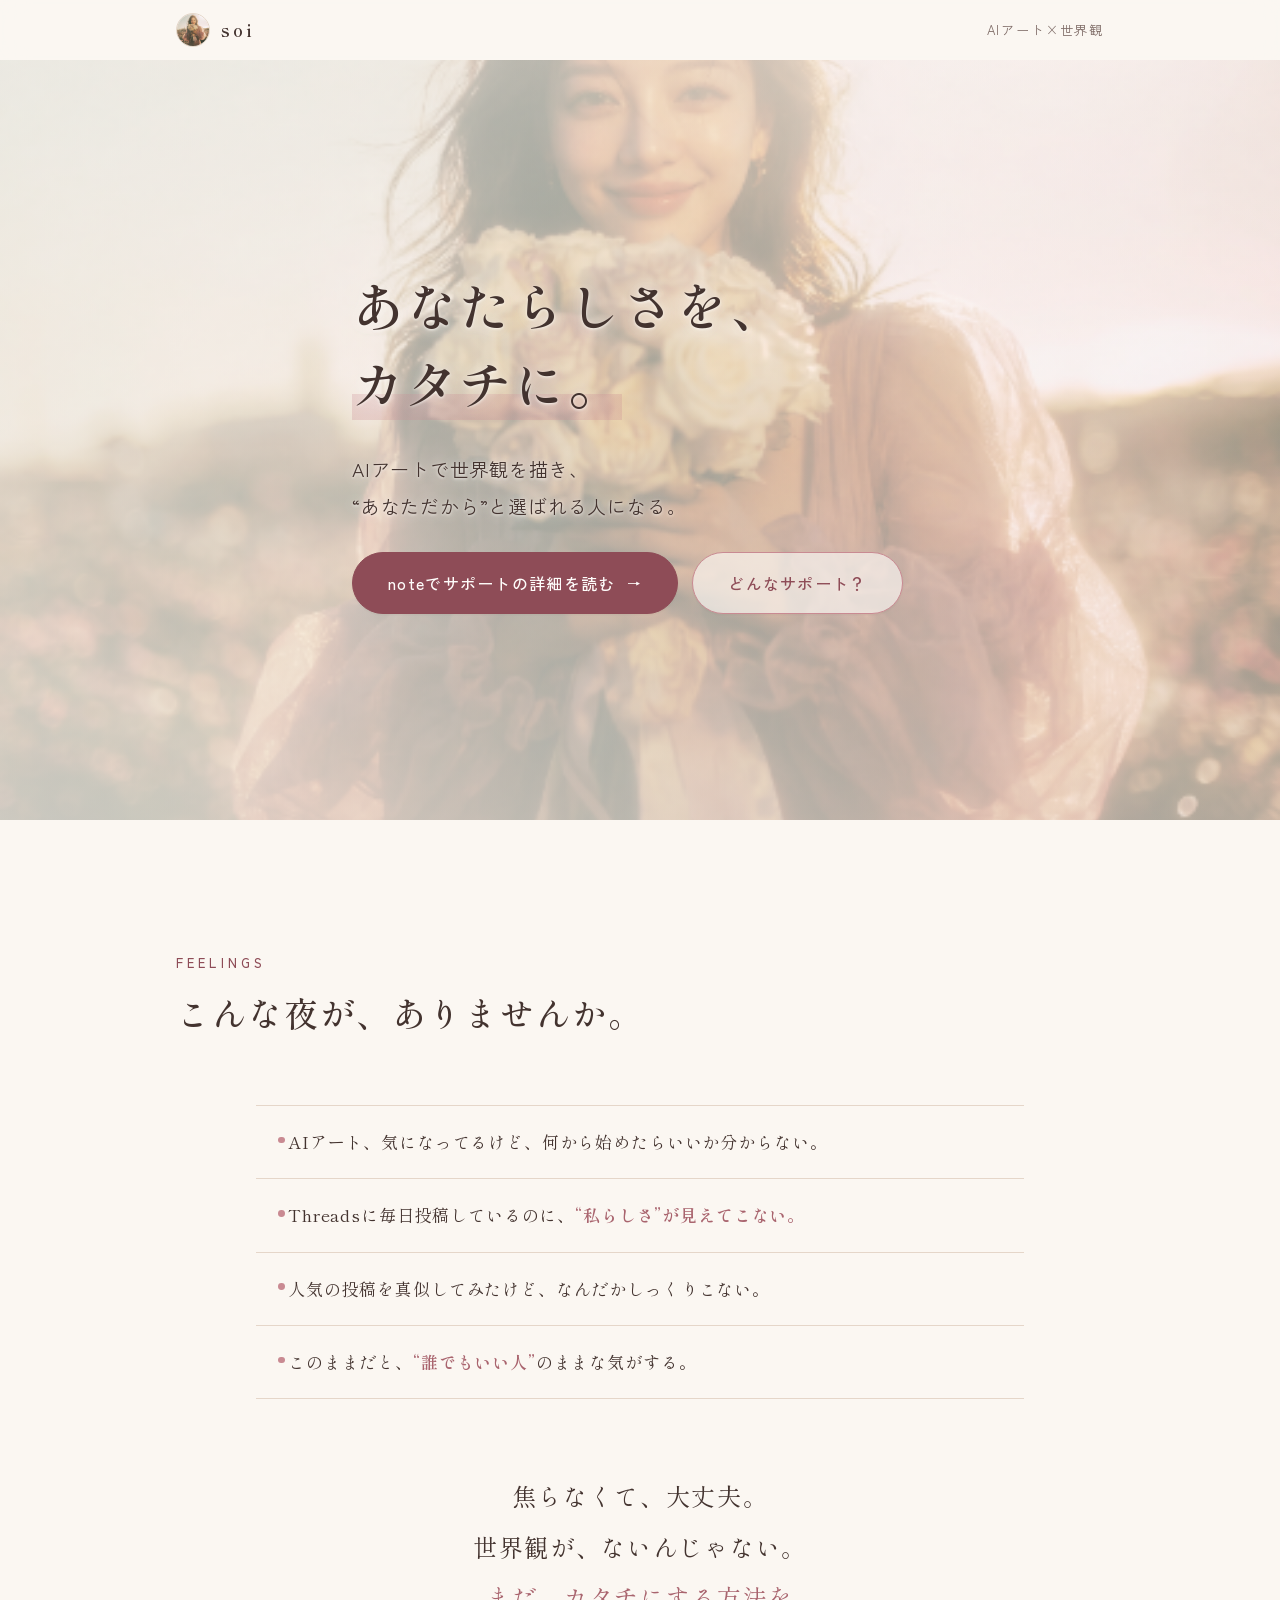
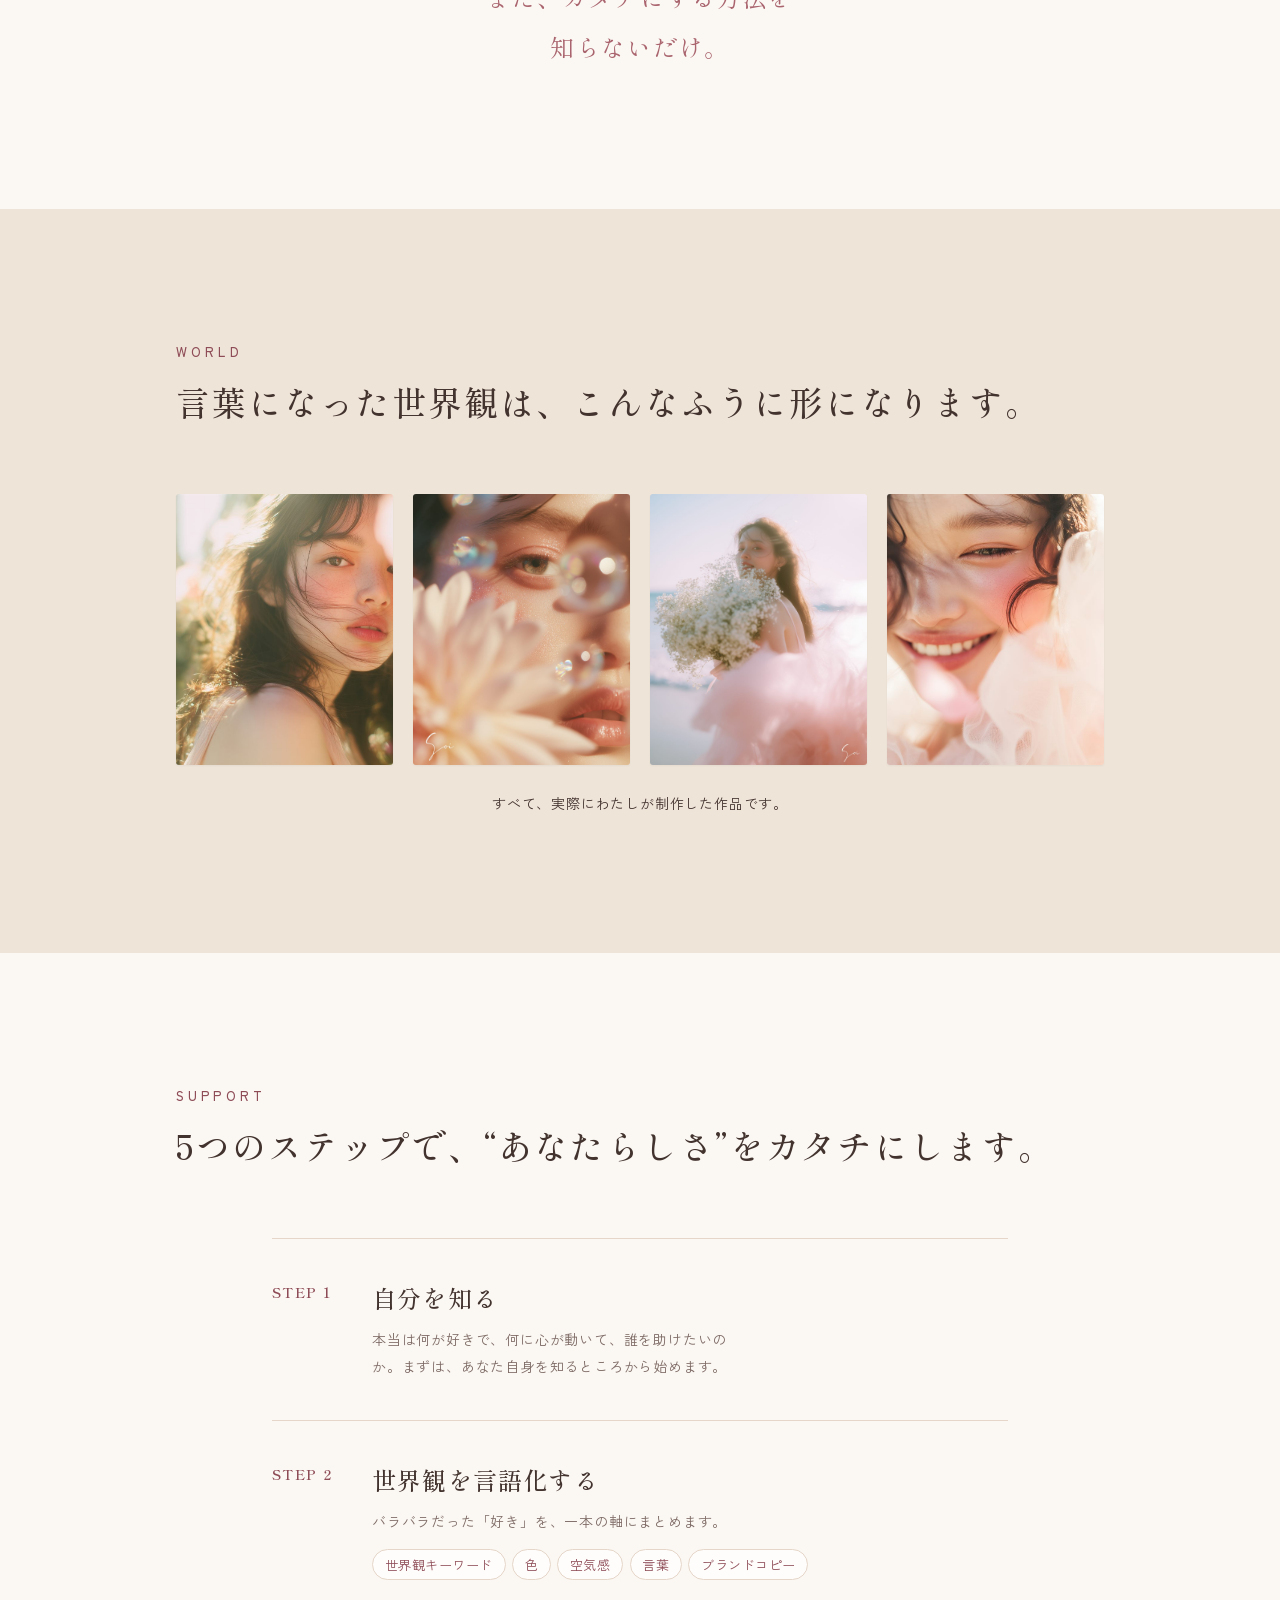
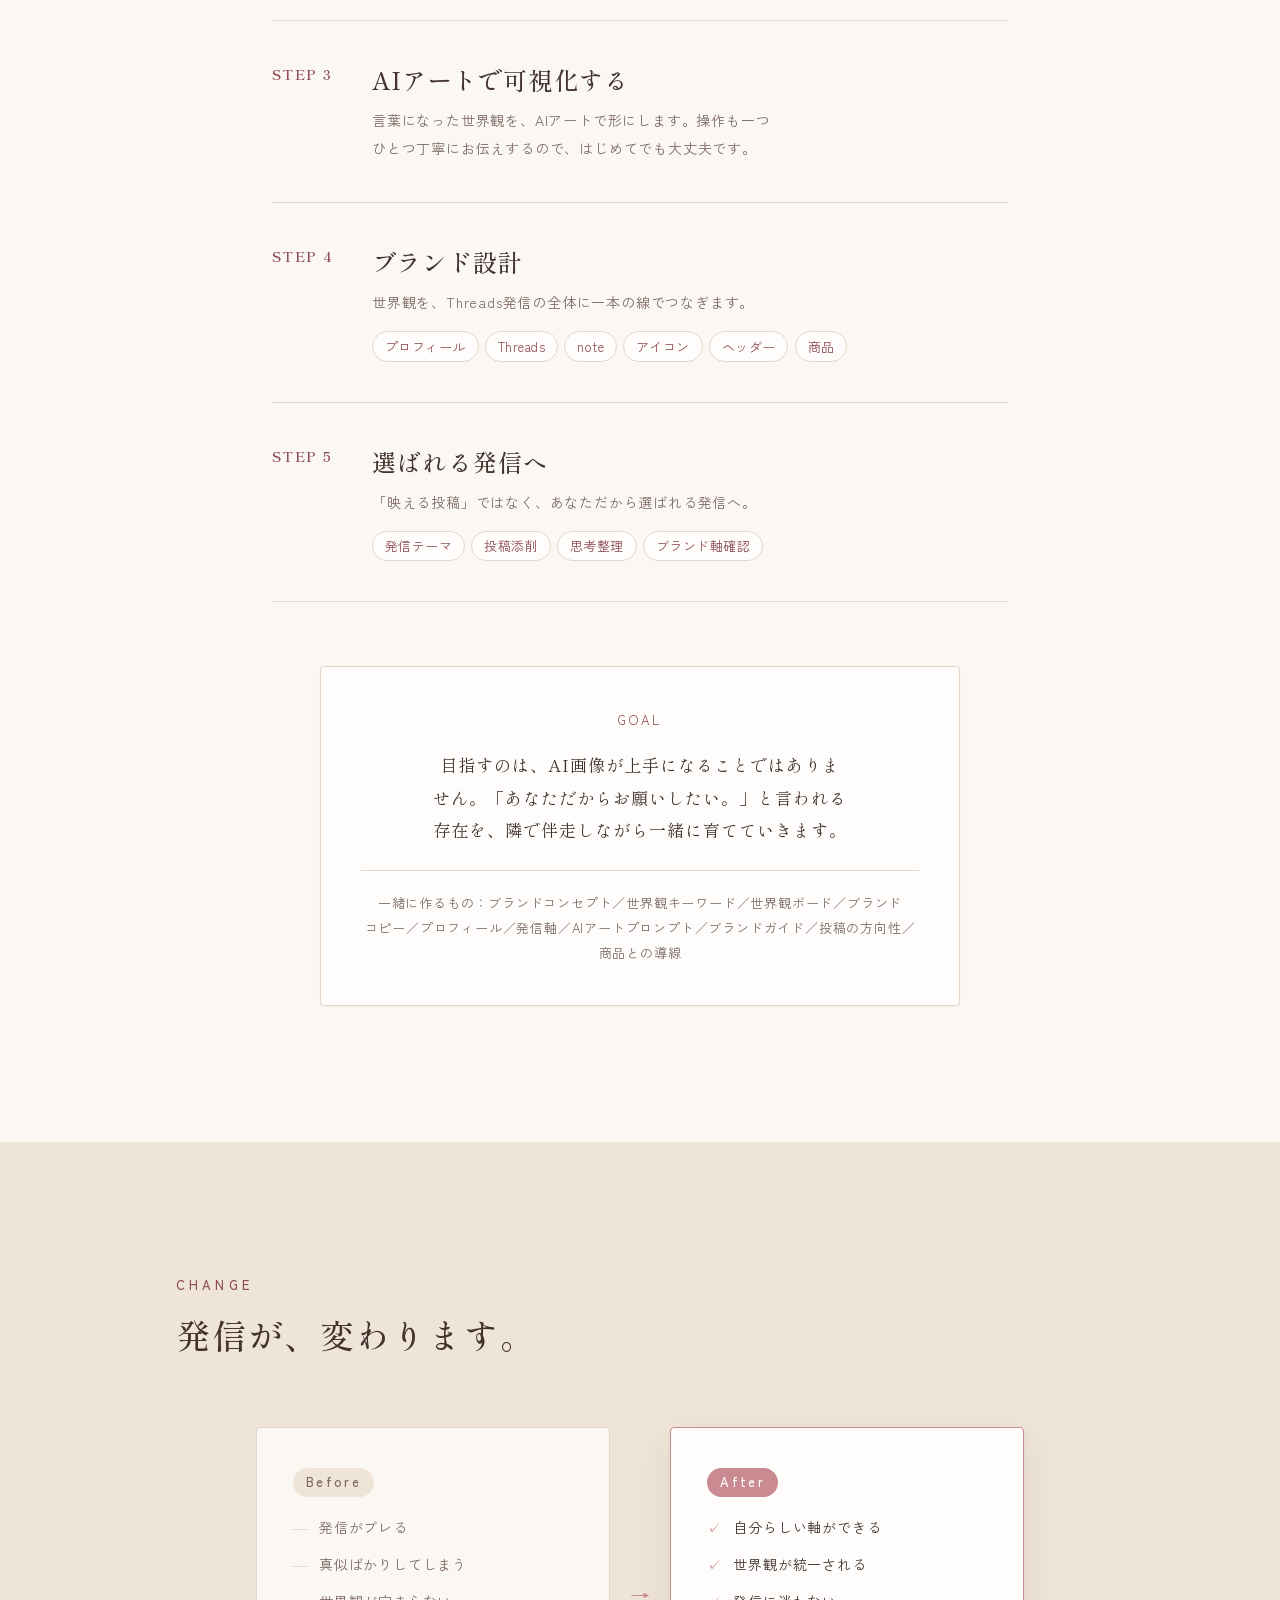
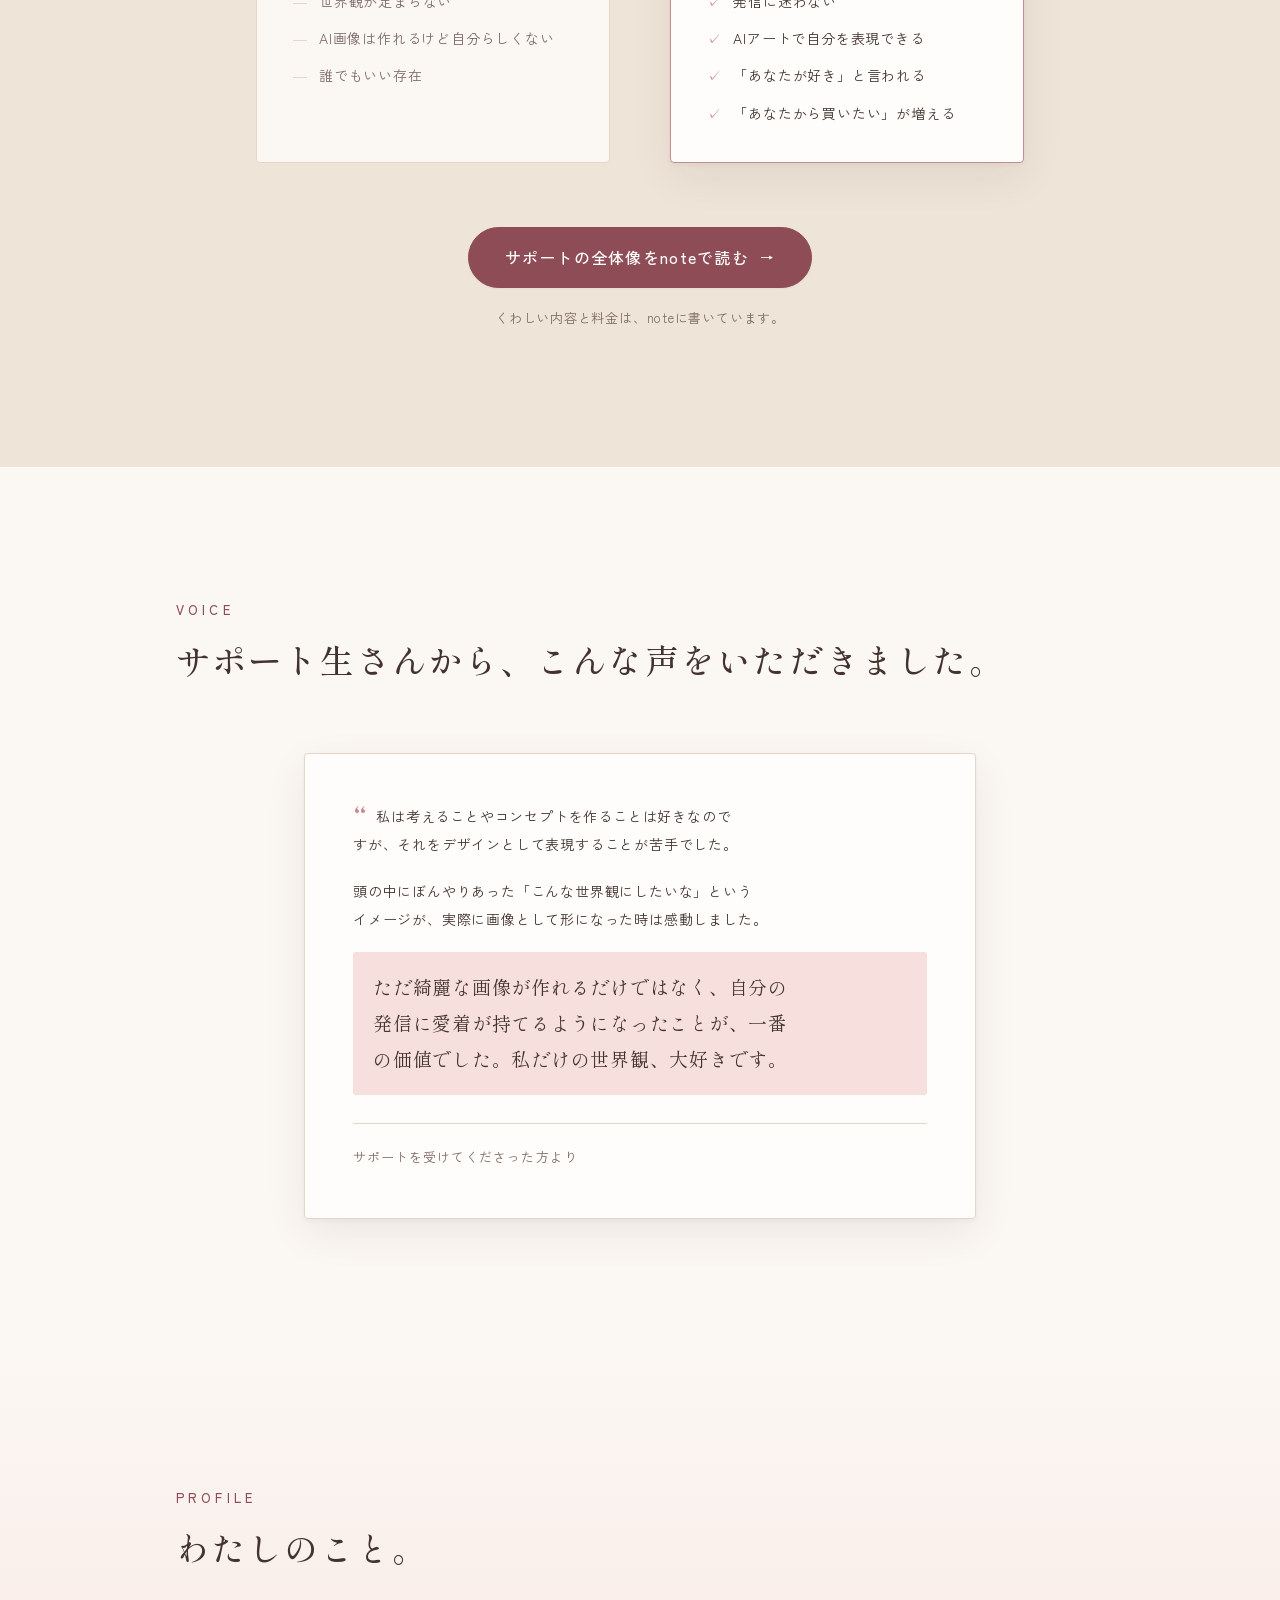
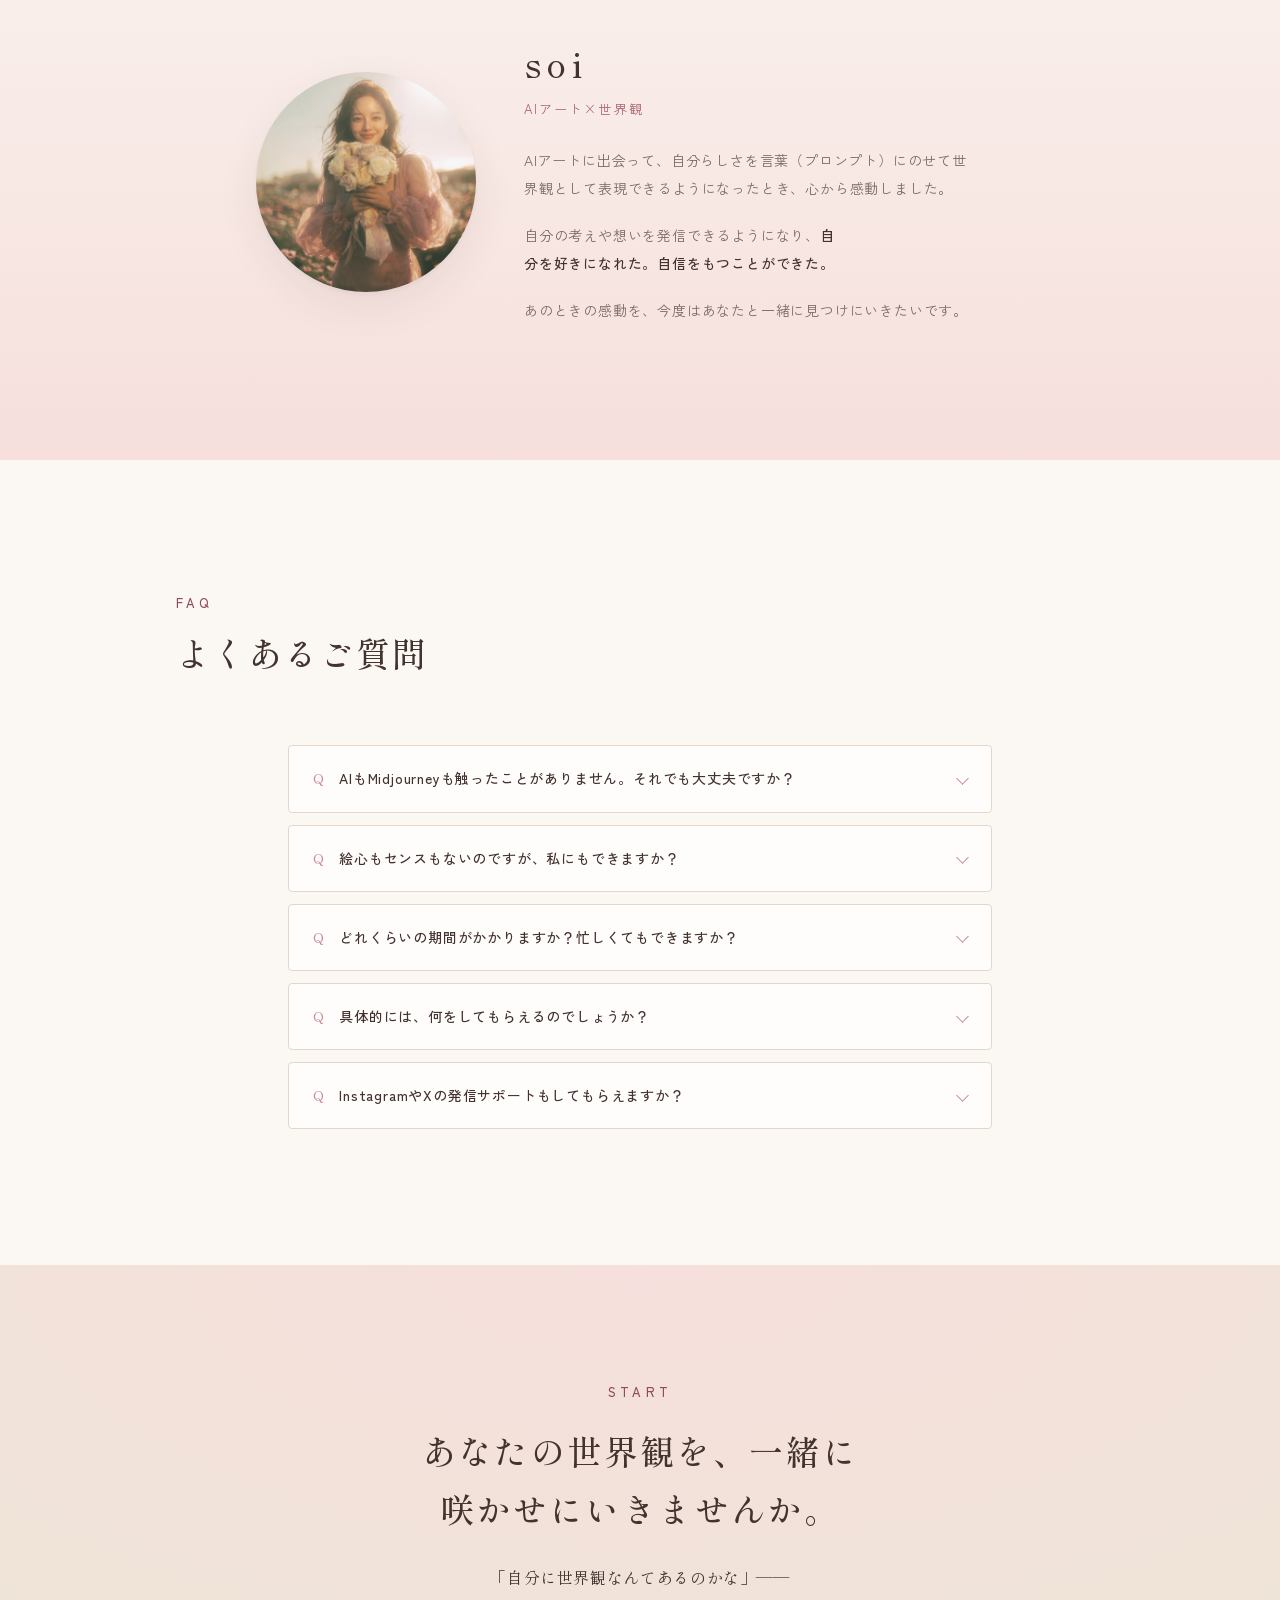
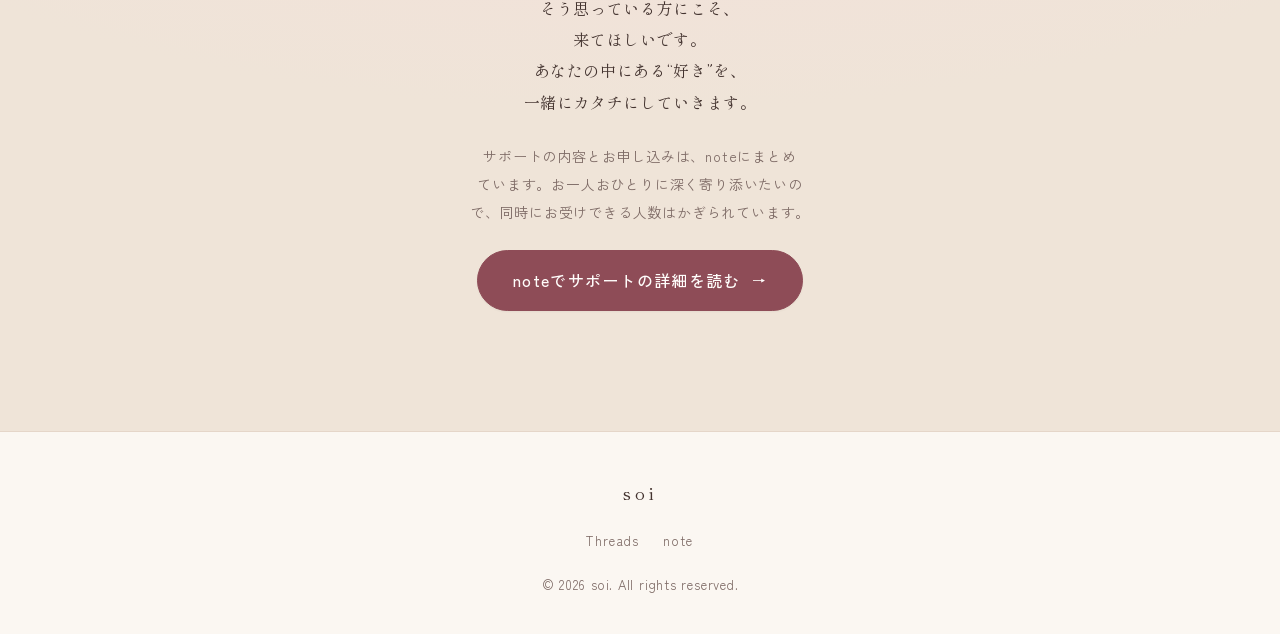
<file: index.html>
<!DOCTYPE html>
<html lang="ja">
<head>
<meta charset="UTF-8">
<meta name="viewport" content="width=device-width, initial-scale=1">
<title>あなたらしさを、カタチに。｜soi ── AIアート×世界観</title>
<meta name="description" content="AIアートで世界観を描き、“あなただから”と選ばれる人になる。自己理解から言語化・可視化・Threads発信のブランド設計まで、マンツーマンで伴走します。">

<meta name="theme-color" content="#FBF7F2">
<meta name="color-scheme" content="light">

<!-- SNS（LINE・X・Threadsなど）でシェアされたときの表示。
     og:image と og:url は「https://」から始まる完全なURLでないと読み込まれないため、相対パスにしないこと。 -->
<meta property="og:type" content="website">
<meta property="og:site_name" content="soi">
<meta property="og:title" content="あなたらしさを、カタチに。｜soi">
<meta property="og:description" content="AIアートで世界観を描き、“あなただから”と選ばれる人になる。（Threads発信のサポート）">
<meta property="og:image" content="https://soiart.vercel.app/assets/ogp.jpg">
<meta property="og:image:width" content="1200">
<meta property="og:image:height" content="630">
<meta property="og:image:alt" content="あなたらしさを、カタチに。soiのAIアート×世界観サポート">
<meta property="og:url" content="https://soiart.vercel.app/">
<meta property="og:locale" content="ja_JP">
<meta name="twitter:card" content="summary_large_image">
<link rel="canonical" href="https://soiart.vercel.app/">

<link rel="icon" href="assets/favicon.svg" type="image/svg+xml">

<link rel="preconnect" href="https://fonts.googleapis.com">
<link rel="preconnect" href="https://fonts.gstatic.com" crossorigin>
<link href="https://fonts.googleapis.com/css2?family=Shippori+Mincho:wght@500;600&family=Zen+Kaku+Gothic+New:wght@400;500&display=swap" rel="stylesheet">

<style>
/* =========================================================
   1. デザイントークン色は hero.mp4 から実測した色みを基準にしています。ベース(生成り・砂) + メイン(ローズ) + 文字(焦茶) の3系統。
   ========================================================= */
:root {
  --cream:      #fbf7f2;   /* ベース：生成り */
  --sand:       #efe4d8;   /* ベース：砂・ベージュ */
  --blush:      #f6dfdc;   /* ベース：ごく淡いピンク */
  --rose:       #c98a92;   /* メイン：ローズ（面・線に使う） */
  --rose-deep:  #a9646e;   /* メイン：濃いローズ（文字・ボタンに使う） */
  --rose-ink:   #8e4c57;   /* メイン：最も濃いローズ（小さい文字用） */
  --ink:        #43332f;   /* 文字：赤みのある焦茶 */
  --ink-soft:   #7d6a65;   /* 文字：やわらかい補足色 */
  --line:       #e5d6c9;   /* 罫線 */
  --white:      #fffdfb;

  --shadow-sm:  0 1px 2px rgba(67,51,47,.05);
  --shadow:     0 2px 4px rgba(67,51,47,.04), 0 14px 40px rgba(67,51,47,.08);

  --mincho: "Shippori Mincho", "Hiragino Mincho ProN", "Yu Mincho", "YuMincho",
            "BIZ UDMincho", serif;
  --gothic: "Zen Kaku Gothic New", "Hiragino Sans", "Hiragino Kaku Gothic ProN",
            "Yu Gothic", "YuGothic", "BIZ UDPGothic", Meiryo, sans-serif;

  /* 文字サイズ（画面幅に応じてなめらかに変化） */
  --fs-xs:  0.8125rem;
  --fs-sm:  0.875rem;
  --fs-md:  1rem;
  --fs-lg:  clamp(1.0625rem, 1rem + .3vw, 1.1875rem);
  --fs-xl:  clamp(1.25rem, 1.1rem + .7vw, 1.5rem);
  --fs-2xl: clamp(1.5rem, 1.25rem + 1.3vw, 2.125rem);
  --fs-3xl: clamp(1.875rem, 1.4rem + 2.5vw, 3.25rem);

  --measure: 32em;                       /* 本文1行の最適な長さ */
  --pad: clamp(1.25rem, 5vw, 2rem);      /* 画面左右の余白 */
  --band: clamp(4.5rem, 12vw, 8.5rem);   /* セクション上下の余白（たっぷり） */
  --header-h: 60px;
}

/* =========================================================
   2. ベース
   ========================================================= */
*, *::before, *::after { box-sizing: border-box; }

html {
  scroll-behavior: smooth;
  scroll-padding-top: calc(var(--header-h) + 1rem);
  -webkit-text-size-adjust: 100%;
}

body {
  margin: 0;
  font-family: var(--gothic);
  font-size: var(--fs-md);
  font-weight: 400;
  line-height: 2;
  letter-spacing: .05em;
  color: var(--ink);
  background: var(--cream);
  -webkit-font-smoothing: antialiased;
  overflow-x: hidden;
}

h1, h2, h3, h4, p, ul, ol, figure, blockquote, dl, dd { margin: 0; padding: 0; }
ul, ol { list-style: none; }
img { max-width: 100%; height: auto; display: block; }
a { color: var(--rose-deep); }
/* カタカナ語が行の途中で真っ二つに割れるのを防ぐ（例:「プロン／プト」） */
.nowrap { white-space: nowrap; }

/* 自然な折り返しで、行末に1〜3文字だけ取り残される「孤立行」を防ぐ。
   text-wrap: pretty は日本語の短い文ではほぼ効かないため、複数行をならして調整する balance を使う（短〜中くらいの文向け）。対応ブラウザでのみ効き、未対応でも通常の折り返しに戻るだけなので安全。 */
.feeling, .step__text, .faq__q,
.voice__quote p, .profile__body p, .faq__a p, .final__lead {
  text-wrap: balance;
}

:focus-visible {
  outline: 2px solid var(--rose-deep);
  outline-offset: 3px;
  border-radius: 2px;
}

.wrap {
  width: 100%;
  max-width: 62rem;
  margin-inline: auto;
  padding-inline: var(--pad);
}
.wrap--narrow { max-width: 46rem; }

.sr-only {
  position: absolute; width: 1px; height: 1px;
  padding: 0; margin: -1px; overflow: hidden;
  clip: rect(0 0 0 0); white-space: nowrap; border: 0;
}

/* 見出しまわりの共通パーツ ------------------------------- */
.eyebrow {
  font-family: var(--gothic);
  font-size: var(--fs-xs);
  font-weight: 500;
  letter-spacing: .32em;
  text-transform: uppercase;
  color: var(--rose-ink);
  line-height: 1;
}

.band-title {
  font-family: var(--mincho);
  font-size: var(--fs-2xl);
  font-weight: 500;
  line-height: 1.65;
  letter-spacing: .06em;
  text-wrap: balance;
}

.band-head {
  display: flex;
  flex-direction: column;
  gap: 1rem;
  margin-bottom: clamp(2.5rem, 7vw, 4rem);
}

.section { padding-block: var(--band); }
.section--sand { background: var(--sand); }
.section--blush { background: linear-gradient(180deg, var(--cream), var(--blush)); }

/* =========================================================
   3. ボタン（CTA）
   ========================================================= */
.btn {
  display: inline-flex;
  align-items: center;
  justify-content: center;
  gap: .7em;
  padding: 1.15em 2.2em;
  font-family: var(--gothic);
  font-size: var(--fs-md);
  font-weight: 500;
  line-height: 1.4;
  letter-spacing: .08em;
  text-align: center;
  text-decoration: none;
  color: var(--white);
  background: var(--rose-ink);
  border: 1px solid var(--rose-ink);
  border-radius: 999px;
  box-shadow: var(--shadow-sm);
  transition: background .3s ease, border-color .3s ease,
              transform .3s ease, box-shadow .3s ease;
}
.btn:hover {
  background: #79404a;
  border-color: #79404a;
  transform: translateY(-2px);
  box-shadow: var(--shadow);
}
.btn:active { transform: translateY(0); }
.btn__arrow { font-size: .85em; transition: transform .3s ease; }
.btn:hover .btn__arrow { transform: translateX(4px); }

.btn--ghost {
  color: var(--rose-ink);
  background: rgba(255,253,251,.6);
  border-color: var(--rose);
}
.btn--ghost:hover { color: var(--white); background: var(--rose-deep); border-color: var(--rose-deep); }

.cta-note {
  margin-top: 1.1rem;
  font-size: var(--fs-xs);
  color: var(--ink-soft);
  letter-spacing: .06em;
}

/* =========================================================
   4. ヘッダー
   ========================================================= */
.header {
  position: sticky;
  top: 0;
  z-index: 50;
  height: var(--header-h);
  background: rgba(251,247,242,.82);
  backdrop-filter: blur(14px);
  -webkit-backdrop-filter: blur(14px);
  border-bottom: 1px solid transparent;
  transition: border-color .3s ease;
}
.header.is-scrolled { border-bottom-color: var(--line); }

.header__inner {
  display: flex;
  align-items: center;
  gap: .75rem;
  height: 100%;
}
.header__brand {
  display: inline-flex;
  align-items: center;
  gap: .7rem;
  text-decoration: none;
  color: var(--ink);
}
.header__icon {
  width: 34px;
  height: 34px;
  border-radius: 50%;
  object-fit: cover;
  border: 1px solid var(--line);
}
.header__name {
  font-family: var(--mincho);
  font-size: 1.0625rem;
  font-weight: 600;
  letter-spacing: .18em;
}
.header__tag {
  margin-left: auto;
  font-size: var(--fs-xs);
  letter-spacing: .14em;
  color: var(--ink-soft);
}

/* =========================================================
   5. ヒーロー（動画背景）
   ========================================================= */
.hero {
  position: relative;
  display: flex;
  align-items: center;
  /* ファーストビューに収める。svh はスマホのアドレスバー分を差し引いた高さ */
  min-height: min(calc(100svh - var(--header-h)), 760px);
  padding-block: clamp(3rem, 8vw, 5rem);
  overflow: hidden;
  isolation: isolate;
}

.hero__media {
  position: absolute;
  inset: 0;
  z-index: -2;
  background: var(--sand);
}
.hero__video {
  width: 100%;
  height: 100%;
  object-fit: cover;
  /* 横長(864x496)の映像を縦画面に敷くと左右が大きく切れる。被写体は画面の左寄りにいるため、左に寄せて顔が入るようにする */
  object-position: 30% 45%;
  display: block;
}

/* 動画は明るさが 92〜203 と大きく振れる（実測）。そのままだと明るい瞬間は白飛びし、暗転する瞬間は文字が沈む。ベールで明るさを一定に均しつつ、映像の動きは感じられる濃さに留める。 */
.hero__veil {
  position: absolute;
  inset: 0;
  z-index: -1;
  background:
    /* 文字が乗る左下を少し厚めに守る */
    linear-gradient(105deg,
      rgba(251,247,242,.62) 0%,
      rgba(251,247,242,.48) 45%,
      rgba(246,223,220,.30) 100%),
    linear-gradient(180deg,
      rgba(251,247,242,.20) 0%,
      rgba(251,247,242,.05) 40%,
      rgba(239,228,216,.42) 100%);
}

.hero__inner {
  display: flex;
  flex-direction: column;
  align-items: flex-start;
  gap: 1.75rem;
  max-width: 40rem;
}

.hero__title {
  font-family: var(--mincho);
  font-size: var(--fs-3xl);
  font-weight: 600;
  line-height: 1.5;
  letter-spacing: .04em;
  text-wrap: balance;
  /* 動画が暗転する瞬間でも文字が沈まないよう、白いにじみを添える */
  text-shadow: 0 1px 14px rgba(251,247,242,.95), 0 1px 3px rgba(251,247,242,.9);
}
.hero__title .accent {
  background: linear-gradient(transparent 66%, rgba(201,138,146,.28) 66%);
}

.hero__lead {
  max-width: var(--measure);
  font-size: var(--fs-lg);
  line-height: 1.95;
  color: var(--ink);
  text-shadow: 0 1px 12px rgba(251,247,242,.95), 0 1px 3px rgba(251,247,242,.85);
}

.hero__actions { display: flex; flex-wrap: wrap; gap: .875rem; }

/* =========================================================
   6. 共感セクション
   ========================================================= */
.feelings {
  display: grid;
  gap: 1px;
  max-width: 48rem;
  margin-inline: auto;
  background: var(--line);
  border-block: 1px solid var(--line);
}
.feeling {
  position: relative;
  padding: 1.25rem 1.375rem;
  padding-left: 2rem;
  background: var(--cream);
  font-family: var(--mincho);
  font-size: 17px;
  line-height: 1.9;
  letter-spacing: .05em;
}
.feeling::before {
  content: "";
  position: absolute;
  left: 1.375rem;
  top: 1.25rem;
  width: .4em;
  height: .4em;
  margin-top: .62em;
  border-radius: 50%;
  background: var(--rose);
}
.feeling strong { font-weight: 600; color: var(--rose-deep); }

.turn {
  max-width: var(--measure);
  margin: clamp(3rem, 8vw, 4.5rem) auto 0;
  font-family: var(--mincho);
  font-size: var(--fs-xl);
  line-height: 2.1;
  letter-spacing: .07em;
  text-align: center;
  text-wrap: balance;
}
.turn em { font-style: normal; color: var(--rose-deep); }

/* =========================================================
   7. 世界観の実例（作品ギャラリー）
   ========================================================= */
.works {
  display: grid;
  grid-template-columns: repeat(2, 1fr);
  gap: clamp(.75rem, 2.5vw, 1.25rem);
}
.work {
  position: relative;
  overflow: hidden;
  border-radius: 3px;
  background: var(--sand);
  box-shadow: var(--shadow-sm);
}
/* 作品は全枚数を同じ比率で並べる。ただし縦長にしすぎると、横長の作品の左右が切れて「片目だけ」のような絵になるため、
   4:5 のゆるやかな比率にとどめる。 */
.work img {
  width: 100%;
  height: 100%;
  aspect-ratio: 4 / 5;
  object-fit: cover;
  transition: transform 1.2s cubic-bezier(.22,.61,.36,1);
}
.work:hover img { transform: scale(1.04); }

/* 作品ごとに被写体の位置が違うので、切り取る中心を個別に指定する */
.work--p1 img { object-position: 64% 38%; }
.work--p2 img { object-position: 50% 45%; }
.work--p3 img { object-position: 52% 42%; }
.work--p4 img { object-position: 32% 45%; }

.works-note {
  margin-top: 1.5rem;
  font-size: var(--fs-sm);
  color: var(--ink);
  text-align: center;
}

/* セクション途中に置くCTA */
.cta-block {
  display: flex;
  flex-direction: column;
  align-items: center;
  margin-top: clamp(3rem, 7vw, 4rem);
  text-align: center;
}

/* =========================================================
   8. サポートの5ステップ
   ========================================================= */
.steps {
  counter-reset: step;
  display: grid;
  gap: 0;
  max-width: 46rem;
  margin-inline: auto;
}
.step {
  counter-increment: step;
  position: relative;
  display: grid;
  grid-template-columns: 4.5rem minmax(0, 1fr);
  gap: clamp(1rem, 3vw, 1.75rem);
  padding-block: clamp(1.75rem, 4vw, 2.5rem);
  border-top: 1px solid var(--line);
}
.steps .step:last-child { border-bottom: 1px solid var(--line); }

.step__no {
  font-family: var(--mincho);
  font-size: var(--fs-sm);
  font-weight: 600;
  letter-spacing: .1em;
  color: var(--rose-ink);
  line-height: 1.9;
}
.step__no::before { content: "STEP " counter(step); }

.step__title {
  font-family: var(--mincho);
  font-size: var(--fs-xl);
  font-weight: 500;
  line-height: 1.6;
  letter-spacing: .05em;
  margin-bottom: .5rem;
}
.step__text {
  max-width: var(--measure);
  font-size: var(--fs-sm);
  line-height: 1.95;
  color: var(--ink-soft);
}
.step__tags {
  display: flex;
  flex-wrap: wrap;
  gap: .4rem;
  margin-top: .9rem;
}
.step__tag {
  padding: .35em .9em;
  font-size: var(--fs-xs);
  letter-spacing: .04em;
  color: var(--rose-ink);
  background: var(--white);
  border: 1px solid var(--line);
  border-radius: 999px;
  line-height: 1.5;
}

.goal {
  max-width: 40rem;
  margin: clamp(3rem, 7vw, 4rem) auto 0;
  padding: clamp(1.75rem, 5vw, 2.5rem);
  text-align: center;
  background: var(--white);
  border: 1px solid var(--line);
  border-radius: 4px;
  box-shadow: var(--shadow-sm);
}
.goal__label {
  font-size: var(--fs-xs);
  letter-spacing: .24em;
  color: var(--rose-ink);
  text-transform: uppercase;
}
.goal__text {
  margin-top: 1rem;
  font-family: var(--mincho);
  font-size: 17px;
  line-height: 1.9;
  letter-spacing: .06em;
  text-wrap: balance;
}
.goal__sub {
  margin-top: 1.5rem;
  padding-top: 1.25rem;
  border-top: 1px solid var(--line);
  font-size: var(--fs-xs);
  line-height: 1.9;
  color: var(--ink-soft);
}

/* =========================================================
   9. Before / After
   ========================================================= */
.ba {
  display: grid;
  grid-template-columns: 1fr;
  gap: 1.25rem;
  max-width: 48rem;
  margin-inline: auto;
}
.ba__col {
  padding: clamp(1.5rem, 4vw, 2.25rem);
  border-radius: 4px;
  border: 1px solid var(--line);
}
.ba__col--before { background: var(--cream); }
.ba__col--after {
  background: var(--white);
  border-color: var(--rose);
  box-shadow: var(--shadow);
}
.ba__label {
  display: inline-block;
  margin-bottom: 1.1rem;
  padding: .3em 1em;
  font-size: var(--fs-xs);
  font-weight: 500;
  letter-spacing: .18em;
  border-radius: 999px;
  line-height: 1.6;
}
.ba__col--before .ba__label { color: var(--ink-soft); background: var(--sand); }
.ba__col--after  .ba__label { color: var(--white);    background: var(--rose); }

.ba__list { display: grid; gap: .75rem; font-size: var(--fs-sm); line-height: 1.8; }
.ba__list li { display: flex; gap: .7rem; }
.ba__list li::before { flex: 0 0 auto; }
.ba__col--before .ba__list li { color: var(--ink-soft); }
.ba__col--before .ba__list li::before { content: "―"; color: var(--line); }
.ba__col--after  .ba__list li::before { content: "✓"; color: var(--rose); }

.ba__arrow {
  justify-self: center;
  font-size: 1.25rem;
  color: var(--rose);
  line-height: 1;
}

/* =========================================================
   10. お客様の声
   ========================================================= */
.voice {
  max-width: 42rem;
  margin-inline: auto;
  padding: clamp(1.75rem, 5vw, 3rem);
  background: var(--white);
  border: 1px solid var(--line);
  border-radius: 4px;
  box-shadow: var(--shadow);
}
.voice__quote {
  display: grid;
  gap: 1.1rem;
  font-size: var(--fs-sm);
  line-height: 2.05;
  color: var(--ink);
}
.voice__quote p:first-child::before {
  content: "“";
  font-family: var(--mincho);
  font-size: 2.5em;
  line-height: 0;
  color: var(--rose);
  vertical-align: -.35em;
  margin-right: .1em;
}
.voice__highlight {
  padding: 1.1rem 1.25rem;
  background: var(--blush);
  border-radius: 3px;
  font-family: var(--mincho);
  font-size: var(--fs-lg);
  line-height: 1.9;
  letter-spacing: .04em;
}
.voice__who {
  margin-top: 1.75rem;
  padding-top: 1.25rem;
  border-top: 1px solid var(--line);
  font-size: var(--fs-xs);
  color: var(--ink-soft);
  letter-spacing: .08em;
}

/* =========================================================
   11. プロフィール
   ========================================================= */
.profile {
  display: grid;
  grid-template-columns: 1fr;
  gap: clamp(1.75rem, 5vw, 3rem);
  align-items: center;
  max-width: 48rem;
  margin-inline: auto;
}
.profile__photo {
  width: min(220px, 60%);
  justify-self: center;
  aspect-ratio: 1;
  border-radius: 50%;
  object-fit: cover;
  box-shadow: var(--shadow);
}
.profile__name {
  font-family: var(--mincho);
  font-size: var(--fs-2xl);
  font-weight: 500;
  letter-spacing: .16em;
  line-height: 1.4;
}
.profile__role {
  margin-top: .5rem;
  font-size: var(--fs-xs);
  letter-spacing: .16em;
  color: var(--rose-deep);
}
.profile__body {
  display: grid;
  gap: 1.1rem;
  margin-top: 1.5rem;
  max-width: var(--measure);
  font-size: var(--fs-sm);
  line-height: 2.05;
  color: var(--ink-soft);
}
.profile__body strong { color: var(--ink); font-weight: 500; }

/* =========================================================
   12. よくある質問
   ========================================================= */
.faq { display: grid; gap: .75rem; max-width: 44rem; margin-inline: auto; }
.faq__item {
  background: var(--white);
  border: 1px solid var(--line);
  border-radius: 4px;
  overflow: hidden;
}
.faq__q {
  display: flex;
  align-items: flex-start;
  gap: .9rem;
  padding: 1.25rem clamp(1rem, 3vw, 1.5rem);
  font-size: var(--fs-sm);
  font-weight: 500;
  line-height: 1.8;
  cursor: pointer;
  list-style: none;
  /* flexコンテナ内なので、質問文に<span>を入れるとgapが効いて語間に隙間が空いてしまう。折り返しの制御はここで行うこと。 */
  word-break: keep-all;
  overflow-wrap: anywhere;
}
.faq__q::-webkit-details-marker { display: none; }
.faq__q::before {
  content: "Q";
  flex: 0 0 auto;
  font-family: var(--mincho);
  color: var(--rose);
  line-height: 1.8;
}
.faq__q::after {
  content: "";
  flex: 0 0 auto;
  width: 9px; height: 9px;
  margin-top: .55em;
  margin-left: auto;
  border-right: 1.5px solid var(--rose);
  border-bottom: 1.5px solid var(--rose);
  transform: rotate(45deg);
  transition: transform .3s ease;
}
.faq__item[open] .faq__q::after { transform: rotate(-135deg); margin-top: .8em; }
.faq__a {
  display: flex;
  gap: .9rem;
  padding: 0 clamp(1rem, 3vw, 1.5rem) 1.4rem;
  font-size: var(--fs-sm);
  line-height: 2;
  color: var(--ink-soft);
}
.faq__a-body { display: grid; gap: .9rem; }
.faq__a::before {
  content: "A";
  flex: 0 0 auto;
  font-family: var(--mincho);
  color: var(--ink-soft);
}

/* =========================================================
   13. 最後のCTA
   ========================================================= */
.final {
  position: relative;
  padding-block: clamp(4.5rem, 12vw, 7.5rem);
  text-align: center;
  background:
    radial-gradient(120% 90% at 50% 0%, var(--blush) 0%, transparent 65%),
    var(--sand);
}
.final__inner {
  display: flex;
  flex-direction: column;
  align-items: center;
  gap: 1.5rem;
}
.final__title {
  font-family: var(--mincho);
  font-size: var(--fs-2xl);
  font-weight: 500;
  line-height: 1.7;
  letter-spacing: .07em;
  text-wrap: balance;
}
.final__whisper {
  max-width: 26em;
  font-family: var(--mincho);
  font-size: var(--fs-md);
  line-height: 1.95;
  letter-spacing: .04em;
  color: var(--ink);
  text-wrap: balance;
}
.final__lead { max-width: 28em; color: var(--ink-soft); font-size: var(--fs-sm); }

/* =========================================================
   14. フッター
   ========================================================= */
.footer {
  padding-block: 2.75rem 2.25rem;
  background: var(--cream);
  border-top: 1px solid var(--line);
  text-align: center;
}
.footer__inner { display: flex; flex-direction: column; align-items: center; gap: 1.1rem; }
.footer__name {
  font-family: var(--mincho);
  font-size: 1.0625rem;
  letter-spacing: .2em;
}
.footer__links { display: flex; flex-wrap: wrap; justify-content: center; gap: 1.5rem; }
.footer__links a {
  font-size: var(--fs-xs);
  letter-spacing: .1em;
  color: var(--ink-soft);
  text-decoration: none;
  border-bottom: 1px solid transparent;
  transition: color .25s ease, border-color .25s ease;
}
.footer__links a:hover { color: var(--rose-deep); border-bottom-color: var(--rose); }
.footer__copy { font-size: var(--fs-xs); color: var(--ink-soft); letter-spacing: .06em; }

/* =========================================================
   15. スクロールで現れる演出（1種類のみ）
   ========================================================= */
.reveal { transition: opacity 1s cubic-bezier(.22,.61,.36,1), transform 1s cubic-bezier(.22,.61,.36,1); }
.reveal-on .reveal { opacity: 0; transform: translateY(16px); }
.reveal-on .reveal.is-in { opacity: 1; transform: none; }

/* =========================================================
   16. 画面幅による調整（スマホ最優先 → 広い画面で足していく）
   ========================================================= */
@media (min-width: 40rem) {
  .ba { grid-template-columns: 1fr auto 1fr; align-items: stretch; }
  .ba__arrow { align-self: center; }
  /* 広い画面：4枚を横一列に */
  .works { grid-template-columns: repeat(4, 1fr); }
}

@media (min-width: 52rem) {
  .profile { grid-template-columns: 220px minmax(0, 1fr); }
  .profile__photo { width: 220px; justify-self: start; }
  .profile__text { text-align: left; }
}

@media (max-width: 39.99rem) {
  /* スマホは縦長。ヒーローを高くしすぎると横長の動画が拡大されすぎて被写体が切れるため、高さを抑えて映像が見える範囲を広げる */
  .hero { min-height: min(calc(74svh - var(--header-h)), 620px); }
  .ba__arrow { transform: rotate(90deg); }
  .hero__actions .btn { flex: 1 1 100%; }
  .step { grid-template-columns: 1fr; gap: .35rem; }
  .step__no { line-height: 1.5; }
}

/* 動きを減らす設定の人には、動かさない */
@media (prefers-reduced-motion: reduce) {
  html { scroll-behavior: auto; }
  *, *::before, *::after {
    animation-duration: .01ms !important;
    transition-duration: .01ms !important;
  }
  .reveal-on .reveal { opacity: 1; transform: none; }
  .work:hover img { transform: none; }
}

/* 印刷 */
@media print {
  .header, .hero__media, .hero__veil { display: none; }
  .reveal-on .reveal { opacity: 1 !important; transform: none !important; }
}
</style>
</head>
<body>

<!-- ============================================================
     ヘッダー
     ============================================================ -->
<header class="header" id="header">
  <div class="wrap header__inner">
    <a class="header__brand" href="#top">
      <img class="header__icon" src="assets/soi-portrait.png" alt="" width="34" height="34">
      <span class="header__name">soi</span>
    </a>
    <span class="header__tag">AIアート×世界観</span>
  </div>
</header>

<main id="top">

  <!-- ==========================================================
       1. ヒーロー
       ========================================================== -->
  <section class="hero">
    <div class="hero__media" aria-hidden="true">
      <video class="hero__video" id="hero-video"
             src="assets/hero.mp4"
             poster="assets/soi-portrait.png"
             autoplay muted loop playsinline preload="metadata"
             tabindex="-1"></video>
    </div>
    <div class="hero__veil" aria-hidden="true"></div>

    <div class="wrap hero__inner">
      <h1 class="hero__title">
        あなたらしさを、<br>
        <span class="accent">カタチに。</span>
      </h1>

      <p class="hero__lead">
        AIアートで世界観を描き、<br>
        “あなただから”と選ばれる人になる。
      </p>

      <div class="hero__actions">
        <a class="btn" href="#" data-note-link>
          noteでサポートの詳細を読む <span class="btn__arrow" aria-hidden="true">→</span>
        </a>
        <a class="btn btn--ghost" href="#steps">どんなサポート？</a>
      </div>
    </div>
  </section>

  <!-- ==========================================================
       2. 共感
       ========================================================== -->
  <section class="section" aria-labelledby="feelings-title">
    <div class="wrap">
      <div class="band-head reveal">
        <p class="eyebrow">Feelings</p>
        <h2 class="band-title" id="feelings-title">こんな夜が、ありませんか。</h2>
      </div>

      <ul class="feelings reveal">
        <li class="feeling">AIアート、気になってるけど、何から始めたらいいか分からない。</li>
        <li class="feeling">Threadsに毎日投稿しているのに、<strong>“私らしさ”が見えてこない。</strong></li>
        <li class="feeling">人気の投稿を真似してみたけど、なんだかしっくりこない。</li>
        <li class="feeling">このままだと、<strong>“誰でもいい人”</strong>のままな気がする。</li>
      </ul>

      <p class="turn reveal">
        焦らなくて、大丈夫。<br>
        世界観が、ないんじゃない。<br>
        <em>まだ、カタチにする方法を<br>知らないだけ。</em>
      </p>
    </div>
  </section>

  <!-- ==========================================================
       3. 世界観の実例
       ========================================================== -->
  <section class="section section--sand" aria-labelledby="works-title">
    <div class="wrap">
      <div class="band-head reveal">
        <p class="eyebrow">World</p>
        <h2 class="band-title" id="works-title">言葉になった世界観は、こんなふうに形になります。</h2>
      </div>

      <div class="works reveal">
        <figure class="work work--p1">
          <img src="assets/work-1.jpg" alt="やわらかな光に透ける横顔と、淡いピンクの花のAIアート作品" width="1200" height="904" loading="lazy" decoding="async">
        </figure>
        <figure class="work work--p2">
          <img src="assets/work-2.jpg" alt="瞳とシャボン玉を近くから捉えた、繊細な質感のAIアート作品" width="1080" height="1350" loading="lazy" decoding="async">
        </figure>
        <figure class="work work--p3">
          <img src="assets/work-3.jpg" alt="かすみ草の花束と淡いピンクのドレス、海辺の光のAIアート作品" width="1080" height="1350" loading="lazy" decoding="async">
        </figure>
        <figure class="work work--p4">
          <img src="assets/work-4.jpg" alt="やわらかな光の中でほほえむ横顔のAIアート作品" width="1200" height="904" loading="lazy" decoding="async">
        </figure>
      </div>

      <p class="works-note reveal">すべて、実際にわたしが制作した作品です。</p>
    </div>
  </section>

  <!-- ==========================================================
       4. サポートの5ステップ
       ========================================================== -->
  <section class="section" id="steps" aria-labelledby="steps-title">
    <div class="wrap">
      <div class="band-head reveal">
        <p class="eyebrow">Support</p>
        <h2 class="band-title" id="steps-title">5つのステップで、“あなたらしさ”をカタチにします。</h2>
      </div>

      <ol class="steps">
        <li class="step reveal">
          <p class="step__no"></p>
          <div>
            <h3 class="step__title">自分を知る</h3>
            <p class="step__text">
              本当は何が好きで、何に心が動いて、誰を助けたいのか。まずは、あなた自身を知るところから始めます。
            </p>
          </div>
        </li>

        <li class="step reveal">
          <p class="step__no"></p>
          <div>
            <h3 class="step__title">世界観を言語化する</h3>
            <p class="step__text">
              バラバラだった「好き」を、一本の軸にまとめます。
            </p>
            <div class="step__tags">
              <span class="step__tag">世界観キーワード</span>
              <span class="step__tag">色</span>
              <span class="step__tag">空気感</span>
              <span class="step__tag">言葉</span>
              <span class="step__tag">ブランドコピー</span>
            </div>
          </div>
        </li>

        <li class="step reveal">
          <p class="step__no"></p>
          <div>
            <h3 class="step__title">AIアートで可視化する</h3>
            <p class="step__text">
              言葉になった世界観を、AIアートで形にします。操作も一つひとつ丁寧にお伝えするので、はじめてでも大丈夫です。
            </p>
          </div>
        </li>

        <li class="step reveal">
          <p class="step__no"></p>
          <div>
            <h3 class="step__title">ブランド設計</h3>
            <p class="step__text">
              世界観を、Threads発信の全体に一本の線でつなぎます。
            </p>
            <div class="step__tags">
              <span class="step__tag">プロフィール</span>
              <span class="step__tag">Threads</span>
              <span class="step__tag">note</span>
              <span class="step__tag">アイコン</span>
              <span class="step__tag">ヘッダー</span>
              <span class="step__tag">商品</span>
            </div>
          </div>
        </li>

        <li class="step reveal">
          <p class="step__no"></p>
          <div>
            <h3 class="step__title">選ばれる発信へ</h3>
            <p class="step__text">
              「映える投稿」ではなく、あなただから選ばれる発信へ。
            </p>
            <div class="step__tags">
              <span class="step__tag">発信テーマ</span>
              <span class="step__tag">投稿添削</span>
              <span class="step__tag">思考整理</span>
              <span class="step__tag">ブランド軸確認</span>
            </div>
          </div>
        </li>
      </ol>

      <div class="goal reveal">
        <p class="goal__label">Goal</p>
        <p class="goal__text">
          目指すのは、AI画像が上手になることではありません。「あなただからお願いしたい。」と言われる存在を、隣で伴走しながら一緒に育てていきます。
        </p>
        <p class="goal__sub">
          一緒に作るもの：ブランド<span class="nowrap">コンセプト</span>／世界観<span class="nowrap">キーワード</span>／世界観<span class="nowrap">ボード</span>／ブランド<span class="nowrap">コピー</span>／<span class="nowrap">プロフィール</span>／発信軸／<span class="nowrap">AIアート</span><span class="nowrap">プロンプト</span>／ブランド<span class="nowrap">ガイド</span>／投稿の方向性／商品との導線
        </p>
      </div>
    </div>
  </section>

  <!-- ==========================================================
       5. Before / After
       ========================================================== -->
  <section class="section section--sand" aria-labelledby="ba-title">
    <div class="wrap">
      <div class="band-head reveal">
        <p class="eyebrow">Change</p>
        <h2 class="band-title" id="ba-title">発信が、変わります。</h2>
      </div>

      <div class="ba reveal">
        <div class="ba__col ba__col--before">
          <p class="ba__label">Before</p>
          <ul class="ba__list">
            <li>発信がブレる</li>
            <li>真似ばかりしてしまう</li>
            <li>世界観が定まらない</li>
            <li>AI画像は作れるけど自分らしくない</li>
            <li>誰でもいい存在</li>
          </ul>
        </div>

        <div class="ba__arrow" aria-hidden="true">→</div>

        <div class="ba__col ba__col--after">
          <p class="ba__label">After</p>
          <ul class="ba__list">
            <li>自分らしい軸ができる</li>
            <li>世界観が統一される</li>
            <li>発信に迷わない</li>
            <li>AIアートで自分を表現できる</li>
            <li>「あなたが好き」と言われる</li>
            <li>「あなたから買いたい」が増える</li>
          </ul>
        </div>
      </div>

      <div class="cta-block reveal">
        <a class="btn" href="#" data-note-link>
          サポートの全体像をnoteで読む <span class="btn__arrow" aria-hidden="true">→</span>
        </a>
        <p class="cta-note">くわしい内容と料金は、noteに書いています。</p>
      </div>
    </div>
  </section>

  <!-- ==========================================================
       6. お客様の声
       ========================================================== -->
  <section class="section" aria-labelledby="voice-title">
    <div class="wrap">
      <div class="band-head reveal">
        <p class="eyebrow">Voice</p>
        <h2 class="band-title" id="voice-title">サポート生さんから、こんな声をいただきました。</h2>
      </div>

      <figure class="voice reveal">
        <blockquote class="voice__quote">
          <p>
            私は考えることや<span class="nowrap">コンセプト</span>を作ることは好きなのですが、それを<span class="nowrap">デザイン</span>として表現することが苦手でした。
          </p>
          <p>
            頭の中にぼんやりあった「こんな世界観にしたいな」という<span class="nowrap">イメージ</span>が、実際に画像として形になった時は感動しました。
          </p>
          <p class="voice__highlight">
            ただ綺麗な画像が作れるだけではなく、自分の発信に愛着が持てるようになったことが、一番の価値でした。私だけの世界観、<span class="nowrap">大好き</span>です。
          </p>
        </blockquote>
        <figcaption class="voice__who">サポートを受けてくださった方より</figcaption>
      </figure>
    </div>
  </section>

  <!-- ==========================================================
       7. プロフィール
       ========================================================== -->
  <section class="section section--blush" aria-labelledby="profile-title">
    <div class="wrap">
      <div class="band-head reveal">
        <p class="eyebrow">Profile</p>
        <h2 class="band-title" id="profile-title">わたしのこと。</h2>
      </div>

      <div class="profile reveal">
        <img class="profile__photo" src="assets/soi-portrait.png"
             alt="soiのプロフィール写真" width="220" height="220" loading="lazy" decoding="async">

        <div class="profile__text">
          <p class="profile__name">soi</p>
          <p class="profile__role">AIアート×世界観</p>

          <div class="profile__body">
            <p>
              AIアートに出会って、自分らしさを言葉（<span class="nowrap">プロンプト</span>）にのせて世界観として表現できるようになったとき、心から感動しました。
            </p>
            <p>
              自分の考えや想いを発信できるようになり、<strong>自分を好きになれた。自信をもつことができた。</strong>
            </p>
            <p>
              あのときの感動を、今度はあなたと一緒に見つけにいきたいです。
            </p>
          </div>
        </div>
      </div>
    </div>
  </section>

  <!-- ==========================================================
       8. よくある質問
       ========================================================== -->
  <section class="section" aria-labelledby="faq-title">
    <div class="wrap">
      <div class="band-head reveal">
        <p class="eyebrow">FAQ</p>
        <h2 class="band-title" id="faq-title">よくあるご質問</h2>
      </div>

      <div class="faq reveal">
        <details class="faq__item">
          <summary class="faq__q">AIもMidjourneyも触ったことがありません。それでも大丈夫ですか？</summary>
          <div class="faq__a">
            <div class="faq__a-body">
              <p>
                大丈夫です。まったく触れたことのない状態から始める方がほとんどです。
              </p>
              <p>
                むずかしい言葉は使わず、ひとつずつ噛み砕いて進めていきます。
              </p>
              <p>
                分からないところは、分かるまで何度でもお聞きください。
              </p>
            </div>
          </div>
        </details>

        <details class="faq__item">
          <summary class="faq__q">絵心もセンスもないのですが、私にもできますか？</summary>
          <div class="faq__a">
            <div class="faq__a-body">
              <p>
                センスは必要ありません。ここで作るのは「上手な絵」ではなく「あなたらしさ」だからです。
              </p>
              <p>
                頭の中がまだ言葉になっていなくても大丈夫。ヒアリングをしながら、一緒に整理していきます。
              </p>
            </div>
          </div>
        </details>

        <details class="faq__item">
          <summary class="faq__q">どれくらいの期間がかかりますか？忙しくてもできますか？</summary>
          <div class="faq__a">
            <div class="faq__a-body">
              <p>
                期間は決めていません。あなたの目標が叶うまで伴走します。
              </p>
              <p>
                進むペースもお任せいただけるので、急がなくて大丈夫です。
              </p>
            </div>
          </div>
        </details>

        <details class="faq__item">
          <summary class="faq__q">具体的には、何をしてもらえるのでしょうか？</summary>
          <div class="faq__a">
            <div class="faq__a-body">
              <p>
                ブランド<span class="nowrap">コンセプト</span>、世界観<span class="nowrap">キーワード</span>、世界観<span class="nowrap">ボード</span>、ブランド<span class="nowrap">コピー</span>、<span class="nowrap">プロフィール</span>、発信軸、<span class="nowrap">AIアート</span><span class="nowrap">プロンプト</span>、ブランド<span class="nowrap">ガイド</span>、投稿の方向性、商品との導線までを一緒に作ります。
              </p>
              <p>
                くわしい内容はnoteに書いていますので、ぜひ読んでみてください。
              </p>
            </div>
          </div>
        </details>

        <details class="faq__item">
          <summary class="faq__q">InstagramやXの発信サポートもしてもらえますか？</summary>
          <div class="faq__a">
            <div class="faq__a-body">
              <p>
                現在は、<span class="nowrap">Threads</span>発信に特化してサポートしています。
              </p>
              <p>
                InstagramやXは、対象外となります。あらかじめご了承ください。
              </p>
            </div>
          </div>
        </details>
      </div>
    </div>
  </section>

  <!-- ==========================================================
       9. 最後のCTA
       ========================================================== -->
  <section class="final" aria-labelledby="final-title">
    <div class="wrap wrap--narrow final__inner">
      <p class="eyebrow">Start</p>
      <h2 class="final__title" id="final-title">
        あなたの世界観を、一緒に咲かせにいきませんか。
      </h2>
      <p class="final__whisper">
        「自分に世界観なんてあるのかな」——<br>
        そう思っている方にこそ、<br>
        来てほしいです。<br>
        あなたの中にある“好き”を、<br>
        一緒にカタチにしていきます。
      </p>
      <p class="final__lead">
        サポートの内容とお申し込みは、noteにまとめています。お一人おひとりに深く寄り添いたいので、同時にお受けできる人数はかぎられています。
      </p>

      <a class="btn" href="#" data-note-link>
        noteでサポートの詳細を読む <span class="btn__arrow" aria-hidden="true">→</span>
      </a>
    </div>
  </section>

</main>

<!-- ============================================================
     フッター
     ============================================================ -->
<footer class="footer">
  <div class="wrap footer__inner">
    <p class="footer__name">soi</p>
    <nav class="footer__links" aria-label="外部リンク">
      <a href="https://www.threads.com/@soi.ai.studio" target="_blank" rel="noopener">Threads</a>
      <a href="#" data-note-link>note</a>
    </nav>
    <p class="footer__copy">&copy; 2026 soi. All rights reserved.</p>
  </div>
</footer>

<script>
(function () {
  'use strict';

  /* --- noteのリンク -----------------------------------------
     新しいサポート記事を書き直し中（申込みは8/18予定）。
     公開したら、ここにURLを入れるとページ内の全リンクに反映される。
     空のうちは「準備中です」と伝えて、まだ飛ばないようにしておく。 */
  var NOTE_URL = '';

  var noteLinks = document.querySelectorAll('[data-note-link]');
  noteLinks.forEach(function (a) {
    if (NOTE_URL) {
      a.setAttribute('href', NOTE_URL);
      a.setAttribute('target', '_blank');
      a.setAttribute('rel', 'noopener');
    } else {
      a.addEventListener('click', function (e) {
        e.preventDefault();
        alert('noteは近日公開予定です。もう少しだけお待ちください🌸');
      });
    }
  });

  /* --- スクロールでヘッダーに境界線 ------------------------ */
  var header = document.getElementById('header');
  var ticking = false;
  function onScroll() {
    if (header) header.classList.toggle('is-scrolled', window.scrollY > 8);
    ticking = false;
  }
  window.addEventListener('scroll', function () {
    if (!ticking) { window.requestAnimationFrame(onScroll); ticking = true; }
  }, { passive: true });
  onScroll();

  /* --- 動きを減らす設定の人には、背景動画を止める ---------- */
  var reduce = window.matchMedia('(prefers-reduced-motion: reduce)');
  var video = document.getElementById('hero-video');
  if (video && reduce.matches) {
    video.removeAttribute('autoplay');
    video.pause();
  }

  /* --- スクロールで現れる演出 ------------------------------
     監視が確実に動くと分かってから伏せる。JSやIntersectionObserverが使えない環境でも本文が必ず読める状態を保つため。            */
  var targets = document.querySelectorAll('.reveal');
  if (!targets.length || !('IntersectionObserver' in window) || reduce.matches) return;

  var fired = false;
  var io = new IntersectionObserver(function (entries) {
    fired = true;
    entries.forEach(function (entry) {
      // 一気に飛ばした時は交差せず通り過ぎるため、上へ抜けたものも表示する
      var passed = entry.boundingClientRect.bottom < 0;
      if (!entry.isIntersecting && !passed) return;
      entry.target.classList.add('is-in');
      io.unobserve(entry.target);
    });
  }, { threshold: 0.1, rootMargin: '0px 0px -48px 0px' });

  document.documentElement.classList.add('reveal-on');
  targets.forEach(function (el) { io.observe(el); });

  // 監視が一度も働かなかった環境では、演出をあきらめて全て表示する
  setTimeout(function () {
    if (fired) return;
    io.disconnect();
    targets.forEach(function (el) { el.classList.add('is-in'); });
  }, 1200);
})();
</script>
</body>
</html>
</file>
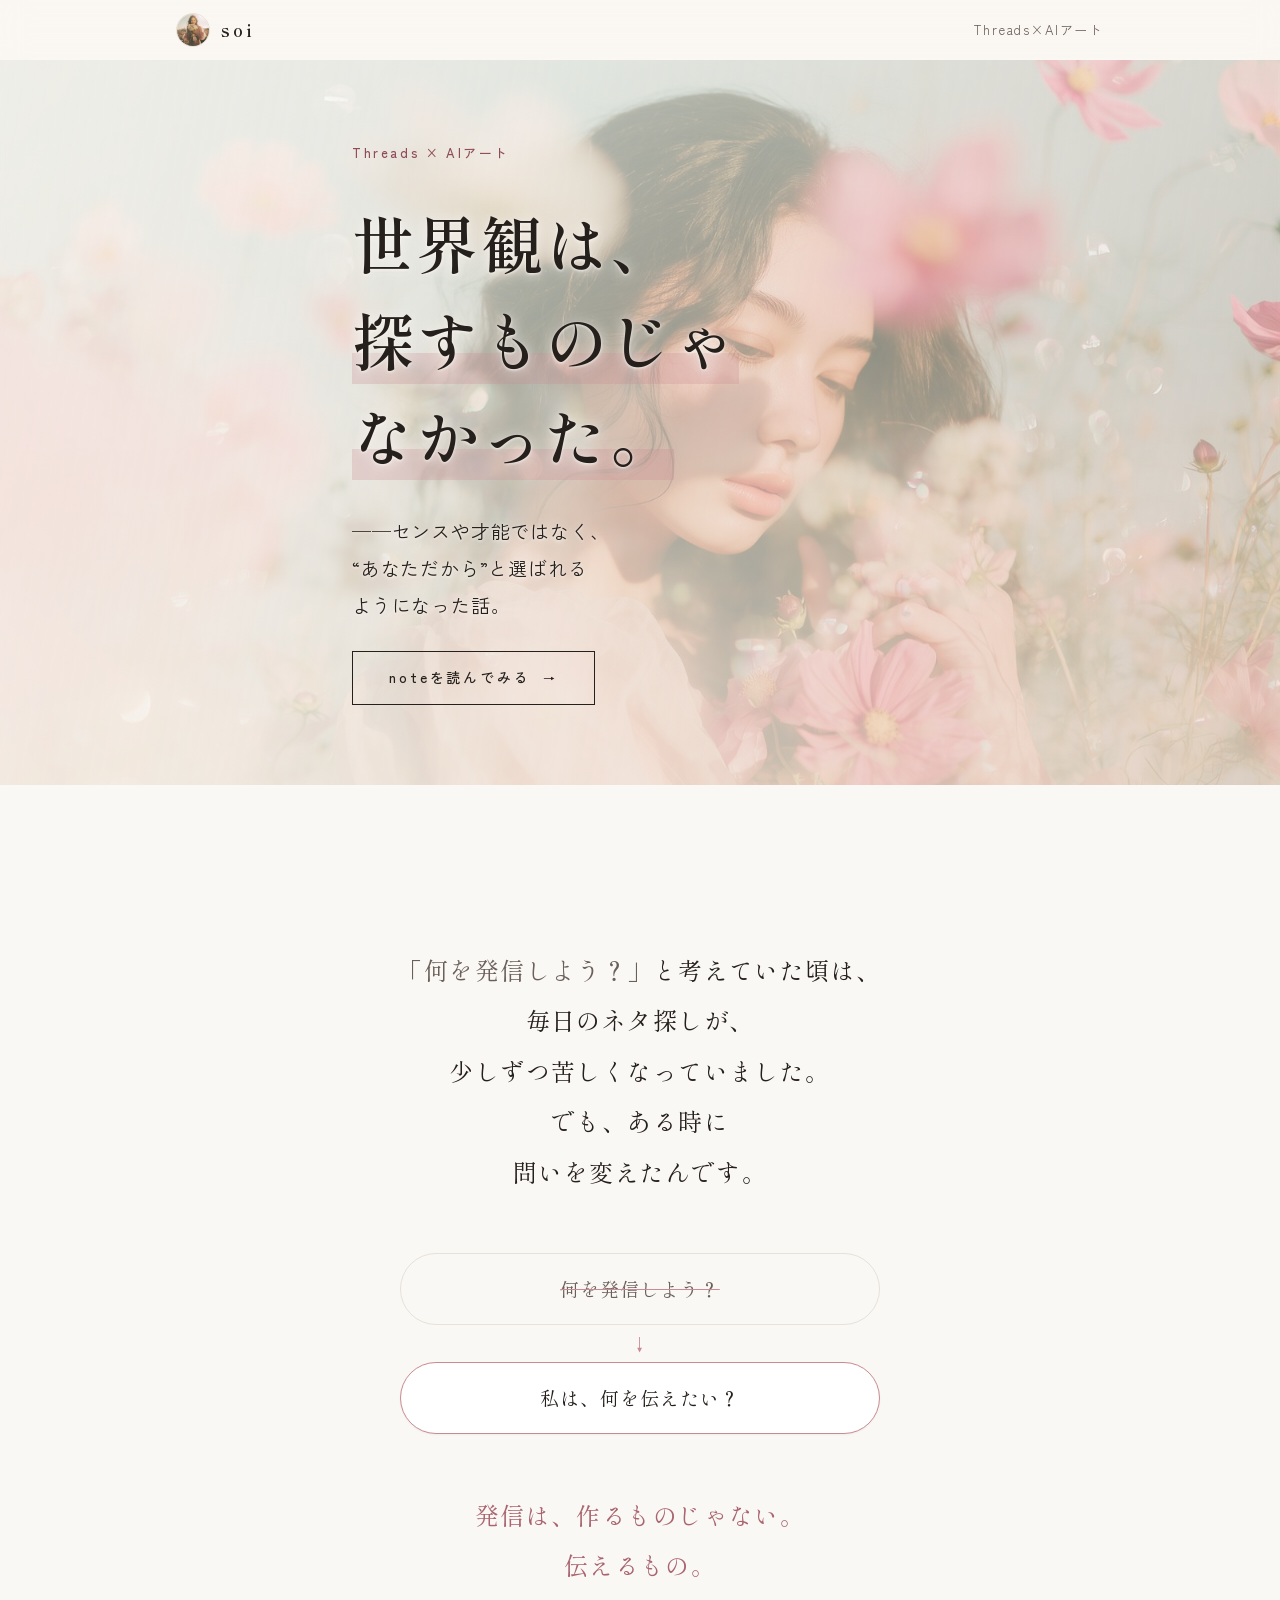
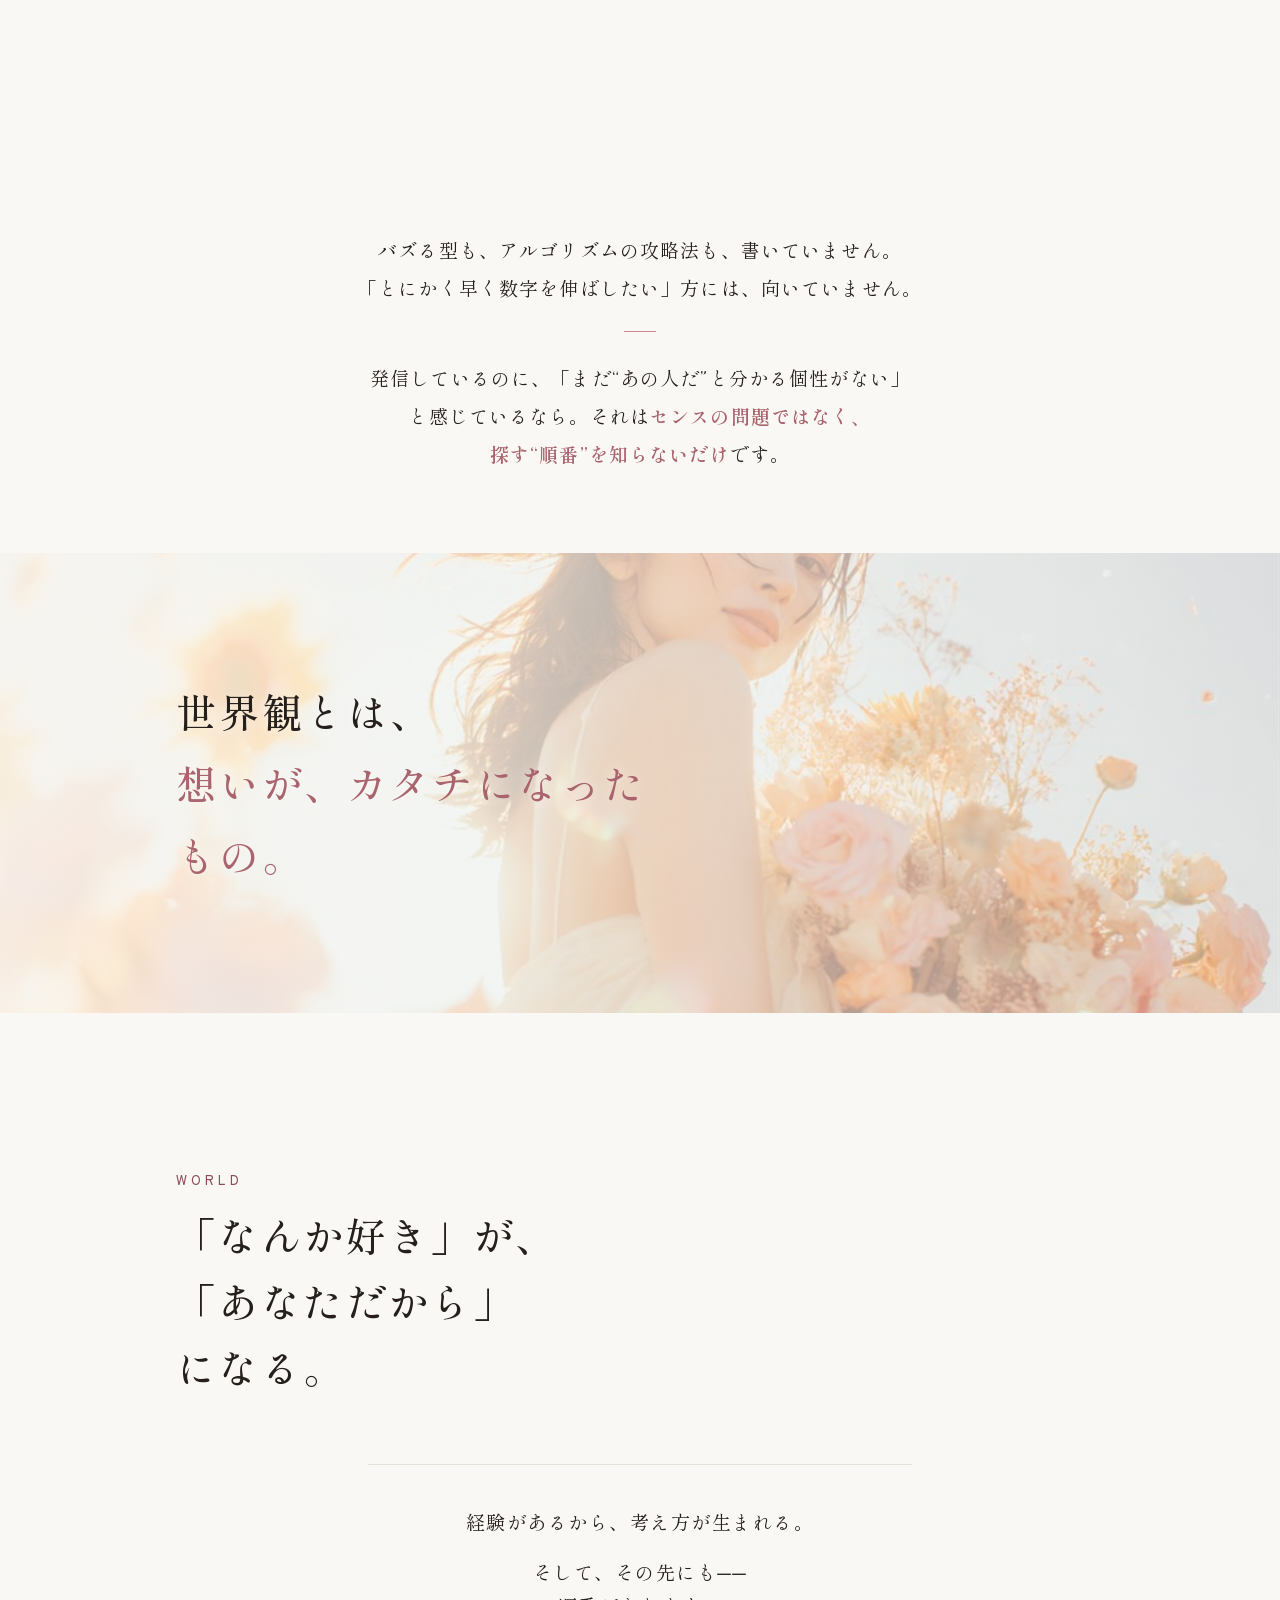
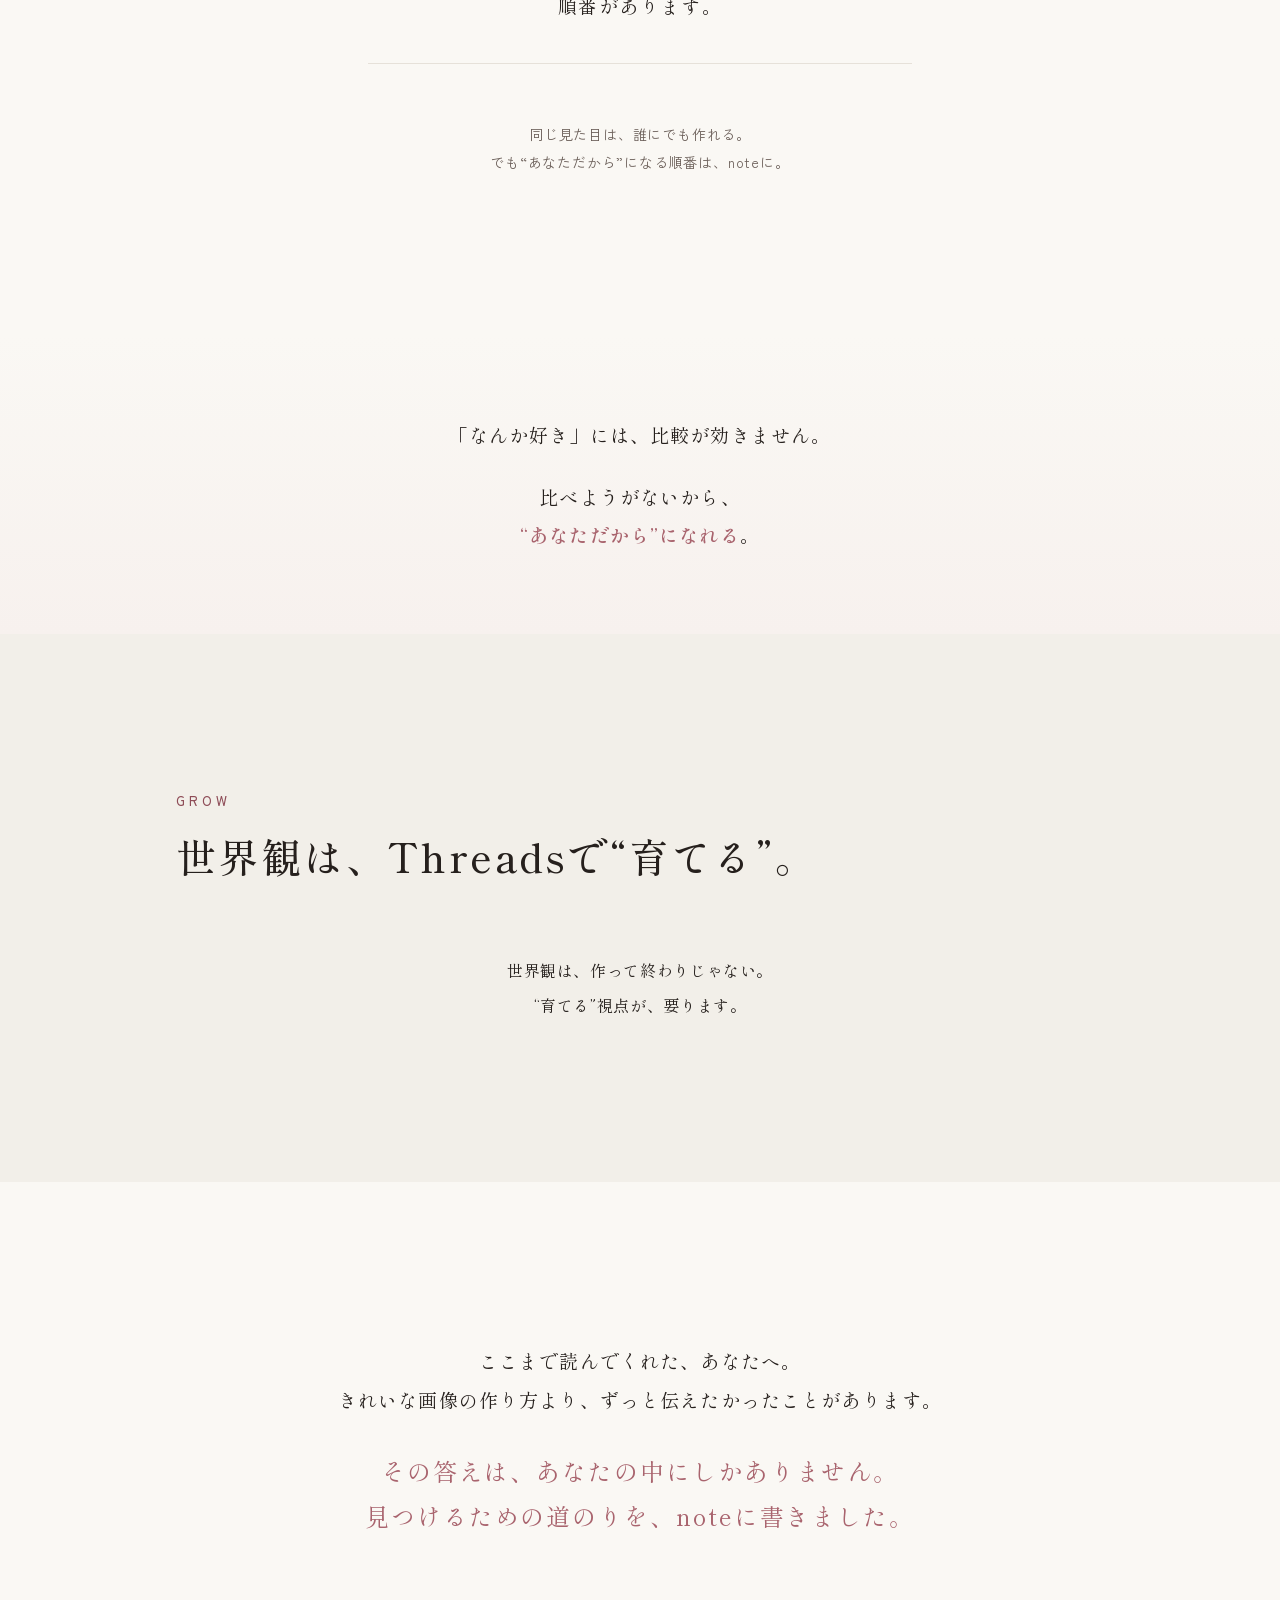
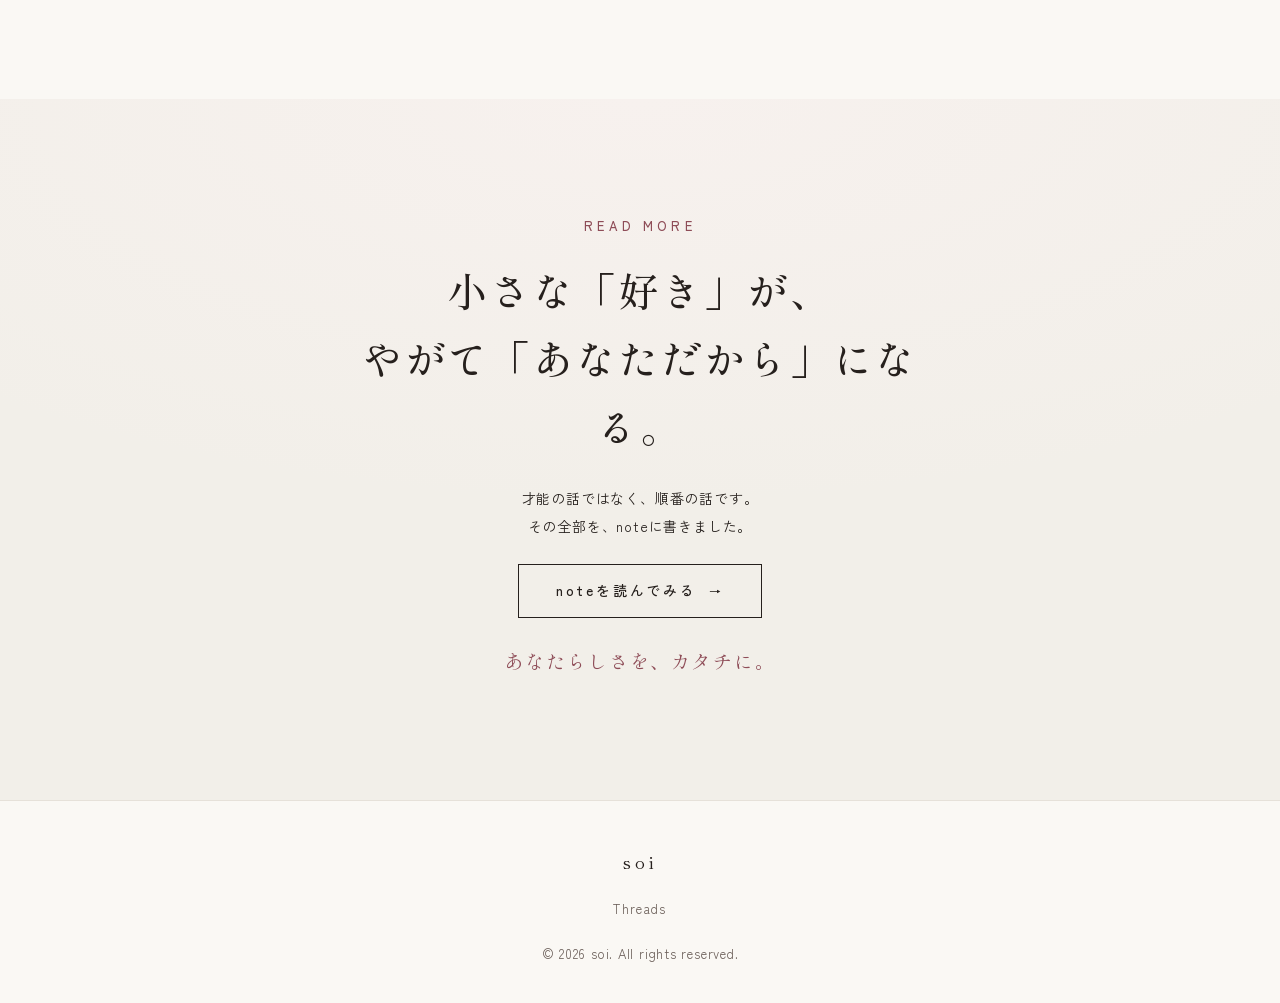
<file: hasshin.html>
<!DOCTYPE html>
<html lang="ja">
<head>
<meta charset="UTF-8">
<meta name="viewport" content="width=device-width, initial-scale=1">
<title>世界観は、探すものじゃなかった。｜soi ── Threads×AIアート</title>
<meta name="description" content="センスでも運でもなく、「経験→考え方→想い→言葉→世界観」という順番。それを知るだけで、比較されずに“あなただから”と選ばれる。才能ではなく、順番の話。">

<meta name="theme-color" content="#FBF7F2">
<meta name="color-scheme" content="light">

<!-- SNS（LINE・X・Threadsなど）でシェアされたときの表示。
     og:image と og:url は「https://」から始まる完全なURLにすること。 -->
<meta property="og:type" content="article">
<meta property="og:site_name" content="soi">
<meta property="og:title" content="世界観は、探すものじゃなかった。｜soi">
<meta property="og:description" content="才能でも運でもない。「経験→考え方→想い→言葉→世界観」の順番を知るだけで、“あなただから”と選ばれる。">
<meta property="og:image" content="https://soiart.vercel.app/assets/hasshin-ogp.jpg">
<meta property="og:image:width" content="1200">
<meta property="og:image:height" content="630">
<meta property="og:url" content="https://soiart.vercel.app/hasshin">
<meta property="og:locale" content="ja_JP">
<meta name="twitter:card" content="summary_large_image">
<link rel="canonical" href="https://soiart.vercel.app/hasshin">

<link rel="icon" href="assets/favicon.svg" type="image/svg+xml">

<link rel="preconnect" href="https://fonts.googleapis.com">
<link rel="preconnect" href="https://fonts.gstatic.com" crossorigin>
<link href="https://fonts.googleapis.com/css2?family=Shippori+Mincho:wght@500;600&family=Zen+Kaku+Gothic+New:wght@400;500&display=swap" rel="stylesheet">

<style>
/* =========================================================
   デザイントークン（1枚目 index.html と完全に同じ世界観）
   ========================================================= */
:root {
  --cream:      #faf8f4;
  --sand:       #f2efe9;
  --blush:      #f7f1ee;
  --rose:       #c98a92;
  --rose-deep:  #a9646e;
  --rose-ink:   #8e4c57;
  --ink:        #26201d;
  --ink-soft:   #6b5f59;
  --line:       #e6e1d9;
  --white:      #ffffff;

  --shadow-sm:  0 1px 2px rgba(67,51,47,.05);
  --shadow:     0 2px 4px rgba(67,51,47,.04), 0 14px 40px rgba(67,51,47,.08);

  --mincho: "Shippori Mincho", "Hiragino Mincho ProN", "Yu Mincho", "YuMincho", "BIZ UDMincho", serif;
  --gothic: "Zen Kaku Gothic New", "Hiragino Sans", "Hiragino Kaku Gothic ProN", "Yu Gothic", "YuGothic", "BIZ UDPGothic", Meiryo, sans-serif;

  --fs-xs:  0.8125rem;
  --fs-sm:  0.875rem;
  --fs-md:  1rem;
  --fs-lg:  clamp(1.0625rem, 1rem + .3vw, 1.1875rem);
  --fs-xl:  clamp(1.25rem, 1.1rem + .7vw, 1.5rem);
  --fs-2xl: clamp(1.625rem, 1.3rem + 1.6vw, 2.5rem);
  --fs-3xl: clamp(2.125rem, 1.5rem + 3vw, 4rem);

  --measure: 32em;
  --pad: clamp(1.25rem, 5vw, 2rem);
  --band: clamp(5.5rem, 14vw, 10rem);
  --header-h: 60px;
}

*, *::before, *::after { box-sizing: border-box; }

html {
  scroll-behavior: smooth;
  scroll-padding-top: calc(var(--header-h) + 1rem);
  -webkit-text-size-adjust: 100%;
}

body {
  margin: 0;
  font-family: var(--gothic);
  font-size: var(--fs-md);
  line-height: 2;
  letter-spacing: .05em;
  color: var(--ink);
  background: var(--cream);
  -webkit-font-smoothing: antialiased;
  overflow-x: hidden;
}

h1, h2, h3, p, ul, ol, figure, blockquote { margin: 0; padding: 0; }
ul, ol { list-style: none; }
img { max-width: 100%; height: auto; display: block; }
a { color: var(--rose-deep); }

:focus-visible { outline: 2px solid var(--rose-deep); outline-offset: 3px; border-radius: 2px; }

.wrap { width: 100%; max-width: 62rem; margin-inline: auto; padding-inline: var(--pad); }
.wrap--narrow { max-width: 44rem; }

.sr-only { position: absolute; width: 1px; height: 1px; padding: 0; margin: -1px; overflow: hidden; clip: rect(0 0 0 0); white-space: nowrap; border: 0; }

.eyebrow {
  font-family: var(--gothic);
  font-size: var(--fs-xs);
  font-weight: 500;
  letter-spacing: .32em;
  text-transform: uppercase;
  color: var(--rose-ink);
  line-height: 1;
}

.band-title {
  font-family: var(--mincho);
  font-size: var(--fs-2xl);
  font-weight: 500;
  line-height: 1.65;
  letter-spacing: .06em;
  text-wrap: balance;
}
.band-head { display: flex; flex-direction: column; gap: 1rem; margin-bottom: clamp(2.5rem, 7vw, 4rem); }

.section { padding-block: var(--band); }
.section--sand { background: var(--sand); }
.section--blush { background: linear-gradient(180deg, var(--cream), var(--blush)); }

/* ボタン ------------------------------------------------- */
.btn {
  display: inline-flex; align-items: center; justify-content: center; gap: .9em;
  padding: 1.15em 2.6em;
  font-family: var(--gothic); font-size: var(--fs-sm); font-weight: 500;
  line-height: 1.4; letter-spacing: .2em; text-align: center; text-decoration: none;
  color: var(--ink); background: transparent;
  border: 1px solid var(--ink); border-radius: 0; box-shadow: none;
  transition: background .35s ease, color .35s ease, letter-spacing .35s ease;
}
.btn:hover { background: var(--ink); color: var(--cream); letter-spacing: .26em; }
.btn:active { background: #000; }
.btn__arrow { font-size: .85em; transition: transform .3s ease; }
.btn:hover .btn__arrow { transform: translateX(4px); }
.cta-note { margin-top: 1.1rem; font-size: var(--fs-xs); color: var(--ink-soft); letter-spacing: .06em; }

/* ヘッダー ----------------------------------------------- */
.header {
  position: sticky; top: 0; z-index: 50; height: var(--header-h);
  background: rgba(251,247,242,.82);
  backdrop-filter: blur(14px); -webkit-backdrop-filter: blur(14px);
  border-bottom: 1px solid transparent; transition: border-color .3s ease;
}
.header.is-scrolled { border-bottom-color: var(--line); }
.header__inner { display: flex; align-items: center; gap: .75rem; height: 100%; }
.header__brand { display: inline-flex; align-items: center; gap: .7rem; text-decoration: none; color: var(--ink); }
.header__icon { width: 34px; height: 34px; border-radius: 50%; object-fit: cover; border: 1px solid var(--line); }
.header__name { font-family: var(--mincho); font-size: 1.0625rem; font-weight: 600; letter-spacing: .18em; }
.header__tag { margin-left: auto; font-size: var(--fs-xs); letter-spacing: .14em; color: var(--ink-soft); }

/* =========================================================
   ヒーロー
   ========================================================= */
.hero {
  position: relative; display: flex; align-items: center;
  min-height: min(calc(100svh - var(--header-h)), 720px);
  padding-block: clamp(3rem, 8vw, 5rem);
  overflow: hidden; isolation: isolate;
}
.hero__media { position: absolute; inset: 0; z-index: -2; background: var(--sand); }
.hero__img {
  width: 100%; height: 100%; object-fit: cover;
  object-position: 60% 40%;
}
.hero__veil {
  position: absolute; inset: 0; z-index: -1;
  background:
    linear-gradient(100deg, rgba(251,247,242,.78) 0%, rgba(251,247,242,.58) 42%, rgba(246,223,220,.34) 100%),
    linear-gradient(180deg, rgba(251,247,242,.24) 0%, rgba(251,247,242,.06) 40%, rgba(239,228,216,.5) 100%);
}
.hero__inner { display: flex; flex-direction: column; align-items: flex-start; gap: 1.75rem; max-width: 40rem; }
.hero__label {
  font-family: var(--gothic); font-size: var(--fs-xs); font-weight: 500;
  letter-spacing: .2em; color: var(--rose-ink);
}
.hero__title {
  font-family: var(--mincho); font-size: var(--fs-3xl); font-weight: 600;
  line-height: 1.55; letter-spacing: .04em; text-wrap: balance;
  text-shadow: 0 1px 14px rgba(251,247,242,.95), 0 1px 3px rgba(251,247,242,.9);
}
.hero__title .accent { background: linear-gradient(transparent 66%, rgba(201,138,146,.28) 66%); }
.hero__lead {
  max-width: var(--measure); font-size: var(--fs-lg); line-height: 1.95; color: var(--ink);
  text-shadow: 0 1px 12px rgba(251,247,242,.95), 0 1px 3px rgba(251,247,242,.85);
}
.hero__actions { display: flex; flex-wrap: wrap; gap: .875rem; }

/* =========================================================
   リード（問いの提示）
   ========================================================= */
.lead-band { text-align: center; }
.lead-band__text {
  max-width: 34rem; margin-inline: auto;
  font-family: var(--mincho); font-size: var(--fs-xl); line-height: 2.1;
  letter-spacing: .06em; text-wrap: balance;
}
.lead-band__text .q { color: var(--ink-soft); }
.lead-band__text .a { color: var(--rose-deep); }
.lead-band__swap {
  display: flex; flex-direction: column; align-items: center; gap: .6rem;
  margin: clamp(2.5rem,6vw,3.5rem) auto 0; max-width: 30rem;
}
.lead-band__from, .lead-band__to {
  width: 100%; padding: 1rem 1.5rem; border-radius: 999px;
  font-family: var(--mincho); font-size: var(--fs-lg); letter-spacing: .05em;
}
.lead-band__from { background: var(--cream); border: 1px solid var(--line); color: var(--ink-soft); text-decoration: line-through; text-decoration-color: var(--rose); }
.lead-band__arrow { color: var(--rose); font-size: 1.1rem; line-height: 1; }
.lead-band__to { background: var(--white); border: 1px solid var(--rose); color: var(--ink); box-shadow: var(--shadow-sm); }

.filter { padding-block: clamp(3rem, 8vw, 5rem); }
.filter .wrap { display: flex; flex-direction: column; align-items: center; gap: 1.5rem; text-align: center; }
.filter__text { font-family: var(--mincho); font-size: var(--fs-lg); line-height: 2; letter-spacing: .06em; color: var(--ink); text-wrap: balance; }
.filter__text--strong { position: relative; padding-top: 1.75rem; }
.filter__text--strong::before { content: ""; position: absolute; top: 0; left: 50%; transform: translateX(-50%); width: 2rem; height: 1px; background: var(--rose); }

.teaser .wrap { display: flex; flex-direction: column; align-items: center; gap: 1.75rem; text-align: center; }
.teaser__text { font-family: var(--mincho); font-size: var(--fs-lg); line-height: 2.05; letter-spacing: .06em; color: var(--ink); text-wrap: balance; }
.teaser__confess { font-family: var(--mincho); font-size: var(--fs-xl); line-height: 1.9; letter-spacing: .08em; color: var(--rose-deep); text-wrap: balance; }

/* =========================================================
   5つの階層
   ========================================================= */
.layers { max-width: 44rem; margin-inline: auto; }
.layer {
  position: relative; display: grid; grid-template-columns: auto minmax(0,1fr); gap: clamp(1rem,3vw,1.75rem);
  padding: clamp(1.4rem,3.5vw,2rem) 0; border-top: 1px solid var(--line);
}
.layers .layer:last-child { border-bottom: 1px solid var(--line); }
.layer__mark {
  display: flex; flex-direction: column; align-items: center; gap: .5rem;
  width: 3.2rem; padding-top: .3rem;
}
.layer__no {
  font-family: var(--mincho); font-size: var(--fs-sm); font-weight: 600;
  color: var(--rose); letter-spacing: .06em;
}
.layer__dot { width: .55rem; height: .55rem; border-radius: 50%; background: var(--line); }
.layer--human .layer__dot { background: var(--rose); box-shadow: 0 0 0 4px var(--blush); }
.layer__title { font-family: var(--mincho); font-size: var(--fs-xl); font-weight: 500; line-height: 1.5; letter-spacing: .04em; }
.layer__tag {
  display: inline-block; margin-top: .5rem; margin-bottom: .6rem; padding: .2em .8em;
  font-size: var(--fs-xs); letter-spacing: .06em; border-radius: 999px; line-height: 1.7;
}
.layer--ai .layer__tag { color: var(--ink); background: var(--sand); }
.layer--human .layer__tag { color: var(--white); background: var(--rose-ink); }

.layers-note {
  max-width: 34rem; margin: clamp(2.5rem,6vw,3.5rem) auto 0; text-align: center;
  font-family: var(--mincho); font-size: var(--fs-lg); line-height: 2; letter-spacing: .06em; text-wrap: balance;
}
.layers-note strong { color: var(--rose-deep); font-weight: 600; }

/* =========================================================
   アクセント画像の帯
   ========================================================= */
.quote-strip {
  position: relative; overflow: hidden;
  min-height: min(56svh, 460px); display: flex; align-items: center;
  isolation: isolate;
}
.quote-strip__img { position: absolute; inset: 0; z-index: -2; width: 100%; height: 100%; object-fit: cover; object-position: 50% 42%; }
.quote-strip__veil {
  position: absolute; inset: 0; z-index: -1;
  background: linear-gradient(90deg, rgba(251,247,242,.86) 0%, rgba(251,247,242,.62) 45%, rgba(246,223,220,.34) 100%);
}
.quote-strip__text {
  max-width: 30rem; font-family: var(--mincho); font-size: var(--fs-2xl);
  font-weight: 500; line-height: 1.8; letter-spacing: .07em; text-wrap: balance;
  text-shadow: 0 1px 14px rgba(251,247,242,.95);
}
.quote-strip__text span { color: var(--rose-deep); }

/* =========================================================
   世界観
   ========================================================= */
.refrain {
  max-width: 34rem; margin: 0 auto clamp(2.5rem,6vw,3.5rem);
  display: grid; gap: 1rem; text-align: center;
  padding-block: clamp(1.75rem,4vw,2.5rem); border-block: 1px solid var(--line);
}
.refrain p { font-family: var(--mincho); font-size: var(--fs-lg); letter-spacing: .08em; line-height: 1.8; text-wrap: balance; }

.world-note { max-width: 32rem; margin-inline: auto; text-align: center; font-size: var(--fs-sm); line-height: 2; color: var(--ink-soft); }

/* =========================================================
   お客様の声
   ========================================================= */
.voice { max-width: 40rem; margin-inline: auto; padding: clamp(1.75rem,5vw,3rem); background: var(--white); border: 1px solid var(--line); border-radius: 4px; box-shadow: var(--shadow); text-align: center; }
.voice__quote { font-family: var(--mincho); font-size: var(--fs-xl); line-height: 1.95; letter-spacing: .04em; text-wrap: balance; }
.voice__quote::before { content: "“"; display: block; font-family: var(--mincho); font-size: 3rem; line-height: .5; color: var(--rose); margin-bottom: .5rem; }
.voice__who { margin-top: 1.75rem; font-size: var(--fs-xs); color: var(--ink-soft); letter-spacing: .08em; }
.voice { margin-block: clamp(2rem,5vw,2.75rem); }

/* 本文（章の語り） ------------------------------------- */
.prose {
  max-width: 34rem; margin-inline: auto; text-align: center;
  font-family: var(--mincho); font-size: var(--fs-md); line-height: 2.15;
  letter-spacing: .04em; color: var(--ink); text-wrap: pretty;
}
.prose + .prose { margin-top: 1.4rem; }
.prose strong { color: var(--rose-deep); font-weight: 600; }
.prose--em { font-size: var(--fs-lg); color: var(--rose-deep); letter-spacing: .06em; }

.filter__text strong { color: var(--rose-deep); font-weight: 600; }

.note-proof {
  max-width: 33rem; margin: clamp(2.25rem,5vw,3rem) auto 0; padding: 1.4rem 1.6rem;
  text-align: center; background: var(--white); border: 1px solid var(--line);
  border-radius: 4px; box-shadow: var(--shadow-sm);
  font-size: var(--fs-sm); line-height: 2; color: var(--ink);
}
.note-proof strong { color: var(--rose-deep); font-weight: 600; }

/* =========================================================
   最後のCTA
   ========================================================= */
.final { position: relative; padding-block: clamp(4.5rem,12vw,7.5rem); text-align: center; background: radial-gradient(120% 90% at 50% 0%, var(--blush) 0%, transparent 65%), var(--sand); }
.final__inner { display: flex; flex-direction: column; align-items: center; gap: 1.5rem; }
.final__title { font-family: var(--mincho); font-size: var(--fs-2xl); font-weight: 500; line-height: 1.7; letter-spacing: .07em; text-wrap: balance; }
.final__lead { max-width: 30em; color: var(--ink); font-size: var(--fs-sm); }
.final__sign { font-family: var(--mincho); font-size: var(--fs-lg); letter-spacing: .1em; color: var(--rose-ink); }

/* フッター ----------------------------------------------- */
.footer { padding-block: 2.75rem 2.25rem; background: var(--cream); border-top: 1px solid var(--line); text-align: center; }
.footer__inner { display: flex; flex-direction: column; align-items: center; gap: 1.1rem; }
.footer__name { font-family: var(--mincho); font-size: 1.0625rem; letter-spacing: .2em; }
.footer__links { display: flex; flex-wrap: wrap; justify-content: center; gap: 1.5rem; }
.footer__links a { font-size: var(--fs-xs); letter-spacing: .1em; color: var(--ink-soft); text-decoration: none; border-bottom: 1px solid transparent; transition: color .25s ease, border-color .25s ease; }
.footer__links a:hover { color: var(--rose-deep); border-bottom-color: var(--rose); }
.footer__copy { font-size: var(--fs-xs); color: var(--ink-soft); letter-spacing: .06em; }

/* 演出 --------------------------------------------------- */
.reveal { transition: opacity 1s cubic-bezier(.22,.61,.36,1), transform 1s cubic-bezier(.22,.61,.36,1); }
.reveal-on .reveal { opacity: 0; transform: translateY(16px); }
.reveal-on .reveal.is-in { opacity: 1; transform: none; }

@media (prefers-reduced-motion: reduce) {
  html { scroll-behavior: auto; }
  *, *::before, *::after { animation-duration: .01ms !important; transition-duration: .01ms !important; }
  .reveal-on .reveal { opacity: 1; transform: none; }
}
@media print {
  .header, .hero__media, .hero__veil, .quote-strip__img { display: none; }
  .reveal-on .reveal { opacity: 1 !important; transform: none !important; }
}
</style>
</head>
<body>

<header class="header" id="header">
  <div class="wrap header__inner">
    <a class="header__brand" href="#top">
      <img class="header__icon" src="assets/soi-portrait.png" alt="" width="34" height="34">
      <span class="header__name">soi</span>
    </a>
    <span class="header__tag">Threads×AIアート</span>
  </div>
</header>

<main id="top">

  <!-- ヒーロー -->
  <section class="hero">
    <div class="hero__media" aria-hidden="true">
      <img class="hero__img" src="assets/hasshin-hero.jpg" alt="" width="1600" height="1205" fetchpriority="high">
    </div>
    <div class="hero__veil" aria-hidden="true"></div>

    <div class="wrap hero__inner">
      <p class="hero__label">Threads × AIアート</p>
      <h1 class="hero__title">
        世界観は、<br>
        <span class="accent">探すものじゃ<br>なかった。</span>
      </h1>
      <p class="hero__lead">
        ──センスや才能ではなく、<br>
        “あなただから”と選ばれる<br>
        ようになった話。
      </p>
      <div class="hero__actions">
        <a class="btn" href="#" data-note-link>
          noteを読んでみる <span class="btn__arrow" aria-hidden="true">→</span>
        </a>
      </div>
    </div>
  </section>

  <!-- 問いの転換 -->
  <section class="section lead-band">
    <div class="wrap">
      <p class="lead-band__text reveal">
        <span class="q">「何を発信しよう？」</span>と考えていた頃は、<br>
        毎日のネタ探しが、<br>少しずつ苦しくなっていました。<br>
        でも、ある時に<br>
        問いを変えたんです。
      </p>

      <div class="lead-band__swap reveal">
        <p class="lead-band__from">何を発信しよう？</p>
        <span class="lead-band__arrow" aria-hidden="true">↓</span>
        <p class="lead-band__to">私は、何を伝えたい？</p>
      </div>

      <p class="lead-band__text reveal" style="margin-top: clamp(2.5rem,6vw,3.5rem);">
        <span class="a">発信は、作るものじゃない。<br>伝えるもの。</span>
      </p>
    </div>
  </section>

  <!-- 突き放し（読者を絞る）+ 探さない -->
  <section class="filter">
    <div class="wrap wrap--narrow">
      <p class="filter__text reveal">
        バズる型も、アルゴリズムの攻略法も、書いていません。<br>
        「とにかく早く数字を伸ばしたい」方には、向いていません。
      </p>
      <p class="filter__text filter__text--strong reveal">
        発信しているのに、「まだ“あの人だ”と分かる個性がない」<br>
        と感じているなら。それは<strong>センスの問題ではなく、<br>探す“順番”を知らないだけ</strong>です。
      </p>
    </div>
  </section>

  <!-- アクセント画像 + 引用 -->
  <section class="quote-strip">
    <img class="quote-strip__img" src="assets/hasshin-accent.jpg" alt="" width="1200" height="904" loading="lazy" decoding="async">
    <div class="quote-strip__veil" aria-hidden="true"></div>
    <div class="wrap">
      <p class="quote-strip__text reveal">
        世界観とは、<br><span>想いが、カタチになったもの。</span>
      </p>
    </div>
  </section>

  <!-- 世界観 -->
  <section class="section" aria-labelledby="world-title">
    <div class="wrap">
      <div class="band-head reveal">
        <p class="eyebrow">World</p>
        <h2 class="band-title" id="world-title">「なんか好き」が、<br>「あなただから」<br>になる。</h2>
      </div>

      <div class="refrain reveal">
        <p>経験があるから、考え方が生まれる。</p>
        <p>そして、その先にも──<br>順番があります。</p>
      </div>

      <p class="world-note reveal">
        同じ見た目は、誰にでも作れる。<br>でも“あなただから”になる順番は、noteに。
      </p>
    </div>
  </section>

  <!-- 「なんか好き」が「あなただから」になる理由（比較が効かないから） -->
  <section class="filter section--blush">
    <div class="wrap wrap--narrow">
      <p class="filter__text reveal">
        「なんか好き」には、比較が効きません。
      </p>
      <p class="filter__text reveal">
        比べようがないから、<br><strong>“あなただから”になれる</strong>。
      </p>
    </div>
  </section>

  <!-- 第4章後半 育てる -->
  <section class="section section--sand" aria-labelledby="grow-title">
    <div class="wrap">
      <div class="band-head reveal">
        <p class="eyebrow">Grow</p>
        <h2 class="band-title" id="grow-title">世界観は、Threadsで“育てる”。</h2>
      </div>

      <p class="prose reveal">
        世界観は、作って終わりじゃない。<br>“育てる”視点が、要ります。
      </p>
    </div>
  </section>

  <!-- 打ち明け -->
  <section class="teaser section" aria-labelledby="teaser-title">
    <div class="wrap wrap--narrow">
      <h2 class="sr-only" id="teaser-title">ここまで読んでくれたあなたへ</h2>
      <p class="teaser__text reveal">
        ここまで読んでくれた、あなたへ。<br>
        きれいな画像の作り方より、ずっと伝えたかったことがあります。
      </p>
      <p class="teaser__confess reveal">
        その答えは、あなたの中にしかありません。<br>見つけるための道のりを、noteに書きました。
      </p>
    </div>
  </section>

  <!-- 最後のCTA -->
  <section class="final" aria-labelledby="final-title">
    <div class="wrap wrap--narrow final__inner">
      <p class="eyebrow">Read more</p>
      <h2 class="final__title" id="final-title">
        小さな「好き」が、<br>やがて「あなただから」になる。
      </h2>
      <p class="final__lead">
        才能の話ではなく、順番の話です。<br>その全部を、noteに書きました。
      </p>
      <a class="btn" href="#" data-note-link>
        noteを読んでみる <span class="btn__arrow" aria-hidden="true">→</span>
      </a>
      <p class="final__sign">あなたらしさを、カタチに。</p>
    </div>
  </section>

</main>

<footer class="footer">
  <div class="wrap footer__inner">
    <p class="footer__name">soi</p>
    <nav class="footer__links" aria-label="外部リンク">
      <a href="https://www.threads.com/@soi.ai.studio" target="_blank" rel="noopener">Threads</a>
    </nav>
    <p class="footer__copy">&copy; 2026 soi. All rights reserved.</p>
  </div>
</footer>

<script>
(function () {
  'use strict';

  /* note公開後、ここにURLを入れるとページ内の全リンクに反映される。
     空のうちは「準備中です」と伝えて、まだ飛ばないようにしておく。 */
  var NOTE_URL = 'https://note.com/soi_ai_studio/n/n5051b467467e';

  var noteLinks = document.querySelectorAll('[data-note-link]');
  noteLinks.forEach(function (a) {
    if (NOTE_URL) {
      a.setAttribute('href', NOTE_URL);
      a.setAttribute('target', '_blank');
      a.setAttribute('rel', 'noopener');
    } else {
      a.addEventListener('click', function (e) {
        e.preventDefault();
        alert('noteは近日公開予定です。もう少しだけお待ちください🌸');
      });
    }
  });

  /* ヘッダーの境界線 */
  var header = document.getElementById('header');
  var ticking = false;
  window.addEventListener('scroll', function () {
    if (!ticking) {
      window.requestAnimationFrame(function () {
        if (header) header.classList.toggle('is-scrolled', window.scrollY > 8);
        ticking = false;
      });
      ticking = true;
    }
  }, { passive: true });

  /* スクロール演出（監視が確実に動くと分かってから伏せる） */
  var reduce = window.matchMedia('(prefers-reduced-motion: reduce)');
  var targets = document.querySelectorAll('.reveal');
  if (!targets.length || !('IntersectionObserver' in window) || reduce.matches) return;

  var fired = false;
  var io = new IntersectionObserver(function (entries) {
    fired = true;
    entries.forEach(function (entry) {
      var passed = entry.boundingClientRect.bottom < 0;
      if (!entry.isIntersecting && !passed) return;
      entry.target.classList.add('is-in');
      io.unobserve(entry.target);
    });
  }, { threshold: 0.1, rootMargin: '0px 0px -48px 0px' });

  document.documentElement.classList.add('reveal-on');
  targets.forEach(function (el) { io.observe(el); });

  setTimeout(function () {
    if (fired) return;
    io.disconnect();
    targets.forEach(function (el) { el.classList.add('is-in'); });
  }, 1200);
})();
</script>
</body>
</html>
</file>
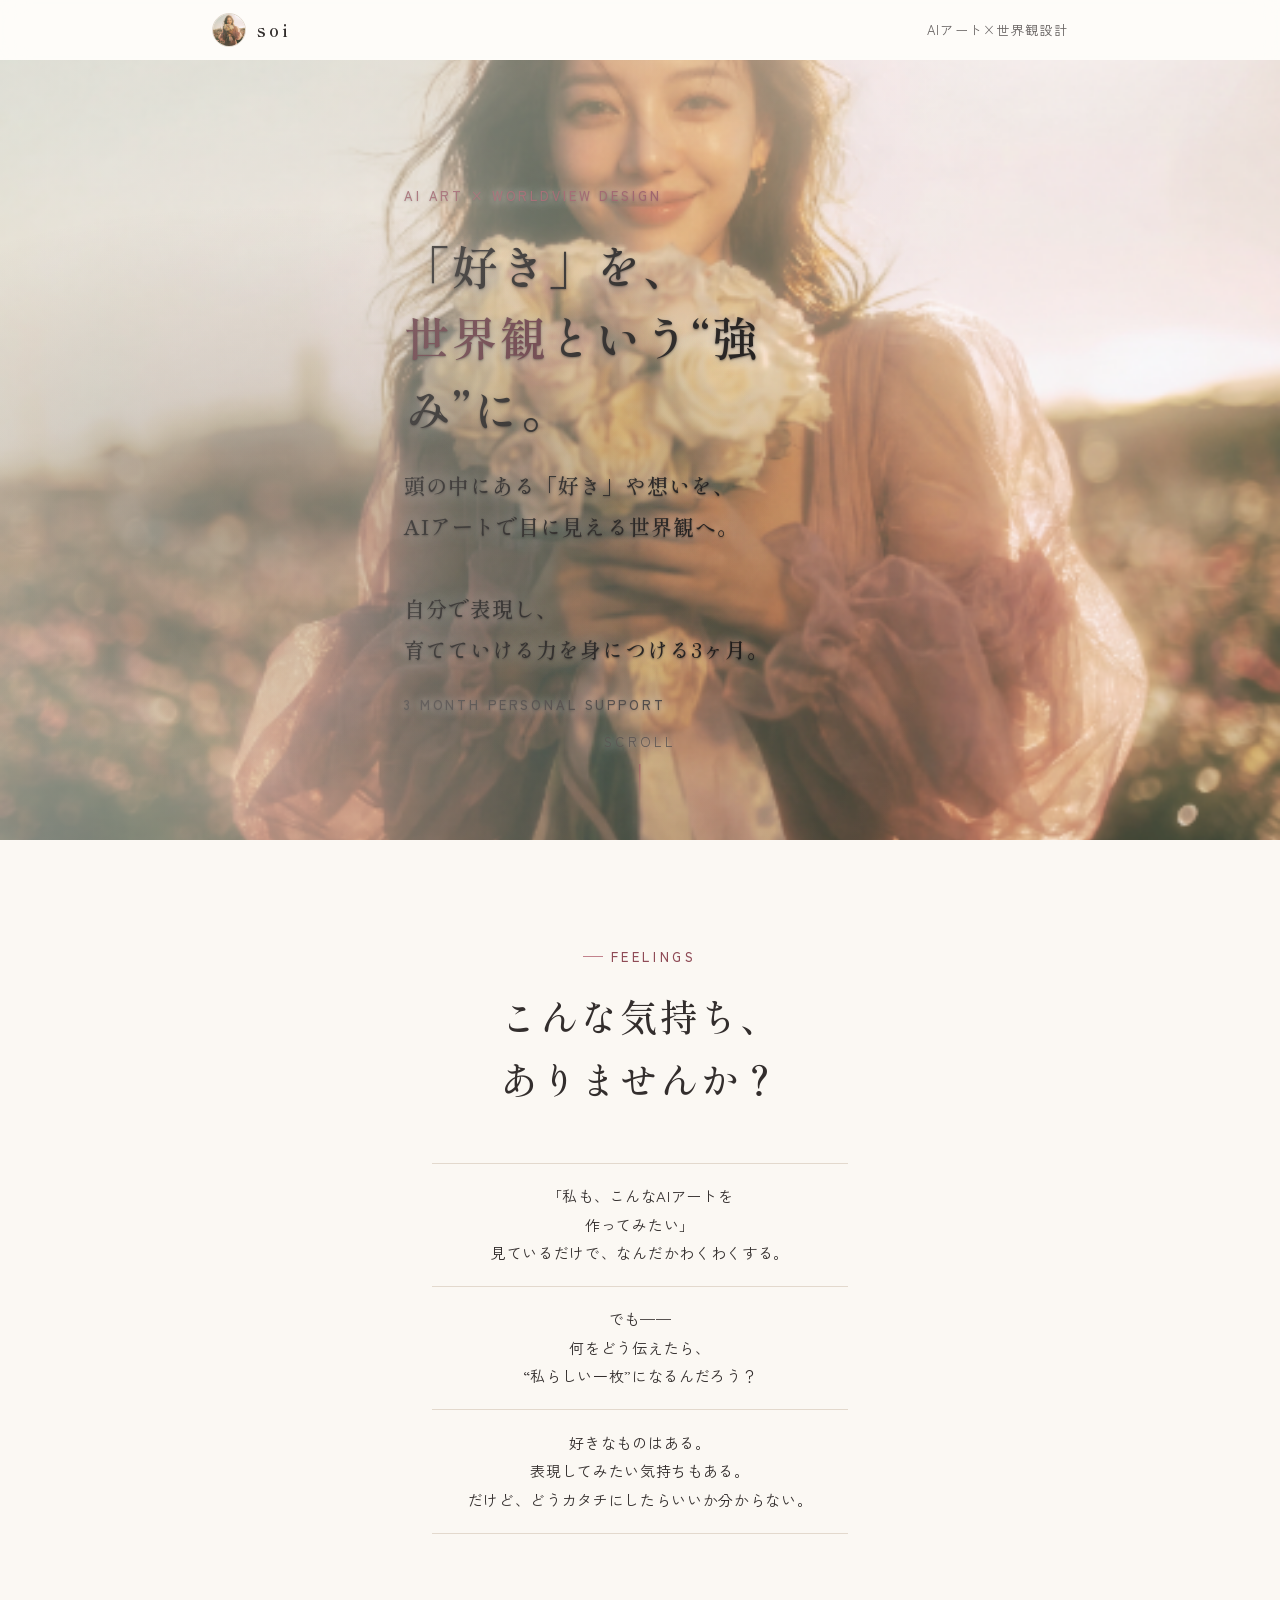
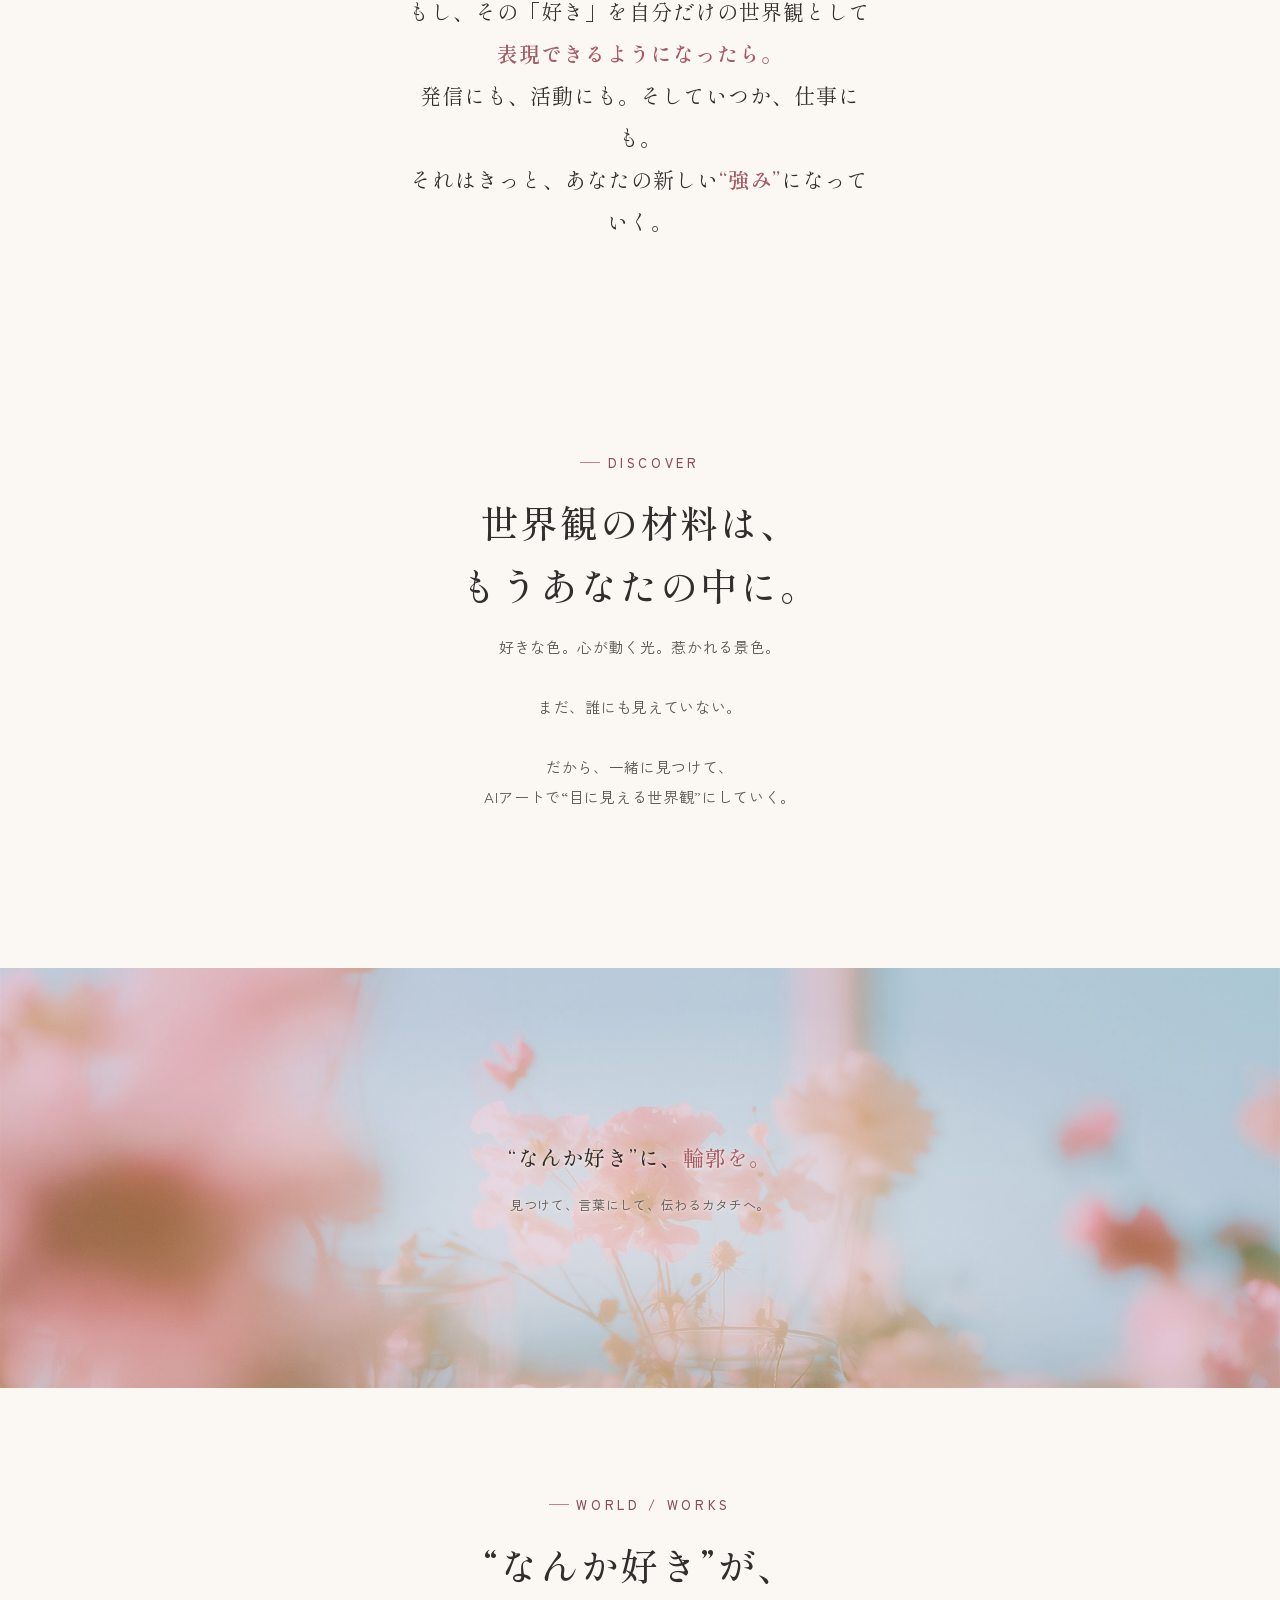
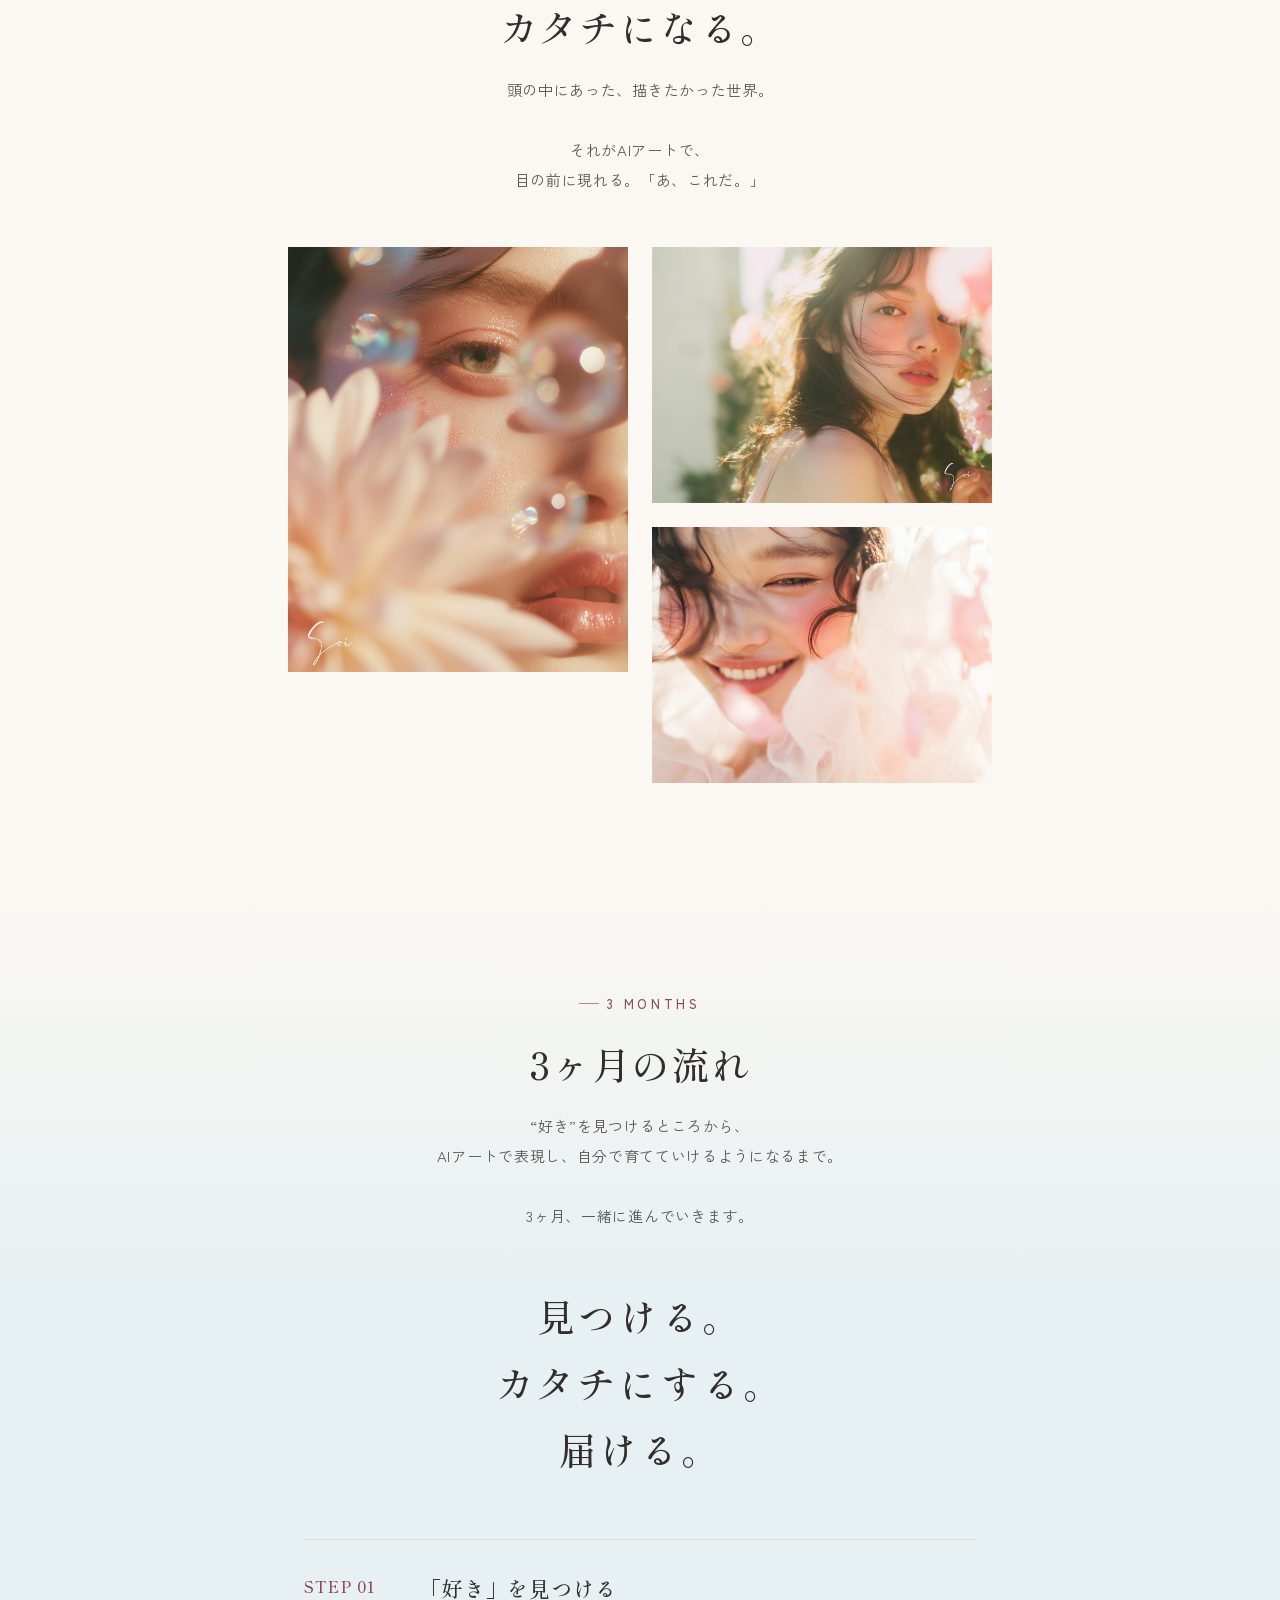
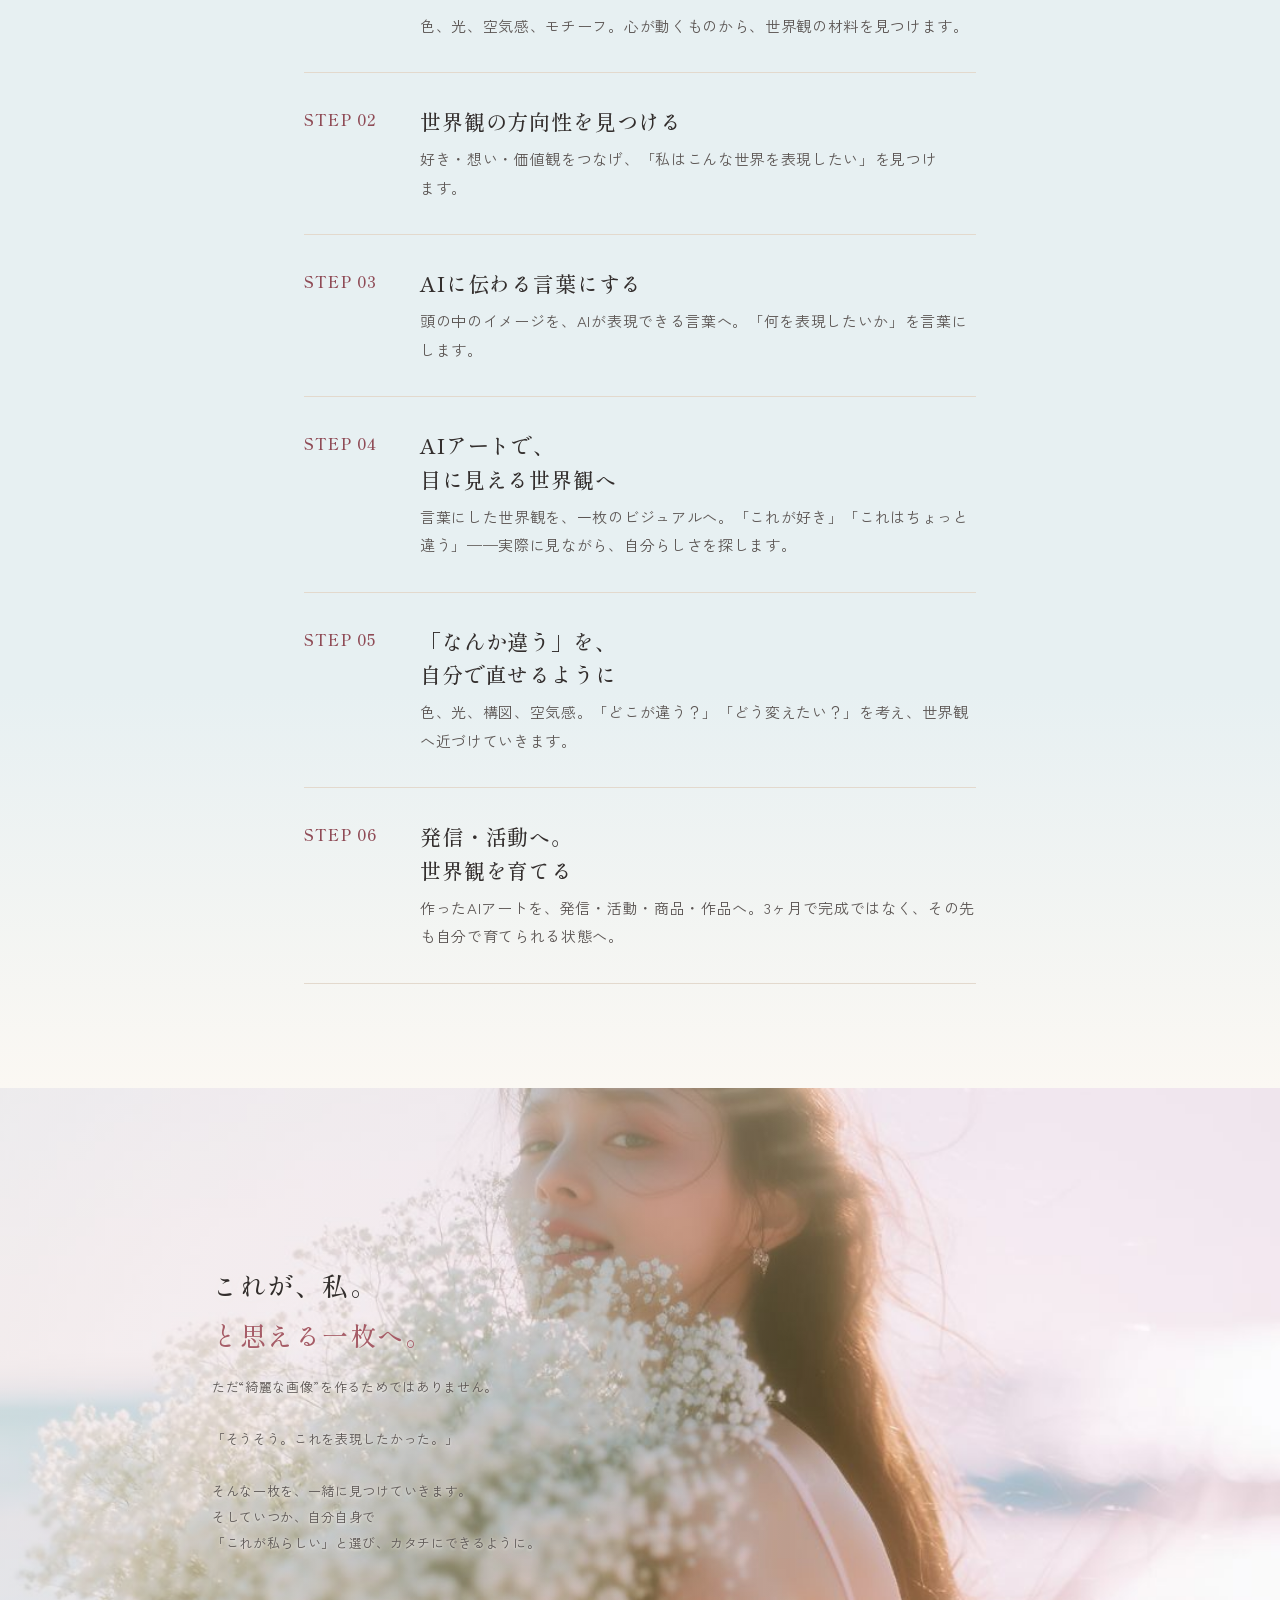
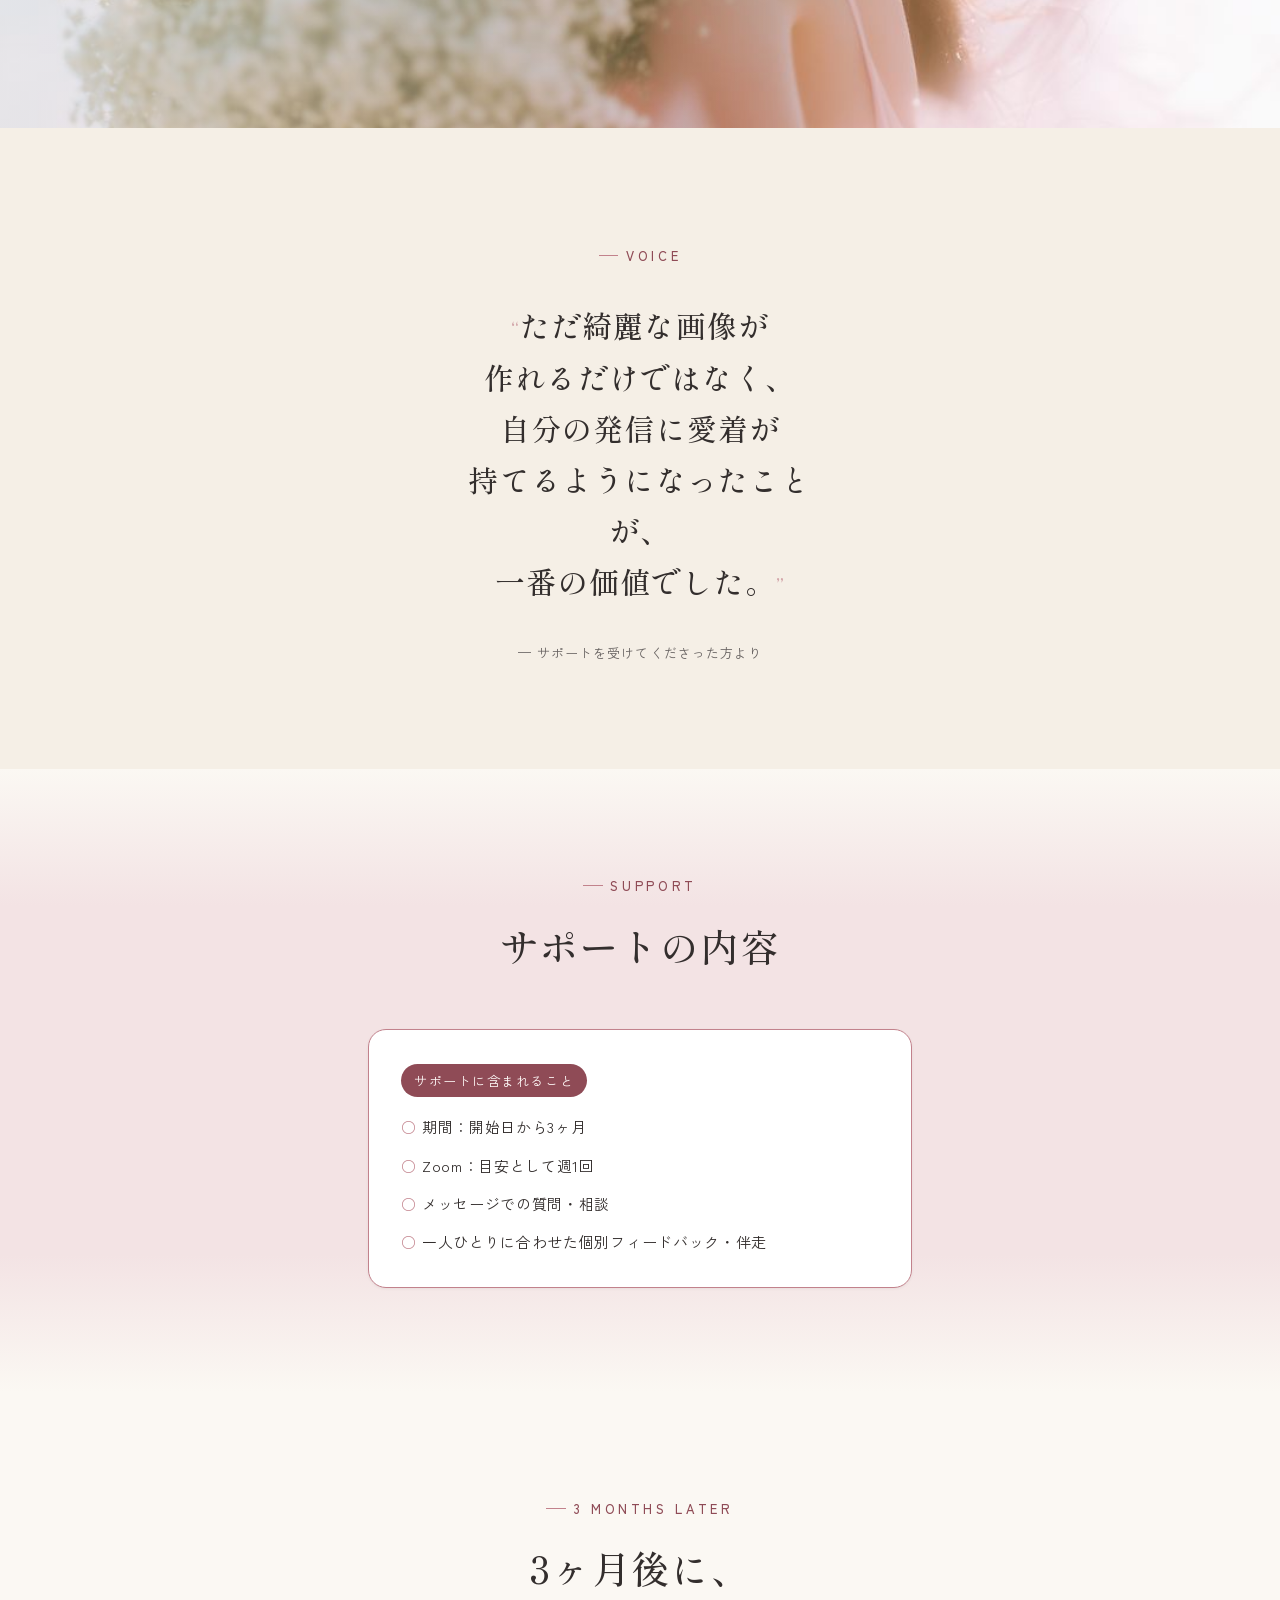
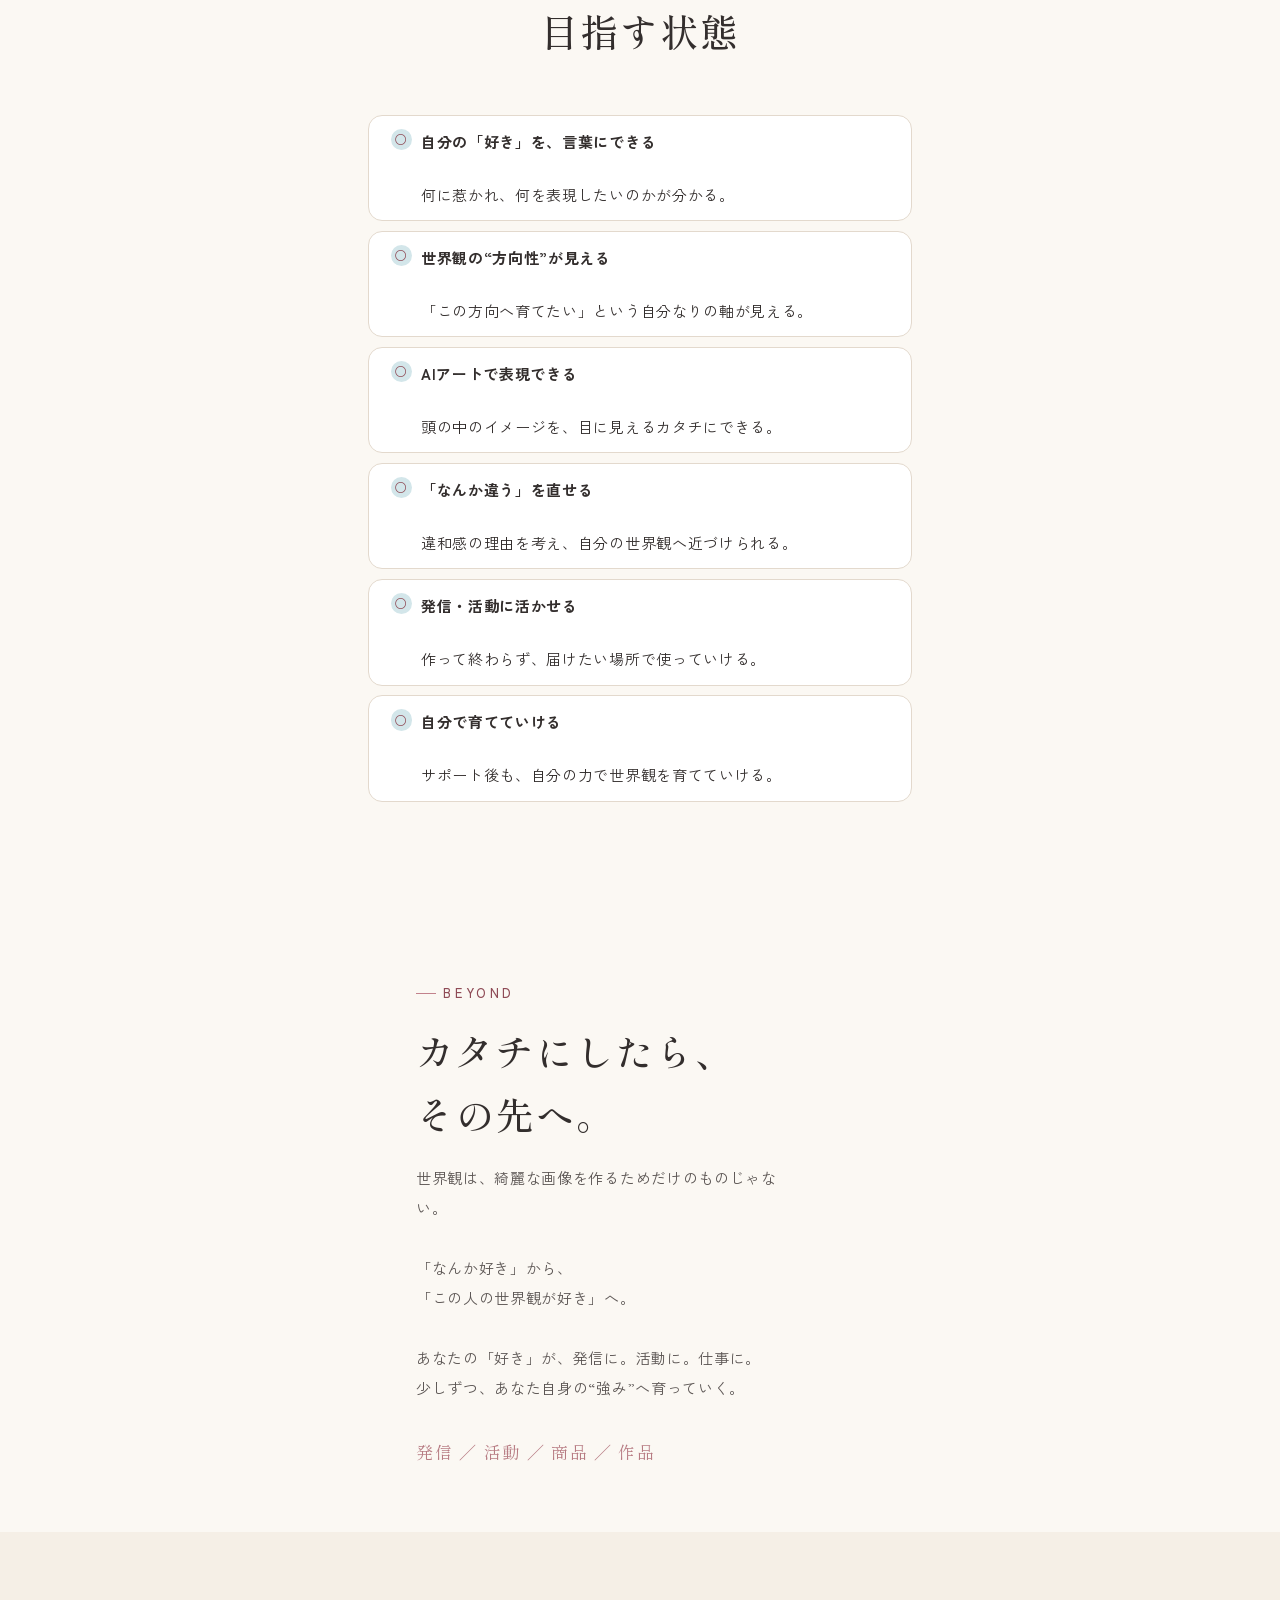
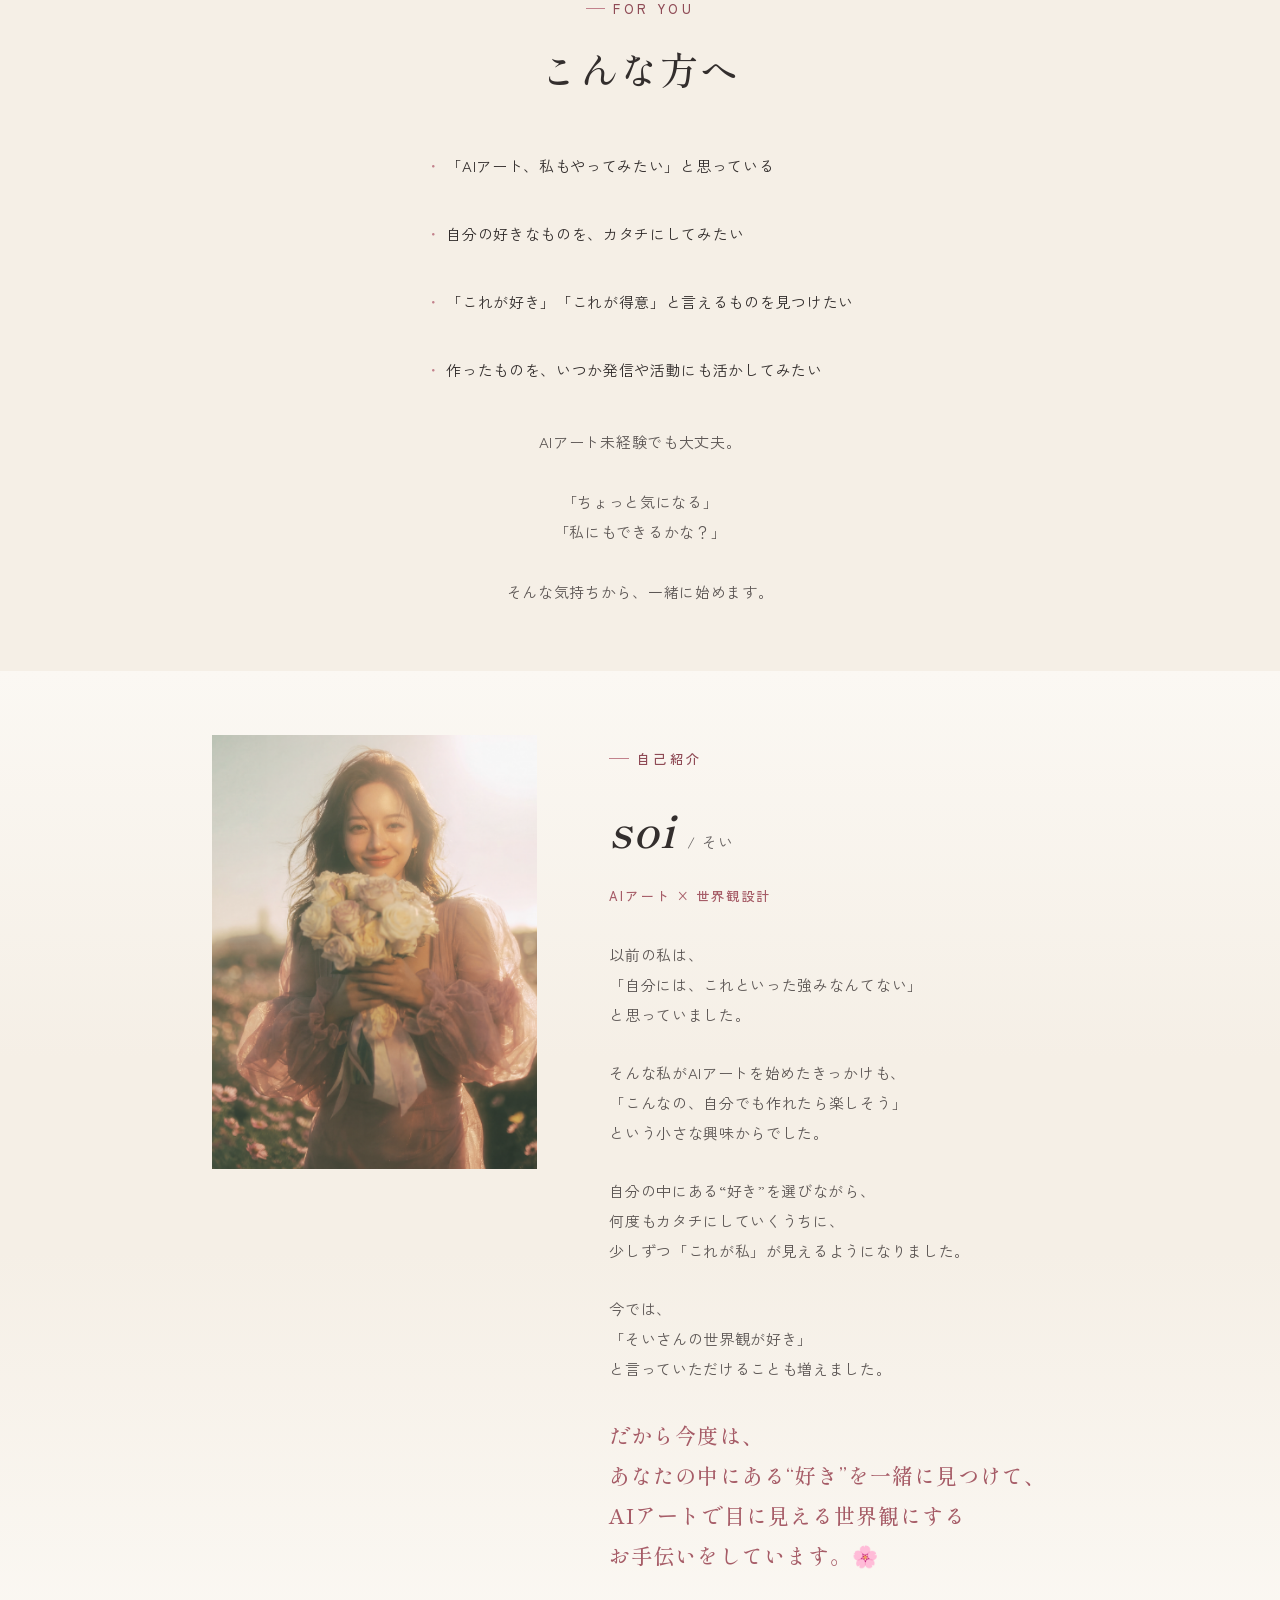
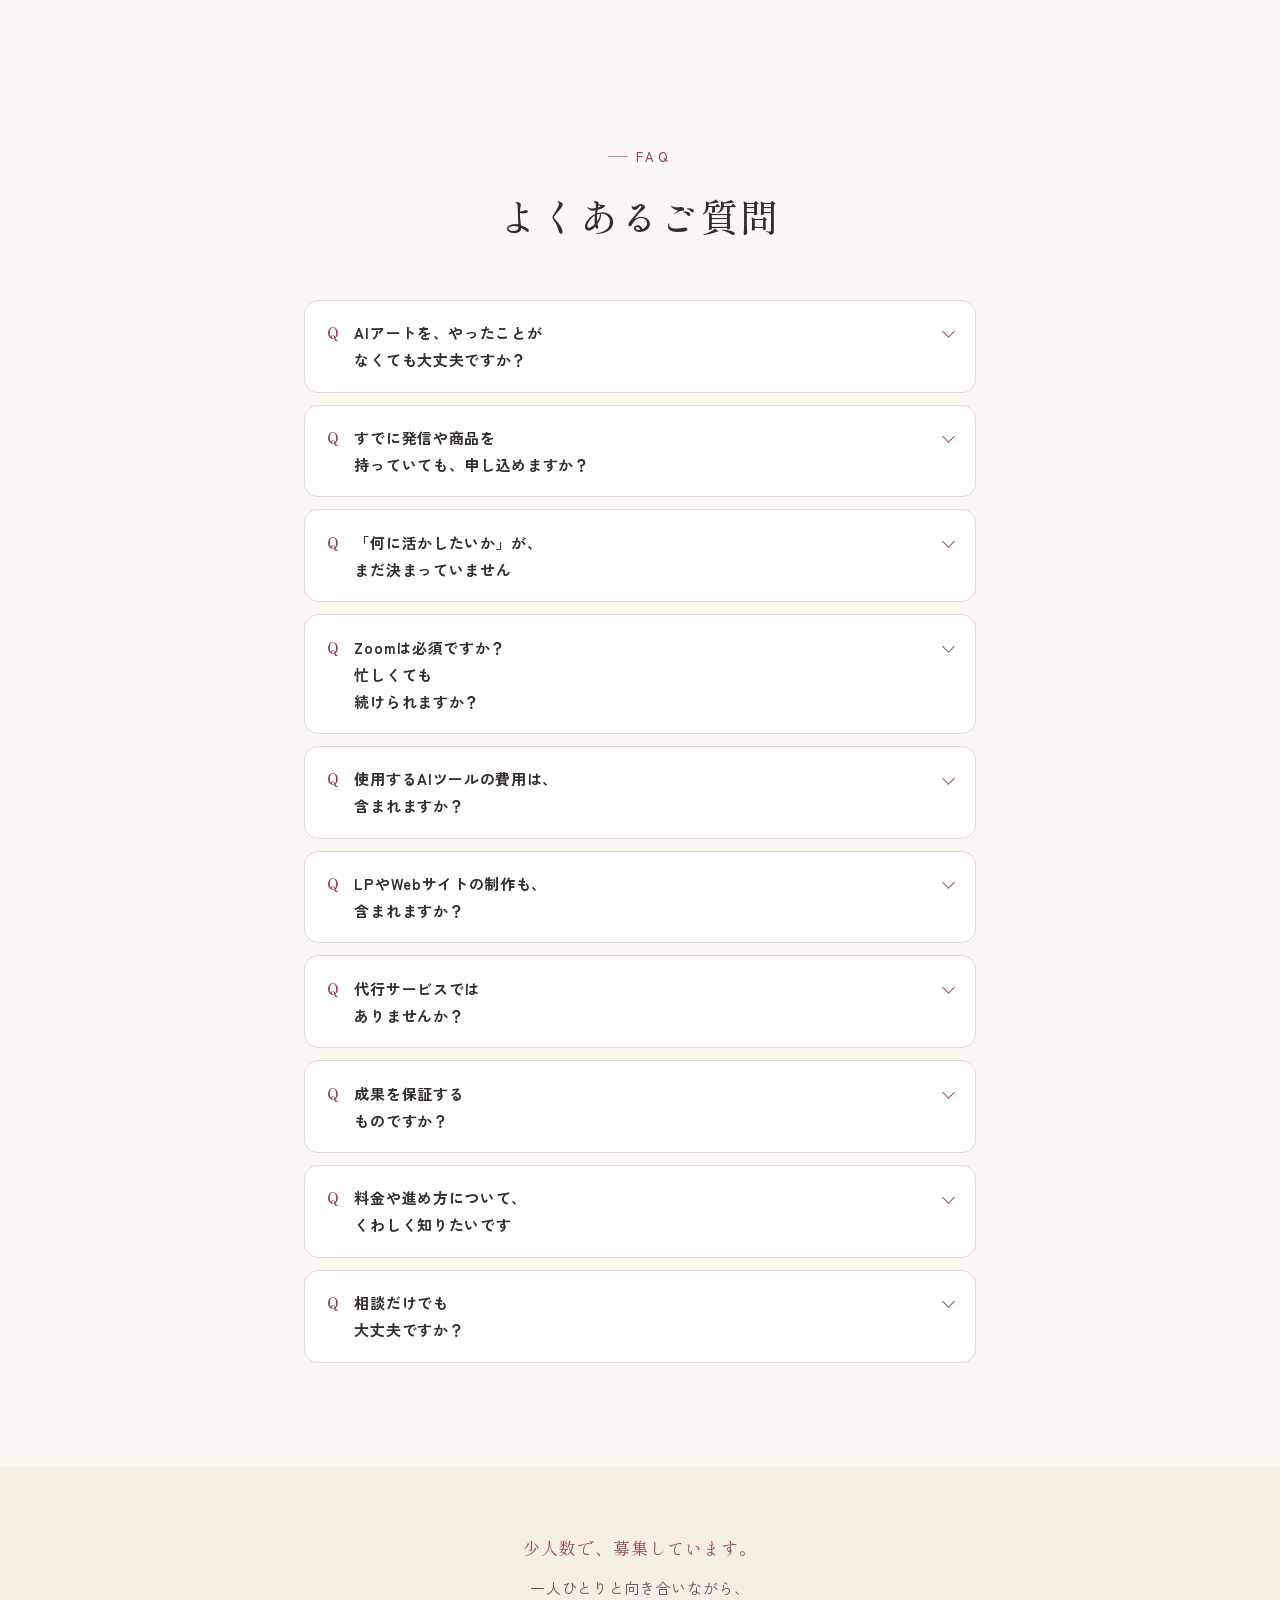
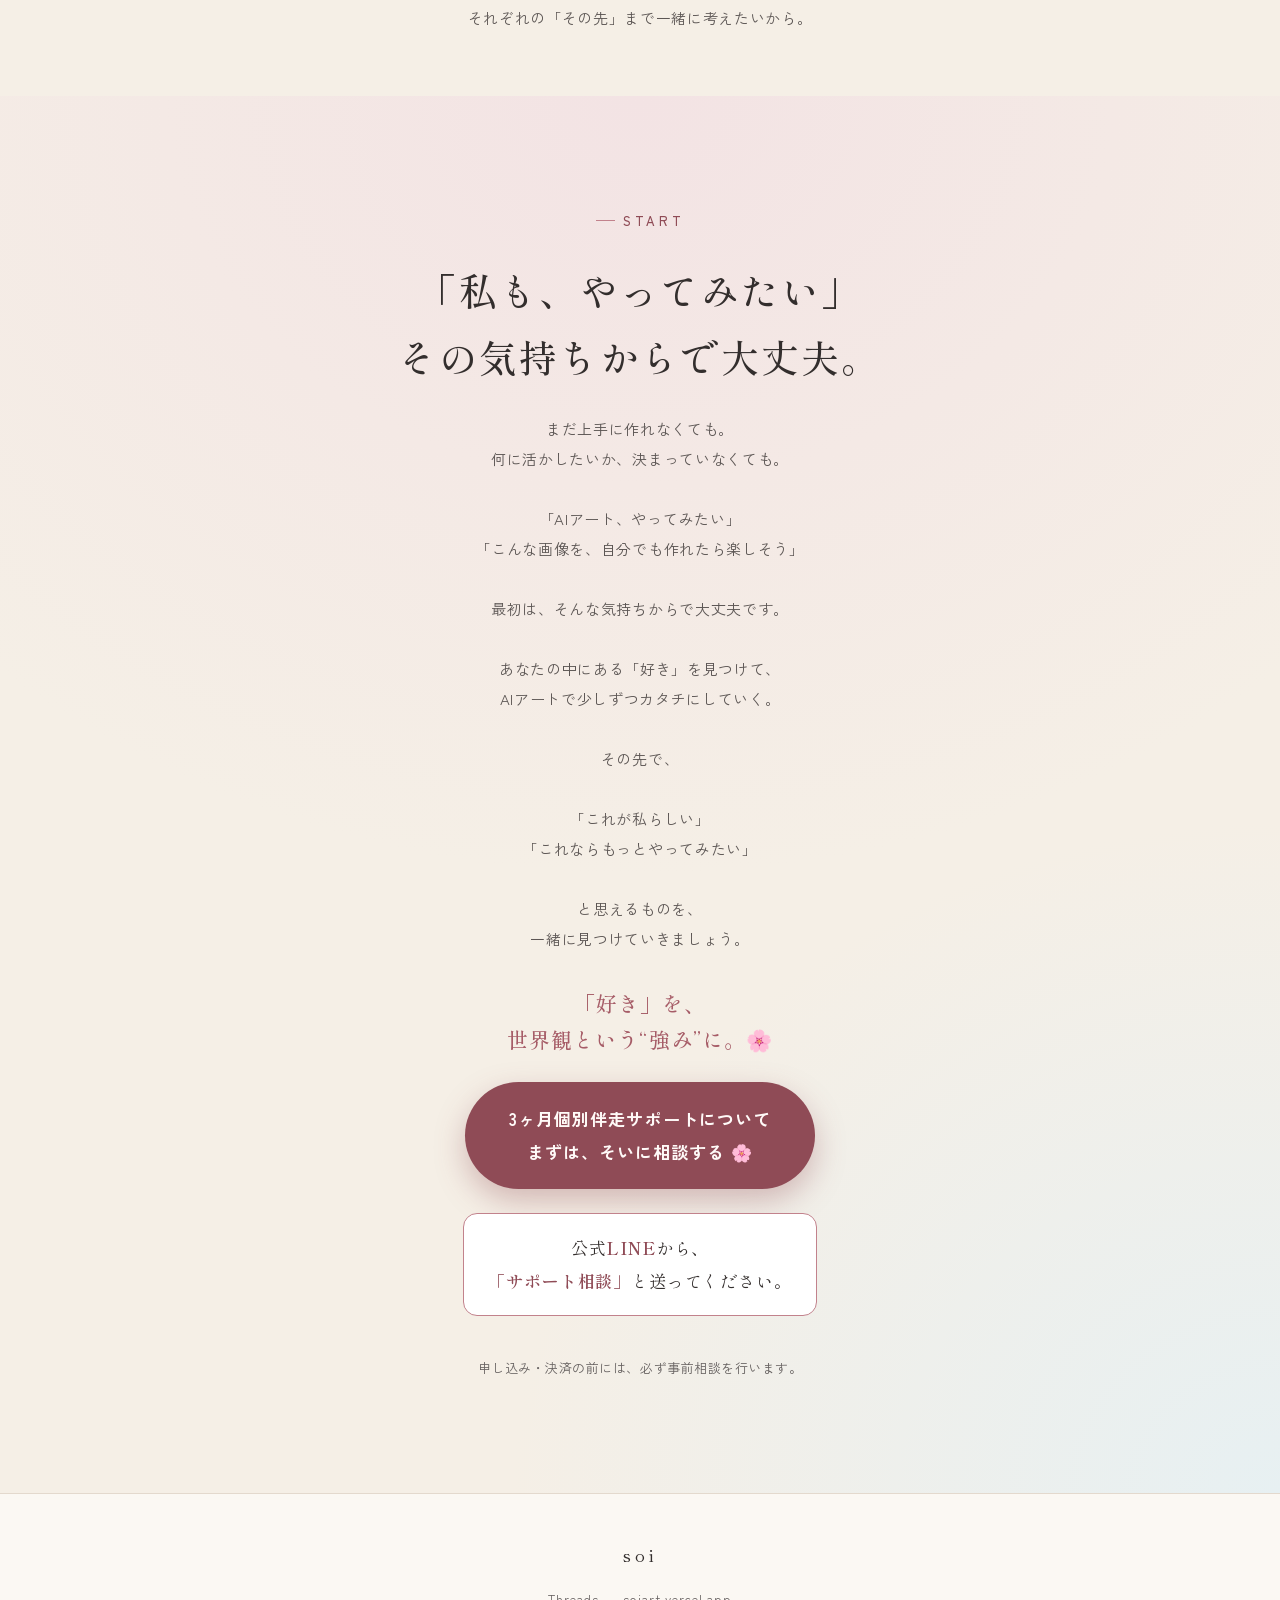
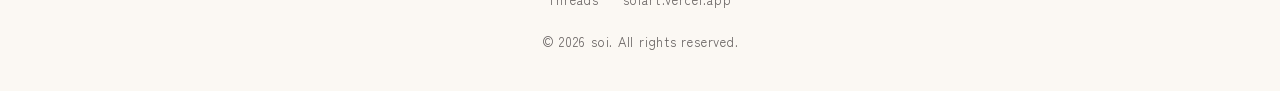
<file: mentoring.html>
<!DOCTYPE html>
<html lang="ja">
<head>
<meta charset="UTF-8">
<meta name="viewport" content="width=device-width, initial-scale=1">
<title>「好き」を、世界観という“強み”に。｜AIアート×世界観設計 3ヶ月個別伴走サポート</title>
<meta name="description" content="頭の中にある「好き」や想いを、AIアートで目に見える世界観へ。自分で表現し、育てていける力を身につける3ヶ月の個別伴走サポートです。">

<meta name="theme-color" content="#FBF8F5">
<meta name="color-scheme" content="light">

<meta property="og:type" content="website">
<meta property="og:site_name" content="そい｜AIアート×世界観">
<meta property="og:title" content="「好き」を、世界観という“強み”に。｜AIアート×世界観設計 3ヶ月個別伴走サポート">
<meta property="og:description" content="頭の中にある「好き」や想いを、AIアートで目に見える世界観へ。自分で表現し、育てていける力を身につける3ヶ月の個別伴走サポートです。">
<meta property="og:image" content="https://soiart.vercel.app/assets/mentoring-ogp.jpg?v=20260920">
<meta property="og:image:width" content="1200">
<meta property="og:image:height" content="630">
<meta property="og:url" content="https://soiart.vercel.app/mentoring">
<meta property="og:locale" content="ja_JP">
<meta name="twitter:card" content="summary_large_image">
<meta name="twitter:image" content="https://soiart.vercel.app/assets/mentoring-ogp.jpg?v=20260920">
<link rel="canonical" href="https://soiart.vercel.app/mentoring">

<link rel="icon" href="assets/favicon.svg" type="image/svg+xml">

<link rel="preconnect" href="https://fonts.googleapis.com">
<link rel="preconnect" href="https://fonts.gstatic.com" crossorigin>
<link href="https://fonts.googleapis.com/css2?family=Shippori+Mincho:wght@500;600&family=Zen+Kaku+Gothic+New:wght@400;500;700&display=swap" rel="stylesheet">

<style>
/* =========================================================
   デザイントークン
   soft / airy / transparent / warm / elegant / quiet / mature feminine
   ベース：ホワイト〜アイボリー　メイン：淡いブラッシュピンク
   サブ：淡いパウダーブルー　テキスト：チャコールグレー
   アクセント：少し深いダスティピンク（既存ブランドのrose系を踏襲）
   ========================================================= */
:root {
  --base:       #fbf8f3;
  --ivory:      #f5efe6;
  --blush:      #f3e3e4;
  --blush-deep: #eccfd1;
  --sky:        #e7f0f2;
  --sky-deep:   #d3e6ea;
  --panel:      #ffffff;
  --line:       #e3d9cd;

  --ink:        #332e2d;
  --ink-soft:   #5c5654;
  --ink-faint:  #666160;

  --rose:       #c2828c;
  --rose-deep:  #a65c67;
  --rose-ink:   #8f4b56;
  --rose-hover: #79404a;

  --shadow-sm:  0 1px 3px rgba(51,46,45,.06);
  --shadow:     0 6px 14px rgba(51,46,45,.07), 0 24px 54px rgba(51,46,45,.12);

  --mincho: "Shippori Mincho", "Hiragino Mincho ProN", "Yu Mincho", "YuMincho", "BIZ UDMincho", serif;
  --gothic: "Zen Kaku Gothic New", "Hiragino Sans", "Hiragino Kaku Gothic ProN", "Yu Gothic", "YuGothic", "BIZ UDPGothic", Meiryo, sans-serif;

  --fs-xs:  0.8125rem;
  --fs-sm:  0.9375rem;
  --fs-md:  1.0625rem;
  --fs-lg:  clamp(1.125rem, 1.03rem + .4vw, 1.3125rem);
  --fs-xl:  clamp(1.3125rem, 1.15rem + .8vw, 1.625rem);
  --fs-2xl: clamp(1.625rem, 1.3rem + 1.6vw, 2.375rem);
  --fs-3xl: clamp(1.875rem, 1.4rem + 2.4vw, 2.875rem);

  --measure: 30em;
  --pad: clamp(1.25rem, 5vw, 2.25rem);
  --band: clamp(4rem, 10vw, 6.5rem);
  --header-h: 60px;
}

/* =========================================================
   ベース
   ========================================================= */
*, *::before, *::after { box-sizing: border-box; }

html {
  scroll-behavior: smooth;
  scroll-padding-top: calc(var(--header-h) + 1rem);
  -webkit-text-size-adjust: 100%;
  overflow-x: hidden;
}

body {
  margin: 0;
  font-family: var(--gothic);
  font-size: var(--fs-md);
  line-height: 1.95;
  letter-spacing: .04em;
  color: var(--ink);
  background: var(--base);
  -webkit-font-smoothing: antialiased;
  overflow-x: hidden;
  word-break: normal;
  overflow-wrap: normal;
}

h1, h2, h3, p, ul, ol, dl, dd, dt, figure, blockquote { margin: 0; padding: 0; }
ul, ol { list-style: none; }
img { max-width: 100%; height: auto; display: block; }
a { color: inherit; text-decoration: none; }
:focus-visible { outline: 2px solid var(--rose-deep); outline-offset: 3px; border-radius: 2px; }

.wrap { width: 100%; max-width: 58rem; margin-inline: auto; padding-inline: var(--pad); }
.wrap--narrow { max-width: 40rem; }
.nowrap { white-space: nowrap; }
.sr-only { position: absolute; width: 1px; height: 1px; padding: 0; margin: -1px; overflow: hidden; clip: rect(0 0 0 0); white-space: nowrap; border: 0; }

/* 見出しまわり ------------------------------------------- */
.eyebrow {
  display: inline-flex; align-items: center; gap: .6em;
  font-family: var(--gothic); font-weight: 500;
  font-size: var(--fs-xs); letter-spacing: .28em; text-transform: uppercase;
  color: var(--rose-ink);
}
.eyebrow::before { content: ""; width: 1.5em; height: 1px; background: var(--rose); }

.band-head { display: flex; flex-direction: column; align-items: center; gap: 1rem; margin-bottom: clamp(2.25rem, 6vw, 3.25rem); text-align: center; }
.band-title { font-family: var(--mincho); font-size: var(--fs-2xl); font-weight: 500; line-height: 1.65; letter-spacing: .05em; text-wrap: balance; }
.band-lead { max-width: var(--measure); color: var(--ink-soft); font-size: var(--fs-sm); line-height: 2; text-wrap: balance; white-space: pre-line; }

.section { padding-block: var(--band); }
.section--tight { padding-block: clamp(2.75rem, 6vw, 4rem); }
.section--ivory { background: var(--ivory); }
.section--blush { background: linear-gradient(180deg, var(--base) 0%, var(--blush) 22%, var(--blush) 78%, var(--base) 100%); }
.section--sky { background: linear-gradient(180deg, var(--base) 0%, var(--sky) 22%, var(--sky) 78%, var(--base) 100%); }
.section--panel { background: var(--panel); border-block: 1px solid var(--line); }

/* =========================================================
   ボタン
   ========================================================= */
.btn {
  display: inline-flex; align-items: center; justify-content: center; gap: .8em;
  padding: 1.2em 2.6em;
  font-family: var(--gothic); font-size: var(--fs-md); font-weight: 700;
  letter-spacing: .06em; text-align: center;
  color: #fffaf8; background: var(--rose-ink);
  border: none; border-radius: 999px;
  box-shadow: 0 12px 30px rgba(143,75,86,.34);
  transition: transform .3s ease, box-shadow .3s ease, background-color .3s ease;
}
.btn:hover { transform: translateY(-2px); box-shadow: 0 14px 34px rgba(142,76,87,.36); background-color: var(--rose-hover); }
.btn:active { transform: translateY(0); }
.btn__arrow { font-size: .85em; transition: transform .3s ease; }
.btn:hover .btn__arrow { transform: translateX(4px); }

.btn--ghost {
  color: var(--rose-ink); background: rgba(255,255,255,.65);
  border: 1px solid var(--rose); box-shadow: none;
}
.btn--ghost:hover { color: #fffaf8; background: var(--rose-ink); border-color: var(--rose-ink); box-shadow: 0 10px 26px rgba(142,76,87,.24); }

.btn-note { margin-top: 1rem; font-size: var(--fs-xs); color: var(--ink-faint); letter-spacing: .04em; line-height: 1.9; white-space: pre-line; }

.cta-link {
  display: inline-flex; align-items: center; gap: .6em;
  font-weight: 700; font-size: var(--fs-sm); letter-spacing: .03em;
  border-bottom: 1px solid var(--rose); padding-bottom: .2em; color: var(--rose-ink);
}
.cta-link__arrow { transition: transform .3s ease; }
.cta-link:hover .cta-link__arrow { transform: translateX(5px); }

/* =========================================================
   ヘッダー
   ========================================================= */
.header {
  position: sticky; top: 0; z-index: 50; height: var(--header-h);
  background: rgba(254,253,251,.82);
  backdrop-filter: blur(14px); -webkit-backdrop-filter: blur(14px);
  border-bottom: 1px solid transparent; transition: border-color .3s ease;
}
.header.is-scrolled { border-bottom-color: var(--line); }
.header__inner { display: flex; align-items: center; gap: .75rem; height: 100%; }
.header__brand { display: inline-flex; align-items: center; gap: .7rem; color: var(--ink); }
.header__icon { width: 34px; height: 34px; border-radius: 50%; object-fit: cover; border: 1px solid var(--line); }
.header__name { font-family: var(--mincho); font-size: 1.0625rem; font-weight: 600; letter-spacing: .18em; }
.header__tag { margin-left: auto; font-size: var(--fs-xs); letter-spacing: .1em; color: var(--ink-faint); }

/* =========================================================
   01. ヒーロー
   FV動画は「そい」のプロフィールLP（soi-lp.vercel.app）のFVで
   使用しているものと同じ assets/hero.mp4（864×496）を使用。
   object-positionはindex.htmlで実測・確定済みの値（30% 45%）を踏襲。
   ========================================================= */
.hero {
  position: relative; display: flex; align-items: center;
  min-height: min(calc(100svh - var(--header-h)), 780px);
  padding-block: clamp(3rem, 9vw, 5.5rem);
  overflow: hidden; isolation: isolate;
}
.hero__media { position: absolute; inset: 0; z-index: -2; background: var(--sky); overflow: hidden; }
.hero__img {
  width: 100%; height: 100%; object-fit: cover; object-position: 30% 45%;
}
/* 動画は明るさが大きく振れる。ベールを広く厚くかけると動画自体が白く霞んで
   見えてしまうため、ベールは軽くかけるだけに留め、可読性は文字側（濃い色＋
   タイトなdrop-shadowの縁取り＋ごく薄いハロー）で確保する方針に変更した */
.hero__veil {
  position: absolute; inset: 0;
  background:
    radial-gradient(58% 52% at 20% 56%, rgba(18,15,14,.18) 0%, rgba(18,15,14,0) 72%),
    linear-gradient(105deg,
      rgba(251,248,243,.46) 0%,
      rgba(251,248,243,.26) 34%,
      rgba(251,248,243,.06) 58%,
      rgba(251,248,243,0) 74%);
}
.hero__inner { display: flex; flex-direction: column; align-items: flex-start; gap: 1.35rem; max-width: 34rem; }
.hero__kicker, .hero__meta {
  font-family: var(--gothic); font-weight: 500; font-size: var(--fs-xs);
  letter-spacing: .22em; color: var(--rose-ink);
  text-shadow: 0 1px 3px rgba(15,12,11,.34), 0 1px 8px rgba(251,248,243,.85);
}
.hero__meta { color: #423c3a; }
.hero__title {
  font-family: var(--mincho); font-size: var(--fs-3xl); font-weight: 600;
  line-height: 1.55; letter-spacing: .04em; text-wrap: balance;
  color: #141110;
  text-shadow: 0 1px 2px rgba(10,8,8,.45), 0 2px 7px rgba(10,8,8,.26), 0 1px 20px rgba(254,253,251,.8);
}
.hero__title em { font-style: normal; color: #5c2a34; }
.hero__sub {
  font-family: var(--mincho); font-size: var(--fs-lg); font-weight: 500;
  color: #141110; letter-spacing: .05em;
  text-shadow: 0 1px 2px rgba(10,8,8,.4), 0 1px 5px rgba(10,8,8,.22), 0 1px 16px rgba(254,253,251,.8);
}
.hero__scroll {
  position: absolute; left: 50%; bottom: clamp(1.5rem, 4vw, 2.5rem); transform: translateX(-50%);
  display: flex; flex-direction: column; align-items: center; gap: .6rem;
  color: var(--ink-soft); text-shadow: 0 1px 8px rgba(251,248,243,.9);
}

/* ---------------------------------------------------------
   Mobile FV：動画は「見せる」ことに専念させ、コピーは
   下の専用エリア（Ivory〜White）へ完全に分離する。
   PC版のような映像上へのテキスト重ねは行わない。
   --------------------------------------------------------- */
@media (max-width: 40rem) {
  .hero {
    display: block; min-height: 100svh; padding-block: 0;
  }
  .hero__media {
    position: relative; inset: auto; z-index: auto;
    height: 72svh; width: 100%;
  }
  .hero__img { object-position: 34% 48%; }
  .hero__veil { display: none; }
  .hero__inner {
    align-items: center; text-align: center; gap: .8rem; max-width: none;
    padding-block: 1.6rem 2.1rem;
    background: linear-gradient(180deg, var(--base) 0%, var(--ivory) 100%);
  }
  .hero__kicker, .hero__meta, .hero__title, .hero__sub { text-shadow: none; }
  .hero__title { font-size: clamp(1.5rem, 6.5vw, 1.875rem); line-height: 1.5; }
  .hero__sub { font-size: var(--fs-sm); }
  .hero__meta { font-size: .7rem; }
  .hero__scroll { display: none; }
}
.hero__scroll-label { font-size: var(--fs-xs); letter-spacing: .3em; }
.hero__scroll-line {
  width: 1px; height: 2.25rem; background: linear-gradient(180deg, var(--rose-deep), transparent);
  animation: scroll-cue 2.4s ease-in-out infinite;
}
@keyframes scroll-cue {
  0%, 100% { transform: scaleY(1); opacity: .9; }
  50%      { transform: scaleY(.55); opacity: .5; }
}

/* =========================================================
   02. 現在地・悩み
   ========================================================= */
.feelings { display: grid; grid-template-columns: minmax(0, 1fr); gap: 0; max-width: 26rem; margin-inline: auto; }
.feeling {
  padding-block: 1.15rem; border-top: 1px solid var(--line);
  font-size: var(--fs-sm); line-height: 1.9; text-align: center;
}
.feelings .feeling:last-child { border-bottom: 1px solid var(--line); }
.feelings-turn {
  max-width: 30rem; margin: clamp(2.5rem, 6vw, 3.5rem) auto 0; text-align: center;
  font-family: var(--mincho); font-size: var(--fs-lg); line-height: 2; letter-spacing: .05em; text-wrap: balance;
}
.feelings-turn strong { color: var(--rose-deep); font-weight: 600; }

/* =========================================================
   写真の帯（引用）
   ========================================================= */
.quote-strip {
  position: relative; overflow: hidden;
  min-height: min(50svh, 420px); display: flex; align-items: center; isolation: isolate;
}
.quote-strip--tall { min-height: min(76svh, 640px); }
.quote-strip--center { justify-content: center; text-align: center; }
.quote-strip__img {
  position: absolute; inset: 0; z-index: -2; width: 100%; height: 100%; object-fit: cover; object-position: 50% 38%;
}
.quote-strip__veil {
  position: absolute; inset: 0; z-index: -1;
  background: linear-gradient(100deg, rgba(251,248,243,.56) 0%, rgba(251,248,243,.26) 40%, rgba(251,248,243,0) 64%);
}
.quote-strip--center .quote-strip__veil {
  background: radial-gradient(58% 62% at 50% 58%, rgba(251,248,243,.4) 0%, rgba(251,248,243,.14) 58%, rgba(251,248,243,0) 80%);
}
.quote-strip__text {
  max-width: 26rem; font-family: var(--mincho); font-size: var(--fs-xl); font-weight: 500;
  line-height: 1.9; letter-spacing: .06em; text-wrap: balance;
  text-shadow: 0 1px 14px rgba(251,248,243,.95), 0 1px 3px rgba(251,248,243,.85);
}
.quote-strip--center .quote-strip__text { margin-inline: auto; }
.quote-strip__text span { color: var(--rose-deep); }
.quote-strip__text--sm { font-size: var(--fs-lg); max-width: 20rem; }
.quote-strip__note {
  margin-top: .9rem; max-width: 24rem; font-size: var(--fs-xs); line-height: 2; color: var(--ink-soft);
  text-shadow: 0 1px 10px rgba(251,248,243,.9), 0 1px 3px rgba(251,248,243,.8);
  white-space: pre-line;
}
.quote-strip--center .quote-strip__note { margin-inline: auto; }

/* =========================================================
   作品ギャラリー（editorial masonry）
   ========================================================= */
.works { columns: 1; column-gap: clamp(.9rem, 3vw, 1.5rem); max-width: 44rem; margin-inline: auto; }
@media (min-width: 34rem) { .works { columns: 2; } }
.work { break-inside: avoid; margin-bottom: clamp(.9rem, 3vw, 1.5rem); overflow: hidden; }
.work img { width: 100%; height: auto; display: block; transition: transform 1.4s cubic-bezier(.22,.61,.36,1); }
.work:hover img { transform: scale(1.03); }

/* =========================================================
   06. 3ヶ月の流れ（導入コピー＋コンパクトな6STEP）
   プロフィールLPのSTEP的な情報密度を参考に、余白・罫線・
   タイポグラフィのみで構成し、カード化・長いタイムライン化しない。
   ========================================================= */
.steps-intro {
  margin: 0 auto clamp(2.5rem, 6vw, 3.5rem); max-width: 18rem; text-align: center;
  font-family: var(--mincho); font-size: var(--fs-2xl); font-weight: 500;
  line-height: 1.75; letter-spacing: .08em; color: var(--ink);
}
.steps-compact { display: grid; grid-template-columns: minmax(0, 1fr); gap: 0; max-width: 42rem; margin-inline: auto; }
.step-row {
  display: grid; grid-template-columns: 5.5rem minmax(0, 1fr); gap: clamp(1rem, 3vw, 1.75rem);
  padding-block: clamp(1.5rem, 4vw, 2rem); border-top: 1px solid var(--line);
}
.steps-compact .step-row:last-child { border-bottom: 1px solid var(--line); }
.step-row__no { font-family: var(--mincho); font-size: var(--fs-sm); font-weight: 600; letter-spacing: .08em; color: var(--rose-ink); }
.step-row__title { font-family: var(--mincho); font-size: var(--fs-lg); font-weight: 500; line-height: 1.6; letter-spacing: .04em; margin-bottom: .4rem; }
.step-row__text { font-size: var(--fs-sm); line-height: 1.9; color: var(--ink-soft); text-wrap: pretty; }
@media (max-width: 30rem) {
  .step-row { grid-template-columns: 1fr; gap: .3rem; }
  .step-row__no { line-height: 1.5; }
}

/* =========================================================
   05. 目指す状態
   ========================================================= */
.goals { display: grid; grid-template-columns: minmax(0, 1fr); gap: .6rem; max-width: 34rem; margin-inline: auto; }
.goal-item {
  --goal-pad: clamp(1rem, 3.5vw, 1.35rem);
  position: relative;
  padding: .8rem var(--goal-pad) .8rem calc(var(--goal-pad) + 1.9rem);
  background: var(--panel);
  border: 1px solid var(--line); border-radius: 14px; font-size: var(--fs-sm); line-height: 1.7;
  text-wrap: pretty;
}
.goal-item strong { display: block; margin-bottom: .15rem; }
.goal-item::before {
  content: "○"; position: absolute; left: var(--goal-pad); top: .8rem;
  width: 1.35rem; height: 1.35rem; border-radius: 50%; background: var(--sky-deep); color: var(--rose-ink);
  display: flex; align-items: center; justify-content: center; font-size: .75rem;
}

/* =========================================================
   06. BEYOND（その先へ）｜中央揃えをやめたeditorialな非対称レイアウト
   ========================================================= */
.beyond-copy { max-width: 28rem; margin-inline: auto; text-align: left; }
.beyond-title { text-align: left; margin-top: .9rem; }
.beyond-lead { margin-top: 1.1rem; max-width: 24rem; color: var(--ink-soft); font-size: var(--fs-sm); line-height: 2; white-space: pre-line; }
.beyond-words {
  margin-top: clamp(1.5rem, 4vw, 2rem); font-family: var(--mincho); font-size: var(--fs-md);
  letter-spacing: .1em; color: var(--rose-deep); opacity: .8;
}

/* =========================================================
   VOICE｜口コミ（引用符を本文に寄り添わせた、静かな引用レイアウト）
   ========================================================= */
.voice { text-align: center; max-width: 26rem; margin-inline: auto; }
.voice-quote { margin-top: clamp(1.25rem, 3.5vw, 2rem); }
.voice-quote__text {
  font-family: var(--mincho); font-weight: 500; color: var(--ink);
  font-size: clamp(1.5rem, 6.5vw, 1.875rem); line-height: 1.7; letter-spacing: .04em;
}
.voice-quote__mark {
  font-family: var(--mincho); color: var(--rose); opacity: .65;
  font-size: 1.3em; vertical-align: -.08em;
}
.voice-attr { margin-top: clamp(1.5rem, 4vw, 2rem); font-size: var(--fs-xs); letter-spacing: .08em; color: var(--ink-faint); }

/* =========================================================
   07. About Soi（自己紹介・editorial 2カラム）
   ========================================================= */
.section--about { background: linear-gradient(180deg, var(--base) 0%, var(--ivory) 40%, var(--ivory) 60%, var(--base) 100%); }

.about-grid {
  display: grid; grid-template-columns: minmax(0, 1fr); row-gap: clamp(1.75rem, 5vw, 2.5rem);
  grid-template-areas: "head" "photo" "body";
  max-width: 30rem; margin-inline: auto;
}
@media (min-width: 48rem) {
  .about-grid {
    grid-template-columns: minmax(0, 38%) minmax(0, 1fr);
    grid-template-areas: "photo head" "photo body";
    column-gap: clamp(2.5rem, 6vw, 4.5rem); row-gap: 0;
    max-width: 58rem;
  }
}

.about-head { grid-area: head; }
.about-name { display: flex; align-items: baseline; gap: .65em; margin-top: 1rem; }
.about-name__en {
  font-family: var(--mincho); font-style: italic; font-weight: 600;
  font-size: clamp(2rem, 4vw, 2.75rem); letter-spacing: .03em; color: var(--ink);
}
.about-name__ja { font-family: var(--gothic); font-size: var(--fs-sm); color: var(--ink-faint); letter-spacing: .08em; }
.about-role { margin-top: .6rem; font-size: var(--fs-xs); letter-spacing: .16em; color: var(--rose-deep); font-weight: 500; }

.about-visual { grid-area: photo; position: relative; width: 72%; max-width: 19rem; margin-inline: auto; justify-self: center; }
.about-visual::before {
  content: ""; position: absolute; inset: .7rem; z-index: -1;
  border: 1px solid var(--rose); opacity: .4;
}
.about-photo { width: 100%; aspect-ratio: 3 / 4; max-height: 380px; object-fit: cover; object-position: 50% 26%; display: block; }
@media (min-width: 48rem) {
  .about-visual { width: 100%; max-width: none; margin-inline: 0; position: sticky; top: calc(var(--header-h) + 2.5rem); align-self: start; }
  .about-photo { max-height: none; }
}

.about-body-wrap { grid-area: body; width: 100%; max-width: 100%; min-width: 0; }
@media (min-width: 48rem) { .about-head, .about-body-wrap { max-width: 30em; } }
.about-body { display: grid; grid-template-columns: minmax(0, 1fr); gap: clamp(1.25rem, 3vw, 1.75rem); margin-top: clamp(1.5rem, 4vw, 2rem); width: 100%; min-width: 0; }
.about-body p { font-size: var(--fs-sm); line-height: 2; color: var(--ink-soft); white-space: pre-line; width: 100%; min-width: 0; }
.about-closing {
  margin-top: clamp(1.5rem, 4vw, 2rem); font-family: var(--mincho); font-size: var(--fs-lg); font-weight: 500;
  line-height: 1.9; letter-spacing: .05em; color: var(--rose-deep); text-wrap: balance;
}

/* =========================================================
   08. サポート内容／対象外
   ========================================================= */
.scope { display: grid; grid-template-columns: minmax(0, 1fr); max-width: 34rem; margin-inline: auto; }
.scope__col { padding: clamp(1.5rem, 4vw, 2rem); border-radius: 18px; }
.scope__col--in { background: var(--panel); border: 1px solid var(--rose); box-shadow: var(--shadow-sm); }
.scope__label { display: inline-block; margin-bottom: 1rem; padding: .3em 1em; font-size: var(--fs-xs); letter-spacing: .12em; border-radius: 999px; }
.scope__col--in .scope__label { color: #fffaf8; background: var(--rose-ink); }
.scope__list { display: grid; grid-template-columns: minmax(0, 1fr); gap: .7rem; font-size: var(--fs-sm); line-height: 1.8; }
.scope__list li { display: grid; grid-template-columns: 1.4em minmax(0, 1fr); align-items: start; }
.scope__list li > * { min-width: 0; }
.scope__bullet { color: var(--rose); }

/* =========================================================
   09. こんな方へ
   ========================================================= */
.fits { display: grid; grid-template-columns: minmax(0, 1fr); gap: clamp(1.75rem, 6vw, 2.5rem); width: fit-content; max-width: 100%; margin-inline: auto; }
.fit-item { text-align: left; font-size: var(--fs-sm); line-height: 1.85; text-wrap: pretty; }
.fit-bullet { color: var(--rose); margin-right: .3em; }
.fits-note { margin-top: clamp(2rem, 5vw, 2.75rem); max-width: 30rem; margin-inline: auto; text-align: center; color: var(--ink-soft); font-size: var(--fs-sm); line-height: 2; white-space: pre-line; }

/* =========================================================
   10. FAQ
   ========================================================= */
.faq { display: grid; grid-template-columns: minmax(0, 1fr); gap: .75rem; max-width: 42rem; margin-inline: auto; }
.faq__item { background: var(--panel); border: 1px solid var(--line); border-radius: 14px; overflow: hidden; }
.faq__q {
  display: flex; align-items: flex-start; gap: .9rem;
  padding: 1.15rem clamp(1rem, 3vw, 1.4rem);
  font-size: var(--fs-sm); font-weight: 700; line-height: 1.8;
  cursor: pointer; list-style: none; text-wrap: balance;
}
.faq__q::-webkit-details-marker { display: none; }
.faq__q::before { content: "Q"; flex: 0 0 auto; font-family: var(--mincho); color: var(--rose-ink); line-height: 1.8; }
.faq__q::after {
  content: ""; flex: 0 0 auto; width: 9px; height: 9px; margin-top: .55em; margin-left: auto;
  border-right: 1.5px solid var(--rose-ink); border-bottom: 1.5px solid var(--rose-ink);
  transform: rotate(45deg); transition: transform .3s ease;
}
.faq__item[open] .faq__q::after { transform: rotate(-135deg); margin-top: .8em; }
.faq__a { display: flex; gap: .9rem; padding: 0 clamp(1rem, 3vw, 1.4rem) 1.3rem; font-size: var(--fs-sm); line-height: 2; color: var(--ink-soft); white-space: pre-line; }
.faq__a > span, .faq__q > span { text-wrap: balance; min-width: 0; }
.faq__a::before { content: "A"; flex: 0 0 auto; font-family: var(--mincho); color: var(--ink-faint); }

/* =========================================================
   11. 少人数のご案内
   ========================================================= */
.notice { max-width: 26rem; margin-inline: auto; text-align: center; }
.notice__title { font-family: var(--mincho); font-size: var(--fs-md); letter-spacing: .06em; color: var(--rose-ink); }
.notice__body { margin-top: .6rem; font-size: var(--fs-sm); line-height: 1.95; color: var(--ink-soft); white-space: pre-line; }

/* =========================================================
   12. 最終CTA
   ========================================================= */
.final { position: relative; padding-block: clamp(4.5rem, 12vw, 7rem); text-align: center; background: radial-gradient(120% 90% at 50% 0%, var(--blush) 0%, transparent 62%), radial-gradient(100% 80% at 100% 100%, var(--sky) 0%, transparent 60%), var(--ivory); }
.final__inner { display: flex; flex-direction: column; align-items: center; gap: 1.5rem; }
.final__title { font-family: var(--mincho); font-size: var(--fs-2xl); font-weight: 500; line-height: 1.75; letter-spacing: .06em; text-wrap: balance; }
.final__lead { max-width: 26em; color: var(--ink-soft); font-size: var(--fs-sm); line-height: 2; white-space: pre-line; }
.final__accent {
  margin-top: .5rem; font-family: var(--mincho); font-size: var(--fs-lg); font-weight: 500;
  color: var(--rose-deep); letter-spacing: .05em; line-height: 1.7; text-wrap: balance;
}
.final__prompt {
  max-width: 24rem; padding: 1.1rem 1.5rem; background: var(--panel); border: 1px solid var(--rose);
  border-radius: 14px; font-family: var(--mincho); font-size: var(--fs-md); letter-spacing: .05em; color: var(--ink);
}
.final__prompt span { color: var(--rose-ink); font-weight: 600; }

/* =========================================================
   フッター
   ========================================================= */
.footer { padding-block: 2.75rem 2.25rem; background: var(--base); border-top: 1px solid var(--line); text-align: center; }
.footer__inner { display: flex; flex-direction: column; align-items: center; gap: 1rem; }
.footer__name { font-family: var(--mincho); font-size: 1.0625rem; letter-spacing: .2em; }
.footer__links { display: flex; flex-wrap: wrap; justify-content: center; gap: 1.5rem; }
.footer__links a { font-size: var(--fs-xs); letter-spacing: .08em; color: var(--ink-faint); border-bottom: 1px solid transparent; transition: color .25s ease, border-color .25s ease; }
.footer__links a:hover { color: var(--rose-deep); border-bottom-color: var(--rose); }
.footer__copy { font-size: var(--fs-xs); color: var(--ink-faint); letter-spacing: .06em; }

/* =========================================================
   演出
   ========================================================= */
.reveal { transition: opacity 1s cubic-bezier(.22,.61,.36,1), transform 1s cubic-bezier(.22,.61,.36,1); }
.reveal-on .reveal { opacity: 0; transform: translateY(16px); }
.reveal-on .reveal.is-in { opacity: 1; transform: none; }

@media (prefers-reduced-motion: reduce) {
  html { scroll-behavior: auto; }
  *, *::before, *::after { animation-duration: .01ms !important; transition-duration: .01ms !important; }
  .reveal-on .reveal { opacity: 1; transform: none; }
}
@media print {
  .header, .hero__media, .hero__veil, .quote-strip__img { display: none; }
  .reveal-on .reveal { opacity: 1 !important; transform: none !important; }
}
</style>
</head>
<body>

<header class="header" id="header">
  <div class="wrap header__inner">
    <a class="header__brand" href="#top">
      <img class="header__icon" src="assets/soi-portrait.png" alt="" width="34" height="34">
      <span class="header__name">soi</span>
    </a>
    <span class="header__tag">AIアート×世界観設計</span>
  </div>
</header>

<main id="top">

  <!-- ==========================================================
       01. ファーストビュー
       そいのプロフィールLPのFVで使用している元動画(hero.mp4)を使用。
       情報量は最小限（英字ラベル／メイン／サブ／英字ラベル／SCROLL）のみ。
       ========================================================== -->
  <section class="hero">
    <div class="hero__media" aria-hidden="true">
      <video class="hero__img" id="hero-video"
             autoplay muted loop playsinline
             poster="assets/soi-portrait.png"
             preload="auto">
        <source src="assets/hero.mp4" type="video/mp4">
      </video>
    </div>
    <div class="hero__veil" aria-hidden="true"></div>

    <div class="wrap hero__inner">
      <span class="hero__kicker">AI ART × WORLDVIEW DESIGN</span>

      <h1 class="hero__title">「好き」を、<br><em>世界観</em>という“強み”に。</h1>

      <p class="hero__sub">頭の中にある「好き」や想いを、<br>AIアートで目に見える世界観へ。<br><br>自分で表現し、<br>育てていける力を身につける<span class="nowrap">3ヶ月。</span></p>

      <span class="hero__meta">3 MONTH PERSONAL SUPPORT</span>
    </div>

    <a class="hero__scroll" href="#feelings-title" aria-label="スクロールして続きを見る">
      <span class="hero__scroll-label">SCROLL</span>
      <span class="hero__scroll-line" aria-hidden="true"></span>
    </a>
  </section>

  <!-- ==========================================================
       02. INTRO｜現在地・悩み
       ========================================================== -->
  <section class="section" aria-labelledby="feelings-title">
    <div class="wrap wrap--narrow">
      <div class="band-head reveal">
        <p class="eyebrow">Feelings</p>
        <h2 class="band-title" id="feelings-title">こんな気持ち、<br>ありませんか？</h2>
      </div>

      <div class="feelings reveal">
        <p class="feeling">「私も、こんな<span class="nowrap">AIアート</span>を<br>作ってみたい」<br>見ているだけで、なんだかわくわくする。</p>
        <p class="feeling">でも——<br>何をどう伝えたら、<br>“私らしい一枚”になるんだろう？</p>
        <p class="feeling">好きなものはある。<br>表現してみたい気持ちもある。<br>だけど、どう<span class="nowrap">カタチ</span>にしたらいいか分からない。</p>
      </div>

      <p class="feelings-turn reveal">
        もし、その「好き」を自分だけの世界観として<br>
        <strong>表現できるようになったら。</strong><br>
        発信にも、活動にも。そしていつか、仕事にも。<br>
        それはきっと、あなたの新しい<strong>“強み”</strong>になっていく。
      </p>
    </div>
  </section>

  <!-- ==========================================================
       03. DISCOVER｜自分の中を見る（文章のみ・余白優先）
       前後の写真の帯が連続しないよう、ここはテキストのみにして
       大きなビジュアルは次のCLARITYの1枚に集約している。
       ========================================================== -->
  <section class="section" aria-labelledby="discover-title">
    <div class="wrap wrap--narrow">
      <div class="band-head reveal">
        <p class="eyebrow">Discover</p>
        <h2 class="band-title" id="discover-title">世界観の材料は、<br>もうあなたの中に。</h2>
        <p class="band-lead">好きな色。心が動く光。惹かれる景色。

まだ、誰にも見えていない。

だから、一緒に見つけて、<br><span class="nowrap">AIアート</span>で“目に見える世界観”にしていく。</p>
      </div>
    </div>
  </section>

  <!-- ==========================================================
       04. CLARITY｜輪郭が生まれる（前半で見せる唯一の大きな写真）
       ========================================================== -->
  <section class="quote-strip quote-strip--center">
    <img class="quote-strip__img" src="assets/mentoring-outline.jpg" alt="パウダーブルーの背景に、前ボケしたピンクの花と、輪郭のはっきりした一輪の花" loading="lazy" decoding="async" style="object-position: 50% 55%;">
    <div class="quote-strip__veil" aria-hidden="true"></div>
    <div class="wrap">
      <p class="quote-strip__text quote-strip__text--sm reveal">
        “なんか好き”に、<span>輪郭を。</span>
      </p>
      <p class="quote-strip__note reveal">見つけて、言葉にして、伝わるカタチへ。</p>
    </div>
  </section>

  <!-- ==========================================================
       WORLD / WORKS｜作品ギャラリー（前半を締める「大きな作品」）
       ========================================================== -->
  <section class="section" aria-labelledby="works-title">
    <div class="wrap">
      <div class="band-head reveal">
        <p class="eyebrow">World / Works</p>
        <h2 class="band-title" id="works-title">“なんか好き”が、<br>カタチになる。</h2>
        <p class="band-lead">頭の中にあった、描きたかった世界。

それが<span class="nowrap">AIアート</span>で、<br>目の前に現れる。「あ、これだ。」</p>
      </div>

      <div class="works reveal">
        <figure class="work"><img src="assets/work-2.jpg" alt="瞳とシャボン玉を近くから捉えた、繊細な質感のAIアート作品" width="1080" height="1350" loading="lazy" decoding="async"></figure>
        <figure class="work"><img src="assets/work-1.jpg" alt="やわらかな光に透ける横顔と、淡いピンクの花のAIアート作品" width="1200" height="904" loading="lazy" decoding="async"></figure>
        <figure class="work"><img src="assets/work-4.jpg" alt="やわらかな光の中でほほえむ横顔のAIアート作品" width="1200" height="904" loading="lazy" decoding="async"></figure>
      </div>
    </div>
  </section>

  <!-- ==========================================================
       06. 3ヶ月の流れ｜導入コピー＋コンパクトな6STEP
       ========================================================== -->
  <section class="section section--sky" id="steps" aria-labelledby="steps-title">
    <div class="wrap">
      <div class="band-head reveal">
        <p class="eyebrow">3 Months</p>
        <h2 class="band-title" id="steps-title">3ヶ月の流れ</h2>
        <p class="band-lead">“好き”を見つけるところから、<br><span class="nowrap">AIアート</span>で表現し、自分で育てていけるようになるまで。

3ヶ月、一緒に進んでいきます。</p>
      </div>

      <p class="steps-intro reveal">見つける。<br>カタチにする。<br>届ける。</p>

      <div class="steps-compact reveal">
        <div class="step-row">
          <span class="step-row__no">STEP 01</span>
          <div>
            <p class="step-row__title">「好き」を見つける</p>
            <p class="step-row__text">色、光、空気感、モチーフ。心が動くものから、世界観の材料を見つけます。</p>
          </div>
        </div>
        <div class="step-row">
          <span class="step-row__no">STEP 02</span>
          <div>
            <p class="step-row__title"><span class="nowrap">世界観</span>の方向性を見つける</p>
            <p class="step-row__text">好き・想い・価値観をつなげ、「私はこんな世界を表現したい」を見つけます。</p>
          </div>
        </div>
        <div class="step-row">
          <span class="step-row__no">STEP 03</span>
          <div>
            <p class="step-row__title"><span class="nowrap">AI</span>に伝わる言葉にする</p>
            <p class="step-row__text">頭の中のイメージを、<span class="nowrap">AI</span>が表現できる言葉へ。「何を表現したいか」を言葉にします。</p>
          </div>
        </div>
        <div class="step-row">
          <span class="step-row__no">STEP 04</span>
          <div>
            <p class="step-row__title"><span class="nowrap">AIアート</span>で、<br>目に見える<span class="nowrap">世界観</span>へ</p>
            <p class="step-row__text">言葉にした世界観を、一枚の<span class="nowrap">ビジュアル</span>へ。「これが好き」「これはちょっと違う」——実際に見ながら、自分らしさを探します。</p>
          </div>
        </div>
        <div class="step-row">
          <span class="step-row__no">STEP 05</span>
          <div>
            <p class="step-row__title">「なんか違う」を、<br>自分で直せるように</p>
            <p class="step-row__text">色、光、構図、空気感。「どこが違う？」「どう変えたい？」を考え、世界観へ近づけていきます。</p>
          </div>
        </div>
        <div class="step-row">
          <span class="step-row__no">STEP 06</span>
          <div>
            <p class="step-row__title">発信・活動へ。<br><span class="nowrap">世界観</span>を育てる</p>
            <p class="step-row__text">作った<span class="nowrap">AIアート</span>を、発信・活動・商品・作品へ。3ヶ月で完成ではなく、その先も自分で育てられる状態へ。</p>
          </div>
        </div>
      </div>
    </div>
  </section>

  <!-- ==========================================================
       AIアートが「カタチになる」場面（写真の帯）
       ギャラリーで使用していたwork-3.jpg（かすみ草の花束＋淡いピンクの
       ドレス＋海辺の光）をこちらへ移動。人物が主張しすぎず、Powder Blue
       ×Blush Pink×Ivoryに馴染み、前後の写真とも重複しないため選定した。
       ========================================================== -->
  <section class="quote-strip quote-strip--tall">
    <img class="quote-strip__img" src="assets/work-3.jpg" alt="かすみ草の花束と淡いピンクのドレス、海辺の光のAIアート作品" loading="lazy" decoding="async" style="object-position: 50% 28%;">
    <div class="quote-strip__veil" aria-hidden="true"></div>
    <div class="wrap">
      <p class="quote-strip__text reveal">
        これが、私。<br><span>と思える一枚へ。</span>
      </p>
      <p class="quote-strip__note reveal">ただ“綺麗な画像”を作るためではありません。

「そうそう。これを表現したかった。」

そんな一枚を、一緒に見つけていきます。
そしていつか、自分自身で
「これが私らしい」と選び、<span class="nowrap">カタチ</span>にできるように。</p>
    </div>
  </section>

  <!-- ==========================================================
       VOICE｜口コミ（editorialな引用レイアウト）
       文章は既存ページ（index.html）にある実際の声のみを使用。
       ========================================================== -->
  <section class="section section--ivory" aria-labelledby="voice-title">
    <div class="wrap wrap--narrow voice reveal">
      <p class="eyebrow" id="voice-title">Voice</p>
      <blockquote class="voice-quote"><span class="voice-quote__mark" aria-hidden="true">“</span><span class="voice-quote__text">ただ綺麗な画像が<br>作れるだけではなく、<br>自分の発信に愛着が<br>持てるようになったことが、<br>一番の価値でした。</span><span class="voice-quote__mark" aria-hidden="true">”</span></blockquote>
      <p class="voice-attr">— サポートを受けてくださった方より</p>
    </div>
  </section>

  <!-- ==========================================================
       08. サポート内容／対象外
       ========================================================== -->
  <section class="section section--blush" aria-labelledby="support-title">
    <div class="wrap">
      <div class="band-head reveal">
        <p class="eyebrow">Support</p>
        <h2 class="band-title" id="support-title">サポートの内容</h2>
      </div>

      <div class="scope reveal">
        <div class="scope__col scope__col--in">
          <span class="scope__label">サポートに含まれること</span>
          <ul class="scope__list">
            <li><span class="scope__bullet" aria-hidden="true">○</span><span>期間：開始日から3ヶ月</span></li>
            <li><span class="scope__bullet" aria-hidden="true">○</span><span><span class="nowrap">Zoom</span>：目安として週1回</span></li>
            <li><span class="scope__bullet" aria-hidden="true">○</span><span>メッセージでの質問・相談</span></li>
            <li><span class="scope__bullet" aria-hidden="true">○</span><span>一人ひとりに合わせた個別<span class="nowrap">フィードバック</span>・伴走</span></li>
          </ul>
        </div>
      </div>
    </div>
  </section>

  <!-- ==========================================================
       3ヶ月後に目指す状態
       ========================================================== -->
  <section class="section" aria-labelledby="goals-title">
    <div class="wrap">
      <div class="band-head reveal">
        <p class="eyebrow">3 Months Later</p>
        <h2 class="band-title" id="goals-title">3ヶ月後に、<br>目指す状態</h2>
      </div>

      <div class="goals reveal">
        <p class="goal-item"><strong>自分の「好き」を、言葉にできる</strong><br>何に惹かれ、何を表現したいのかが分かる。</p>
        <p class="goal-item"><strong>世界観の“方向性”が見える</strong><br>「この方向へ育てたい」という自分なりの軸が見える。</p>
        <p class="goal-item"><strong><span class="nowrap">AIアート</span>で表現できる</strong><br>頭の中のイメージを、目に見える<span class="nowrap">カタチ</span>にできる。</p>
        <p class="goal-item"><strong>「なんか違う」を直せる</strong><br>違和感の理由を考え、自分の世界観へ近づけられる。</p>
        <p class="goal-item"><strong>発信・活動に活かせる</strong><br>作って終わらず、届けたい場所で使っていける。</p>
        <p class="goal-item"><strong>自分で育てていける</strong><br>サポート後も、自分の力で世界観を育てていける。</p>
      </div>
    </div>
  </section>

  <!-- ==========================================================
       BEYOND｜カタチにしたら、その先へ（中央揃えをやめた非対称レイアウト）
       ========================================================== -->
  <section class="section section--tight" aria-labelledby="paths-title">
    <div class="wrap">
      <div class="beyond-copy reveal">
        <p class="eyebrow">Beyond</p>
        <h2 class="band-title beyond-title" id="paths-title">カタチにしたら、<br>その先へ。</h2>
        <p class="beyond-lead"><span class="nowrap">世界観</span>は、綺麗な画像を作るためだけのものじゃない。

「なんか好き」から、<br>「この人の世界観が好き」へ。

あなたの「好き」が、発信に。活動に。仕事に。
少しずつ、あなた自身の“強み”へ育っていく。</p>
        <p class="beyond-words" aria-hidden="true">発信 ／ 活動 ／ 商品 ／ 作品</p>
      </div>
    </div>
  </section>

  <!-- ==========================================================
       09. こんな方へ
       ========================================================== -->
  <section class="section section--tight section--ivory" aria-labelledby="fits-title">
    <div class="wrap wrap--narrow">
      <div class="band-head reveal">
        <p class="eyebrow">For You</p>
        <h2 class="band-title" id="fits-title">こんな方へ</h2>
      </div>

      <div class="fits reveal">
        <p class="fit-item"><span class="fit-bullet" aria-hidden="true">・</span>「<span class="nowrap">AIアート</span>、私もやってみたい」と思っている</p>
        <p class="fit-item"><span class="fit-bullet" aria-hidden="true">・</span>自分の好きなものを、<span class="nowrap">カタチ</span>にしてみたい</p>
        <p class="fit-item"><span class="fit-bullet" aria-hidden="true">・</span>「これが好き」「これが得意」と言えるものを見つけたい</p>
        <p class="fit-item"><span class="fit-bullet" aria-hidden="true">・</span>作ったものを、いつか発信や活動にも活かしてみたい</p>
      </div>

      <p class="fits-note reveal"><span class="nowrap">AIアート</span>未経験でも大丈夫。

「ちょっと気になる」
「私にもできるかな？」

そんな気持ちから、一緒に始めます。</p>
    </div>
  </section>

  <!-- ==========================================================
       07. About Soi｜自己紹介（editorial 2カラム）
       ========================================================== -->
  <section class="section section--about section--tight" aria-labelledby="about-title">
    <div class="wrap">
      <div class="about-grid reveal">
        <div class="about-head">
          <p class="eyebrow" id="about-title">自己紹介</p>
          <p class="about-name"><span class="about-name__en">soi</span><span class="about-name__ja">/ そい</span></p>
          <p class="about-role"><span class="nowrap">AIアート</span> × <span class="nowrap">世界観設計</span></p>
        </div>

        <div class="about-visual">
          <img class="about-photo" src="assets/soi-portrait.png" alt="花畑でブーケを持つそいのポートレート写真" loading="lazy" decoding="async">
        </div>

        <div class="about-body-wrap">
          <div class="about-body">
            <p>以前の私は、
「自分には、これといった強みなんてない」
と思っていました。</p>
            <p>そんな私が<span class="nowrap">AIアート</span>を始めたきっかけも、
「こんなの、自分でも作れたら楽しそう」
という小さな興味からでした。</p>
            <p>自分の中にある“好き”を選びながら、
何度も<span class="nowrap">カタチ</span>にしていくうちに、
少しずつ「これが私」が見えるようになりました。</p>
            <p>今では、
「そいさんの<span class="nowrap">世界観</span>が好き」
と言っていただけることも増えました。</p>
          </div>

          <p class="about-closing">だから今度は、<br>あなたの中にある“好き”を一緒に見つけて、<br><span class="nowrap">AIアート</span>で目に見える世界観にする<br>お手伝いをしています。🌸</p>
        </div>
      </div>
    </div>
  </section>

  <!-- ==========================================================
       10. FAQ
       ========================================================== -->
  <section class="section" aria-labelledby="faq-title">
    <div class="wrap">
      <div class="band-head reveal">
        <p class="eyebrow">FAQ</p>
        <h2 class="band-title" id="faq-title">よくあるご質問</h2>
      </div>

      <div class="faq reveal">
        <details class="faq__item">
          <summary class="faq__q"><span><span class="nowrap">AIアート</span>を、やったことが<br>なくても大丈夫ですか？</span></summary>
          <div class="faq__a"><span>大丈夫です。
<span class="nowrap">プロンプト</span>の基礎から、
一緒に進めていきます。

まったく触れたことのない
状態からのご参加が、ほとんどです。</span></div>
        </details>

        <details class="faq__item">
          <summary class="faq__q"><span>すでに発信や商品を<br>持っていても、申し込めますか？</span></summary>
          <div class="faq__a"><span>もちろんです。
すでにお持ちの発信や商品に、
あらためて「自分らしさ」を
込め直すご相談も可能です。</span></div>
        </details>

        <details class="faq__item">
          <summary class="faq__q"><span>「何に活かしたいか」が、<br>まだ決まっていません</span></summary>
          <div class="faq__a"><span><span class="nowrap">STEP</span>2で、
一緒に考えていく部分です。

決まっていない状態での
ご参加も、問題ありません。</span></div>
        </details>

        <details class="faq__item">
          <summary class="faq__q"><span><span class="nowrap">Zoom</span>は必須ですか？<br>忙しくても<br>続けられますか？</span></summary>
          <div class="faq__a"><span>週1回を目安にしていますが、
ご状況に合わせて
相談しながら調整します。

無理のない範囲で、
進めていきましょう。</span></div>
        </details>

        <details class="faq__item">
          <summary class="faq__q"><span>使用する<span class="nowrap">AI</span>ツールの費用は、<br>含まれますか？</span></summary>
          <div class="faq__a"><span><span class="nowrap">Midjourney</span>など、
外部<span class="nowrap">AI</span>ツールの利用料金は
含まれません。

別途、ご自身でご用意いただきます。</span></div>
        </details>

        <details class="faq__item">
          <summary class="faq__q"><span>LPや<span class="nowrap">Web</span>サイトの制作も、<br>含まれますか？</span></summary>
          <div class="faq__a"><span><span class="nowrap">世界観</span>の活かし方について
ご相談いただくことは可能ですが、

実際の制作は
別サービスとなります。</span></div>
        </details>

        <details class="faq__item">
          <summary class="faq__q"><span>代行サービスでは<br>ありませんか？</span></summary>
          <div class="faq__a"><span><span class="nowrap">SNS</span>運用や投稿の代行、
常時の添削対応などは
含まれません。

<span class="nowrap">フィードバック</span>や相談を通じて、
ご自身で作れるように
なることを目指す
サポートです。</span></div>
        </details>

        <details class="faq__item">
          <summary class="faq__q"><span>成果を保証する<br>ものですか？</span></summary>
          <div class="faq__a"><span>売上やフォロワー数など、
外部の成果をお約束する
ものではありません。

自分の<span class="nowrap">世界観</span>を、言葉や
<span class="nowrap">AIアート</span>で表現できるように
なることを目指します。</span></div>
        </details>

        <details class="faq__item">
          <summary class="faq__q"><span>料金や進め方について、<br>くわしく知りたいです</span></summary>
          <div class="faq__a"><span>公式<span class="nowrap">LINE</span>での事前相談の中で、
くわしくお伝えしています。

申し込み前に、
必ず一度お話しする
機会を設けています。</span></div>
        </details>

        <details class="faq__item">
          <summary class="faq__q"><span>相談だけでも<br>大丈夫ですか？</span></summary>
          <div class="faq__a"><span>はい、大丈夫です。

「私にも合うかな？」
「こんなことをやってみたいけど
対象になる？」

という段階でのご相談も、
大歓迎です。</span></div>
        </details>
      </div>
    </div>
  </section>

  <!-- ==========================================================
       11. 少人数のご案内
       ========================================================== -->
  <section class="section section--tight section--ivory">
    <div class="wrap wrap--narrow">
      <div class="notice reveal">
        <p class="notice__title">少人数で、募集しています。</p>
        <p class="notice__body">一人ひとりと向き合いながら、
それぞれの「その先」まで一緒に考えたいから。</p>
      </div>
    </div>
  </section>

  <!-- ==========================================================
       12. 最終メッセージ＋LINE相談CTA
       ========================================================== -->
  <section class="final" aria-labelledby="final-title">
    <div class="wrap wrap--narrow final__inner">
      <p class="eyebrow">Start</p>
      <h2 class="final__title" id="final-title">
        「私も、やってみたい」<br>その気持ちからで大丈夫。
      </h2>
      <p class="final__lead">まだ上手に作れなくても。
何に活かしたいか、決まっていなくても。

「<span class="nowrap">AIアート</span>、やってみたい」
「こんな画像を、自分でも作れたら楽しそう」

最初は、そんな気持ちからで大丈夫です。

あなたの中にある「好き」を見つけて、
<span class="nowrap">AIアート</span>で少しずつ<span class="nowrap">カタチ</span>にしていく。

その先で、

「これが私らしい」
「これならもっとやってみたい」

と思えるものを、
一緒に見つけていきましょう。</p>

      <p class="final__accent reveal">「好き」を、<br>世界観という“強み”に。🌸</p>

      <a class="btn" href="#" data-line-link="final">3ヶ月個別伴走サポートについて<br class="sr-only">まずは、そいに相談する 🌸</a>

      <p class="final__prompt">公式<span class="nowrap">LINE</span>から、<br><span>「サポート相談」</span>と送ってください。</p>

      <p class="btn-note">申し込み・決済の前には、必ず事前相談を行います。</p>
    </div>
  </section>

</main>

<footer class="footer">
  <div class="wrap footer__inner">
    <p class="footer__name">soi</p>
    <nav class="footer__links" aria-label="外部リンク">
      <a href="https://www.threads.com/@soi.ai.studio" target="_blank" rel="noopener">Threads</a>
      <a href="/">soiart.vercel.app</a>
    </nav>
    <p class="footer__copy">&copy; 2026 soi. All rights reserved.</p>
  </div>
</footer>

<script>
(function () {
  'use strict';

  /* =========================================================
     公式LINEの「メッセージ付きトーク画面を開く」URL。
     https://line.me/R/oaMessage/{LINE ID}/?{メッセージ} はLINE公式アカウントの
     正式な仕様（友だち追加ボタンの「メッセージを追加する」機能と同じ形式）。
     LINE IDは seminar-0909-after.html で確認済みの @982pwngm を踏襲している。
     もし「サポート相談」の窓口が別のLINE公式アカウントの場合は、
     ここを差し替えること。
     ========================================================= */
  var OA_LINE_ID = '@982pwngm';

  function oaMessageUrl(message) {
    return 'https://line.me/R/oaMessage/' + OA_LINE_ID + '/?' + encodeURIComponent(message);
  }

  var MESSAGE = 'サポート相談';

  document.querySelectorAll('[data-line-link]').forEach(function (a) {
    a.setAttribute('href', oaMessageUrl(MESSAGE));
    a.setAttribute('target', '_blank');
    a.setAttribute('rel', 'noopener');
    a.addEventListener('click', function () {
      if (navigator.clipboard && navigator.clipboard.writeText) {
        navigator.clipboard.writeText(MESSAGE).catch(function () {});
      }
    });
  });

  /* ヘッダーの境界線 */
  var header = document.getElementById('header');
  var ticking = false;
  window.addEventListener('scroll', function () {
    if (!ticking) {
      window.requestAnimationFrame(function () {
        if (header) header.classList.toggle('is-scrolled', window.scrollY > 8);
        ticking = false;
      });
      ticking = true;
    }
  }, { passive: true });

  var reduce = window.matchMedia('(prefers-reduced-motion: reduce)');

  /* 動きを減らす設定の人には、ヒーロー動画を止めてポスター画像のままにする */
  var heroVideo = document.getElementById('hero-video');
  if (heroVideo && reduce.matches) {
    heroVideo.removeAttribute('autoplay');
    heroVideo.pause();
  }

  /* スクロール演出（監視が確実に動くと分かってから伏せる） */
  var targets = document.querySelectorAll('.reveal');
  if (!targets.length || !('IntersectionObserver' in window) || reduce.matches) return;

  var fired = false;
  var io = new IntersectionObserver(function (entries) {
    fired = true;
    entries.forEach(function (entry) {
      var passed = entry.boundingClientRect.bottom < 0;
      if (!entry.isIntersecting && !passed) return;
      entry.target.classList.add('is-in');
      io.unobserve(entry.target);
    });
  }, { threshold: 0.1, rootMargin: '0px 0px -48px 0px' });

  document.documentElement.classList.add('reveal-on');
  targets.forEach(function (el) { io.observe(el); });

  setTimeout(function () {
    if (fired) return;
    io.disconnect();
    targets.forEach(function (el) { el.classList.add('is-in'); });
  }, 1200);
})();
</script>
</body>
</html>
</file>
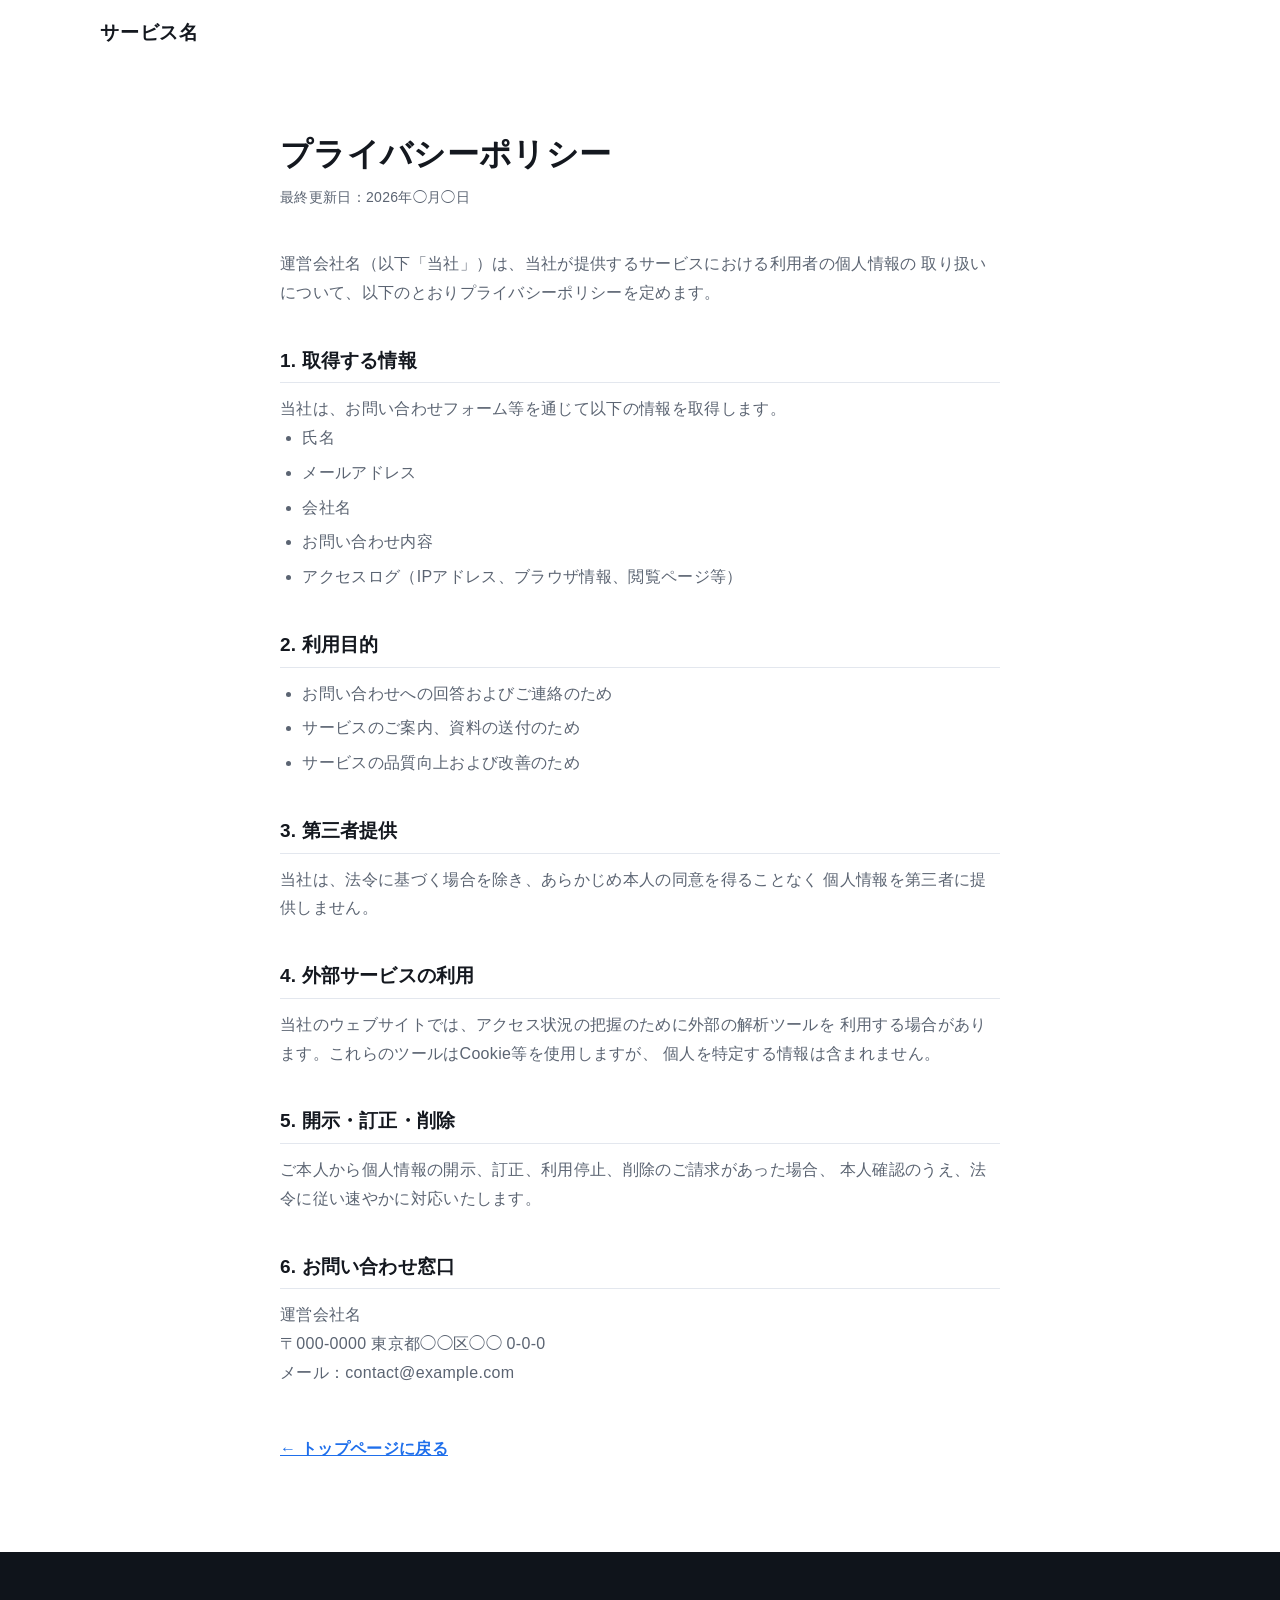
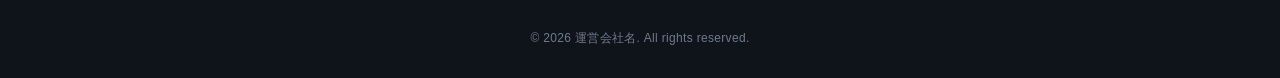
<file: privacy.html>
<!DOCTYPE html>
<html lang="ja">
<head>
<meta charset="UTF-8">
<meta name="viewport" content="width=device-width, initial-scale=1">
<title>プライバシーポリシー | サービス名</title>
<meta name="robots" content="noindex">
<link rel="icon" href="/assets/favicon.svg" type="image/svg+xml">
<link rel="stylesheet" href="/css/style.css">
<style>
  .doc { padding: 64px 0 88px; }
  .doc h1 { font-size: clamp(24px, 3.2vw, 32px); font-weight: 800; margin-bottom: 8px; }
  .doc .doc__date { color: var(--text-muted); font-size: 14px; margin-bottom: 40px; }
  .doc h2 { font-size: 19px; font-weight: 700; margin: 40px 0 12px; padding-bottom: 8px; border-bottom: 1px solid var(--border); }
  .doc p, .doc li { color: var(--text-muted); }
  .doc ul { list-style: disc; padding-left: 1.4em; display: grid; gap: 6px; }
  .doc__back { display: inline-block; margin-top: 48px; font-weight: 700; }
</style>
</head>
<body>

<header class="header" id="header">
  <div class="container header__inner">
    <a class="header__logo" href="/">サービス名</a>
  </div>
</header>

<main class="doc">
  <div class="container container--narrow">
    <h1>プライバシーポリシー</h1>
    <p class="doc__date">最終更新日：2026年◯月◯日</p>

    <p>
      運営会社名（以下「当社」）は、当社が提供するサービスにおける利用者の個人情報の
      取り扱いについて、以下のとおりプライバシーポリシーを定めます。
    </p>

    <h2>1. 取得する情報</h2>
    <p>当社は、お問い合わせフォーム等を通じて以下の情報を取得します。</p>
    <ul>
      <li>氏名</li>
      <li>メールアドレス</li>
      <li>会社名</li>
      <li>お問い合わせ内容</li>
      <li>アクセスログ（IPアドレス、ブラウザ情報、閲覧ページ等）</li>
    </ul>

    <h2>2. 利用目的</h2>
    <ul>
      <li>お問い合わせへの回答およびご連絡のため</li>
      <li>サービスのご案内、資料の送付のため</li>
      <li>サービスの品質向上および改善のため</li>
    </ul>

    <h2>3. 第三者提供</h2>
    <p>
      当社は、法令に基づく場合を除き、あらかじめ本人の同意を得ることなく
      個人情報を第三者に提供しません。
    </p>

    <h2>4. 外部サービスの利用</h2>
    <p>
      当社のウェブサイトでは、アクセス状況の把握のために外部の解析ツールを
      利用する場合があります。これらのツールはCookie等を使用しますが、
      個人を特定する情報は含まれません。
    </p>

    <h2>5. 開示・訂正・削除</h2>
    <p>
      ご本人から個人情報の開示、訂正、利用停止、削除のご請求があった場合、
      本人確認のうえ、法令に従い速やかに対応いたします。
    </p>

    <h2>6. お問い合わせ窓口</h2>
    <p>
      運営会社名<br>
      〒000-0000 東京都◯◯区◯◯ 0-0-0<br>
      メール：contact@example.com
    </p>

    <p><a class="doc__back" href="/">← トップページに戻る</a></p>
  </div>
</main>

<footer class="footer">
  <p class="footer__copy">&copy; <span id="year">2026</span> 運営会社名. All rights reserved.</p>
</footer>

<script src="/js/main.js" defer></script>
</body>
</html>
</file>
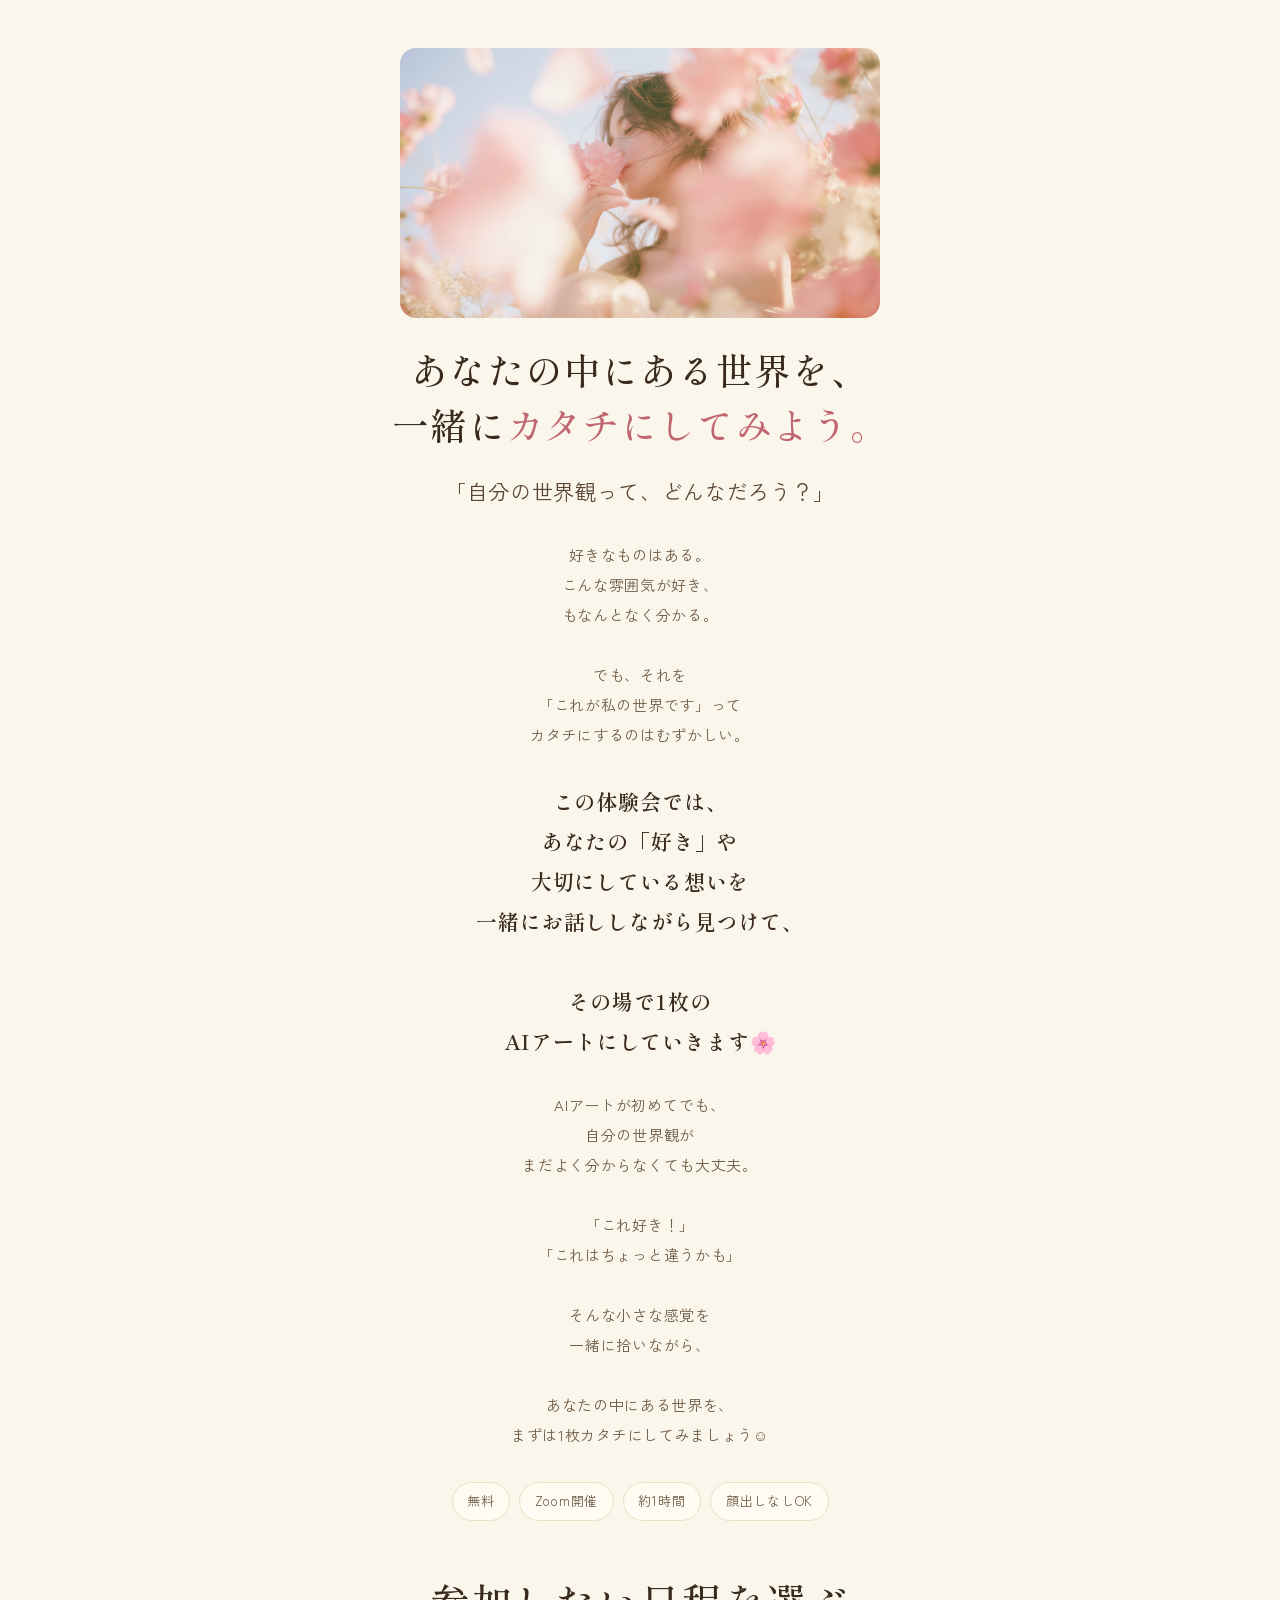
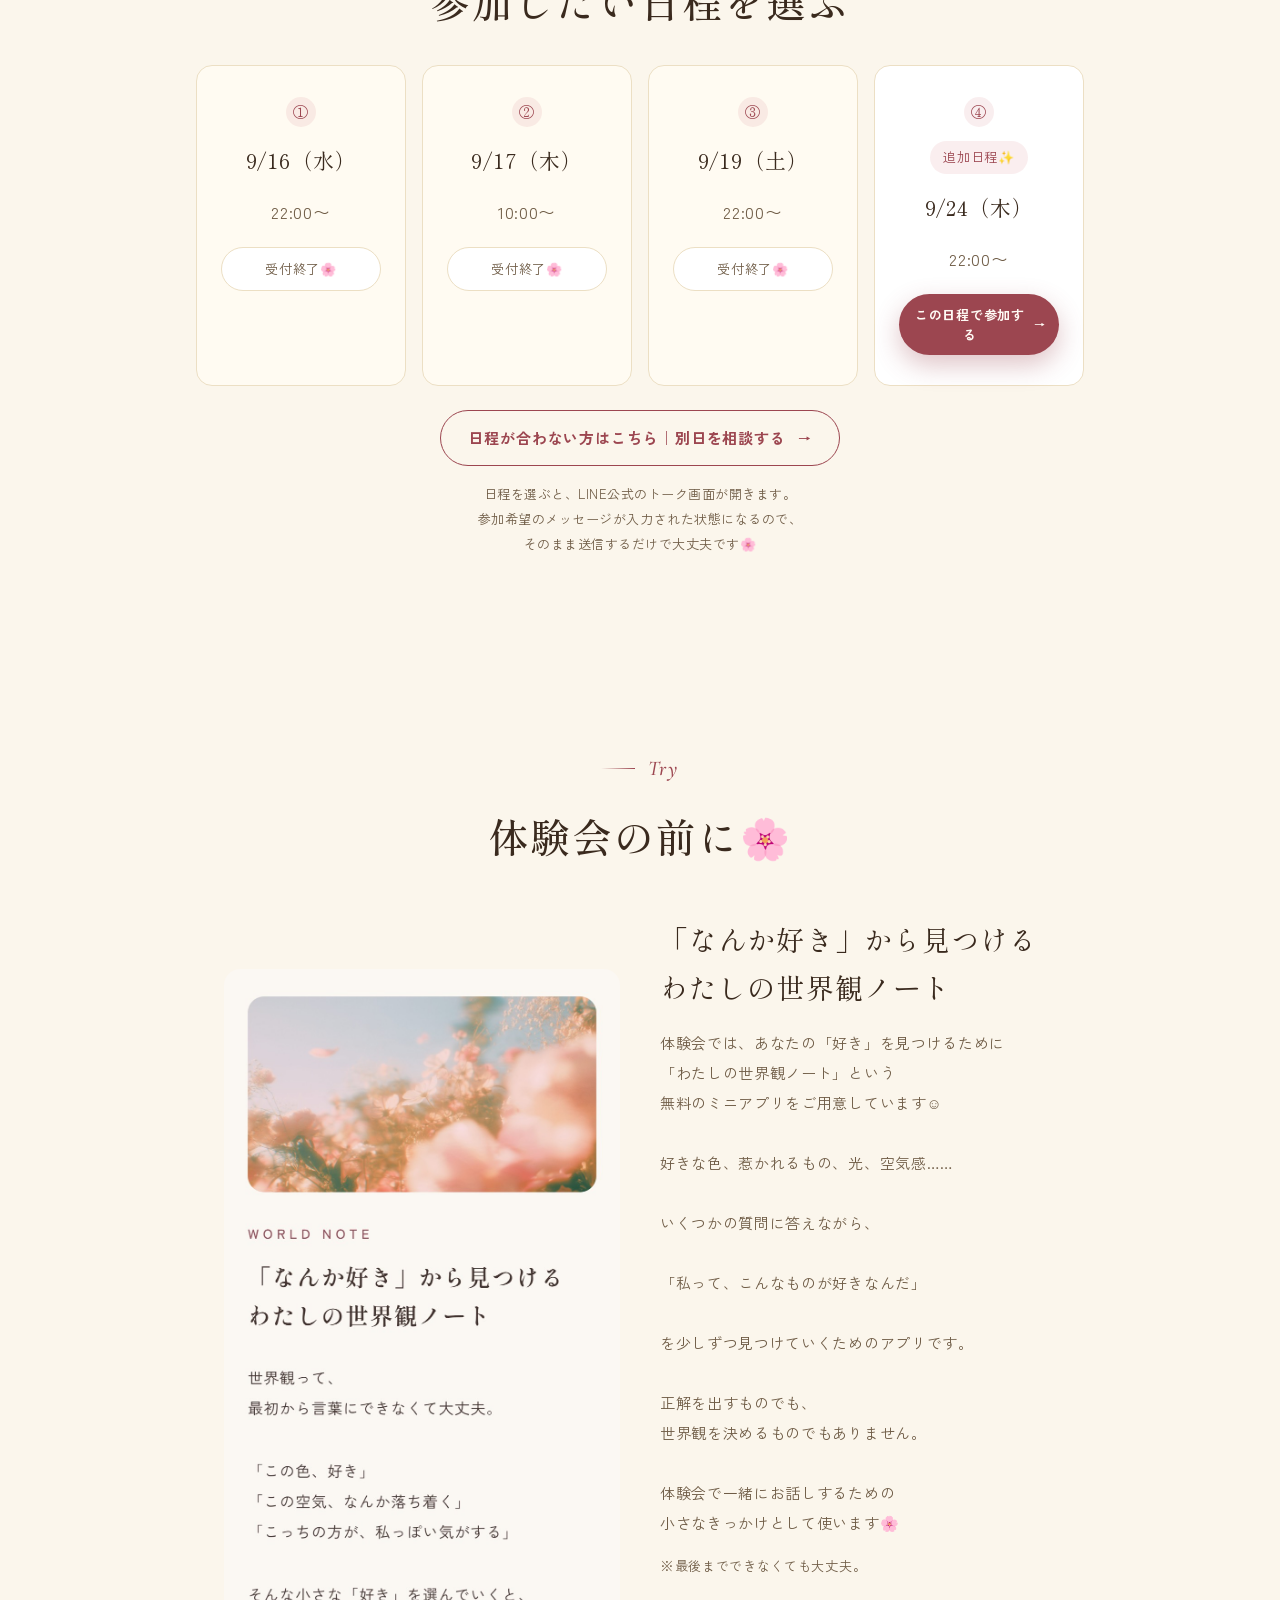
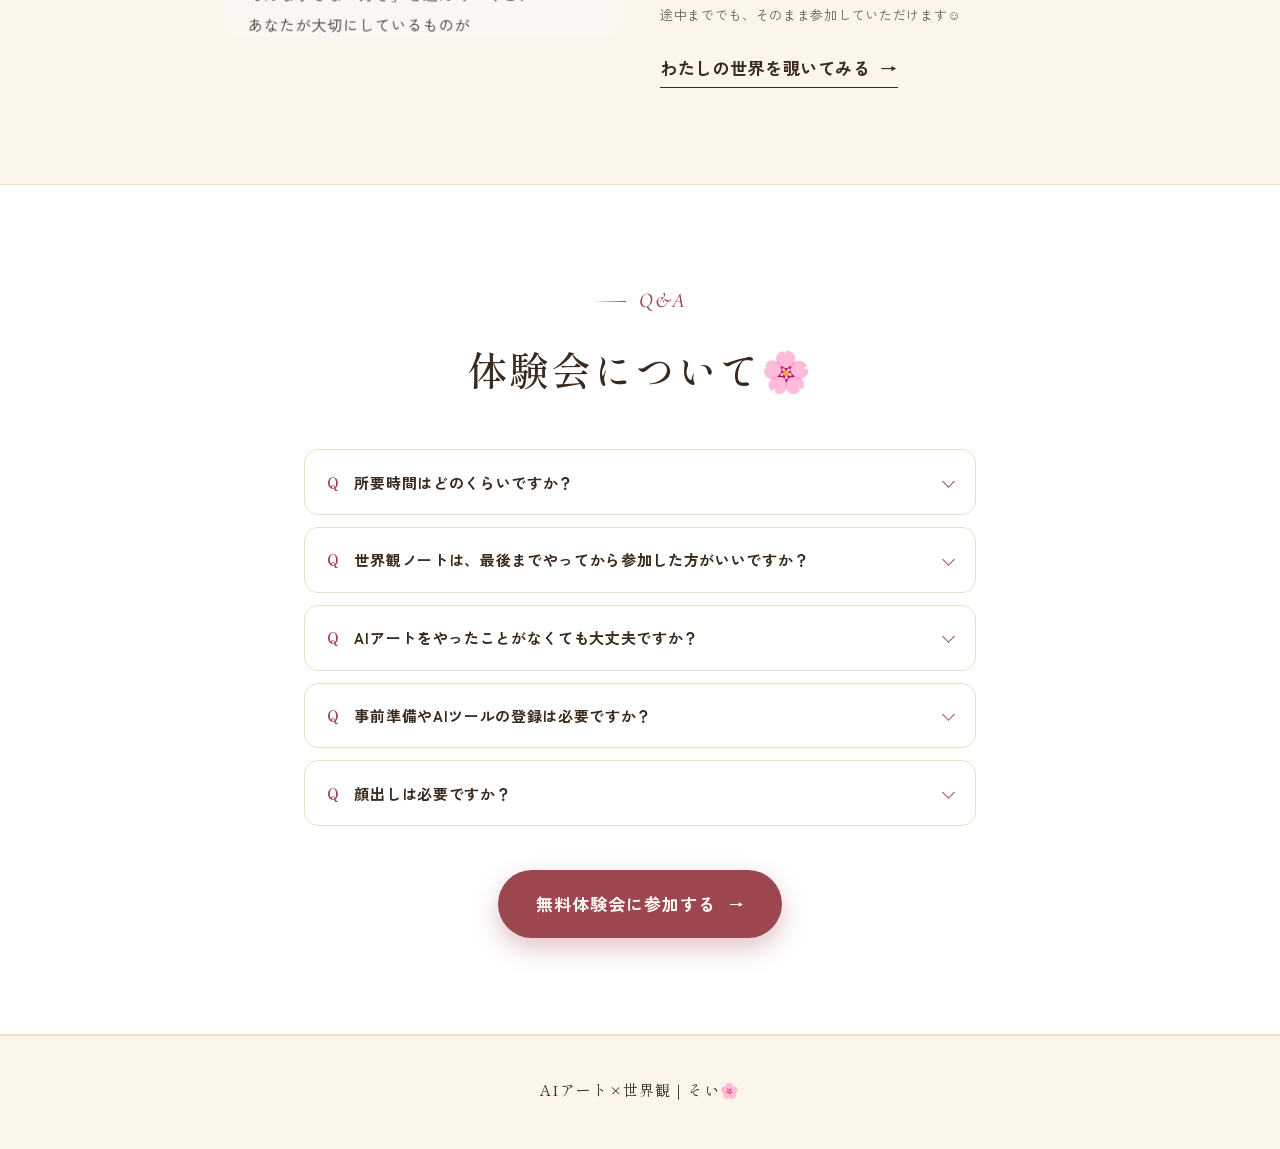
<file: seminar-0909-after.html>
<!DOCTYPE html>
<html lang="ja">
<head>
<meta charset="UTF-8">
<meta name="viewport" content="width=device-width, initial-scale=1">
<title>あなたの中にある世界を、一緒にカタチにしてみよう。｜無料体験会のご案内</title>
<meta name="description" content="あなたの「好き」や大切な想い。無料体験会では、一緒にお話ししながら1枚のAIアートにしていきます。世界観ノートをやったことがなくても、途中でも大丈夫です。">
<meta name="robots" content="noindex">

<meta name="theme-color" content="#FBF6EC">
<meta name="color-scheme" content="light">

<meta property="og:type" content="website">
<meta property="og:site_name" content="そい｜AIアート×世界観">
<meta property="og:title" content="あなたの中にある世界を、一緒にカタチにしてみよう。｜無料体験会のご案内">
<meta property="og:description" content="あなたの中にある世界を、一緒にカタチにしてみませんか？無料体験会・約1時間・Zoom・顔出しなしOK。">
<meta property="og:image" content="https://soiart.vercel.app/assets/after-hero.jpg">
<meta property="og:image:width" content="1600">
<meta property="og:image:height" content="897">
<meta property="og:url" content="https://soiart.vercel.app/seminar-0909-after">
<meta property="og:locale" content="ja_JP">
<meta name="twitter:card" content="summary_large_image">
<meta name="twitter:image" content="https://soiart.vercel.app/assets/after-hero.jpg">
<link rel="canonical" href="https://soiart.vercel.app/seminar-0909-after">

<link rel="icon" href="assets/favicon.svg" type="image/svg+xml">

<link rel="preconnect" href="https://fonts.googleapis.com">
<link rel="preconnect" href="https://fonts.gstatic.com" crossorigin>
<link href="https://fonts.googleapis.com/css2?family=Shippori+Mincho:wght@500;600&family=Zen+Kaku+Gothic+New:wght@400;500;700&family=Cormorant+Garamond:ital,wght@1,500&display=swap" rel="stylesheet">

<style>
/* =========================================================
   デザイントークン（seminar-0909.htmlと同じ世界観を踏襲）
   ========================================================= */
:root {
  --bg:        #fbf6ec;
  --bg-deep:   #f3e8d2;
  --panel:     #ffffff;
  --panel-2:   #fffbf2;
  --line:      #ecdfc4;
  --cream:     #3a2a1e;   /* 見出し用の濃い焦茶インク */
  --text:      #5b4634;
  --text-soft: #6f5c46;

  --rose:      #d98b93;
  --rose-deep: #c06670;
  --rose-ink:  #9c4650;
  --rose-soft: rgba(217,139,147,.15);

  --shadow: 0 20px 50px rgba(140,105,55,.14);

  --mincho: "Shippori Mincho", "Hiragino Mincho ProN", "Yu Mincho", "YuMincho", "BIZ UDMincho", serif;
  --gothic: "Zen Kaku Gothic New", "Hiragino Sans", "Hiragino Kaku Gothic ProN", "Yu Gothic", "YuGothic", "BIZ UDPGothic", Meiryo, sans-serif;
  --accent-face: "Cormorant Garamond", var(--mincho);

  --fs-xs:  0.8125rem;
  --fs-sm:  0.9375rem;
  --fs-md:  1.0625rem;
  --fs-lg:  clamp(1.125rem, 1.03rem + .4vw, 1.3125rem);
  --fs-xl:  clamp(1.375rem, 1.15rem + 1vw, 1.75rem);
  --fs-2xl: clamp(1.75rem, 1.3rem + 2vw, 2.5rem);
  --fs-3xl: clamp(2rem, 1.4rem + 2.6vw, 3.1rem);

  --measure: 30em;
  --pad: clamp(1.25rem, 5vw, 2.25rem);
  --band: clamp(3.5rem, 9vw, 6rem);
}

*, *::before, *::after { box-sizing: border-box; }
html { scroll-behavior: smooth; -webkit-text-size-adjust: 100%; }
body {
  margin: 0; font-family: var(--gothic); font-size: var(--fs-md);
  line-height: 1.9; letter-spacing: .04em; color: var(--text);
  background: var(--bg); -webkit-font-smoothing: antialiased; overflow-x: hidden;
}
h1, h2, h3, p, ul, ol, dl, dd, dt, figure { margin: 0; padding: 0; }
ul, ol { list-style: none; }
img { max-width: 100%; height: auto; display: block; }
a { color: inherit; }
:focus-visible { outline: 2px solid var(--rose-deep); outline-offset: 3px; border-radius: 2px; }

.wrap { width: 100%; max-width: 60rem; margin-inline: auto; padding-inline: var(--pad); }
.wrap--narrow { max-width: 42rem; }
.nowrap { white-space: nowrap; }

.eyebrow {
  display: inline-flex; align-items: center; gap: .6em;
  font-family: var(--accent-face); font-style: italic; font-weight: 500;
  font-size: var(--fs-lg); letter-spacing: .08em; color: var(--rose-ink);
}
.eyebrow::before { content: ""; width: 1.6em; height: 1px; background: linear-gradient(90deg, transparent, var(--rose-ink)); }

.section { padding-block: var(--band); }
.section--panel { background: var(--panel); border-block: 1px solid var(--line); }
.section--tight { padding-block: clamp(2.5rem, 6vw, 3.5rem); }

.band-head { display: flex; flex-direction: column; gap: 1rem; margin-bottom: clamp(2rem, 5vw, 3rem); text-align: center; align-items: center; }
.band-title { font-family: var(--mincho); font-size: var(--fs-2xl); font-weight: 500; line-height: 1.6; letter-spacing: .05em; color: var(--cream); text-wrap: balance; }
.band-lead { max-width: var(--measure); color: var(--text-soft); font-size: var(--fs-sm); text-wrap: balance; }

/* =========================================================
   ボタン
   ========================================================= */
.btn {
  display: inline-flex; align-items: center; justify-content: center; gap: .8em;
  padding: 1.05em 2.2em;
  font-family: var(--gothic); font-size: var(--fs-md); font-weight: 700;
  letter-spacing: .06em; text-decoration: none; text-align: center;
  color: #fffaf4; background: var(--rose-ink);
  border: none; border-radius: 999px;
  box-shadow: 0 10px 26px rgba(156,70,80,.32);
  transition: transform .3s ease, box-shadow .3s ease, background-color .3s ease;
}
.btn:hover { transform: translateY(-2px); box-shadow: 0 14px 34px rgba(156,70,80,.4); background-color: #833a43; }
.btn:active { transform: translateY(0); }
.btn__arrow { font-size: .85em; transition: transform .3s ease; }
.btn:hover .btn__arrow { transform: translateX(4px); }
.btn-note { margin-top: .8rem; font-size: var(--fs-xs); color: var(--text-soft); letter-spacing: .04em; }

.btn--ghost {
  color: var(--rose-ink); background: transparent;
  border: 1px solid var(--rose-ink); box-shadow: none;
}
.btn--ghost:hover { color: #fffaf4; background: var(--rose-ink); box-shadow: 0 10px 26px rgba(156,70,80,.28); }

.cta-link {
  display: inline-flex; align-items: center; gap: .6em;
  font-weight: 700; font-size: var(--fs-md); letter-spacing: .03em;
  text-decoration: none; color: var(--cream); border-bottom: 1px solid var(--cream); padding-bottom: .2em;
}
.cta-link__arrow { transition: transform .3s ease; }
.cta-link:hover .cta-link__arrow { transform: translateX(5px); }

/* =========================================================
   01. ファーストビュー（体験会）
   ========================================================= */
.top { padding-block: clamp(2rem, 6vw, 3rem) 0; }
.top__inner { text-align: center; display: flex; flex-direction: column; align-items: center; gap: 1.25rem; }
.top__hero {
  width: 100%; max-width: 26rem;
  aspect-ratio: 4 / 3; object-fit: cover; object-position: 50% 38%;
  border-radius: 16px; margin-bottom: .25rem;
}
@media (min-width: 40rem) {
  .top__hero { max-width: 30rem; aspect-ratio: 16 / 9; object-position: 50% 30%; }
}
.top__title {
  font-family: var(--mincho); font-size: clamp(1.35rem, 1rem + 1.9vw, 2.3rem); font-weight: 500;
  line-height: 1.5; letter-spacing: .03em; color: var(--cream); text-wrap: balance;
}
.top__title em { font-style: normal; color: var(--rose-deep); }
.top__sub { max-width: 26em; font-size: var(--fs-lg); color: var(--text); text-wrap: balance; }
.top__body { max-width: var(--measure); color: var(--text-soft); font-size: var(--fs-sm); line-height: 2; text-wrap: pretty; white-space: pre-line; margin-top: .5rem; }
.top__highlight {
  max-width: var(--measure); font-family: var(--mincho); font-weight: 600;
  font-size: var(--fs-lg); line-height: 1.9; letter-spacing: .04em;
  color: var(--cream); text-wrap: balance; white-space: pre-line; margin-top: .75rem;
}

.meta-badges { display: flex; flex-wrap: wrap; justify-content: center; gap: .6rem; margin-top: .75rem; }
.meta-badges span {
  padding: .5em 1.1em; border: 1px solid var(--line); border-radius: 999px;
  font-size: var(--fs-xs); letter-spacing: .06em; color: var(--text-soft); background: var(--panel-2);
}

/* =========================================================
   日程選択
   ========================================================= */
.schedule { padding-block: clamp(2rem, 5vw, 3rem) var(--band); scroll-margin-top: 1.5rem; }
.schedule__grid { display: grid; gap: 1rem; max-width: 60rem; margin-inline: auto; }
@media (min-width: 34rem) {
  .schedule__grid { grid-template-columns: repeat(2, 1fr); align-items: stretch; }
}
@media (min-width: 56rem) {
  .schedule__grid { grid-template-columns: repeat(4, 1fr); }
}
.schedule__card {
  display: flex; flex-direction: column; align-items: center; gap: .9rem; text-align: center;
  padding: clamp(1.5rem, 4vw, 1.9rem) clamp(1.25rem, 3vw, 1.5rem);
  border: 1px solid var(--line); border-radius: 16px; background: var(--panel);
}
.schedule__card--closed { background: var(--panel-2); opacity: .82; }
.schedule__num {
  width: 1.9rem; height: 1.9rem; display: inline-flex; align-items: center; justify-content: center;
  border-radius: 50%; background: var(--rose-soft); color: var(--rose-ink);
  font-family: var(--mincho); font-size: var(--fs-sm);
}
.schedule__tag {
  display: inline-flex; padding: .3em 1em; border-radius: 999px;
  font-size: var(--fs-xs); letter-spacing: .06em; color: var(--rose-ink); background: var(--rose-soft);
}
.schedule__date { font-family: var(--mincho); font-size: var(--fs-lg); color: var(--cream); letter-spacing: .04em; }
.schedule__time { font-size: var(--fs-md); color: var(--text-soft); }
.schedule__card .btn { width: 100%; margin-top: .3rem; padding: .85em 1em; font-size: var(--fs-xs); gap: .5em; white-space: normal; line-height: 1.5; }
.schedule__status {
  display: inline-flex; align-items: center; justify-content: center; width: 100%;
  margin-top: .3rem; padding: .85em 1em; border-radius: 999px;
  font-size: var(--fs-xs); letter-spacing: .06em; line-height: 1.5;
  color: var(--text-soft); background: var(--panel); border: 1px solid var(--line);
}

.schedule__other { text-align: center; margin-top: 1.5rem; }
.schedule__other .btn--ghost { padding: .85em 1.8em; font-size: var(--fs-sm); }

/* =========================================================
   Q&A
   ========================================================= */
.faq { display: grid; gap: .75rem; max-width: 42rem; margin-inline: auto; }
.faq__item { background: var(--panel); border: 1px solid var(--line); border-radius: 14px; overflow: hidden; }
.faq__q {
  display: flex; align-items: flex-start; gap: .9rem;
  padding: 1.15rem clamp(1rem, 3vw, 1.4rem);
  font-size: var(--fs-sm); font-weight: 700; line-height: 1.8; color: var(--cream);
  cursor: pointer; list-style: none; word-break: keep-all; overflow-wrap: anywhere;
}
.faq__q::-webkit-details-marker { display: none; }
.faq__q::before { content: "Q"; flex: 0 0 auto; font-family: var(--mincho); color: var(--rose-ink); line-height: 1.8; }
.faq__q::after {
  content: ""; flex: 0 0 auto; width: 9px; height: 9px; margin-top: .55em; margin-left: auto;
  border-right: 1.5px solid var(--rose-ink); border-bottom: 1.5px solid var(--rose-ink);
  transform: rotate(45deg); transition: transform .3s ease;
}
.faq__item[open] .faq__q::after { transform: rotate(-135deg); margin-top: .8em; }
.faq__a { display: flex; gap: .9rem; padding: 0 clamp(1rem, 3vw, 1.4rem) 1.3rem; font-size: var(--fs-sm); line-height: 2; color: var(--text-soft); white-space: pre-line; word-break: keep-all; overflow-wrap: anywhere; }
.faq__a::before { content: "A"; flex: 0 0 auto; font-family: var(--mincho); color: var(--text-soft); }

.recta { text-align: center; margin-top: clamp(2rem, 5vw, 2.75rem); }

/* =========================================================
   世界観ノート紹介（優先度を下げ、静かなトーンで見せる）
   ========================================================= */
.feature { display: grid; gap: clamp(1.75rem, 5vw, 2.5rem); max-width: 52rem; margin-inline: auto; align-items: center; }
@media (min-width: 42rem) {
  .feature { grid-template-columns: minmax(0,1fr) minmax(0,1fr); }
  .feature--reverse .feature__media { order: 2; }
}
.feature__media img { width: 100%; border-radius: 16px; }
.feature__title { font-family: var(--mincho); font-size: var(--fs-xl); line-height: 1.7; letter-spacing: .04em; color: var(--cream); text-wrap: balance; }
.feature__body { margin-top: 1rem; color: var(--text-soft); font-size: var(--fs-sm); line-height: 2; white-space: pre-line; text-wrap: pretty; }
.feature__note { margin-top: 1rem; font-size: var(--fs-xs); color: var(--text-soft); line-height: 1.9; white-space: pre-line; }
.feature .cta-link { margin-top: 1.5rem; }

.footer { padding-block: 2.5rem 2.75rem; text-align: center; border-top: 1px solid var(--line); }
.footer__event { font-family: var(--mincho); font-size: var(--fs-sm); letter-spacing: .08em; color: var(--cream); }
.footer__meta { margin-top: .5rem; font-size: var(--fs-xs); color: var(--text-soft); letter-spacing: .04em; }

.reveal { transition: opacity 1s cubic-bezier(.22,.61,.36,1), transform 1s cubic-bezier(.22,.61,.36,1); }
.reveal-on .reveal { opacity: 0; transform: translateY(16px); }
.reveal-on .reveal.is-in { opacity: 1; transform: none; }

@media (prefers-reduced-motion: reduce) {
  html { scroll-behavior: auto; }
  *, *::before, *::after { animation-duration: .01ms !important; transition-duration: .01ms !important; }
  .reveal-on .reveal { opacity: 1; transform: none; }
}
</style>
</head>
<body>

<main id="top">

  <!-- ==========================================================
       01. 無料体験会（ファーストビュー〜日程選択）
       ========================================================== -->
  <section class="top">
    <div class="wrap top__inner reveal">
      <img class="top__hero" src="assets/after-hero.jpg" alt="" loading="eager" fetchpriority="high">
      <h1 class="top__title">あなたの中にある世界を、<br>一緒に<em>カタチにしてみよう。</em></h1>
      <p class="top__sub">「自分の世界観って、どんなだろう？」</p>
      <p class="top__body">好きなものはある。
こんな雰囲気が好き、
もなんとなく分かる。

でも、それを
「これが私の世界です」って
カタチにするのはむずかしい。</p>
      <p class="top__highlight">この体験会では、
あなたの「好き」や
大切にしている想いを
一緒にお話ししながら見つけて、

その場で1枚の
<span class="nowrap">AIアート</span>にしていきます🌸</p>
      <p class="top__body"><span class="nowrap">AIアート</span>が初めてでも、
自分の世界観が
まだよく分からなくても大丈夫。

「これ好き！」
「これはちょっと違うかも」

そんな小さな感覚を
一緒に拾いながら、

あなたの中にある世界を、
まずは1枚カタチにしてみましょう☺️</p>
      <div class="meta-badges">
        <span>無料</span>
        <span class="nowrap">Zoom開催</span>
        <span>約1時間</span>
        <span class="nowrap">顔出しなしOK</span>
      </div>
    </div>
  </section>

  <section class="schedule" id="schedule" aria-labelledby="schedule-title">
    <div class="wrap">
      <h2 class="band-title reveal" id="schedule-title" style="text-align:center; margin-bottom:2rem;">参加したい日程を選ぶ</h2>

      <div class="schedule__grid">
        <article class="schedule__card schedule__card--closed reveal">
          <span class="schedule__num" aria-hidden="true">①</span>
          <p class="schedule__date">9/16<span class="nowrap">（水）</span></p>
          <p class="schedule__time">22:00〜</p>
          <p class="schedule__status">受付終了🌸</p>
        </article>

        <article class="schedule__card schedule__card--closed reveal">
          <span class="schedule__num" aria-hidden="true">②</span>
          <p class="schedule__date">9/17<span class="nowrap">（木）</span></p>
          <p class="schedule__time">10:00〜</p>
          <p class="schedule__status">受付終了🌸</p>
        </article>

        <article class="schedule__card schedule__card--closed reveal">
          <span class="schedule__num" aria-hidden="true">③</span>
          <p class="schedule__date">9/19<span class="nowrap">（土）</span></p>
          <p class="schedule__time">22:00〜</p>
          <p class="schedule__status">受付終了🌸</p>
        </article>

        <article class="schedule__card reveal">
          <span class="schedule__num" aria-hidden="true">④</span>
          <span class="schedule__tag">追加日程✨</span>
          <p class="schedule__date">9/24<span class="nowrap">（木）</span></p>
          <p class="schedule__time">22:00〜</p>
          <a class="btn" data-schedule="0924_2200" href="#">この日程で参加する <span class="btn__arrow" aria-hidden="true">→</span></a>
        </article>
      </div>

      <p class="schedule__other reveal">
        <a class="btn btn--ghost" data-schedule="other" href="#">日程が合わない方はこちら｜別日を相談する <span class="btn__arrow" aria-hidden="true">→</span></a>
      </p>
      <p class="btn-note" style="text-align:center; margin-top:1rem;">日程を選ぶと、LINE公式のトーク画面が開きます。<br>参加希望のメッセージが入力された状態になるので、<br>そのまま送信するだけで大丈夫です🌸</p>
    </div>
  </section>

  <!-- ==========================================================
       02. 体験会の前に（世界観ノート紹介）
       ========================================================== -->
  <section class="section" aria-labelledby="gift-title">
    <div class="wrap">
      <div class="band-head reveal">
        <p class="eyebrow">Try</p>
        <h2 class="band-title" id="gift-title">体験会の前に🌸</h2>
      </div>

      <div class="feature reveal">
        <div class="feature__media">
          <img src="assets/seminar-preview-expansion-product.jpg" alt="「なんか好き」から見つける わたしの世界観ノートのTOP画面" loading="lazy" decoding="async">
        </div>
        <div>
          <p class="feature__title">「なんか好き」から見つける<br>わたしの世界観ノート</p>
          <p class="feature__body">体験会では、あなたの「好き」を見つけるために
「わたしの世界観ノート」という
無料のミニアプリをご用意しています☺️

好きな色、惹かれるもの、光、空気感……

いくつかの質問に答えながら、

「私って、こんなものが好きなんだ」

を少しずつ見つけていくためのアプリです。

正解を出すものでも、
世界観を決めるものでもありません。

体験会で一緒にお話しするための
小さなきっかけとして使います🌸</p>
          <p class="feature__note">※最後までできなくても大丈夫。

途中まででも、そのまま参加していただけます☺️</p>
          <a class="cta-link" href="https://worldview-note.vercel.app" target="_blank" rel="noopener">わたしの世界を覗いてみる <span class="cta-link__arrow" aria-hidden="true">→</span></a>
        </div>
      </div>
    </div>
  </section>

  <!-- ==========================================================
       03. 体験会 Q&A
       ========================================================== -->
  <section class="section section--panel" aria-labelledby="qa-title">
    <div class="wrap">
      <div class="band-head reveal">
        <p class="eyebrow">Q&amp;A</p>
        <h2 class="band-title" id="qa-title">体験会について🌸</h2>
      </div>

      <div class="faq reveal">
        <details class="faq__item">
          <summary class="faq__q">所要時間はどのくらいですか？</summary>
          <div class="faq__a">約1時間を予定しています🌸</div>
        </details>

        <details class="faq__item">
          <summary class="faq__q">世界観ノートは、最後までやってから参加した方がいいですか？</summary>
          <div class="faq__a">できるところまでで大丈夫です☺️
最後まで完成していなくても、
途中で見つけた「好き」をもとに
一緒にお話ししていきます🌸</div>
        </details>

        <details class="faq__item">
          <summary class="faq__q"><span><span class="nowrap">AIアート</span>をやったことがなくても大丈夫ですか？</span></summary>
          <div class="faq__a"><span>もちろん大丈夫です🙆‍♀️✨
<span class="nowrap">AIアート</span>が初めての方も、そのままご参加ください。
そいが画面を共有しながら、
一緒にカタチにしていきます🌸</span></div>
        </details>

        <details class="faq__item">
          <summary class="faq__q">事前準備やAIツールの登録は必要ですか？</summary>
          <div class="faq__a"><span>特にありません☺️
<span class="nowrap">Midjourney</span>などの登録も不要です。
事前に何かを用意していただかなくても大丈夫です🌸</span></div>
        </details>

        <details class="faq__item">
          <summary class="faq__q">顔出しは必要ですか？</summary>
          <div class="faq__a"><span>顔出しなしで大丈夫です🙆‍♀️
<span class="nowrap">Zoom</span>でゆったりお話ししながら進めます。</span></div>
        </details>
      </div>

      <p class="recta reveal">
        <a class="btn" href="#schedule">無料体験会に参加する <span class="btn__arrow" aria-hidden="true">→</span></a>
      </p>
    </div>
  </section>

</main>

<footer class="footer">
  <div class="wrap">
    <p class="footer__event"><span class="nowrap">AIアート</span>×世界観｜そい🌸</p>
  </div>
</footer>

<script>
(function () {
  'use strict';

  /* =========================================================
     LINE公式アカウントの「メッセージ付きトーク画面を開く」URL。
     https://line.me/R/oaMessage/{LINE ID}/?{メッセージ} は
     LINE公式アカウントが提供している正式な仕様（友だち追加ボタンの
     「メッセージを追加する」機能と同じ形式）。
     LINE ID（@982pwngm）は https://lin.ee/oZ8sP7h のリダイレクト先から取得。
     モバイルでLINEアプリがインストールされていれば、トーク画面が開き
     メッセージが入力欄にセットされた状態になる（送信は本人操作）。
     ========================================================= */
  var OA_LINE_ID = '@982pwngm';

  function oaMessageUrl(message) {
    return 'https://line.me/R/oaMessage/' + OA_LINE_ID + '/?' + encodeURIComponent(message);
  }

  var SCHEDULES = {
    '0916_2200': '9/16（水）22:00の無料体験会を希望します🌸',
    '0917_1000': '9/17（木）10:00の無料体験会を希望します🌸',
    '0919_2200': '9/19（土）22:00の無料体験会を希望します🌸',
    '0924_2200': '9/24（木）22:00の無料体験会を希望します🌸',
    'other':     '無料体験会を希望します🌸\n日程について相談したいです☺️',
  };

  document.querySelectorAll('[data-schedule]').forEach(function (a) {
    var key = a.getAttribute('data-schedule');
    var message = SCHEDULES[key];
    if (!message) return;
    a.setAttribute('href', oaMessageUrl(message));
    a.setAttribute('target', '_blank');
    a.setAttribute('rel', 'noopener');

    /* 保険：万一メッセージのプリセットが反映されない環境でも、
       同じ文面をクリップボードにコピーしておく（貼り付けられるように）。
       クリップボードAPIが使えない場合は何もしない（通常の遷移は行われる）。 */
    a.addEventListener('click', function () {
      if (navigator.clipboard && navigator.clipboard.writeText) {
        navigator.clipboard.writeText(message).catch(function () {});
      }
    });
  });

  /* スクロール演出（既存ページと同じ、1種類のみ） */
  var reduce = window.matchMedia('(prefers-reduced-motion: reduce)');
  var targets = document.querySelectorAll('.reveal');
  if (!targets.length || !('IntersectionObserver' in window) || reduce.matches) return;

  var fired = false;
  var io = new IntersectionObserver(function (entries) {
    fired = true;
    entries.forEach(function (entry) {
      var passed = entry.boundingClientRect.bottom < 0;
      if (!entry.isIntersecting && !passed) return;
      entry.target.classList.add('is-in');
      io.unobserve(entry.target);
    });
  }, { threshold: 0.1, rootMargin: '0px 0px -48px 0px' });

  document.documentElement.classList.add('reveal-on');
  targets.forEach(function (el) { io.observe(el); });

  setTimeout(function () {
    if (fired) return;
    io.disconnect();
    targets.forEach(function (el) { el.classList.add('is-in'); });
  }, 1200);
})();
</script>
</body>
</html>
</file>
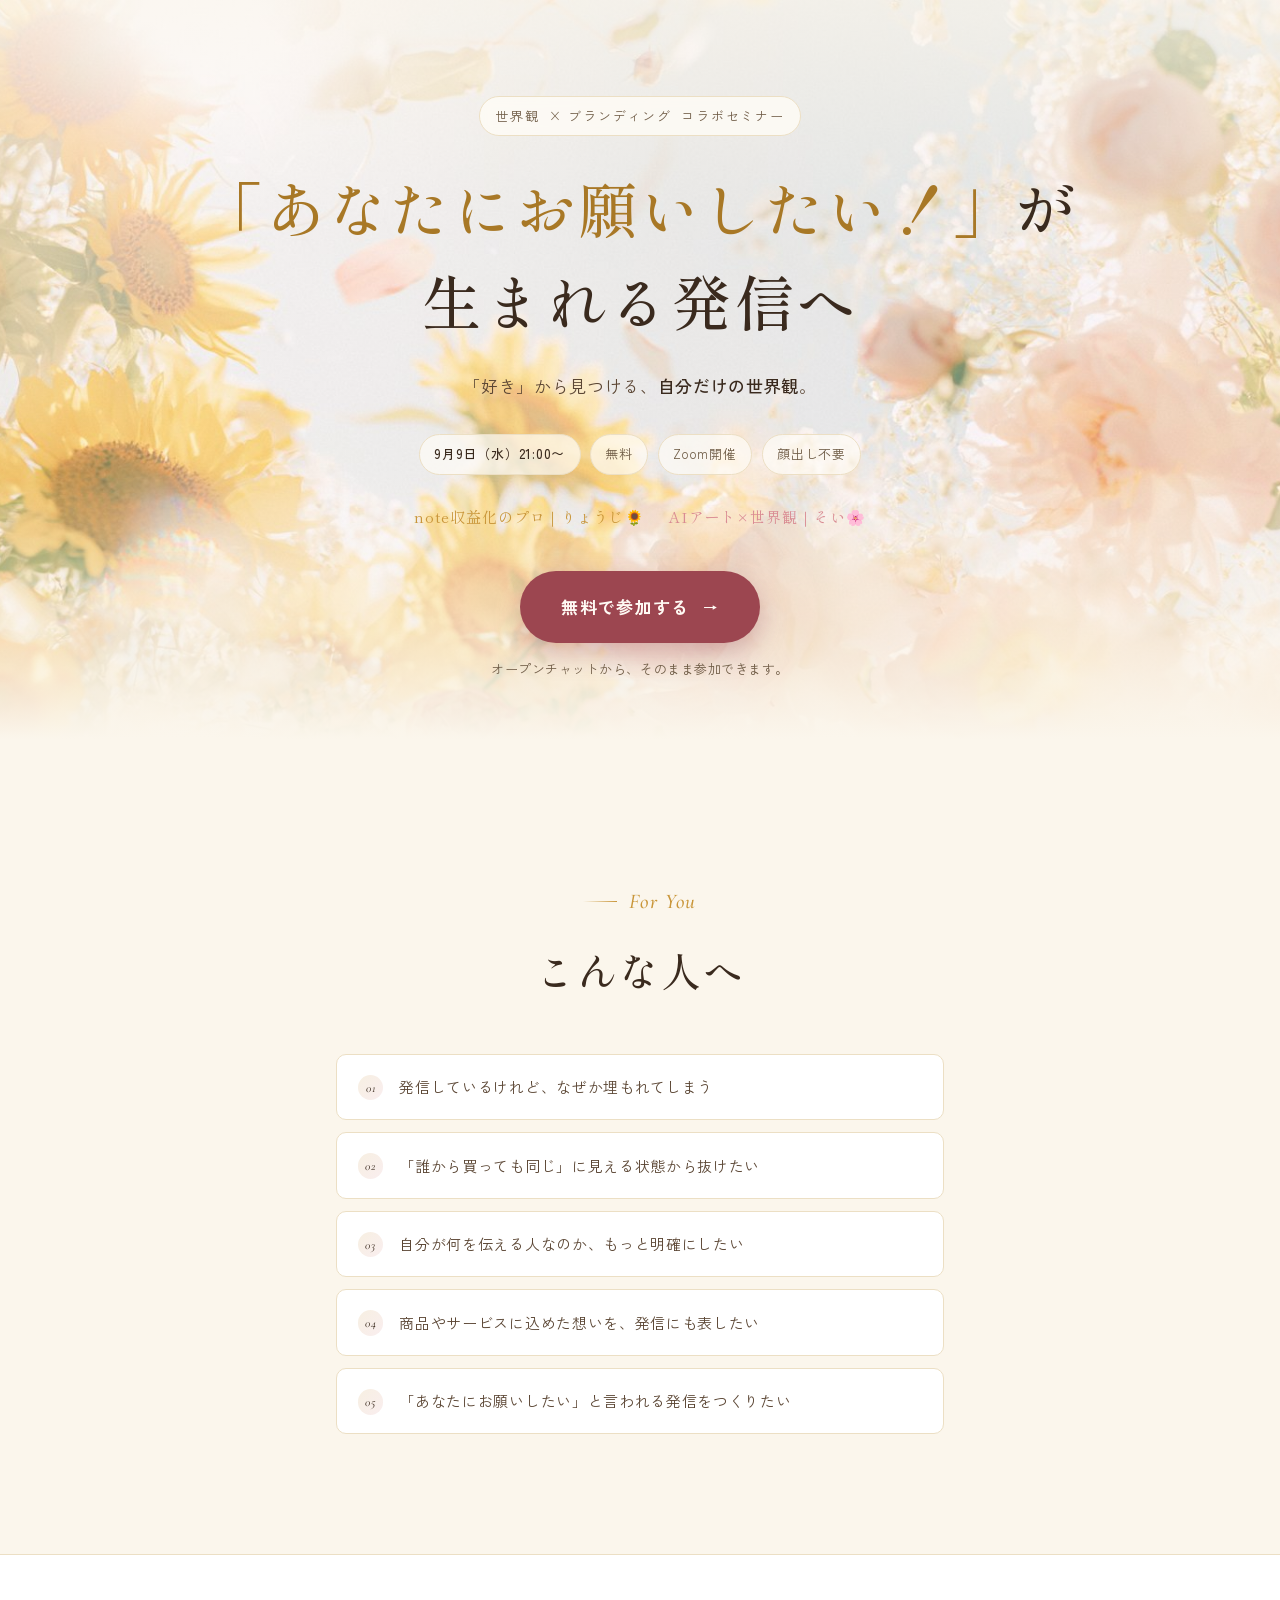
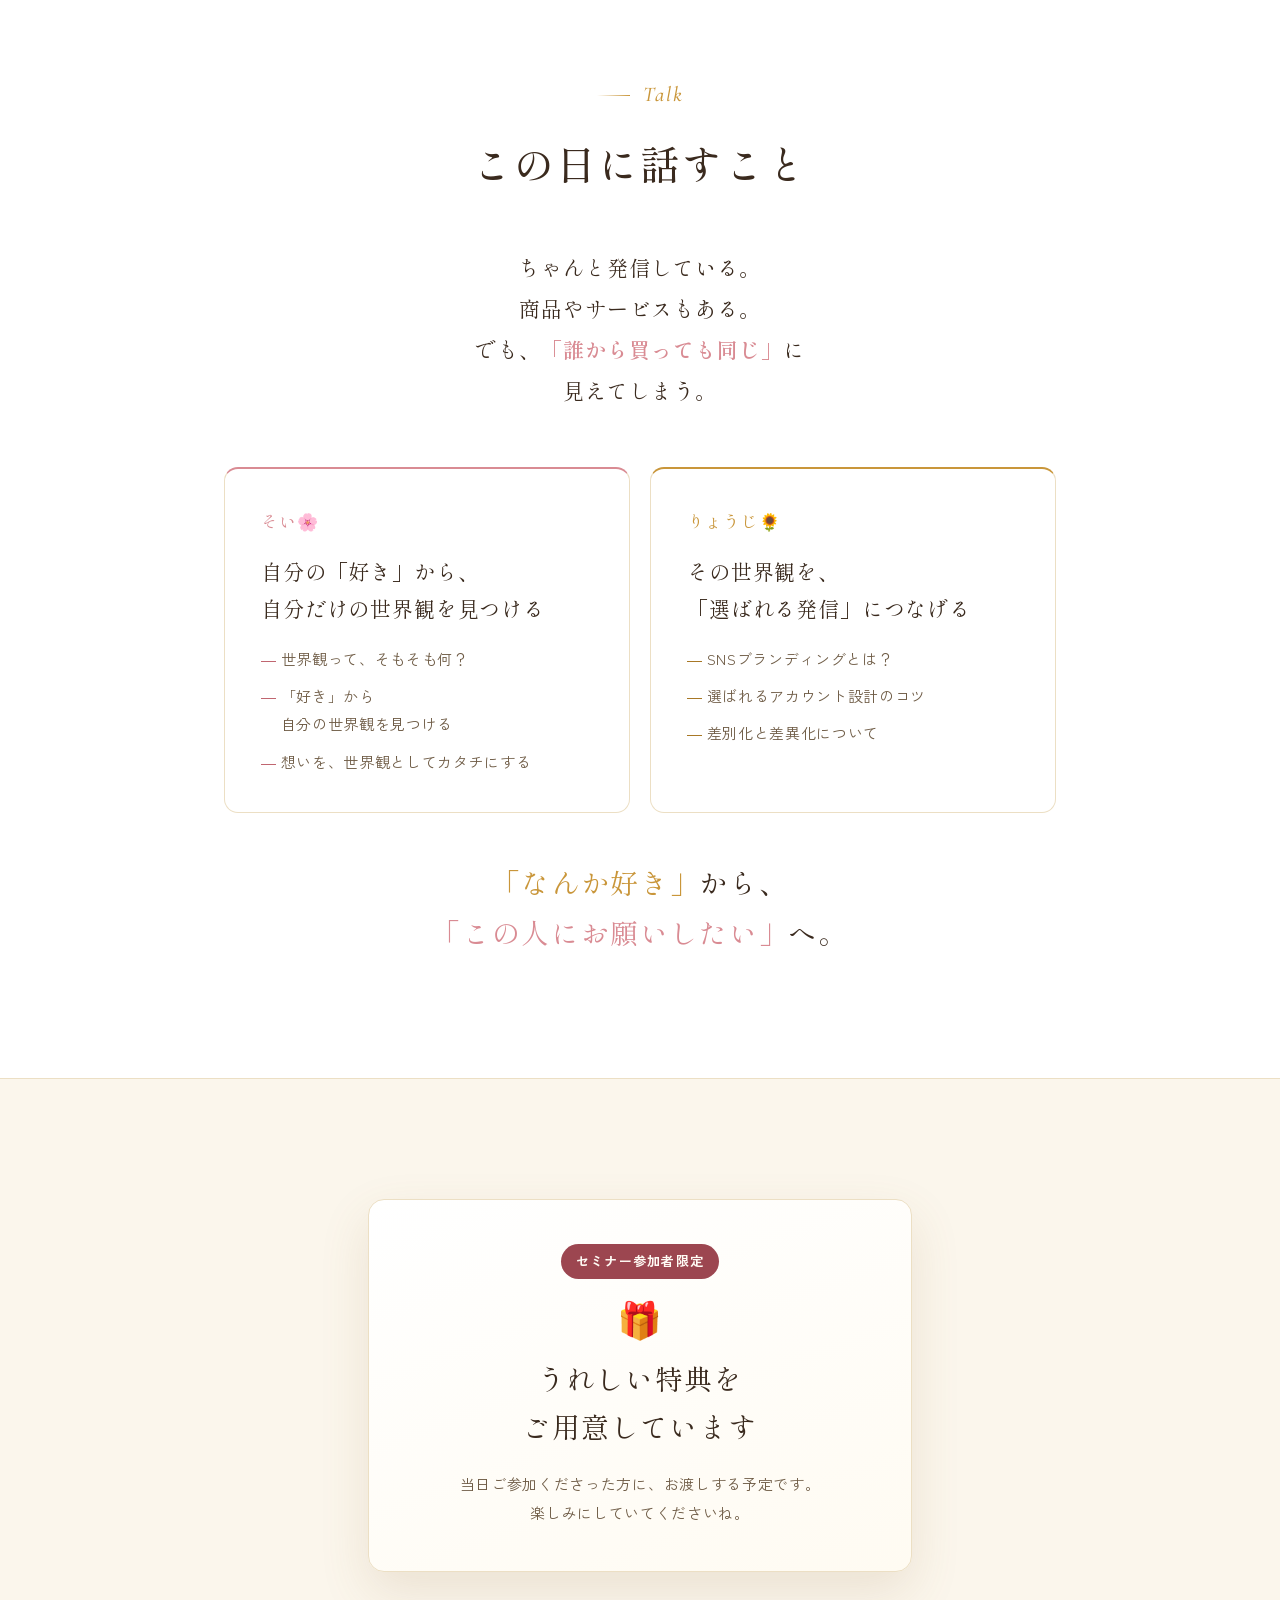
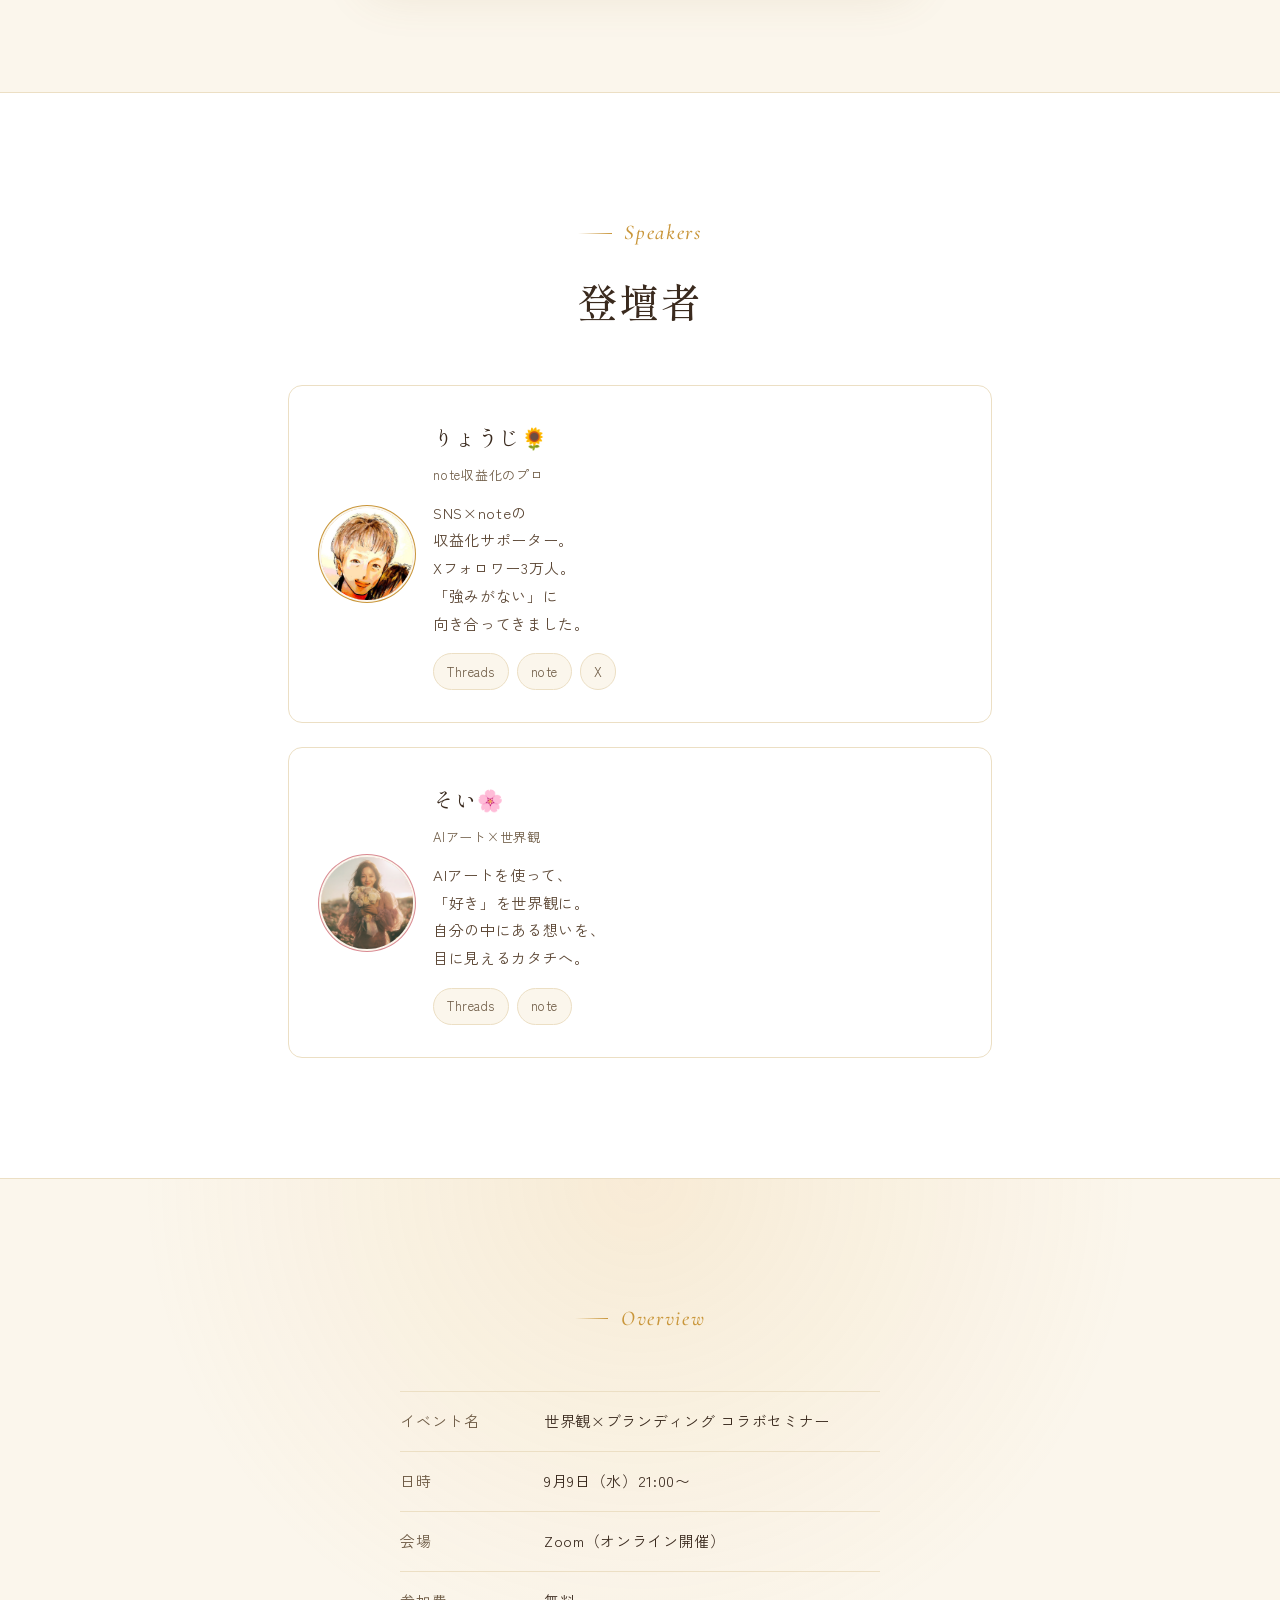
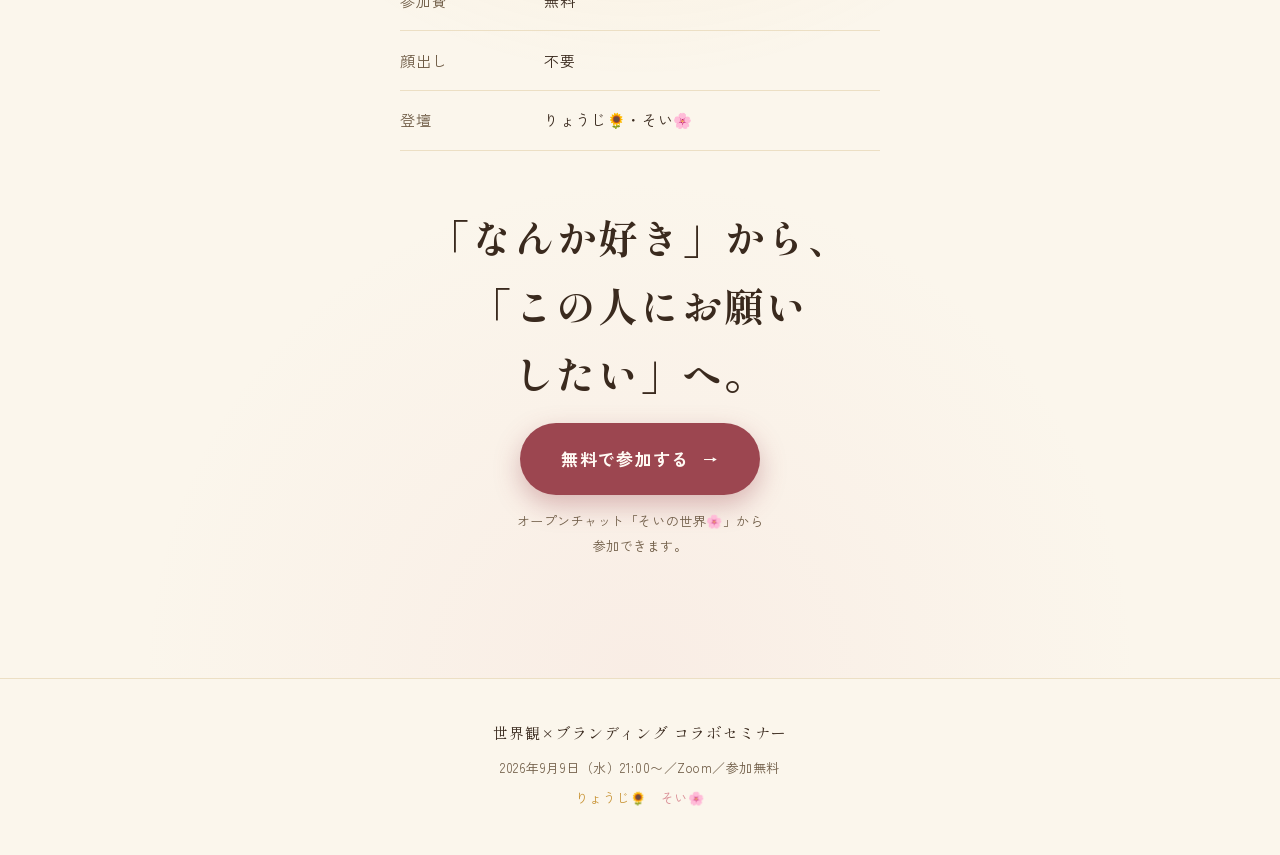
<file: seminar-0909.html>
<!DOCTYPE html>
<html lang="ja">
<head>
<meta charset="UTF-8">
<meta name="viewport" content="width=device-width, initial-scale=1">
<title>「あなたにお願いしたい」が生まれる発信へ｜世界観×ブランディング コラボセミナー</title>
<meta name="description" content="9月9日(水)21:00〜Zoom開催・無料・顔出し不要。note収益化のプロ りょうじ🌻 と AIアート×世界観 そい🌸 が、「好き」から見つける自分だけの世界観と、選ばれる発信のつくり方を話します。">

<meta name="theme-color" content="#FBF6EC">
<meta name="color-scheme" content="light">

<meta property="og:type" content="website">
<meta property="og:site_name" content="世界観×ブランディング コラボセミナー">
<meta property="og:title" content="「あなたにお願いしたい」が生まれる発信へ｜世界観×ブランディング コラボセミナー">
<meta property="og:description" content="9/9(水)21:00〜Zoom・無料・顔出し不要。りょうじ🌻×そい🌸の2つの視点で、「好き」から見つける自分だけの世界観を話します。">
<meta property="og:image" content="https://soiart.vercel.app/assets/seminar-0909-ogp.jpg">
<meta property="og:image:width" content="1200">
<meta property="og:image:height" content="675">
<meta property="og:url" content="https://soiart.vercel.app/seminar-0909">
<meta property="og:locale" content="ja_JP">
<meta name="twitter:card" content="summary_large_image">
<meta name="twitter:image" content="https://soiart.vercel.app/assets/seminar-0909-ogp.jpg">
<link rel="canonical" href="https://soiart.vercel.app/seminar-0909">

<link rel="icon" href="assets/favicon.svg" type="image/svg+xml">

<link rel="preconnect" href="https://fonts.googleapis.com">
<link rel="preconnect" href="https://fonts.gstatic.com" crossorigin>
<link href="https://fonts.googleapis.com/css2?family=Shippori+Mincho:wght@500;600&family=Zen+Kaku+Gothic+New:wght@400;500;700&family=Cormorant+Garamond:ital,wght@1,500&display=swap" rel="stylesheet">

<style>
/* =========================================================
   デザイントークン
   りょうじ×そい コラボの実際の告知素材（LIVE TALK等）に合わせた、
   温かいクリーム×ゴールドの世界観。
   りょうじ＝ひまわり（ゴールド）／そい＝淡いピンク の2アクセント。

   ⚠️ 変数名は当初のダーク版から引き継いでいるため、
   「--cream」は実際には見出し用の"濃い焦茶インク色"を指す
   （ライト背景での可読性を保つため、名前と値の意味がねじれている点に注意）。
   ========================================================= */
:root {
  --bg:        #fbf6ec;   /* ベース：温かいアイボリー */
  --bg-deep:   #f3e8d2;   /* 少し濃いクリーム（グラデーション用） */
  --panel:     #ffffff;   /* カード：白 */
  --panel-2:   #fffbf2;
  --line:      #ecdfc4;   /* 明背景用の、金みを帯びた罫線 */
  --cream:     #3a2a1e;   /* 見出し用の濃い焦茶インク（旧ダーク版の白文字色を置き換え） */
  --text:      #5b4634;   /* 本文：温かい焦茶 */
  --text-soft: #6f5c46;   /* 補足・キャプション：くすんだタウプ（クリーム地でも4.5:1を確保） */

  --gold:      #c9963a;   /* りょうじ＝ひまわり */
  --gold-deep: #a87826;
  --gold-soft: rgba(201,150,58,.15);

  --rose:      #d98b93;   /* そい＝淡いピンク */
  --rose-deep: #c06670;
  --rose-ink:  #9c4650;   /* 白文字を乗せるボタン/バッジ用の、より濃いローズ */
  --rose-soft: rgba(217,139,147,.15);

  --shadow: 0 20px 50px rgba(140,105,55,.14);

  --mincho: "Shippori Mincho", "Hiragino Mincho ProN", "Yu Mincho", "YuMincho", "BIZ UDMincho", serif;
  --gothic: "Zen Kaku Gothic New", "Hiragino Sans", "Hiragino Kaku Gothic ProN", "Yu Gothic", "YuGothic", "BIZ UDPGothic", Meiryo, sans-serif;
  --accent-face: "Cormorant Garamond", var(--mincho);

  --fs-xs:  0.8125rem;
  --fs-sm:  0.9375rem;
  --fs-md:  1.0625rem;
  --fs-lg:  clamp(1.125rem, 1.03rem + .4vw, 1.3125rem);
  --fs-xl:  clamp(1.375rem, 1.15rem + 1vw, 1.75rem);
  --fs-2xl: clamp(1.75rem, 1.3rem + 2vw, 2.5rem);
  --fs-3xl: clamp(2.25rem, 1.5rem + 3.4vw, 3.75rem);

  --measure: 30em;
  --pad: clamp(1.25rem, 5vw, 2.25rem);
  --band: clamp(4.5rem, 11vw, 7.5rem);
}

*, *::before, *::after { box-sizing: border-box; }

html {
  scroll-behavior: smooth;
  -webkit-text-size-adjust: 100%;
}

body {
  margin: 0;
  font-family: var(--gothic);
  font-size: var(--fs-md);
  line-height: 1.9;
  letter-spacing: .04em;
  color: var(--text);
  background: var(--bg);
  -webkit-font-smoothing: antialiased;
  overflow-x: hidden;
}

h1, h2, h3, p, ul, ol, dl, dd, dt, figure, blockquote { margin: 0; padding: 0; }
ul, ol { list-style: none; }
img { max-width: 100%; height: auto; display: block; }
a { color: inherit; }

:focus-visible { outline: 2px solid var(--gold); outline-offset: 3px; border-radius: 2px; }

.wrap { width: 100%; max-width: 60rem; margin-inline: auto; padding-inline: var(--pad); }
.wrap--narrow { max-width: 42rem; }

.nowrap { white-space: nowrap; }
.sr-only { position: absolute; width: 1px; height: 1px; padding: 0; margin: -1px; overflow: hidden; clip: rect(0 0 0 0); white-space: nowrap; border: 0; }

.eyebrow {
  display: inline-flex; align-items: center; gap: .6em;
  font-family: var(--accent-face); font-style: italic; font-weight: 500;
  font-size: var(--fs-lg); letter-spacing: .08em; color: var(--gold);
}
.eyebrow::before {
  content: ""; width: 1.6em; height: 1px;
  background: linear-gradient(90deg, transparent, var(--gold));
}

.section { padding-block: var(--band); }
.section--panel { background: var(--panel); border-block: 1px solid var(--line); }

.band-head { display: flex; flex-direction: column; gap: 1rem; margin-bottom: clamp(2.25rem, 6vw, 3.25rem); text-align: center; align-items: center; }
.band-title {
  font-family: var(--mincho); font-size: var(--fs-2xl); font-weight: 500;
  line-height: 1.6; letter-spacing: .05em; color: var(--cream); text-wrap: balance;
}
.band-lead { max-width: var(--measure); color: var(--text-soft); font-size: var(--fs-sm); text-wrap: balance; }

/* =========================================================
   ボタン
   ========================================================= */
.btn {
  display: inline-flex; align-items: center; justify-content: center; gap: .8em;
  padding: 1.15em 2.4em;
  font-family: var(--gothic); font-size: var(--fs-md); font-weight: 700;
  letter-spacing: .08em; text-decoration: none; text-align: center;
  color: #fffaf4; background: var(--rose-ink);
  border: none; border-radius: 999px;
  box-shadow: 0 10px 26px rgba(156,70,80,.35);
  transition: transform .3s ease, box-shadow .3s ease, background-color .3s ease;
}
.btn:hover { transform: translateY(-2px); box-shadow: 0 14px 34px rgba(156,70,80,.42); background-color: #833a43; }
.btn:active { transform: translateY(0); }
.btn__arrow { font-size: .85em; transition: transform .3s ease; }
.btn:hover .btn__arrow { transform: translateX(4px); }
.btn-note { margin-top: .9rem; font-size: var(--fs-xs); color: var(--text-soft); letter-spacing: .04em; }

/* =========================================================
   ヒーロー
   ========================================================= */
.hero {
  position: relative; isolation: isolate; overflow: hidden;
  padding-block: clamp(3.5rem, 9vw, 6rem) clamp(3rem, 8vw, 5rem);
}
.hero__bg {
  position: absolute; inset: 0; z-index: -2;
  background: var(--bg);
}
.hero__bg img {
  position: absolute; inset: 0; z-index: 1;
  width: 100%; height: 100%; object-fit: cover; object-position: 30% 60%;
}
/* 花の写真が読み込めない万一の場合の下敷き（imgより先にDOMへ置き、z-indexで確実に背面へ） */
.hero__bg-fallback {
  position: absolute; inset: 0; z-index: 0;
  background:
    radial-gradient(38% 55% at 10% 30%, rgba(201,150,58,.30), transparent 70%),
    radial-gradient(40% 60% at 92% 60%, rgba(217,139,147,.24), transparent 70%),
    var(--bg-deep);
}
.hero__veil {
  position: absolute; inset: 0; z-index: -1;
  /* 花の彩度を活かしつつ、文字が乗る上部〜下部の地色になじむ場所だけ
     クリーム色でやさしく馴染ませる（ダーク版とは逆で「明るく」する） */
  background: linear-gradient(180deg, rgba(251,246,236,.72) 0%, rgba(251,246,236,.28) 28%, rgba(251,246,236,.22) 62%, var(--bg) 97%);
}

.hero__inner { display: flex; flex-direction: column; align-items: center; gap: 1.5rem; text-align: center; }

.hero__badge {
  display: inline-flex; align-items: center; gap: .7em;
  padding: .5em 1.2em; border-radius: 999px;
  border: 1px solid var(--line); background: rgba(255,253,247,.78); backdrop-filter: blur(6px);
  font-size: var(--fs-xs); letter-spacing: .14em; color: var(--text-soft);
}
.hero__badge strong { color: var(--cream); font-weight: 500; }

.hero__title {
  font-family: var(--mincho); font-size: var(--fs-3xl); font-weight: 500;
  line-height: 1.55; letter-spacing: .04em; color: var(--cream); text-wrap: balance;
  max-width: 16em;
}
.hero__title em {
  font-style: normal;
  color: var(--gold-deep);
}

.hero__sub {
  max-width: 26em; font-size: var(--fs-md); color: var(--text); text-wrap: balance;
}
.hero__sub strong { color: var(--cream); font-weight: 500; }

.hero__meta {
  /* 狭い画面では「3個+1個」の半端な折り返しにならないよう、
     常に2個ずつのペアで揃える。広い画面では1行に収まるのでflexに戻す */
  display: grid; grid-template-columns: repeat(2, auto); justify-content: center;
  gap: .6rem; margin-top: .5rem;
}
@media (min-width: 30rem) {
  .hero__meta { display: flex; flex-wrap: wrap; }
}
.hero__meta span {
  padding: .55em 1.1em; border: 1px solid var(--line); border-radius: 999px;
  font-size: var(--fs-xs); letter-spacing: .06em; color: var(--text-soft);
  background: rgba(255,253,247,.7);
}
.hero__meta strong { color: var(--cream); font-weight: 500; }

.hero__speakers {
  display: flex; flex-wrap: wrap; justify-content: center; gap: .5rem 1.5rem;
  margin-top: .25rem; font-family: var(--mincho); font-size: var(--fs-sm); letter-spacing: .06em;
}
.hero__speakers .g { color: var(--gold); }
.hero__speakers .r { color: var(--rose); }

.hero__cta { margin-top: 1rem; }

/* =========================================================
   こんな人へ
   ========================================================= */
.fits {
  display: grid; gap: .75rem; max-width: 38rem; margin-inline: auto;
}
.fit {
  display: flex; align-items: flex-start; gap: 1rem;
  padding: 1.15rem 1.3rem; border: 1px solid var(--line); border-radius: 10px;
  background: var(--panel);
  font-size: var(--fs-sm); line-height: 1.85; color: var(--text);
}
.fit__mark {
  flex: 0 0 auto; width: 1.6rem; height: 1.6rem; margin-top: .1rem;
  display: grid; place-items: center; border-radius: 50%;
  background: linear-gradient(135deg, var(--gold-soft), var(--rose-soft));
  color: var(--cream); font-size: .75rem; font-family: var(--accent-face); font-style: italic;
}

/* =========================================================
   この日に話すこと
   ========================================================= */
.bridge {
  max-width: 30rem; margin: 0 auto clamp(2.5rem, 6vw, 3.5rem); text-align: center;
  font-family: var(--mincho); font-size: var(--fs-lg); line-height: 1.95; letter-spacing: .05em;
  color: var(--cream); text-wrap: balance;
}
.bridge strong { color: var(--rose); font-weight: 600; }

.talks {
  display: grid; gap: 1.25rem; max-width: 52rem; margin-inline: auto;
}
.talk {
  position: relative; padding: clamp(1.75rem, 4vw, 2.25rem);
  border: 1px solid var(--line); border-radius: 14px; background: var(--panel);
}
.talk--gold { border-top: 2px solid var(--gold); }
.talk--rose { border-top: 2px solid var(--rose); }
.talk__who {
  display: flex; align-items: center; gap: .6em; margin-bottom: 1rem;
  font-family: var(--mincho); font-size: var(--fs-md); letter-spacing: .06em;
}
.talk--gold .talk__who { color: var(--gold); }
.talk--rose .talk__who { color: var(--rose); }
.talk__angle {
  font-family: var(--mincho); font-size: var(--fs-lg); line-height: 1.75; letter-spacing: .04em;
  color: var(--cream); margin-bottom: 1.1rem; text-wrap: balance;
}
.talk__list { display: grid; gap: .55rem; font-size: var(--fs-sm); color: var(--text-soft); }
.talk__list li { position: relative; padding-left: 1.3em; }
.talk__list li::before { content: "―"; position: absolute; left: 0; color: var(--line); }
.talk--gold .talk__list li::before { color: var(--gold-deep); }
.talk--rose .talk__list li::before { color: var(--rose-deep); }

.talks-sign {
  margin-top: clamp(2rem, 5vw, 2.75rem); text-align: center;
  font-family: var(--mincho); font-size: var(--fs-xl); letter-spacing: .06em; line-height: 1.8;
  color: var(--cream); text-wrap: balance;
}
.talks-sign em { font-style: normal; color: var(--gold); }
.talks-sign span { color: var(--rose); }

/* =========================================================
   参加特典
   ========================================================= */
.gift {
  max-width: 34rem; margin-inline: auto;
  display: flex; flex-direction: column; align-items: center; gap: 1.25rem; text-align: center;
  padding: clamp(2rem, 5vw, 2.75rem); border-radius: 16px;
  border: 1px solid var(--line);
  background: linear-gradient(160deg, var(--panel), var(--panel-2));
  box-shadow: var(--shadow);
}
.gift__badge {
  padding: .4em 1.1em; border-radius: 999px; font-size: var(--fs-xs); letter-spacing: .1em;
  color: #fffaf4; background: var(--rose-ink); font-weight: 700;
}
.gift__icon { font-size: 2.25rem; line-height: 1; }
.gift__title {
  font-family: var(--mincho); font-size: var(--fs-xl); line-height: 1.7; letter-spacing: .05em;
  color: var(--cream); text-wrap: balance;
}
.gift__text { max-width: 26em; font-size: var(--fs-sm); color: var(--text-soft); text-wrap: balance; }

/* =========================================================
   登壇者
   ========================================================= */
.speakers { display: grid; gap: 1.5rem; max-width: 44rem; margin-inline: auto; }
.speaker {
  display: grid; grid-template-columns: auto minmax(0,1fr); gap: 1.25rem; align-items: center;
  padding: clamp(1.5rem, 4vw, 2rem); border: 1px solid var(--line); border-radius: 14px; background: var(--panel);
}
.speaker__photo {
  width: 92px; height: 92px; border-radius: 50%; object-fit: cover; flex: 0 0 auto;
}
.speaker__photo--placeholder {
  width: 92px; height: 92px; border-radius: 50%; flex: 0 0 auto;
  display: grid; place-items: center; font-size: 1.75rem;
}
.speaker--gold .speaker__photo,
.speaker--gold .speaker__photo--placeholder { box-shadow: 0 0 0 2px var(--bg), 0 0 0 3px var(--gold); }
.speaker--rose .speaker__photo,
.speaker--rose .speaker__photo--placeholder { box-shadow: 0 0 0 2px var(--bg), 0 0 0 3px var(--rose); }
.speaker--gold .speaker__photo--placeholder { background: linear-gradient(150deg, var(--gold-soft), var(--panel-2)); }
.speaker--rose .speaker__photo--placeholder { background: linear-gradient(150deg, var(--rose-soft), var(--panel-2)); }

.speaker__name { font-family: var(--mincho); font-size: var(--fs-lg); letter-spacing: .05em; color: var(--cream); }
.speaker--gold .speaker__name span { color: var(--gold); }
.speaker--rose .speaker__name span { color: var(--rose); }
.speaker__role { margin-top: .3rem; font-size: var(--fs-xs); letter-spacing: .06em; color: var(--text-soft); }
.speaker__bio { margin-top: .7rem; font-size: var(--fs-sm); line-height: 1.85; color: var(--text); text-wrap: balance; }

.speaker__links { display: flex; flex-wrap: wrap; gap: .5rem; margin-top: 1rem; }
.speaker__links a {
  display: inline-flex; align-items: center; gap: .4em;
  padding: .4em 1em; border-radius: 999px; border: 1px solid var(--line);
  font-size: var(--fs-xs); letter-spacing: .04em; text-decoration: none;
  color: var(--text-soft); background: var(--bg);
  transition: color .25s ease, border-color .25s ease, background-color .25s ease;
}
.speaker--gold .speaker__links a:hover { color: var(--gold-deep); border-color: var(--gold); background: var(--gold-soft); }
.speaker--rose .speaker__links a:hover { color: var(--rose-deep); border-color: var(--rose); background: var(--rose-soft); }

/* =========================================================
   開催概要 + 最終CTA
   ========================================================= */
.final { position: relative; overflow: hidden; text-align: center; }
.final__glow {
  position: absolute; inset: 0; z-index: -1;
  background: radial-gradient(60% 70% at 50% 0%, rgba(227,169,78,.14), transparent 65%),
              radial-gradient(60% 70% at 50% 100%, rgba(234,172,178,.12), transparent 65%);
}

.overview {
  max-width: 30rem; margin: 0 auto clamp(2.5rem, 6vw, 3.25rem);
  display: grid; gap: 0; border-top: 1px solid var(--line);
}
.overview__row {
  display: grid; grid-template-columns: 6.5rem minmax(0,1fr); gap: 1rem;
  padding-block: .95rem; border-bottom: 1px solid var(--line);
  font-size: var(--fs-sm); text-align: left;
}
.overview__row dt { color: var(--text-soft); letter-spacing: .06em; }
.overview__row dd { color: var(--cream); }

.final__title {
  font-family: var(--mincho); font-size: var(--fs-2xl); line-height: 1.7; letter-spacing: .05em;
  color: var(--cream); margin-bottom: 1rem; text-wrap: balance;
}

/* =========================================================
   フッター
   ========================================================= */
.footer { padding-block: 2.5rem 2.75rem; text-align: center; border-top: 1px solid var(--line); }
.footer__event { font-family: var(--mincho); font-size: var(--fs-sm); letter-spacing: .08em; color: var(--cream); }
.footer__meta { margin-top: .5rem; font-size: var(--fs-xs); color: var(--text-soft); letter-spacing: .04em; }
.footer__names { margin-top: .35rem; font-size: var(--fs-xs); color: var(--text-soft); }
.footer__names .g { color: var(--gold); }
.footer__names .r { color: var(--rose); }

/* =========================================================
   スクロール演出（1種類のみ）
   ========================================================= */
.reveal { transition: opacity 1s cubic-bezier(.22,.61,.36,1), transform 1s cubic-bezier(.22,.61,.36,1); }
.reveal-on .reveal { opacity: 0; transform: translateY(16px); }
.reveal-on .reveal.is-in { opacity: 1; transform: none; }

@media (min-width: 34rem) {
  .talks { grid-template-columns: 1fr 1fr; }
  .fits { grid-template-columns: 1fr; }
}
@media (min-width: 40rem) {
  .overview__row { grid-template-columns: 8rem minmax(0,1fr); }
}

@media (prefers-reduced-motion: reduce) {
  html { scroll-behavior: auto; }
  *, *::before, *::after { animation-duration: .01ms !important; transition-duration: .01ms !important; }
  .reveal-on .reveal { opacity: 1; transform: none; }
}
@media print {
  .hero__bg, .hero__veil { display: none; }
  .reveal-on .reveal { opacity: 1 !important; transform: none !important; }
}
</style>
</head>
<body>

<main id="top">

  <!-- ==========================================================
       01. ファーストビュー
       ========================================================== -->
  <section class="hero">
    <div class="hero__bg" aria-hidden="true">
      <!-- 画像が万一読み込めない時のための下敷き（imgより先に描画される） -->
      <div class="hero__bg-fallback"></div>
      <img src="assets/seminar-0909-hero.jpg" alt="" fetchpriority="high">
    </div>
    <div class="hero__veil" aria-hidden="true"></div>

    <div class="wrap hero__inner">
      <p class="hero__badge">世界観 <span class="nowrap">× ブランディング</span> <span class="nowrap">コラボセミナー</span></p>

      <h1 class="hero__title">
        <em>「あなたにお願いしたい！」</em>が<br>生まれる発信へ
      </h1>

      <p class="hero__sub">
        「好き」から見つける、<strong>自分だけの世界観</strong>。
      </p>

      <div class="hero__meta">
        <span><strong>9月9日（水）21:00〜</strong></span>
        <span>無料</span>
        <span class="nowrap">Zoom開催</span>
        <span class="nowrap">顔出し不要</span>
      </div>

      <p class="hero__speakers">
        <span class="g">note収益化のプロ｜りょうじ🌻</span>
        <span class="r">AIアート×世界観｜そい🌸</span>
      </p>

      <div class="hero__cta">
        <a class="btn" href="#" data-join-link>
          無料で参加する <span class="btn__arrow" aria-hidden="true">→</span>
        </a>
        <p class="btn-note">オープンチャットから、そのまま参加できます。</p>
      </div>
    </div>
  </section>

  <!-- ==========================================================
       02. こんな人へ
       ========================================================== -->
  <section class="section" aria-labelledby="fits-title">
    <div class="wrap">
      <div class="band-head reveal">
        <p class="eyebrow">For You</p>
        <h2 class="band-title" id="fits-title">こんな人へ</h2>
      </div>

      <ul class="fits reveal">
        <li class="fit"><span class="fit__mark">01</span>発信しているけれど、なぜか埋もれてしまう</li>
        <li class="fit"><span class="fit__mark">02</span>「誰から買っても同じ」に見える状態から抜けたい</li>
        <li class="fit"><span class="fit__mark">03</span>自分が何を伝える人なのか、もっと明確にしたい</li>
        <li class="fit"><span class="fit__mark">04</span>商品やサービスに込めた想いを、発信にも表したい</li>
        <li class="fit"><span class="fit__mark">05</span>「あなたにお願いしたい」と言われる発信をつくりたい</li>
      </ul>
    </div>
  </section>

  <!-- ==========================================================
       03. この日に話すこと
       ========================================================== -->
  <section class="section section--panel" aria-labelledby="talk-title">
    <div class="wrap">
      <div class="band-head reveal">
        <p class="eyebrow">Talk</p>
        <h2 class="band-title" id="talk-title">この日に話すこと</h2>
      </div>

      <p class="bridge reveal">
        ちゃんと発信している。商品やサービスもある。<br>
        でも、<strong>「誰から買っても同じ」</strong>に<br>
        見えてしまう。
      </p>

      <div class="talks">
        <article class="talk talk--rose reveal">
          <p class="talk__who">そい🌸</p>
          <p class="talk__angle">自分の「好き」から、<br>自分だけの世界観を見つける</p>
          <ul class="talk__list">
            <li>世界観って、そもそも何？</li>
            <li>「好き」から<br>自分の世界観を見つける</li>
            <li>想いを、世界観としてカタチにする</li>
          </ul>
        </article>

        <article class="talk talk--gold reveal">
          <p class="talk__who">りょうじ🌻</p>
          <p class="talk__angle">その世界観を、<br>「選ばれる発信」につなげる</p>
          <ul class="talk__list">
            <li><span class="nowrap">SNSブランディング</span>とは？</li>
            <li>選ばれるアカウント設計のコツ</li>
            <li>差別化と差異化について</li>
          </ul>
        </article>
      </div>

      <p class="talks-sign reveal">
        <em>「なんか好き」</em>から、<br>
        <span>「この人にお願いしたい」</span>へ。
      </p>
    </div>
  </section>

  <!-- ==========================================================
       04. 参加特典
       ========================================================== -->
  <section class="section" aria-labelledby="gift-title">
    <div class="wrap">
      <h2 class="sr-only" id="gift-title">参加特典</h2>
      <div class="gift reveal">
        <span class="gift__badge">セミナー参加者限定</span>
        <span class="gift__icon" aria-hidden="true">🎁</span>
        <p class="gift__title">
          うれしい特典を<br>ご用意しています
        </p>
        <p class="gift__text">
          当日ご参加くださった方に、お渡しする予定です。<br>楽しみにしていてくださいね。
        </p>
      </div>
    </div>
  </section>

  <!-- ==========================================================
       05. 登壇者
       ========================================================== -->
  <section class="section section--panel" aria-labelledby="speakers-title">
    <div class="wrap">
      <div class="band-head reveal">
        <p class="eyebrow">Speakers</p>
        <h2 class="band-title" id="speakers-title">登壇者</h2>
      </div>

      <div class="speakers">
        <article class="speaker speaker--gold reveal">
          <img class="speaker__photo" src="assets/ryoji-portrait.jpg" alt="りょうじのプロフィール写真" width="92" height="92" loading="lazy" decoding="async">
          <div>
            <p class="speaker__name">りょうじ<span>🌻</span></p>
            <p class="speaker__role">note収益化のプロ</p>
            <p class="speaker__bio">
              <span class="nowrap">SNS</span>×noteの<br>
              収益化サポーター。<br>
              Xフォロワー3万人。<br>
              「強みがない」に<br>
              向き合ってきました。
            </p>
            <div class="speaker__links">
              <a href="https://www.threads.com/@porsche911ss" target="_blank" rel="noopener">Threads</a>
              <a href="https://note.com/porsche0911s" target="_blank" rel="noopener">note</a>
              <a href="https://x.com/RYOJI_PORSCHE" target="_blank" rel="noopener">X</a>
            </div>
          </div>
        </article>

        <article class="speaker speaker--rose reveal">
          <img class="speaker__photo" src="assets/soi-portrait.png" alt="そいのプロフィール写真" width="92" height="92" loading="lazy" decoding="async">
          <div>
            <p class="speaker__name">そい<span>🌸</span></p>
            <p class="speaker__role"><span class="nowrap">AIアート</span>×世界観</p>
            <p class="speaker__bio">
              <span class="nowrap">AIアート</span>を使って、<br>
              「好き」を世界観に。<br>
              自分の中にある想いを、<br>
              目に見えるカタチへ。
            </p>
            <div class="speaker__links">
              <a href="https://www.threads.com/@soi.ai.studio" target="_blank" rel="noopener">Threads</a>
              <a href="https://note.com/soi_ai_studio" target="_blank" rel="noopener">note</a>
            </div>
          </div>
        </article>
      </div>
    </div>
  </section>

  <!-- ==========================================================
       06. 開催概要 + 最終CTA
       ========================================================== -->
  <section class="section final" aria-labelledby="final-title">
    <div class="final__glow" aria-hidden="true"></div>
    <div class="wrap wrap--narrow">
      <div class="band-head reveal">
        <p class="eyebrow">Overview</p>
      </div>

      <dl class="overview reveal">
        <div class="overview__row">
          <dt>イベント名</dt>
          <dd>世界観×ブランディング <span class="nowrap">コラボセミナー</span></dd>
        </div>
        <div class="overview__row">
          <dt>日時</dt>
          <dd>9月9日（水）21:00〜</dd>
        </div>
        <div class="overview__row">
          <dt>会場</dt>
          <dd><span class="nowrap">Zoom</span>（オンライン開催）</dd>
        </div>
        <div class="overview__row">
          <dt>参加費</dt>
          <dd>無料</dd>
        </div>
        <div class="overview__row">
          <dt>顔出し</dt>
          <dd>不要</dd>
        </div>
        <div class="overview__row">
          <dt>登壇</dt>
          <dd>りょうじ🌻・そい🌸</dd>
        </div>
      </dl>

      <h2 class="final__title reveal" id="final-title">
        「なんか好き」から、<br>
        「この人にお願い<br>
        したい」へ。
      </h2>

      <div class="reveal">
        <a class="btn" href="#" data-join-link>
          無料で参加する <span class="btn__arrow" aria-hidden="true">→</span>
        </a>
        <p class="btn-note">オープンチャット「そいの世界🌸」から<br>参加できます。</p>
      </div>
    </div>
  </section>

</main>

<footer class="footer">
  <div class="wrap">
    <p class="footer__event">世界観×ブランディング コラボセミナー</p>
    <p class="footer__meta">2026年9月9日（水）21:00〜／Zoom／参加無料</p>
    <p class="footer__names"><span class="g">りょうじ🌻</span>　<span class="r">そい🌸</span></p>
  </div>
</footer>

<script>
(function () {
  'use strict';

  /* ここを差し替えるだけで、ページ内の参加ボタンすべてに反映されます */
  var JOIN_URL = 'https://line.me/ti/g2/C85CW5hrSP8lIOwH7EELuiUB5hBKdxqVfouuSQ?utm_source=invitation&utm_medium=link_copy&utm_campaign=default';

  document.querySelectorAll('[data-join-link]').forEach(function (a) {
    a.setAttribute('href', JOIN_URL);
    a.setAttribute('target', '_blank');
    a.setAttribute('rel', 'noopener');
  });

  /* スクロール演出（監視が確実に動くと分かってから伏せる） */
  var reduce = window.matchMedia('(prefers-reduced-motion: reduce)');
  var targets = document.querySelectorAll('.reveal');
  if (!targets.length || !('IntersectionObserver' in window) || reduce.matches) return;

  var fired = false;
  var io = new IntersectionObserver(function (entries) {
    fired = true;
    entries.forEach(function (entry) {
      var passed = entry.boundingClientRect.bottom < 0;
      if (!entry.isIntersecting && !passed) return;
      entry.target.classList.add('is-in');
      io.unobserve(entry.target);
    });
  }, { threshold: 0.1, rootMargin: '0px 0px -48px 0px' });

  document.documentElement.classList.add('reveal-on');
  targets.forEach(function (el) { io.observe(el); });

  setTimeout(function () {
    if (fired) return;
    io.disconnect();
    targets.forEach(function (el) { el.classList.add('is-in'); });
  }, 1200);
})();
</script>
</body>
</html>
</file>
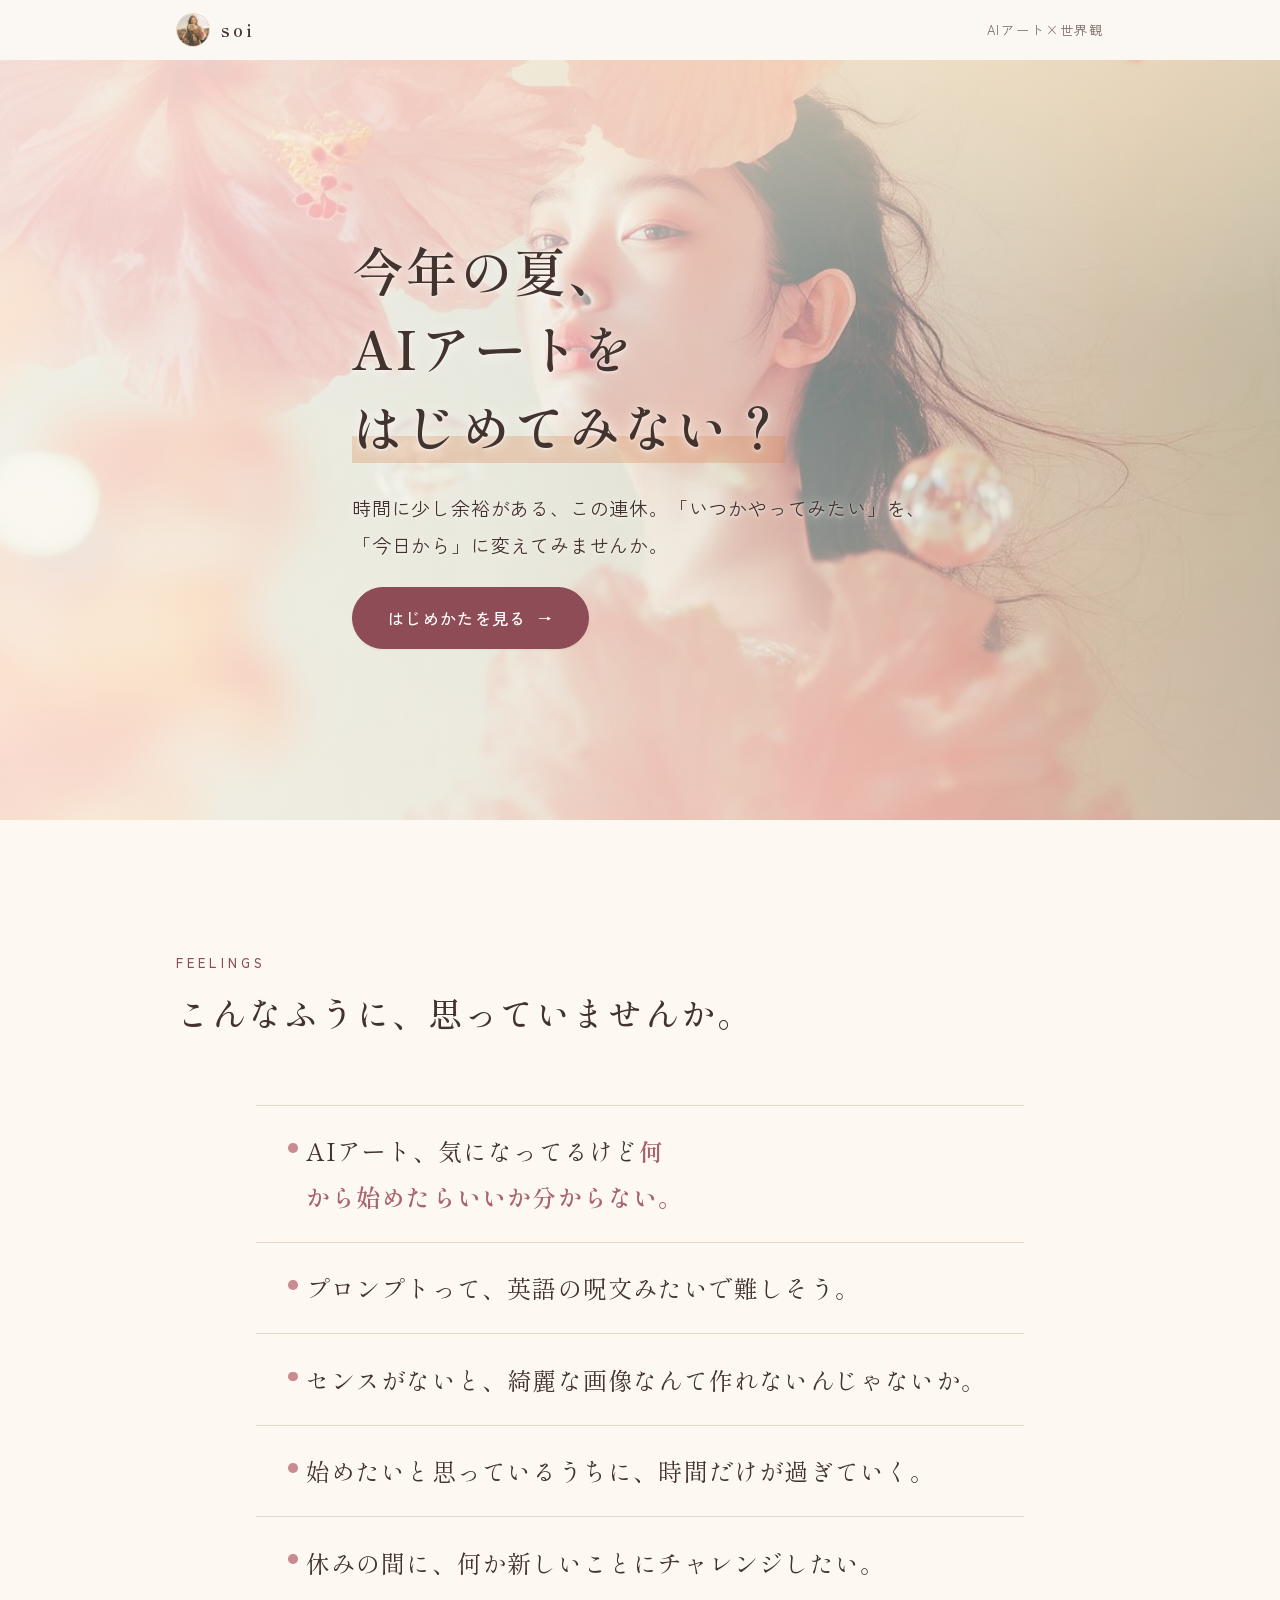
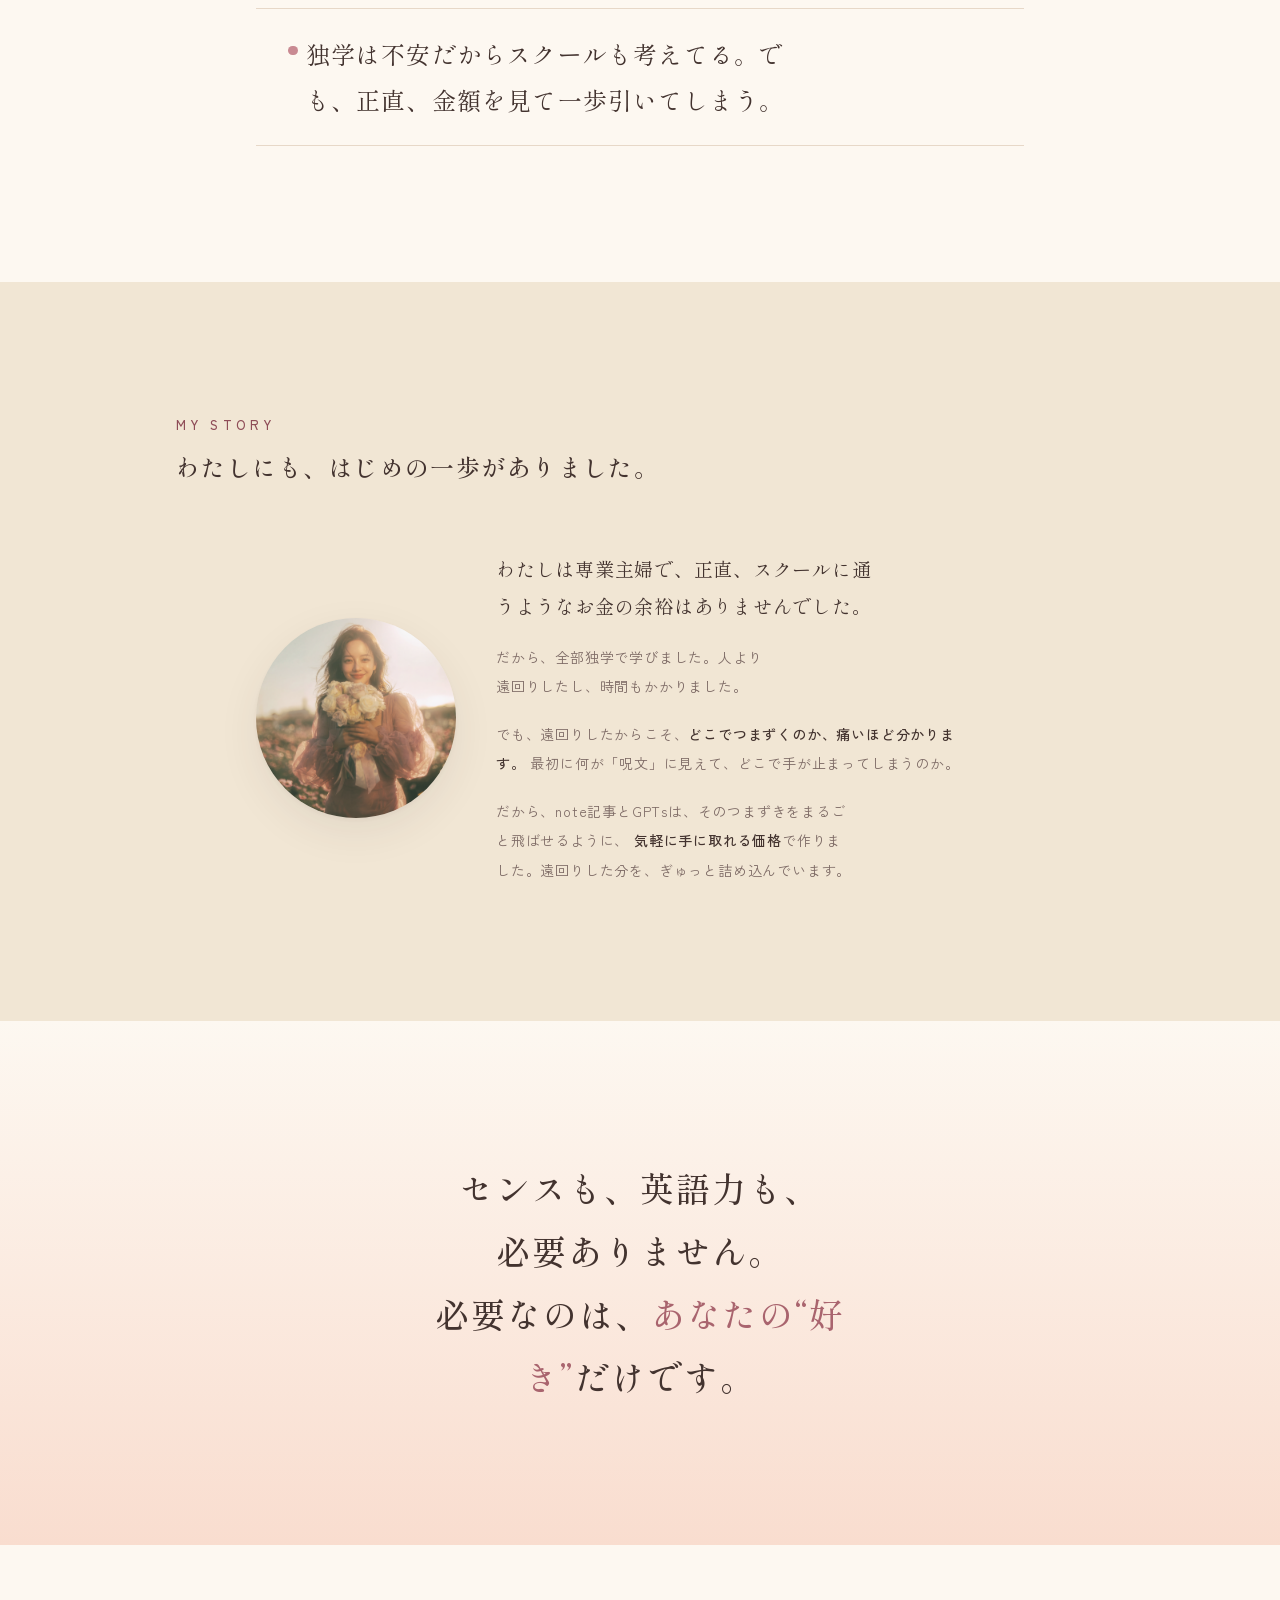
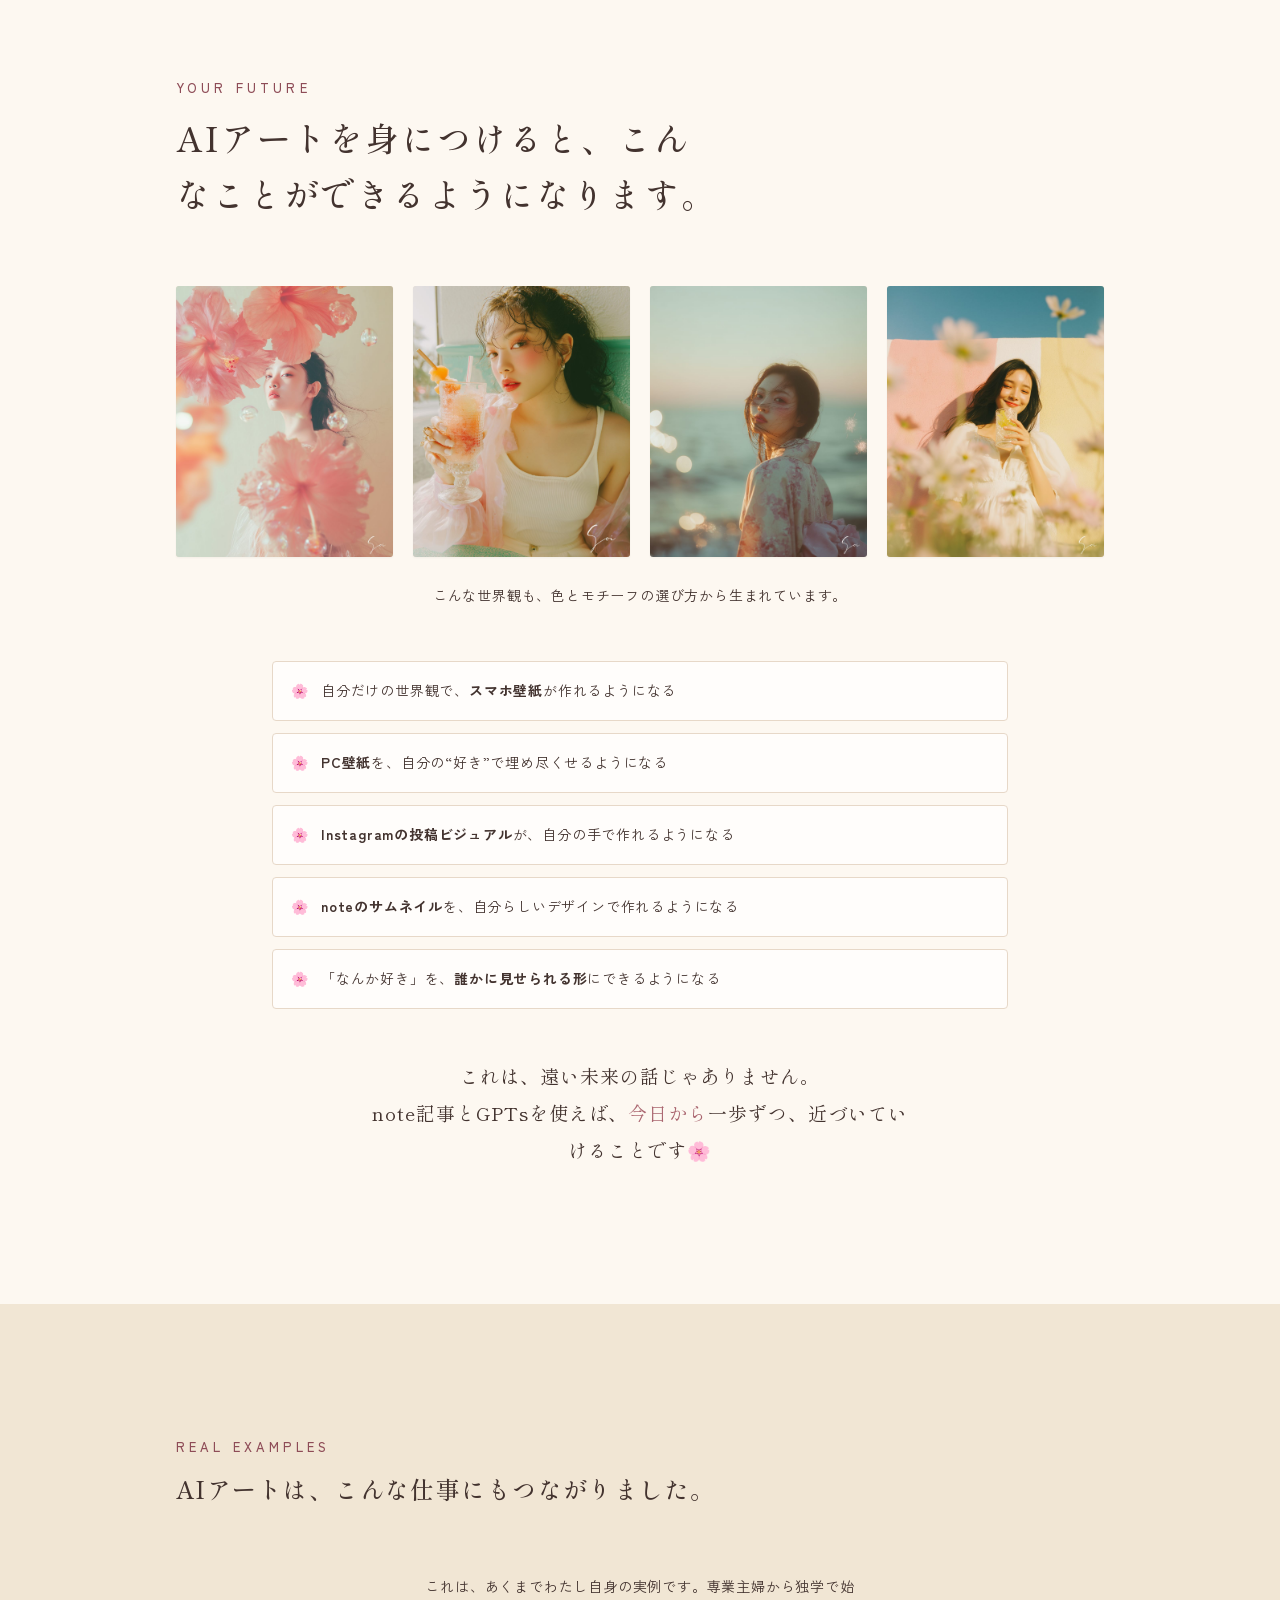
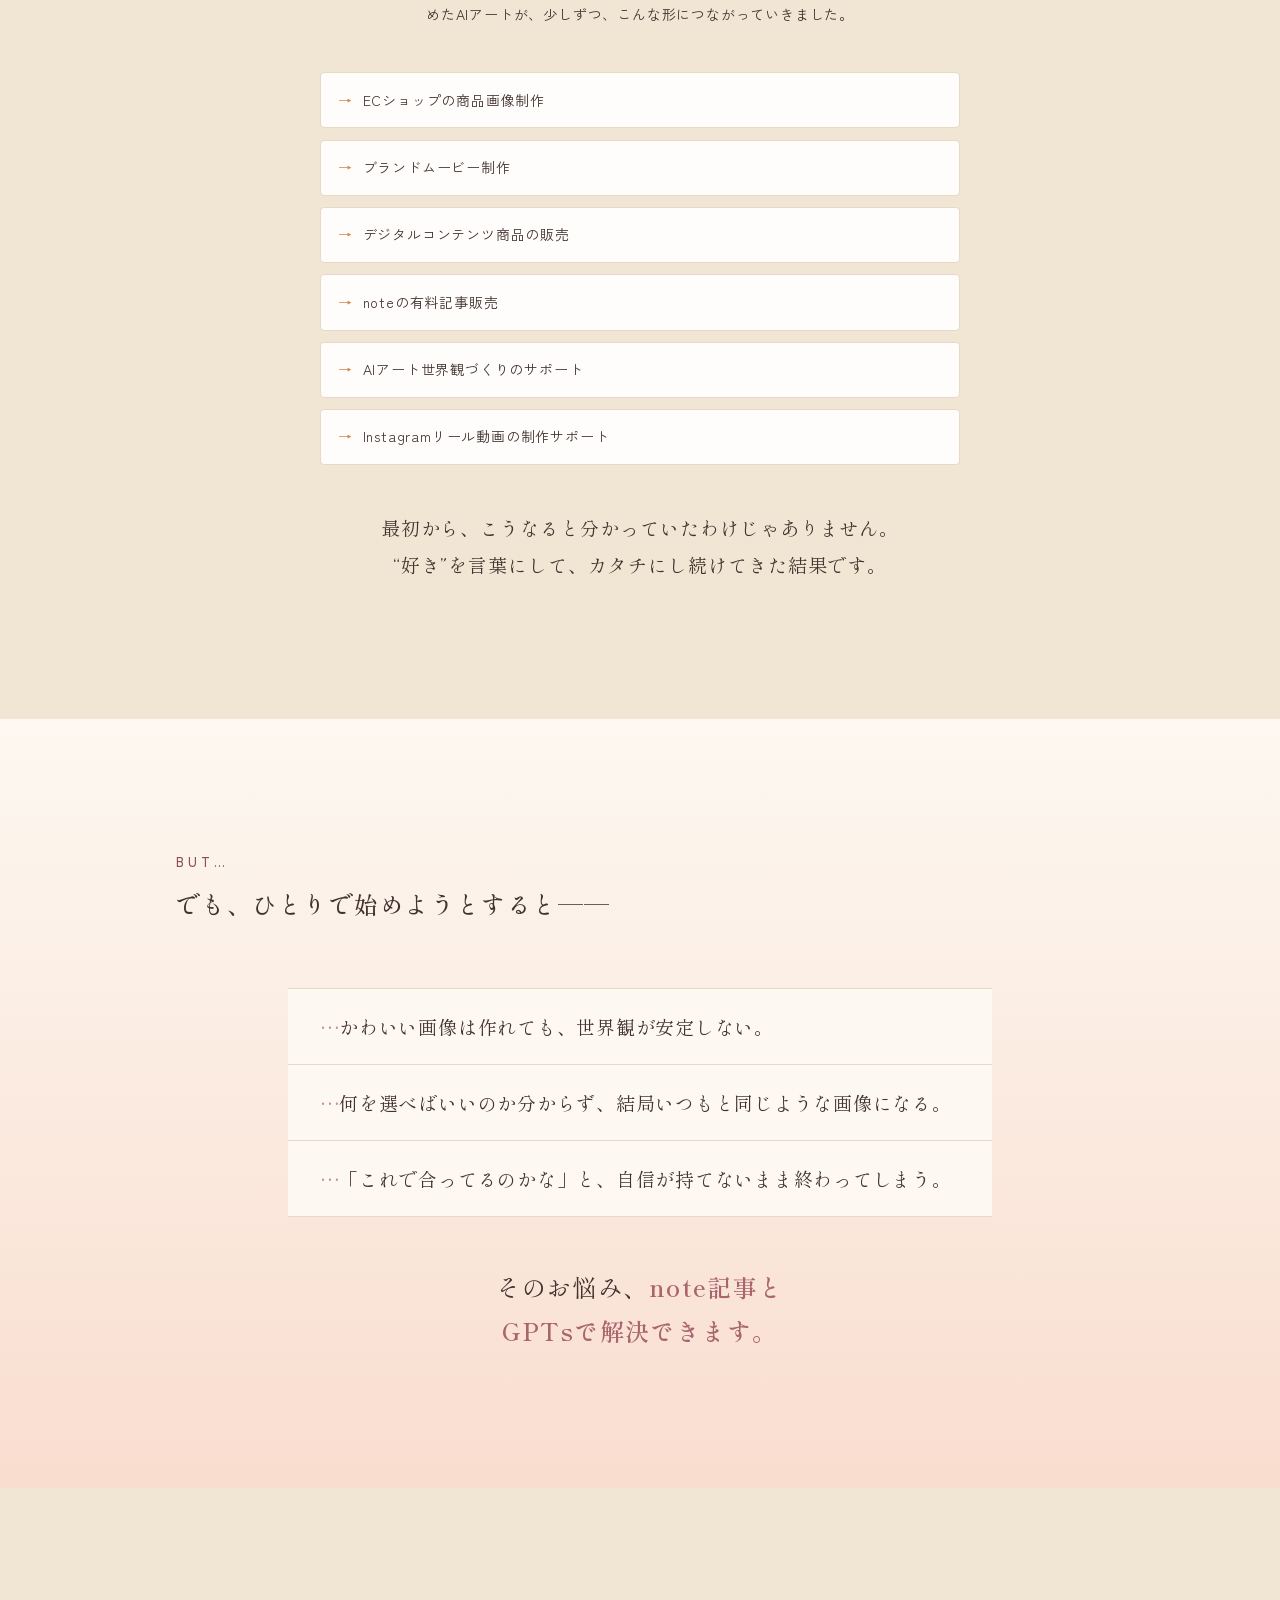
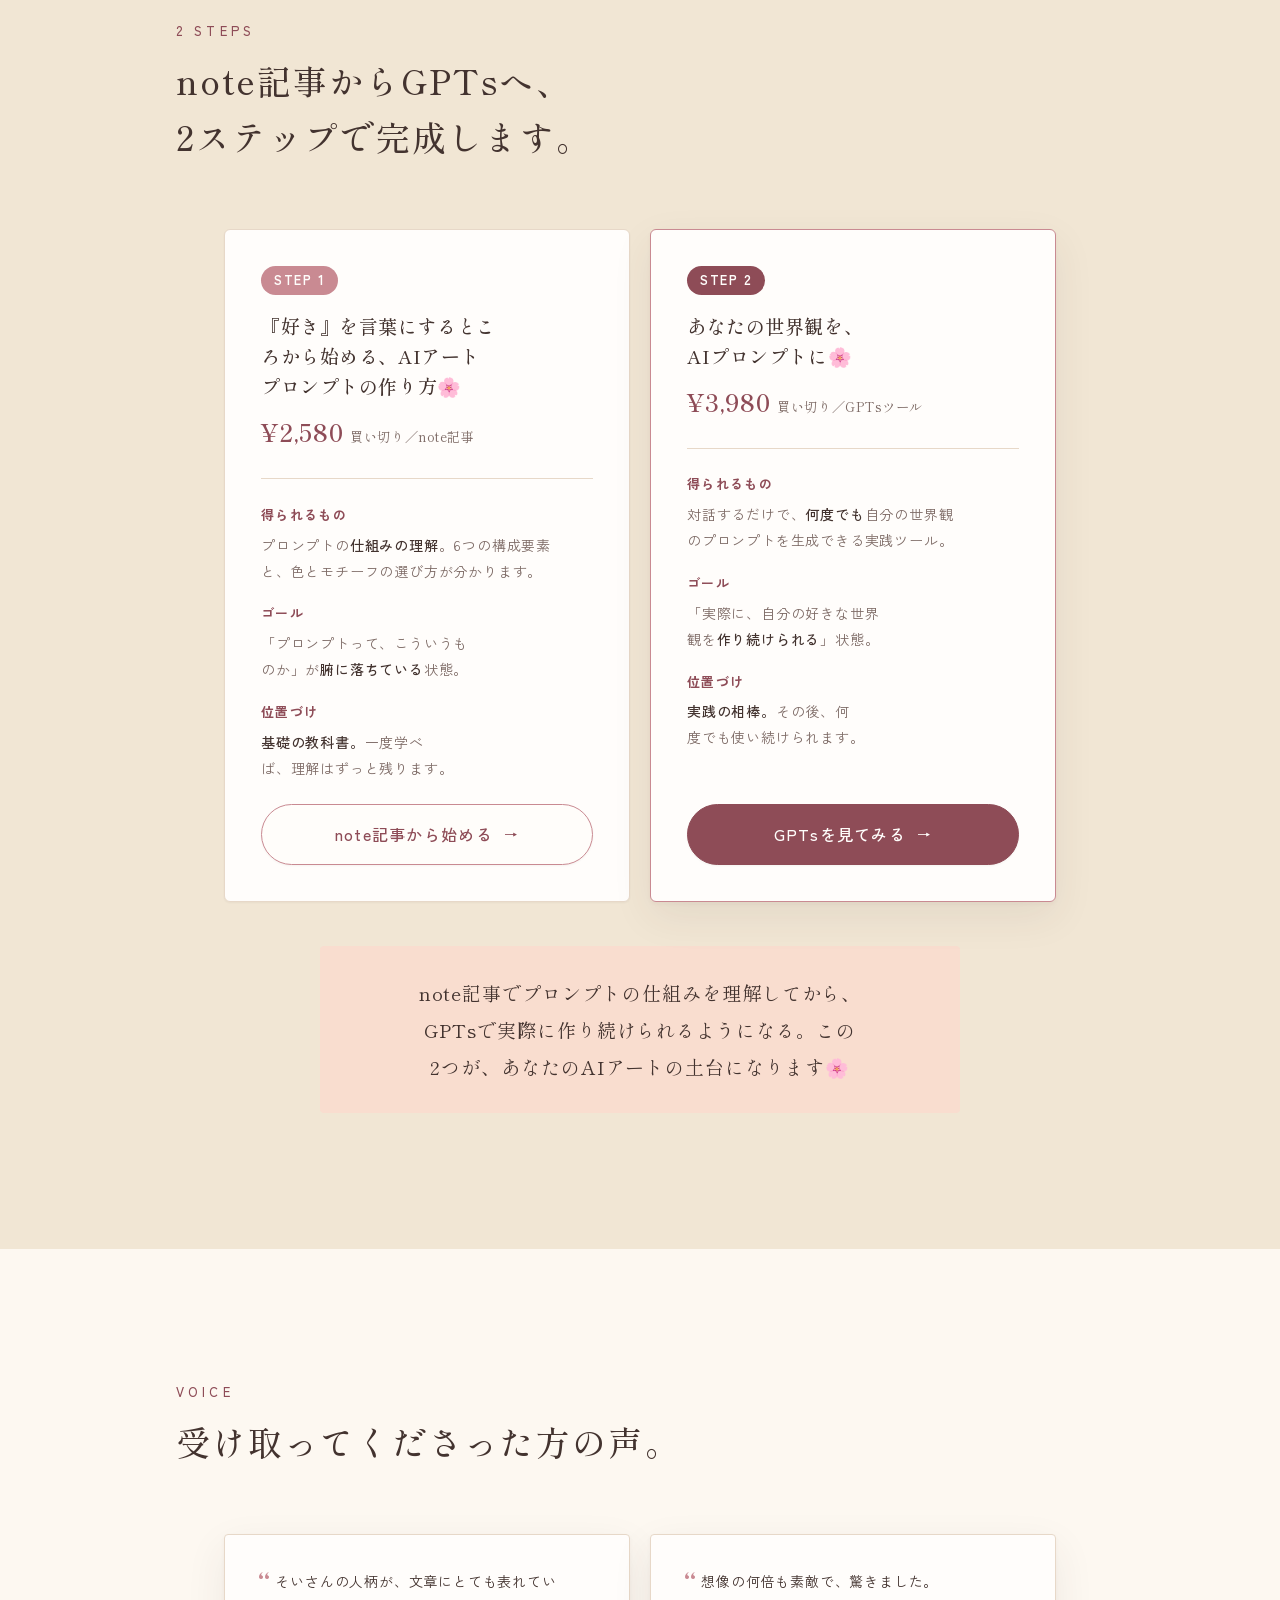
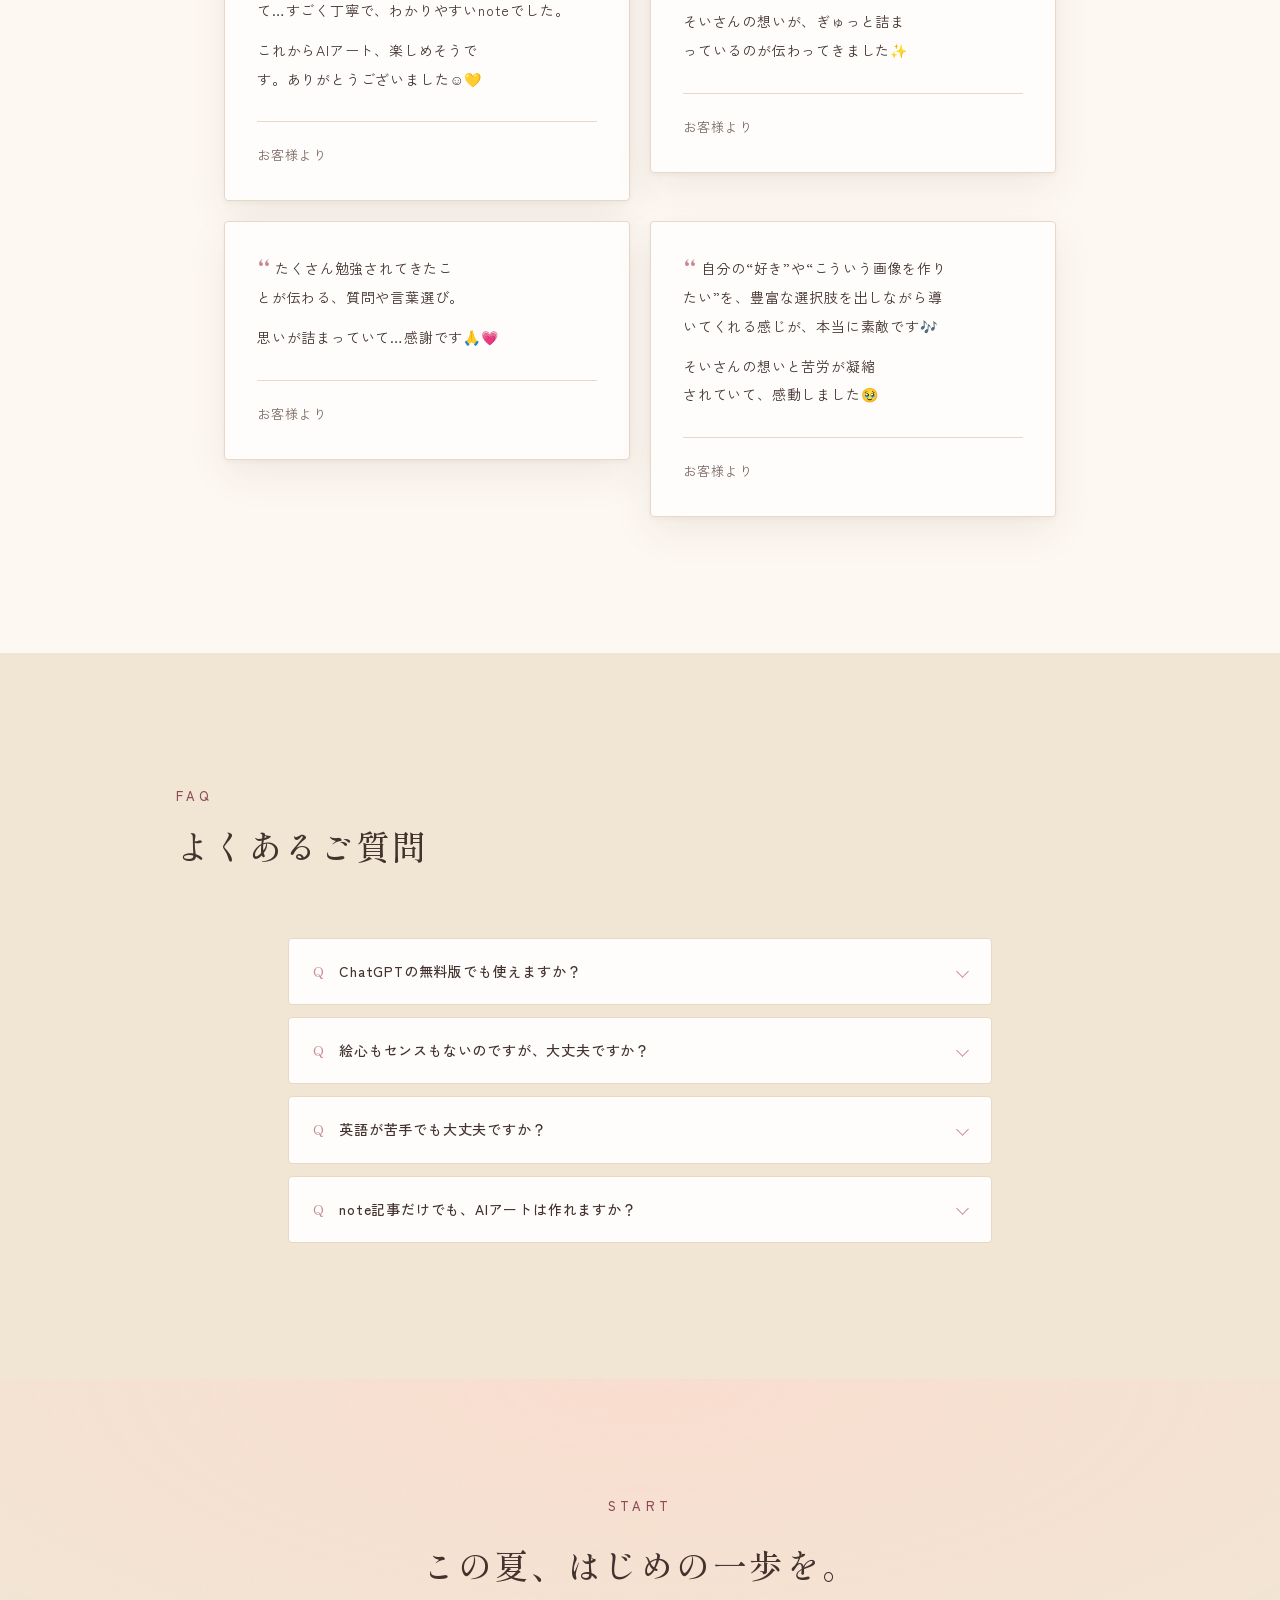
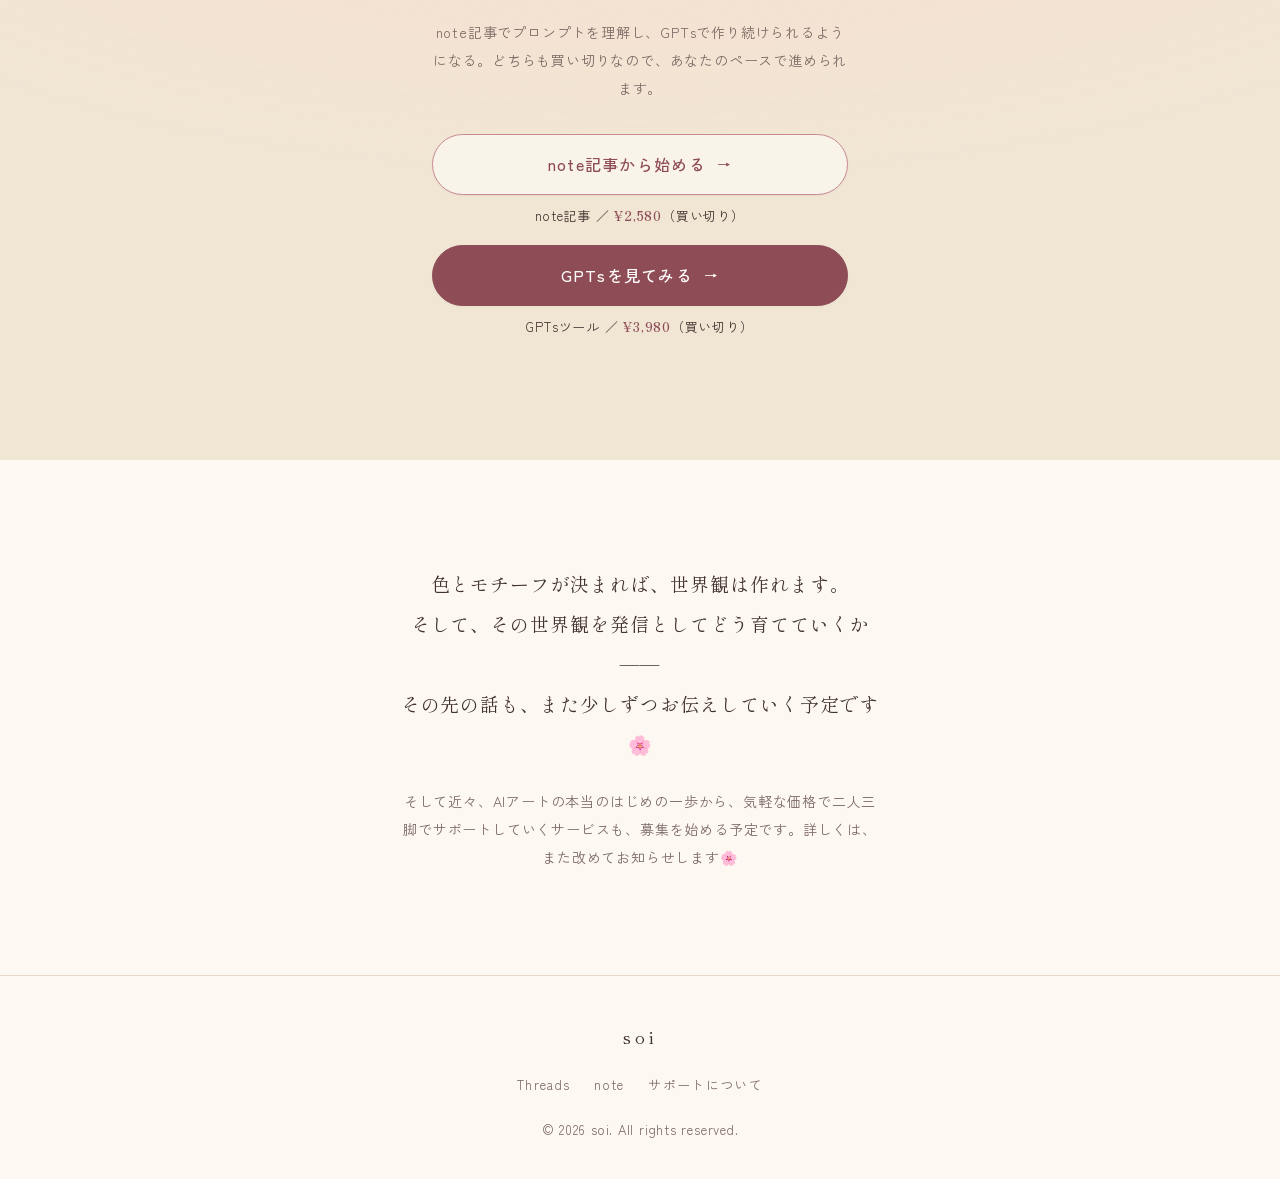
<file: start.html>
<!DOCTYPE html>
<html lang="ja">
<head>
<meta charset="UTF-8">
<meta name="viewport" content="width=device-width, initial-scale=1">
<title>今年の夏、AIアートをはじめてみない？｜soi ── AIアート×世界観</title>
<meta name="description" content="AIアート完全初心者へ。センスも英語力もいりません。必要なのは、あなたの“好き”だけ。プロンプトの仕組みを理解する教科書と、対話するだけで世界観を作れる相棒ツールで、はじめの一歩を。">

<meta name="theme-color" content="#FBF7F2">
<meta name="color-scheme" content="light">

<!-- SNS（LINE・X・Threadsなど）でシェアされたときの表示。
     og:image と og:url は「https://」から始まる完全なURLにすること。 -->
<meta property="og:type" content="website">
<meta property="og:site_name" content="soi">
<meta property="og:title" content="今年の夏、AIアートをはじめてみない？｜soi">
<meta property="og:description" content="センスも英語力もいりません。必要なのは、あなたの“好き”だけ。AIアート初心者のための、はじめの一歩。">
<meta property="og:image" content="https://soiart.vercel.app/assets/ogp-start.jpg">
<meta property="og:image:width" content="1200">
<meta property="og:image:height" content="630">
<meta property="og:image:alt" content="今年の夏、AIアートをはじめてみない？ soiのAIアート入門">
<meta property="og:url" content="https://soiart.vercel.app/start">
<meta property="og:locale" content="ja_JP">
<meta name="twitter:card" content="summary_large_image">
<link rel="canonical" href="https://soiart.vercel.app/start">

<link rel="icon" href="assets/favicon.svg" type="image/svg+xml">

<link rel="preconnect" href="https://fonts.googleapis.com">
<link rel="preconnect" href="https://fonts.gstatic.com" crossorigin>
<link href="https://fonts.googleapis.com/css2?family=Shippori+Mincho:wght@500;600&family=Zen+Kaku+Gothic+New:wght@400;500&display=swap" rel="stylesheet">

<style>
/* =========================================================
   1. デザイントークン（既存サポートLPと共通）
   ========================================================= */
:root {
  --cream:      #fdf8f1;   /* 生成り（ひと足だけ明るく＝夏の光） */
  --sand:       #f1e6d4;   /* 砂・ベージュ（少しサニーに） */
  --blush:      #f9ddcf;   /* 淡いピーチ（夏色） */
  --rose:       #c98a92;
  --rose-deep:  #a9646e;
  --rose-ink:   #8e4c57;
  --ink:        #43332f;
  --ink-soft:   #7d6a65;
  --line:       #e7d8c8;
  --white:      #fffdfb;

  /* 夏のアクセント（ごく控えめに使用） */
  --coral:      #d9834e;   /* 夕日・ハイビスカスのコーラル */
  --sea:        #8db9bf;   /* きらめく海 */
  --sun:        #ffe7c4;   /* 陽だまり */

  --shadow-sm:  0 1px 2px rgba(67,51,47,.05);
  --shadow:     0 2px 4px rgba(67,51,47,.04), 0 14px 40px rgba(67,51,47,.08);

  --mincho: "Shippori Mincho", "Hiragino Mincho ProN", "Yu Mincho", "YuMincho",
            "BIZ UDMincho", serif;
  --gothic: "Zen Kaku Gothic New", "Hiragino Sans", "Hiragino Kaku Gothic ProN",
            "Yu Gothic", "YuGothic", "BIZ UDPGothic", Meiryo, sans-serif;

  --fs-xs:  0.8125rem;
  --fs-sm:  0.875rem;
  --fs-md:  1rem;
  --fs-lg:  clamp(1.0625rem, 1rem + .3vw, 1.1875rem);
  --fs-xl:  clamp(1.25rem, 1.1rem + .7vw, 1.5rem);
  --fs-2xl: clamp(1.5rem, 1.25rem + 1.3vw, 2.125rem);
  --fs-3xl: clamp(1.875rem, 1.4rem + 2.5vw, 3.25rem);

  --measure: 32em;
  --pad: clamp(1.25rem, 5vw, 2rem);
  --band: clamp(4.5rem, 12vw, 8.5rem);
  --header-h: 60px;
}

/* =========================================================
   2. ベース
   ========================================================= */
*, *::before, *::after { box-sizing: border-box; }

html {
  scroll-behavior: smooth;
  scroll-padding-top: calc(var(--header-h) + 1rem);
  -webkit-text-size-adjust: 100%;
}

body {
  margin: 0;
  font-family: var(--gothic);
  font-size: var(--fs-md);
  font-weight: 400;
  line-height: 2;
  letter-spacing: .05em;
  color: var(--ink);
  background: var(--cream);
  -webkit-font-smoothing: antialiased;
  overflow-x: hidden;
}

h1, h2, h3, h4, p, ul, ol, figure, blockquote, dl, dd, dt { margin: 0; padding: 0; }
ul, ol { list-style: none; }
img { max-width: 100%; height: auto; display: block; }
a { color: var(--rose-deep); }

/* 自然な折り返しで、行末に1〜3文字だけ取り残される「孤立行」を防ぐ。
   text-wrap: pretty は日本語の短い文ではほぼ効かないため、複数行をならして調整する balance を使う（短〜中くらいの文向け）。対応ブラウザでのみ効き、未対応でも通常の折り返しに戻るだけなので安全。 */
.feeling, .pain, .job, .use, .ability,
.plan__name, .faq__q {
  text-wrap: balance;
}
/* 長めの段落。balance の方が pretty よりよく効くため統一 */
.story__body p, .plan__dl dd,
.voice__quote p, .faq__a p, .jobs-lead {
  text-wrap: balance;
}

:focus-visible {
  outline: 2px solid var(--rose-deep);
  outline-offset: 3px;
  border-radius: 2px;
}

.wrap {
  width: 100%;
  max-width: 62rem;
  margin-inline: auto;
  padding-inline: var(--pad);
}
.wrap--narrow { max-width: 46rem; }

.eyebrow {
  font-family: var(--gothic);
  font-size: var(--fs-xs);
  font-weight: 500;
  letter-spacing: .32em;
  text-transform: uppercase;
  color: var(--rose-ink);
  line-height: 1;
}

.band-title {
  font-family: var(--mincho);
  font-size: var(--fs-2xl);
  font-weight: 500;
  line-height: 1.65;
  letter-spacing: .06em;
  text-wrap: balance;
}

.band-head {
  display: flex;
  flex-direction: column;
  gap: 1rem;
  margin-bottom: clamp(2.5rem, 7vw, 4rem);
}

.section { padding-block: var(--band); }
.section--sand { background: var(--sand); }
.section--blush { background: linear-gradient(180deg, var(--cream), var(--blush)); }

/* =========================================================
   3. ボタン（CTA）
   ========================================================= */
.btn {
  display: inline-flex;
  align-items: center;
  justify-content: center;
  gap: .7em;
  padding: 1.15em 2.2em;
  font-family: var(--gothic);
  font-size: var(--fs-md);
  font-weight: 500;
  line-height: 1.4;
  letter-spacing: .08em;
  text-align: center;
  text-decoration: none;
  color: var(--white);
  background: var(--rose-ink);
  border: 1px solid var(--rose-ink);
  border-radius: 999px;
  box-shadow: var(--shadow-sm);
  transition: background .3s ease, border-color .3s ease,
              transform .3s ease, box-shadow .3s ease;
}
.btn:hover {
  background: #79404a;
  border-color: #79404a;
  transform: translateY(-2px);
  box-shadow: var(--shadow);
}
.btn:active { transform: translateY(0); }
.btn__arrow { font-size: .85em; transition: transform .3s ease; }
.btn:hover .btn__arrow { transform: translateX(4px); }

.btn--ghost {
  color: var(--rose-ink);
  background: rgba(255,253,251,.6);
  border-color: var(--rose);
}
.btn--ghost:hover { color: var(--white); background: var(--rose-deep); border-color: var(--rose-deep); }

.cta-note {
  margin-top: 1.1rem;
  font-size: var(--fs-xs);
  color: var(--ink-soft);
  letter-spacing: .06em;
}

/* =========================================================
   4. ヘッダー
   ========================================================= */
.header {
  position: sticky;
  top: 0;
  z-index: 50;
  height: var(--header-h);
  background: rgba(251,247,242,.82);
  backdrop-filter: blur(14px);
  -webkit-backdrop-filter: blur(14px);
  border-bottom: 1px solid transparent;
  transition: border-color .3s ease;
}
.header.is-scrolled { border-bottom-color: var(--line); }
.header__inner { display: flex; align-items: center; gap: .75rem; height: 100%; }
.header__brand { display: inline-flex; align-items: center; gap: .7rem; text-decoration: none; color: var(--ink); }
.header__icon { width: 34px; height: 34px; border-radius: 50%; object-fit: cover; border: 1px solid var(--line); }
.header__name { font-family: var(--mincho); font-size: 1.0625rem; font-weight: 600; letter-spacing: .18em; }
.header__tag { margin-left: auto; font-size: var(--fs-xs); letter-spacing: .14em; color: var(--ink-soft); }

/* =========================================================
   5. ヒーロー（動画背景・既存LPと共通）
   ========================================================= */
.hero {
  position: relative;
  display: flex;
  align-items: center;
  min-height: min(calc(100svh - var(--header-h)), 760px);
  padding-block: clamp(3rem, 8vw, 5rem);
  overflow: hidden;
  isolation: isolate;
}
.hero__media { position: absolute; inset: 0; z-index: -2; background: var(--sand); }
.hero__video {
  width: 100%; height: 100%;
  object-fit: cover;
  object-position: 44% 42%;
  display: block;
}
/* 夏の海の映像は明るく安定しているので、ベールは軽めに。左下に文字の座を確保しつつ、上に陽だまり、下にほのかな海の色を添える。 */
.hero__veil {
  position: absolute; inset: 0; z-index: -1;
  background:
    radial-gradient(140% 80% at 78% -10%, rgba(255,231,196,.55) 0%, transparent 55%),
    linear-gradient(105deg,
      rgba(253,248,241,.72) 0%,
      rgba(253,248,241,.50) 42%,
      rgba(249,221,207,.26) 78%,
      rgba(141,185,191,.16) 100%),
    linear-gradient(180deg,
      rgba(253,248,241,.14) 0%,
      rgba(253,248,241,.02) 40%,
      rgba(241,230,212,.34) 100%);
}
.hero__inner { display: flex; flex-direction: column; align-items: flex-start; gap: 1.5rem; max-width: 40rem; }
.hero__title {
  font-family: var(--mincho);
  font-size: var(--fs-3xl);
  font-weight: 600;
  line-height: 1.5;
  letter-spacing: .04em;
  text-wrap: balance;
  text-shadow: 0 1px 14px rgba(251,247,242,.95), 0 1px 3px rgba(251,247,242,.9);
}
.hero__title .accent { background: linear-gradient(transparent 64%, rgba(217,131,78,.30) 64%); }
.hero__lead {
  max-width: var(--measure);
  font-size: var(--fs-lg);
  line-height: 1.95;
  color: var(--ink);
  text-shadow: 0 1px 12px rgba(251,247,242,.95), 0 1px 3px rgba(251,247,242,.85);
}
.hero__actions { display: flex; flex-wrap: wrap; gap: .875rem; }

/* =========================================================
   6. 共感（Feelings）
   ========================================================= */
.feelings {
  display: grid; gap: 1px;
  max-width: 48rem; margin-inline: auto;
  background: var(--line);
  border-block: 1px solid var(--line);
}
.feeling {
  position: relative;
  padding: 1.4rem clamp(1rem, 4vw, 2rem);
  padding-left: clamp(2.1rem, 4vw + 1.1rem, 3.1rem);
  background: var(--cream);
  font-family: var(--mincho);
  font-size: var(--fs-xl);
  line-height: 1.9;
  letter-spacing: .05em;
}
.feeling::before {
  content: "";
  position: absolute;
  left: clamp(1rem, 4vw, 2rem);
  top: 1.4rem;
  width: .4em; height: .4em;
  margin-top: .62em;
  border-radius: 50%;
  background: var(--rose);
}
.feeling strong { font-weight: 600; color: var(--rose-deep); }

/* =========================================================
   7. 共感エピソード（わたしも、お金がなかった）
   ========================================================= */
.story {
  display: grid; grid-template-columns: 1fr;
  gap: clamp(1.75rem, 5vw, 2.5rem);
  align-items: center;
  max-width: 48rem; margin-inline: auto;
}
.story__photo {
  width: min(200px, 58%);
  justify-self: center;
  aspect-ratio: 1;
  border-radius: 50%;
  object-fit: cover;
  box-shadow: var(--shadow);
}
.story__body { display: grid; gap: 1.15rem; max-width: var(--measure); }
.story__body p { font-size: var(--fs-sm); line-height: 2.1; color: var(--ink-soft); }
.story__body strong { color: var(--ink); font-weight: 500; }
.story__lead {
  font-family: var(--mincho);
  font-size: var(--fs-lg) !important;
  line-height: 1.95 !important;
  color: var(--ink) !important;
  letter-spacing: .04em;
}
/* 告白の見出しは控えめに（大きすぎると圧が出て気恥ずかしいため） */
.band-title--modest {
  font-size: var(--fs-xl);
  font-weight: 500;
}

/* =========================================================
   8. 安心させる一文（reassure）
   ========================================================= */
.reassure { text-align: center; }
.reassure__text {
  max-width: 30rem; margin-inline: auto;
  font-family: var(--mincho);
  font-size: var(--fs-2xl);
  font-weight: 500;
  line-height: 1.85;
  letter-spacing: .06em;
  text-wrap: balance;
}
.reassure__text em { font-style: normal; color: var(--rose-deep); }

/* =========================================================
   9. What（できること）＋ 作品グリッド
   ========================================================= */
.abilities {
  display: grid; gap: 1rem;
  max-width: 40rem; margin: 0 auto clamp(2.5rem, 6vw, 3.5rem);
}
.ability {
  display: flex; gap: .9rem;
  padding: 1.2rem 1.4rem;
  background: var(--white);
  border: 1px solid var(--line);
  border-radius: 4px;
  font-size: var(--fs-sm);
  line-height: 1.9;
}
.ability::before {
  content: "🌸";
  flex: 0 0 auto;
  font-size: 1.05em;
  line-height: 1.8;
}
.ability strong { font-weight: 600; color: var(--ink); }

.works {
  display: grid; grid-template-columns: repeat(2, 1fr);
  gap: clamp(.75rem, 2.5vw, 1.25rem);
}
.work {
  position: relative; overflow: hidden;
  border-radius: 3px; background: var(--sand);
  box-shadow: var(--shadow-sm);
}
.work img {
  width: 100%; height: 100%;
  aspect-ratio: 4 / 5;
  object-fit: cover;
  transition: transform 1.2s cubic-bezier(.22,.61,.36,1);
}
.work:hover img { transform: scale(1.04); }
.work--p1 img { object-position: 55% 42%; }
.work--p2 img { object-position: 60% 35%; }
.work--p3 img { object-position: 60% 32%; }
.work--p4 img { object-position: 50% 40%; }
.works-note {
  margin-top: 1.5rem;
  font-size: var(--fs-sm);
  color: var(--ink);
  text-align: center;
}

/* 身につけたら、できるようになること（使い道リスト） */
.uses {
  display: grid; grid-template-columns: 1fr;
  gap: .75rem;
  max-width: 46rem;
  margin: clamp(2.25rem, 6vw, 3.25rem) auto 0;
}
.use {
  position: relative;
  padding: 1rem 1.25rem 1rem 3rem;
  background: var(--white);
  border: 1px solid var(--line);
  border-radius: 4px;
  font-size: var(--fs-sm);
  line-height: 1.85;
}
.use::before {
  content: "🌸";
  position: absolute; left: 1.1rem; top: 1rem;
  font-size: 1em; line-height: 1.85;
}
.use strong { font-weight: 600; color: var(--ink); }
/* カタカナ語や活用語尾が行の途中で真っ二つに割れるのを防ぐ（例:「スマ／ホ壁紙」） */
.nowrap { white-space: nowrap; }

.future-line {
  max-width: 34rem;
  margin: clamp(2.25rem, 6vw, 3rem) auto 0;
  text-align: center;
  font-family: var(--mincho);
  font-size: var(--fs-lg);
  line-height: 1.95;
  letter-spacing: .05em;
  color: var(--ink);
  text-wrap: balance;
}
.future-line em { font-style: normal; color: var(--rose-deep); }

/* でも、ひとりで始めようとすると…（ペイン → 橋渡し） */
.pains {
  display: grid; gap: 1px;
  max-width: 44rem; margin-inline: auto;
  background: var(--line);
  border-block: 1px solid var(--line);
}
.pain {
  position: relative;
  padding: 1.25rem clamp(1rem, 4vw, 2rem);
  padding-left: clamp(2.2rem, 4vw + 1.2rem, 3.2rem);
  background: var(--cream);
  font-family: var(--mincho);
  font-size: var(--fs-lg);
  line-height: 1.85;
  letter-spacing: .04em;
}
.pain::before {
  content: "…";
  position: absolute;
  left: clamp(1rem, 4vw, 2rem);
  top: 1.25rem;
  color: var(--rose);
  font-weight: 600;
  letter-spacing: 0;
}
.bridge-line {
  max-width: 34rem;
  margin: clamp(2.25rem, 6vw, 3rem) auto 0;
  text-align: center;
  font-family: var(--mincho);
  font-size: var(--fs-xl);
  line-height: 1.8;
  letter-spacing: .06em;
  color: var(--ink);
  text-wrap: balance;
}
.bridge-line strong { color: var(--rose-deep); font-weight: 600; }

/* AIアートは、こんな仕事にもつながりました（実例） */
.jobs-lead {
  max-width: 34rem;
  margin: 0 auto clamp(2rem, 5vw, 2.75rem);
  text-align: center;
  font-size: var(--fs-sm);
  line-height: 2;
  color: var(--ink);
}
.jobs {
  display: grid; grid-template-columns: 1fr;
  gap: .7rem;
  max-width: 40rem; margin-inline: auto;
}
.job {
  position: relative;
  padding: .95rem 1.1rem .95rem 2.6rem;
  background: var(--white);
  border: 1px solid var(--line);
  border-radius: 4px;
  font-size: var(--fs-sm);
  line-height: 1.7;
}
.job::before {
  content: "→";
  position: absolute;
  left: 1.05rem; top: .95rem;
  color: var(--coral);
  line-height: 1.7;
}
.jobs-close {
  max-width: 34rem;
  margin: clamp(2rem, 5vw, 2.75rem) auto 0;
  text-align: center;
  font-family: var(--mincho);
  font-size: var(--fs-lg);
  line-height: 1.95;
  letter-spacing: .05em;
  color: var(--ink);
  text-wrap: balance;
}

/* =========================================================
   10. note記事 → GPTs 2ステップ
   ========================================================= */
.steps2 {
  display: grid; grid-template-columns: 1fr;
  gap: 1.25rem;
  max-width: 52rem; margin-inline: auto;
  align-items: stretch;
}
.plan {
  position: relative;
  display: flex; flex-direction: column;
  padding: clamp(1.6rem, 4vw, 2.25rem);
  background: var(--white);
  border: 1px solid var(--line);
  border-radius: 6px;
  box-shadow: var(--shadow-sm);
}
.plan--step2 { border-color: var(--rose); box-shadow: var(--shadow); }
.plan__step {
  align-self: flex-start;
  padding: .3em 1em;
  font-size: var(--fs-xs); font-weight: 600; letter-spacing: .12em;
  color: var(--white); background: var(--rose);
  border-radius: 999px; line-height: 1.6;
}
.plan--step2 .plan__step { background: var(--rose-ink); }
.plan__name {
  margin-top: 1rem;
  font-family: var(--mincho);
  font-size: var(--fs-lg);
  font-weight: 500;
  line-height: 1.6;
  letter-spacing: .03em;
}
.plan__price {
  margin-top: .4rem;
  font-family: var(--mincho);
  font-size: var(--fs-xl);
  font-weight: 600;
  color: var(--rose-ink);
  font-variant-numeric: tabular-nums;
}
.plan__price small { font-size: .55em; font-weight: 400; color: var(--ink-soft); margin-left: .5em; letter-spacing: .04em; }
.plan__dl {
  display: grid; gap: 1rem;
  margin: 1.4rem 0;
  padding-top: 1.4rem;
  border-top: 1px solid var(--line);
}
.plan__dl > div { display: grid; gap: .3rem; }
.plan__dl dt {
  font-size: var(--fs-xs); font-weight: 600; letter-spacing: .1em;
  color: var(--rose-ink);
}
.plan__dl dd { font-size: var(--fs-sm); line-height: 1.85; color: var(--ink-soft); }
.plan__dl dd strong { color: var(--ink); font-weight: 500; }
.plan .btn { margin-top: auto; }

.steps2-note {
  max-width: 40rem;
  margin: clamp(2rem, 5vw, 2.75rem) auto 0;
  padding: clamp(1.25rem, 4vw, 1.75rem);
  text-align: center;
  font-family: var(--mincho);
  font-size: var(--fs-lg);
  line-height: 1.95;
  letter-spacing: .05em;
  color: var(--ink);
  background: var(--blush);
  border-radius: 4px;
  text-wrap: balance;
}

/* =========================================================
   11. お客様の声
   ========================================================= */
.voices {
  display: grid; gap: 1.25rem;
  max-width: 46rem; margin-inline: auto;
}
.voice {
  max-width: 42rem; margin-inline: auto;
  padding: clamp(1.75rem, 5vw, 3rem);
  background: var(--white);
  border: 1px solid var(--line);
  border-radius: 4px;
  box-shadow: var(--shadow);
}
.voices .voice { max-width: none; margin: 0; padding: clamp(1.5rem, 4vw, 2rem); }
.voices .voice__quote { gap: .7rem; }
.voice__quote { display: grid; gap: 1.1rem; font-size: var(--fs-sm); line-height: 2.05; color: var(--ink); }
.voice__quote p:first-child::before {
  content: "“";
  font-family: var(--mincho);
  font-size: 2.5em; line-height: 0;
  color: var(--rose);
  vertical-align: -.35em; margin-right: .1em;
}
.voice__who {
  margin-top: 1.75rem; padding-top: 1.25rem;
  border-top: 1px solid var(--line);
  font-size: var(--fs-xs); color: var(--ink-soft); letter-spacing: .08em;
}
.voice--placeholder { text-align: center; color: var(--ink-soft); }
.voice--placeholder p { font-size: var(--fs-sm); }

/* =========================================================
   12. FAQ
   ========================================================= */
.faq { display: grid; gap: .75rem; max-width: 44rem; margin-inline: auto; }
.faq__item { background: var(--white); border: 1px solid var(--line); border-radius: 4px; overflow: hidden; }
.faq__q {
  display: flex; align-items: flex-start; gap: .9rem;
  padding: 1.25rem clamp(1rem, 3vw, 1.5rem);
  font-size: var(--fs-sm); font-weight: 500; line-height: 1.8;
  cursor: pointer; list-style: none;
}
.faq__q::-webkit-details-marker { display: none; }
.faq__q::before { content: "Q"; flex: 0 0 auto; font-family: var(--mincho); color: var(--rose); line-height: 1.8; }
.faq__q::after {
  content: ""; flex: 0 0 auto;
  width: 9px; height: 9px; margin-top: .55em; margin-left: auto;
  border-right: 1.5px solid var(--rose);
  border-bottom: 1.5px solid var(--rose);
  transform: rotate(45deg); transition: transform .3s ease;
}
.faq__item[open] .faq__q::after { transform: rotate(-135deg); margin-top: .8em; }
.faq__a { display: flex; gap: .9rem; padding: 0 clamp(1rem, 3vw, 1.5rem) 1.4rem; font-size: var(--fs-sm); line-height: 2; color: var(--ink-soft); }
.faq__a-body { display: grid; gap: .9rem; }
.faq__a::before { content: "A"; flex: 0 0 auto; font-family: var(--mincho); color: var(--ink-soft); }

/* =========================================================
   13. クロージングCTA
   ========================================================= */
.final {
  position: relative;
  padding-block: clamp(4.5rem, 12vw, 7.5rem);
  text-align: center;
  background:
    radial-gradient(120% 90% at 50% 0%, var(--blush) 0%, transparent 65%),
    var(--sand);
}
.final__inner { display: flex; flex-direction: column; align-items: center; gap: 1.5rem; }
.final__title {
  font-family: var(--mincho);
  font-size: var(--fs-2xl);
  font-weight: 500;
  line-height: 1.7;
  letter-spacing: .07em;
  text-wrap: balance;
}
.final__lead { max-width: 30em; color: var(--ink-soft); font-size: var(--fs-sm); }

.final__buttons {
  display: grid; gap: 1rem;
  width: 100%; max-width: 26rem;
  margin-top: .5rem;
}
.final__buy { display: grid; gap: .5rem; }
.final__buy .btn { width: 100%; }
.final__buy .price {
  font-size: var(--fs-xs); color: var(--ink); letter-spacing: .06em;
}
.final__buy .price strong { font-family: var(--mincho); color: var(--rose-ink); font-weight: 600; }

/* =========================================================
   14. この先にあるもの（匂わせ・CTAなし）
   ========================================================= */
.beyond {
  padding-block: clamp(4rem, 10vw, 6.5rem);
  text-align: center;
  background: var(--cream);
}
.beyond__inner { max-width: 34rem; margin-inline: auto; display: grid; gap: 1.5rem; }
.beyond__text {
  font-family: var(--mincho);
  font-size: var(--fs-lg);
  line-height: 2.1;
  letter-spacing: .05em;
  color: var(--ink);
  text-wrap: balance;
}
.beyond__soft { font-size: var(--fs-sm); line-height: 2; color: var(--ink-soft); }

/* =========================================================
   15. フッター
   ========================================================= */
.footer {
  padding-block: 2.75rem 2.25rem;
  background: var(--cream);
  border-top: 1px solid var(--line);
  text-align: center;
}
.footer__inner { display: flex; flex-direction: column; align-items: center; gap: 1.1rem; }
.footer__name { font-family: var(--mincho); font-size: 1.0625rem; letter-spacing: .2em; }
.footer__links { display: flex; flex-wrap: wrap; justify-content: center; gap: 1.5rem; }
.footer__links a {
  font-size: var(--fs-xs); letter-spacing: .1em; color: var(--ink-soft);
  text-decoration: none; border-bottom: 1px solid transparent;
  transition: color .25s ease, border-color .25s ease;
}
.footer__links a:hover { color: var(--rose-deep); border-bottom-color: var(--rose); }
.footer__copy { font-size: var(--fs-xs); color: var(--ink-soft); letter-spacing: .06em; }

/* =========================================================
   16. スクロールで現れる演出
   ========================================================= */
.reveal { transition: opacity 1s cubic-bezier(.22,.61,.36,1), transform 1s cubic-bezier(.22,.61,.36,1); }
.reveal-on .reveal { opacity: 0; transform: translateY(16px); }
.reveal-on .reveal.is-in { opacity: 1; transform: none; }

/* =========================================================
   17. 画面幅による調整
   ========================================================= */
@media (min-width: 40rem) {
  .works { grid-template-columns: repeat(4, 1fr); }
  .steps2 { grid-template-columns: 1fr 1fr; }
}
@media (min-width: 52rem) {
  .voices { max-width: 52rem; grid-template-columns: repeat(2, 1fr); align-items: start; }
}
@media (min-width: 52rem) {
  .story { grid-template-columns: 200px minmax(0, 1fr); }
  .story__photo { width: 200px; justify-self: start; }
}
@media (max-width: 39.99rem) {
  .hero__actions .btn { flex: 1 1 100%; }
}

@media (prefers-reduced-motion: reduce) {
  html { scroll-behavior: auto; }
  *, *::before, *::after { animation-duration: .01ms !important; transition-duration: .01ms !important; }
  .reveal-on .reveal { opacity: 1; transform: none; }
  .work:hover img { transform: none; }
}
@media print {
  .header, .hero__media, .hero__veil { display: none; }
  .reveal-on .reveal { opacity: 1 !important; transform: none !important; }
}
</style>
</head>
<body>

<!-- ============ ヘッダー ============ -->
<header class="header" id="header">
  <div class="wrap header__inner">
    <a class="header__brand" href="#top">
      <img class="header__icon" src="assets/soi-portrait.png" alt="" width="34" height="34">
      <span class="header__name">soi</span>
    </a>
    <span class="header__tag">AIアート×世界観</span>
  </div>
</header>

<main id="top">

  <!-- ============ ヒーロー ============ -->
  <section class="hero">
    <div class="hero__media" aria-hidden="true">
      <video class="hero__video" id="hero-video"
             src="assets/hero-summer.mp4"
             poster="assets/work-summer-1.jpg"
             autoplay muted loop playsinline preload="metadata"
             tabindex="-1"></video>
    </div>
    <div class="hero__veil" aria-hidden="true"></div>

    <div class="wrap hero__inner">
      <h1 class="hero__title">
        今年の夏、<br>
        AIアートを<br>
        <span class="accent">はじめてみない？</span>
      </h1>
      <p class="hero__lead">
        時間に少し余裕がある、この連休。「いつかやってみたい」を、「今日から」に変えてみませんか。
      </p>
      <div class="hero__actions">
        <a class="btn" href="#steps">はじめかたを見る <span class="btn__arrow" aria-hidden="true">→</span></a>
      </div>
    </div>
  </section>

  <!-- ============ 共感（Feelings） ============ -->
  <section class="section" aria-labelledby="feelings-title">
    <div class="wrap">
      <div class="band-head reveal">
        <p class="eyebrow">Feelings</p>
        <h2 class="band-title" id="feelings-title">こんなふうに、思っていませんか。</h2>
      </div>

      <ul class="feelings reveal">
        <li class="feeling">AIアート、気になってるけど<strong>何から始めたらいいか分からない。</strong></li>
        <li class="feeling">プロンプトって、英語の呪文みたいで難しそう。</li>
        <li class="feeling">センスがないと、綺麗な画像なんて作れないんじゃないか。</li>
        <li class="feeling">始めたいと思っているうちに、時間だけが過ぎていく。</li>
        <li class="feeling">休みの間に、何か新しいことにチャレンジしたい。</li>
        <li class="feeling">独学は不安だから<span class="nowrap">スクール</span>も考えてる。でも、正直、金額を見て一歩引いてしまう。</li>
      </ul>
    </div>
  </section>

  <!-- ============ 共感エピソード ============ -->
  <section class="section section--sand" aria-labelledby="story-title">
    <div class="wrap">
      <div class="band-head reveal">
        <p class="eyebrow">My Story</p>
        <h2 class="band-title band-title--modest" id="story-title">わたしにも、はじめの一歩がありました。</h2>
      </div>

      <div class="story reveal">
        <img class="story__photo" src="assets/soi-portrait.png"
             alt="soiのポートレート" width="200" height="200" loading="lazy" decoding="async">
        <div class="story__body">
          <p class="story__lead">
            わたしは専業主婦で、正直、スクールに通うようなお金の余裕はありませんでした。
          </p>
          <p>
            だから、全部独学で学びました。人より遠回りしたし、時間もかかりました。
          </p>
          <p>
            でも、遠回りしたからこそ、<strong>どこでつまずくのか、痛いほど分かります。</strong>
            最初に何が「呪文」に見えて、どこで手が止まってしまうのか。
          </p>
          <p>
            だから、note記事とGPTsは、そのつまずきをまるごと飛ばせるように、
            <strong>気軽に手に取れる価格</strong>で作りました。遠回りした分を、ぎゅっと詰め込んでいます。
          </p>
        </div>
      </div>
    </div>
  </section>

  <!-- ============ 安心させる一文 ============ -->
  <section class="section section--blush reassure" aria-label="安心のメッセージ">
    <div class="wrap">
      <p class="reassure__text reveal">
        センスも、英語力も、必要ありません。<br>
        必要なのは、<em>あなたの“好き”</em>だけです。
      </p>
    </div>
  </section>

  <!-- ============ 身につけたら、できるようになること（未来） ============ -->
  <section class="section" aria-labelledby="future-title">
    <div class="wrap">
      <div class="band-head reveal">
        <p class="eyebrow">Your Future</p>
        <h2 class="band-title" id="future-title">AIアートを身につけると、こんなことができるようになります。</h2>
      </div>

      <div class="works reveal">
        <figure class="work work--p1">
          <img src="assets/work-summer-1.jpg" alt="コーラルピンクのハイビスカスに囲まれた夏のAIアート作品例" width="1080" height="1350" loading="lazy" decoding="async">
        </figure>
        <figure class="work work--p2">
          <img src="assets/work-summer-2.jpg" alt="かき氷を手にした、夏のレトロな喫茶店のAIアート作品例" width="1080" height="1350" loading="lazy" decoding="async">
        </figure>
        <figure class="work work--p3">
          <img src="assets/work-summer-3.jpg" alt="夕暮れの海辺、浴衣と花火のAIアート作品例" width="1080" height="1350" loading="lazy" decoding="async">
        </figure>
        <figure class="work work--p4">
          <img src="assets/work-summer-4.jpg" alt="青空とパステルの壁、夏のサンドレスのAIアート作品例" width="1080" height="1350" loading="lazy" decoding="async">
        </figure>
      </div>
      <p class="works-note reveal">こんな世界観も、色とモチーフの選び方から生まれています。</p>

      <ul class="uses reveal">
        <li class="use">自分だけの世界観で、<strong><span class="nowrap">スマホ</span>壁紙</strong>が作れるようになる</li>
        <li class="use"><strong>PC壁紙</strong>を、自分の“好き”で埋め尽くせるようになる</li>
        <li class="use"><strong>Instagramの投稿ビジュアル</strong>が、自分の手で作れるようになる</li>
        <li class="use"><strong>noteのサムネイル</strong>を、<span class="nowrap">自分らしい</span>デザインで作れるようになる</li>
        <li class="use">「なんか好き」を、<strong>誰かに<span class="nowrap">見せられる</span>形</strong>にできるようになる</li>
      </ul>

      <p class="future-line reveal">
        これは、遠い未来の話じゃありません。<br>
        note記事とGPTsを使えば、<em>今日から</em>一歩ずつ、近づいていけることです🌸
      </p>
    </div>
  </section>

  <!-- ============ AIアートは、こんな仕事にもつながりました（実例） ============ -->
  <section class="section section--sand" aria-labelledby="jobs-title">
    <div class="wrap">
      <div class="band-head reveal">
        <p class="eyebrow">Real Examples</p>
        <h2 class="band-title band-title--modest" id="jobs-title">AIアートは、こんな仕事にもつながりました。</h2>
      </div>

      <p class="jobs-lead reveal">
        これは、あくまでわたし自身の実例です。専業主婦から独学で始めたAIアートが、少しずつ、こんな形につながっていきました。
      </p>

      <ul class="jobs reveal">
        <li class="job">ECショップの商品画像制作</li>
        <li class="job">ブランドムービー制作</li>
        <li class="job">デジタルコンテンツ商品の販売</li>
        <li class="job">noteの有料記事販売</li>
        <li class="job">AIアート世界観づくりのサポート</li>
        <li class="job">Instagramリール動画の制作サポート</li>
      </ul>

      <p class="jobs-close reveal">
        最初から、こうなると分かっていたわけじゃありません。<br>
        “好き”を言葉にして、カタチにし続けてきた結果です。
      </p>
    </div>
  </section>

  <!-- ============ でも、ひとりで始めようとすると… ============ -->
  <section class="section section--blush" aria-labelledby="pain-title">
    <div class="wrap">
      <div class="band-head reveal">
        <p class="eyebrow">But…</p>
        <h2 class="band-title band-title--modest" id="pain-title">でも、ひとりで始めようとすると——</h2>
      </div>

      <ul class="pains reveal">
        <li class="pain">かわいい画像は作れても、世界観が安定しない。</li>
        <li class="pain">何を選べばいいのか分からず、結局いつもと同じような画像になる。</li>
        <li class="pain">「これで合ってるのかな」と、自信が持てないまま終わってしまう。</li>
      </ul>

      <p class="bridge-line reveal">そのお悩み、<strong>note記事とGPTsで解決できます。</strong></p>
    </div>
  </section>

  <!-- ============ note記事 → GPTs 2ステップ ============ -->
  <section class="section section--sand" id="steps" aria-labelledby="steps-title">
    <div class="wrap">
      <div class="band-head reveal">
        <p class="eyebrow">2 Steps</p>
        <h2 class="band-title" id="steps-title">note記事からGPTsへ、<br>2ステップで完成します。</h2>
      </div>

      <div class="steps2">
        <!-- STEP 1 -->
        <article class="plan plan--step1 reveal">
          <span class="plan__step">STEP 1</span>
          <h3 class="plan__name">『好き』を言葉にするところから始める、<span class="nowrap">AIアート</span><span class="nowrap">プロンプト</span>の作り方🌸</h3>
          <p class="plan__price">¥2,580<small>買い切り／note記事</small></p>
          <dl class="plan__dl">
            <div>
              <dt>得られるもの</dt>
              <dd>プロンプトの<strong>仕組みの理解</strong>。6つの構成要素と、色とモチーフの選び方が分かります。</dd>
            </div>
            <div>
              <dt>ゴール</dt>
              <dd>「プロンプトって、こういうものか」が<strong>腑に落ちている</strong>状態。</dd>
            </div>
            <div>
              <dt>位置づけ</dt>
              <dd><strong>基礎の教科書。</strong>一度学べば、理解はずっと残ります。</dd>
            </div>
          </dl>
          <a class="btn btn--ghost" href="https://note.com/soi_ai_studio/n/n09814ba8ac5e" target="_blank" rel="noopener">note記事から始める <span class="btn__arrow" aria-hidden="true">→</span></a>
        </article>

        <!-- STEP 2 -->
        <article class="plan plan--step2 reveal">
          <span class="plan__step">STEP 2</span>
          <h3 class="plan__name">あなたの世界観を、AIプロンプトに🌸</h3>
          <p class="plan__price">¥3,980<small>買い切り／GPTsツール</small></p>
          <dl class="plan__dl">
            <div>
              <dt>得られるもの</dt>
              <dd>対話するだけで、<strong>何度でも</strong>自分の世界観のプロンプトを生成できる実践ツール。</dd>
            </div>
            <div>
              <dt>ゴール</dt>
              <dd>「実際に、自分の好きな世界観を<strong>作り続けられる</strong>」状態。</dd>
            </div>
            <div>
              <dt>位置づけ</dt>
              <dd><strong>実践の相棒。</strong>その後、何度でも使い続けられます。</dd>
            </div>
          </dl>
          <a class="btn" href="https://note.com/soi_ai_studio/n/n9706880ded3b" target="_blank" rel="noopener">GPTsを見てみる <span class="btn__arrow" aria-hidden="true">→</span></a>
        </article>
      </div>

      <p class="steps2-note reveal">
        note記事でプロンプトの仕組みを理解してから、GPTsで実際に作り続けられるようになる。この2つが、あなたのAIアートの土台になります🌸
      </p>
    </div>
  </section>

  <!-- ============ お客様の声（プレースホルダー） ============ -->
  <section class="section" aria-labelledby="voice-title">
    <div class="wrap">
      <div class="band-head reveal">
        <p class="eyebrow">Voice</p>
        <h2 class="band-title" id="voice-title">受け取ってくださった方の声。</h2>
      </div>

      <div class="voices reveal">
        <figure class="voice">
          <div class="voice__quote">
            <p>そいさんの人柄が、文章にとても表れていて…すごく丁寧で、わかりやすいnoteでした。</p>
            <p>これからAIアート、楽しめそうです。ありがとうございました☺️💛</p>
          </div>
          <figcaption class="voice__who">お客様より</figcaption>
        </figure>

        <figure class="voice">
          <div class="voice__quote">
            <p>想像の何倍も素敵で、驚きました。</p>
            <p>そいさんの想いが、ぎゅっと詰まっているのが伝わってきました✨</p>
          </div>
          <figcaption class="voice__who">お客様より</figcaption>
        </figure>

        <figure class="voice">
          <div class="voice__quote">
            <p>たくさん勉強されてきたことが伝わる、質問や言葉選び。</p>
            <p>思いが詰まっていて…感謝です🙏💗</p>
          </div>
          <figcaption class="voice__who">お客様より</figcaption>
        </figure>

        <figure class="voice">
          <div class="voice__quote">
            <p>自分の“好き”や“こういう画像を作りたい”を、豊富な選択肢を出しながら導いてくれる感じが、本当に素敵です🎶</p>
            <p>そいさんの想いと苦労が凝縮されていて、感動しました🥹</p>
          </div>
          <figcaption class="voice__who">お客様より</figcaption>
        </figure>
      </div>
    </div>
  </section>

  <!-- ============ FAQ ============ -->
  <section class="section section--sand" aria-labelledby="faq-title">
    <div class="wrap">
      <div class="band-head reveal">
        <p class="eyebrow">FAQ</p>
        <h2 class="band-title" id="faq-title">よくあるご質問</h2>
      </div>

      <div class="faq reveal">
        <details class="faq__item">
          <summary class="faq__q">ChatGPTの無料版でも使えますか？</summary>
          <div class="faq__a">
            <div class="faq__a-body">
              <p>
                note記事の特典としてお渡しするGPTsは、<strong>無料版でもお使いいただけます。</strong>
                実践用のGPTsツールは、より快適にお使いいただくために<strong>ChatGPT Plus（有料版）を推奨</strong>しています。
              </p>
              <p>
                まずはnote記事から、無料で試していただくこともできます🌸
              </p>
            </div>
          </div>
        </details>

        <details class="faq__item">
          <summary class="faq__q">絵心もセンスもないのですが、大丈夫ですか？</summary>
          <div class="faq__a">
            <p>
              大丈夫です。ここで大切なのは、上手に描く力ではなく「なんか好き」という感覚だけ。好きな色と好きなモチーフを選ぶところから、ゆっくり始められます。
            </p>
          </div>
        </details>

        <details class="faq__item">
          <summary class="faq__q">英語が苦手でも大丈夫ですか？</summary>
          <div class="faq__a">
            <p>
              はい、日本語だけで大丈夫です。<span class="nowrap">プロンプト</span>は「呪文」ではなく、あなたの“好き”を言葉にしたもの。note記事で、その仕組みをやさしくお伝えします。
            </p>
          </div>
        </details>

        <details class="faq__item">
          <summary class="faq__q">note記事だけでも、AIアートは作れますか？</summary>
          <div class="faq__a">
            <div class="faq__a-body">
              <p>
                note記事は、プロンプトの仕組みを理解するところまでの教科書です。「こういうものか」が分かるようになります。
              </p>
              <p>
                そのうえで、<strong>実際に自分の世界観を自在に作り続けられるようになるには、GPTsもあわせて</strong>どうぞ。
                note記事からGPTsへと進むことで、理解から実践までがひとつながりになります🌸
              </p>
            </div>
          </div>
        </details>
      </div>
    </div>
  </section>

  <!-- ============ クロージングCTA ============ -->
  <section class="final" aria-labelledby="final-title">
    <div class="wrap wrap--narrow final__inner">
      <p class="eyebrow">Start</p>
      <h2 class="final__title" id="final-title">この夏、はじめの一歩を。</h2>
      <p class="final__lead">
        note記事でプロンプトを理解し、GPTsで作り続けられるようになる。どちらも買い切りなので、あなたのペースで進められます。
      </p>

      <div class="final__buttons">
        <div class="final__buy">
          <a class="btn btn--ghost" href="https://note.com/soi_ai_studio/n/n09814ba8ac5e" target="_blank" rel="noopener">note記事から始める <span class="btn__arrow" aria-hidden="true">→</span></a>
          <p class="price">note記事 ／ <strong>¥2,580</strong>（買い切り）</p>
        </div>
        <div class="final__buy">
          <a class="btn" href="https://note.com/soi_ai_studio/n/n9706880ded3b" target="_blank" rel="noopener">GPTsを見てみる <span class="btn__arrow" aria-hidden="true">→</span></a>
          <p class="price">GPTsツール ／ <strong>¥3,980</strong>（買い切り）</p>
        </div>
      </div>
    </div>
  </section>

  <!-- ============ この先にあるもの（CTAなし） ============ -->
  <section class="beyond" aria-label="この先にあるもの">
    <div class="wrap beyond__inner">
      <p class="beyond__text reveal">
        色とモチーフが決まれば、世界観は作れます。<br>
        そして、その世界観を発信としてどう育てていくか——<br>
        その先の話も、また少しずつお伝えしていく予定です🌸
      </p>
      <p class="beyond__soft reveal">
        そして近々、AIアートの本当のはじめの一歩から、気軽な価格で二人三脚でサポートしていく<span class="nowrap">サービス</span>も、募集を始める予定です。詳しくは、また改めてお知らせします🌸
      </p>
    </div>
  </section>

</main>

<!-- ============ フッター ============ -->
<footer class="footer">
  <div class="wrap footer__inner">
    <p class="footer__name">soi</p>
    <nav class="footer__links" aria-label="外部リンク">
      <a href="https://www.threads.com/@soi.ai.studio" target="_blank" rel="noopener">Threads</a>
      <a href="https://note.com/soi_ai_studio" target="_blank" rel="noopener">note</a>
      <a href="/">サポートについて</a>
    </nav>
    <p class="footer__copy">&copy; 2026 soi. All rights reserved.</p>
  </div>
</footer>

<script>
(function () {
  'use strict';

  var header = document.getElementById('header');
  var ticking = false;
  function onScroll() {
    if (header) header.classList.toggle('is-scrolled', window.scrollY > 8);
    ticking = false;
  }
  window.addEventListener('scroll', function () {
    if (!ticking) { window.requestAnimationFrame(onScroll); ticking = true; }
  }, { passive: true });
  onScroll();

  var reduce = window.matchMedia('(prefers-reduced-motion: reduce)');
  var video = document.getElementById('hero-video');
  if (video && reduce.matches) { video.removeAttribute('autoplay'); video.pause(); }

  var targets = document.querySelectorAll('.reveal');
  if (!targets.length || !('IntersectionObserver' in window) || reduce.matches) return;

  var fired = false;
  var io = new IntersectionObserver(function (entries) {
    fired = true;
    entries.forEach(function (entry) {
      var passed = entry.boundingClientRect.bottom < 0;
      if (!entry.isIntersecting && !passed) return;
      entry.target.classList.add('is-in');
      io.unobserve(entry.target);
    });
  }, { threshold: 0.1, rootMargin: '0px 0px -48px 0px' });

  document.documentElement.classList.add('reveal-on');
  targets.forEach(function (el) { io.observe(el); });

  setTimeout(function () {
    if (fired) return;
    io.disconnect();
    targets.forEach(function (el) { el.classList.add('is-in'); });
  }, 1200);
})();
</script>
</body>
</html>
</file>
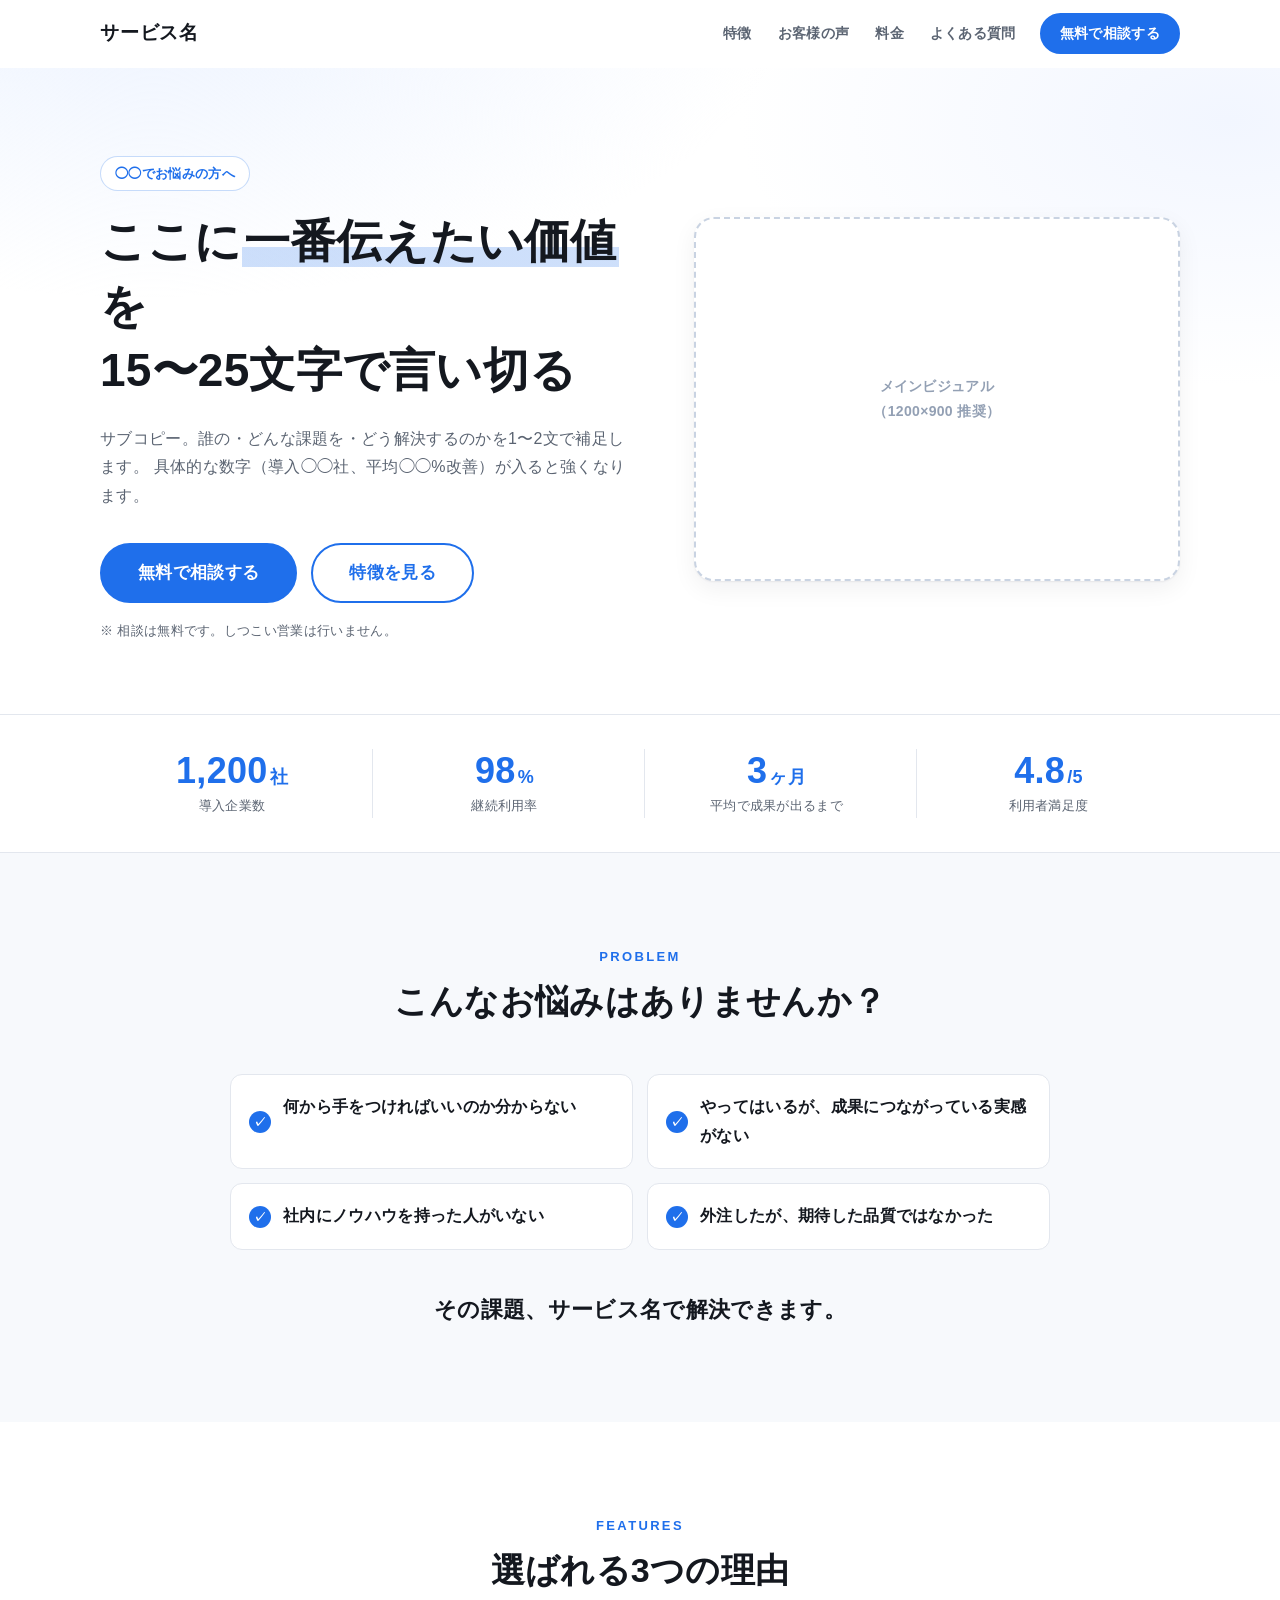
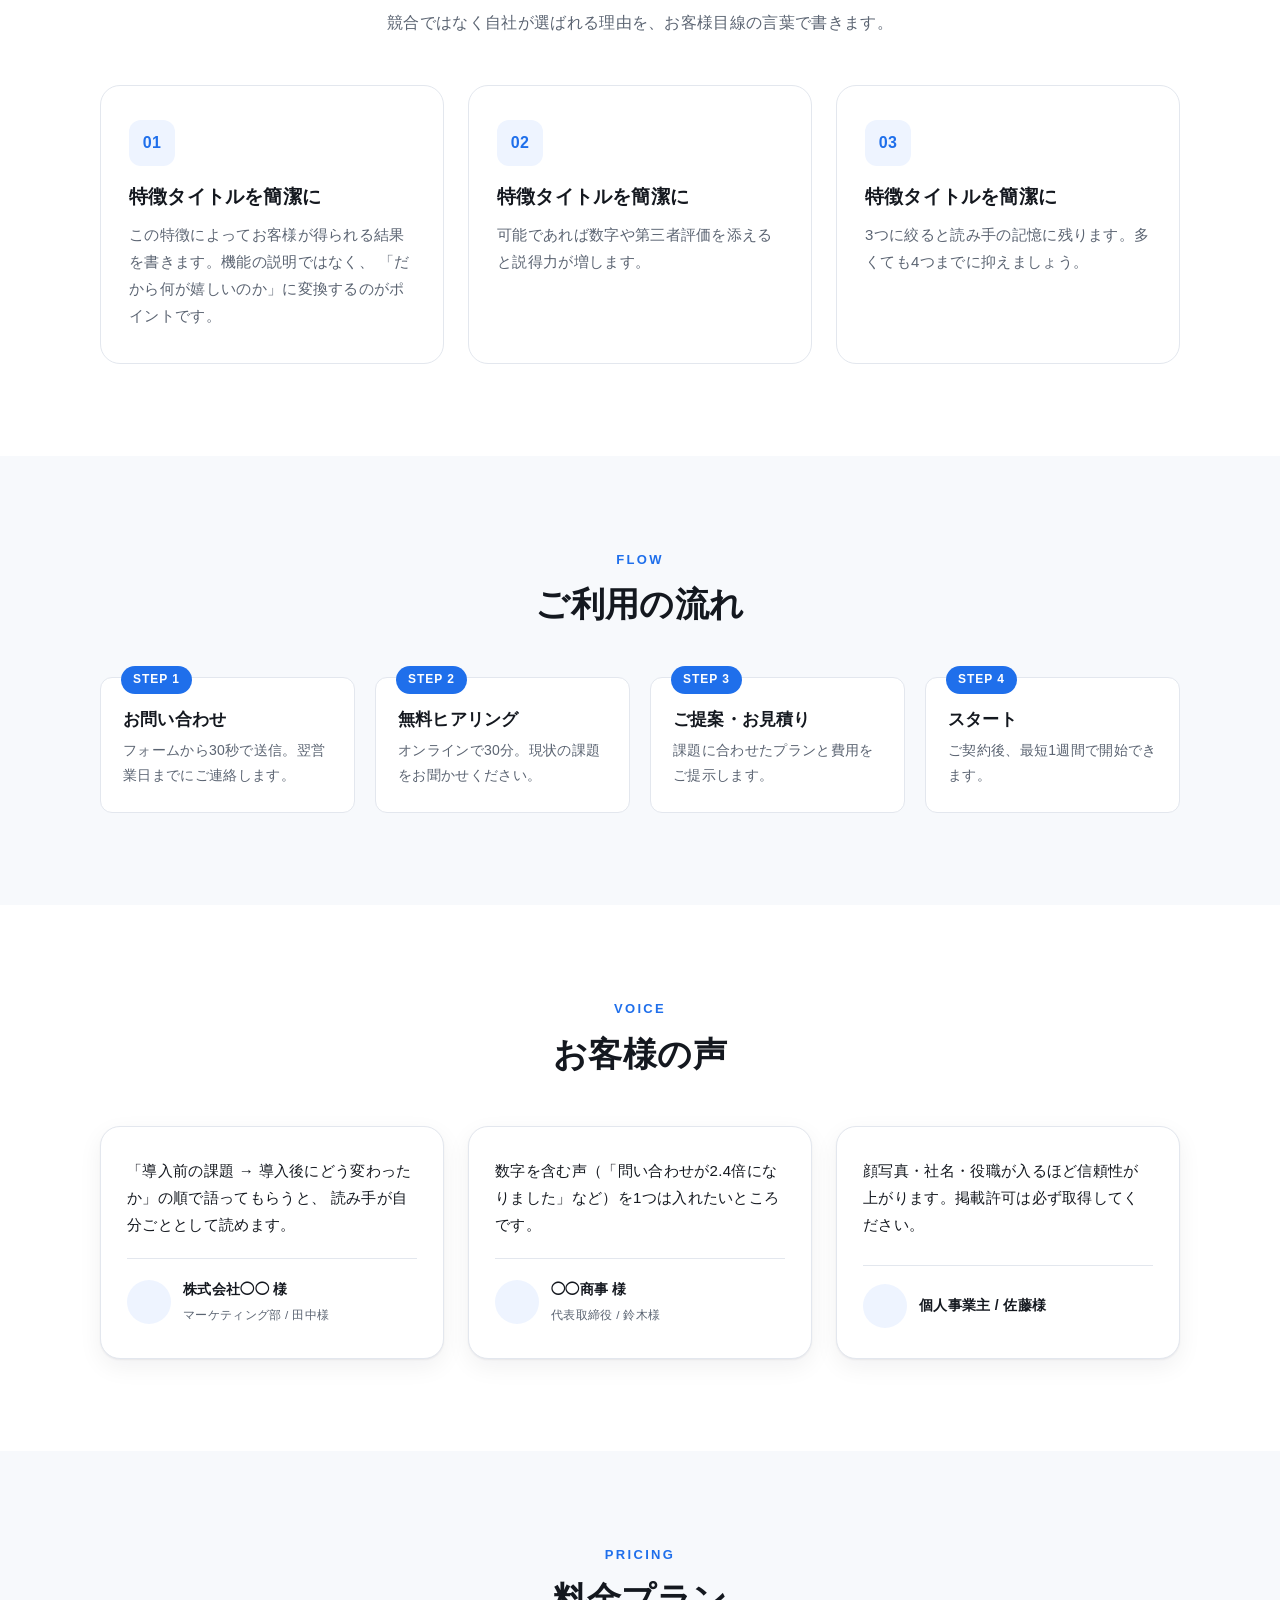
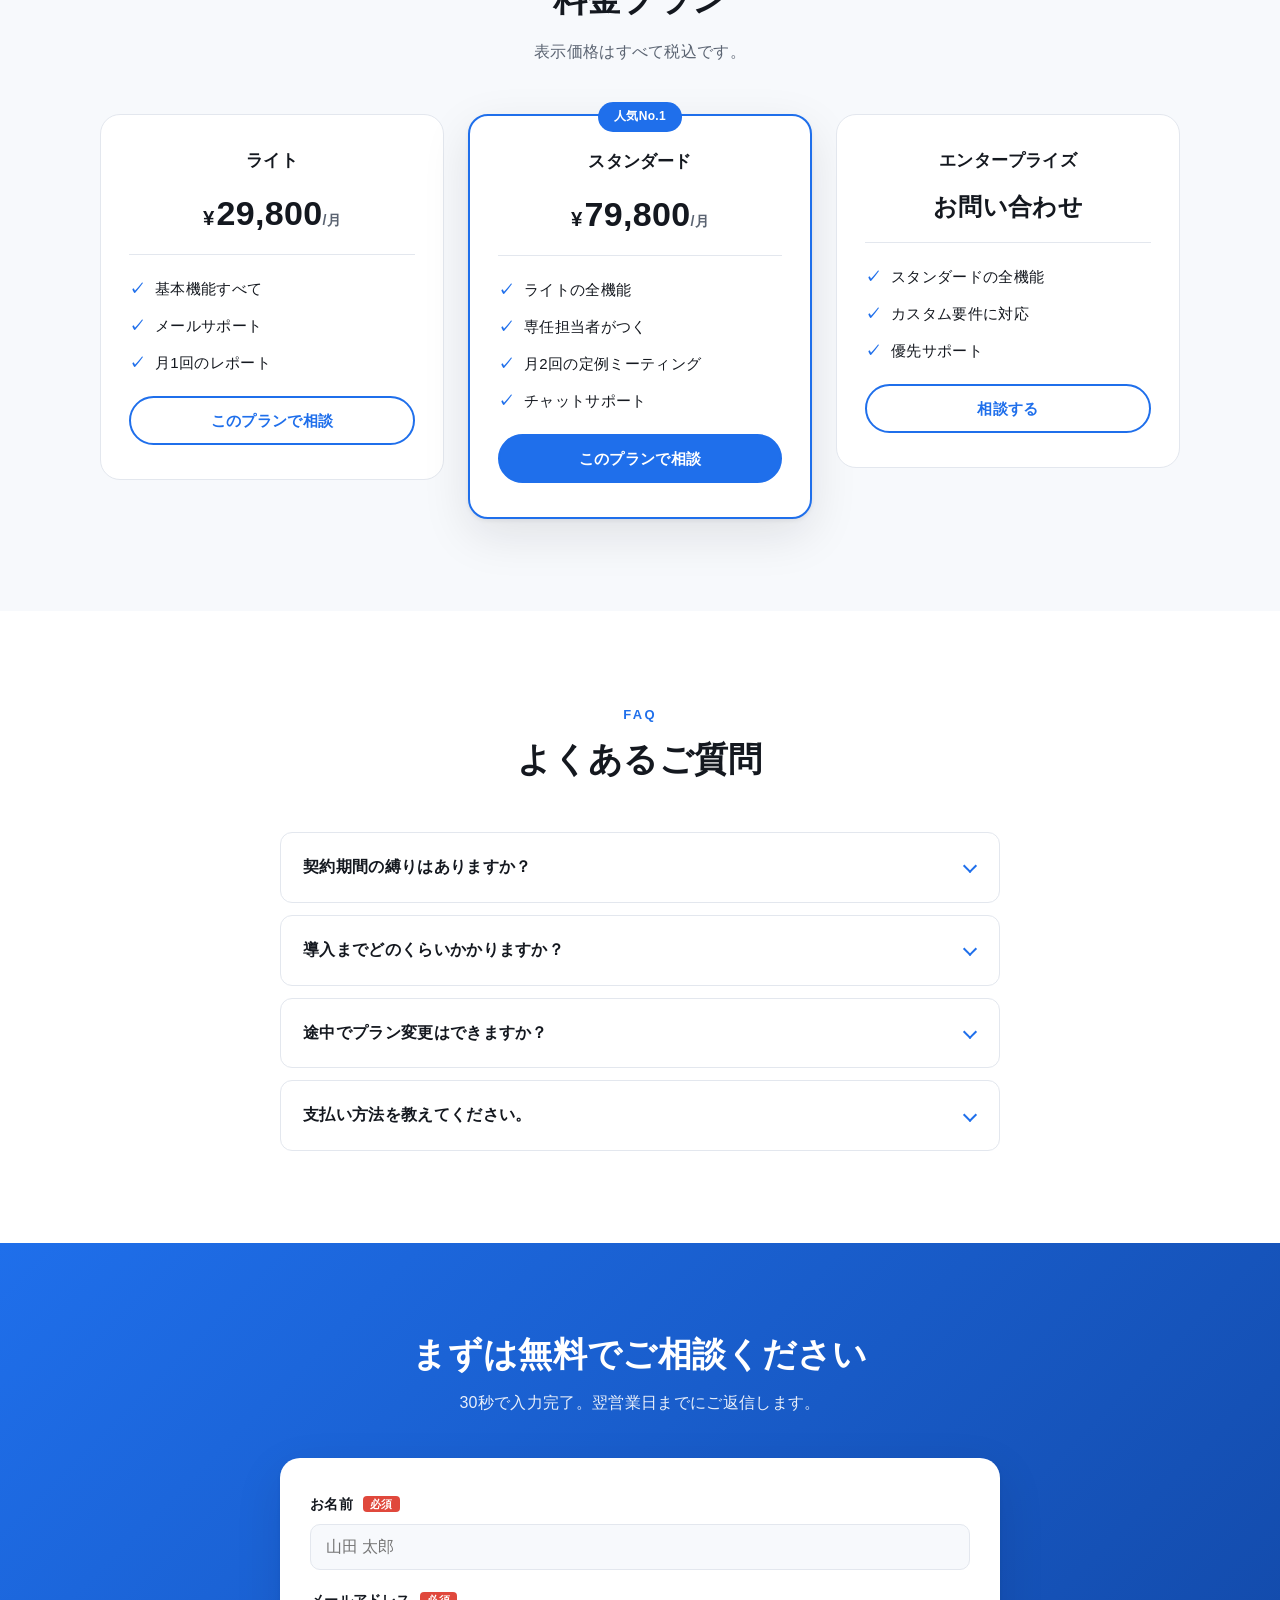
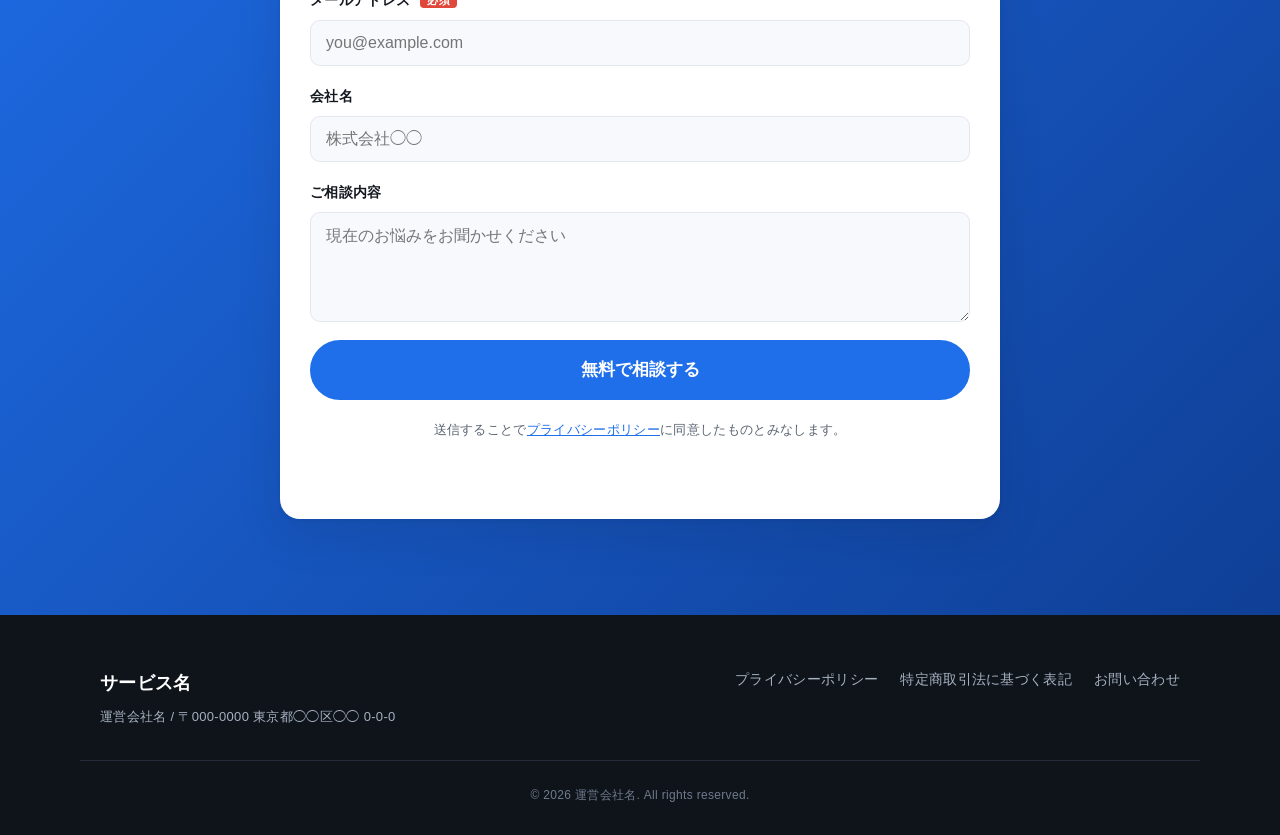
<file: template.html>
<!DOCTYPE html>
<html lang="ja">
<head>
<meta charset="UTF-8">
<meta name="viewport" content="width=device-width, initial-scale=1">
<title>サービス名 | キャッチコピーをここに</title>
<meta name="description" content="ここに120文字程度のサービス説明を入れます。検索結果に表示される文章です。">

<!-- OGP（SNSシェア時の表示） -->
<meta property="og:type" content="website">
<meta property="og:title" content="サービス名 | キャッチコピーをここに">
<meta property="og:description" content="ここに120文字程度のサービス説明を入れます。">
<meta property="og:image" content="/assets/ogp.png">
<meta property="og:url" content="https://example.vercel.app/">
<meta name="twitter:card" content="summary_large_image">

<link rel="icon" href="/assets/favicon.svg" type="image/svg+xml">
<link rel="stylesheet" href="/css/style.css">
</head>
<body>

<!-- ============ ヘッダー ============ -->
<header class="header" id="header">
  <div class="container header__inner">
    <a class="header__logo" href="#hero">サービス名</a>
    <nav class="header__nav">
      <a href="#features">特徴</a>
      <a href="#voice">お客様の声</a>
      <a href="#pricing">料金</a>
      <a href="#faq">よくある質問</a>
    </nav>
    <a class="btn btn--sm" href="#cta">無料で相談する</a>
  </div>
</header>

<main>

  <!-- ============ ヒーロー ============ -->
  <section class="hero" id="hero">
    <div class="container hero__inner">
      <div class="hero__body">
        <p class="hero__eyebrow">◯◯でお悩みの方へ</p>
        <h1 class="hero__title">
          ここに<span class="mark">一番伝えたい価値</span>を<br>
          15〜25文字で言い切る
        </h1>
        <p class="hero__lead">
          サブコピー。誰の・どんな課題を・どう解決するのかを1〜2文で補足します。
          具体的な数字（導入◯◯社、平均◯◯%改善）が入ると強くなります。
        </p>
        <div class="hero__actions">
          <a class="btn btn--lg" href="#cta">無料で相談する</a>
          <a class="btn btn--ghost btn--lg" href="#features">特徴を見る</a>
        </div>
        <p class="hero__note">※ 相談は無料です。しつこい営業は行いません。</p>
      </div>
      <div class="hero__visual">
        <div class="placeholder placeholder--hero">メインビジュアル<br>（1200×900 推奨）</div>
      </div>
    </div>
  </section>

  <!-- ============ 実績バー ============ -->
  <section class="stats">
    <div class="container stats__inner">
      <div class="stat"><span class="stat__num">1,200<small>社</small></span><span class="stat__label">導入企業数</span></div>
      <div class="stat"><span class="stat__num">98<small>%</small></span><span class="stat__label">継続利用率</span></div>
      <div class="stat"><span class="stat__num">3<small>ヶ月</small></span><span class="stat__label">平均で成果が出るまで</span></div>
      <div class="stat"><span class="stat__num">4.8<small>/5</small></span><span class="stat__label">利用者満足度</span></div>
    </div>
  </section>

  <!-- ============ 課題提起 ============ -->
  <section class="section section--tint" id="problem">
    <div class="container">
      <p class="section__eyebrow">Problem</p>
      <h2 class="section__title">こんなお悩みはありませんか？</h2>
      <ul class="problems">
        <li class="problem">何から手をつければいいのか分からない</li>
        <li class="problem">やってはいるが、成果につながっている実感がない</li>
        <li class="problem">社内にノウハウを持った人がいない</li>
        <li class="problem">外注したが、期待した品質ではなかった</li>
      </ul>
      <p class="problems__bridge">その課題、<strong>サービス名</strong>で解決できます。</p>
    </div>
  </section>

  <!-- ============ 特徴 ============ -->
  <section class="section" id="features">
    <div class="container">
      <p class="section__eyebrow">Features</p>
      <h2 class="section__title">選ばれる3つの理由</h2>
      <p class="section__lead">競合ではなく自社が選ばれる理由を、お客様目線の言葉で書きます。</p>

      <div class="cards">
        <article class="card">
          <div class="card__icon" aria-hidden="true">01</div>
          <h3 class="card__title">特徴タイトルを簡潔に</h3>
          <p class="card__text">
            この特徴によってお客様が得られる結果を書きます。機能の説明ではなく、
            「だから何が嬉しいのか」に変換するのがポイントです。
          </p>
        </article>
        <article class="card">
          <div class="card__icon" aria-hidden="true">02</div>
          <h3 class="card__title">特徴タイトルを簡潔に</h3>
          <p class="card__text">
            可能であれば数字や第三者評価を添えると説得力が増します。
          </p>
        </article>
        <article class="card">
          <div class="card__icon" aria-hidden="true">03</div>
          <h3 class="card__title">特徴タイトルを簡潔に</h3>
          <p class="card__text">
            3つに絞ると読み手の記憶に残ります。多くても4つまでに抑えましょう。
          </p>
        </article>
      </div>
    </div>
  </section>

  <!-- ============ 流れ ============ -->
  <section class="section section--tint" id="flow">
    <div class="container">
      <p class="section__eyebrow">Flow</p>
      <h2 class="section__title">ご利用の流れ</h2>
      <ol class="flow">
        <li class="flow__step">
          <h3 class="flow__title">お問い合わせ</h3>
          <p class="flow__text">フォームから30秒で送信。翌営業日までにご連絡します。</p>
        </li>
        <li class="flow__step">
          <h3 class="flow__title">無料ヒアリング</h3>
          <p class="flow__text">オンラインで30分。現状の課題をお聞かせください。</p>
        </li>
        <li class="flow__step">
          <h3 class="flow__title">ご提案・お見積り</h3>
          <p class="flow__text">課題に合わせたプランと費用をご提示します。</p>
        </li>
        <li class="flow__step">
          <h3 class="flow__title">スタート</h3>
          <p class="flow__text">ご契約後、最短1週間で開始できます。</p>
        </li>
      </ol>
    </div>
  </section>

  <!-- ============ お客様の声 ============ -->
  <section class="section" id="voice">
    <div class="container">
      <p class="section__eyebrow">Voice</p>
      <h2 class="section__title">お客様の声</h2>
      <div class="voices">
        <figure class="voice">
          <blockquote class="voice__quote">
            「導入前の課題 → 導入後にどう変わったか」の順で語ってもらうと、
            読み手が自分ごととして読めます。
          </blockquote>
          <figcaption class="voice__meta">
            <span class="voice__avatar" aria-hidden="true"></span>
            <span>株式会社◯◯ 様<br><small>マーケティング部 / 田中様</small></span>
          </figcaption>
        </figure>
        <figure class="voice">
          <blockquote class="voice__quote">
            数字を含む声（「問い合わせが2.4倍になりました」など）を1つは入れたいところです。
          </blockquote>
          <figcaption class="voice__meta">
            <span class="voice__avatar" aria-hidden="true"></span>
            <span>◯◯商事 様<br><small>代表取締役 / 鈴木様</small></span>
          </figcaption>
        </figure>
        <figure class="voice">
          <blockquote class="voice__quote">
            顔写真・社名・役職が入るほど信頼性が上がります。掲載許可は必ず取得してください。
          </blockquote>
          <figcaption class="voice__meta">
            <span class="voice__avatar" aria-hidden="true"></span>
            <span>個人事業主 / 佐藤様</span>
          </figcaption>
        </figure>
      </div>
    </div>
  </section>

  <!-- ============ 料金 ============ -->
  <section class="section section--tint" id="pricing">
    <div class="container">
      <p class="section__eyebrow">Pricing</p>
      <h2 class="section__title">料金プラン</h2>
      <p class="section__lead">表示価格はすべて税込です。</p>

      <div class="plans">
        <article class="plan">
          <h3 class="plan__name">ライト</h3>
          <p class="plan__price"><span>¥</span>29,800<small>/月</small></p>
          <ul class="plan__list">
            <li>基本機能すべて</li>
            <li>メールサポート</li>
            <li>月1回のレポート</li>
          </ul>
          <a class="btn btn--ghost btn--block" href="#cta">このプランで相談</a>
        </article>

        <article class="plan plan--featured">
          <span class="plan__badge">人気No.1</span>
          <h3 class="plan__name">スタンダード</h3>
          <p class="plan__price"><span>¥</span>79,800<small>/月</small></p>
          <ul class="plan__list">
            <li>ライトの全機能</li>
            <li>専任担当者がつく</li>
            <li>月2回の定例ミーティング</li>
            <li>チャットサポート</li>
          </ul>
          <a class="btn btn--block" href="#cta">このプランで相談</a>
        </article>

        <article class="plan">
          <h3 class="plan__name">エンタープライズ</h3>
          <p class="plan__price plan__price--ask">お問い合わせ</p>
          <ul class="plan__list">
            <li>スタンダードの全機能</li>
            <li>カスタム要件に対応</li>
            <li>優先サポート</li>
          </ul>
          <a class="btn btn--ghost btn--block" href="#cta">相談する</a>
        </article>
      </div>
    </div>
  </section>

  <!-- ============ FAQ ============ -->
  <section class="section" id="faq">
    <div class="container container--narrow">
      <p class="section__eyebrow">FAQ</p>
      <h2 class="section__title">よくあるご質問</h2>
      <div class="faq">
        <details class="faq__item">
          <summary class="faq__q">契約期間の縛りはありますか？</summary>
          <div class="faq__a"><p>回答をここに書きます。申込み前の不安を1つずつ潰すのがFAQの役割です。</p></div>
        </details>
        <details class="faq__item">
          <summary class="faq__q">導入までどのくらいかかりますか？</summary>
          <div class="faq__a"><p>「価格」「期間」「解約」「サポート」は特に聞かれやすい項目です。</p></div>
        </details>
        <details class="faq__item">
          <summary class="faq__q">途中でプラン変更はできますか？</summary>
          <div class="faq__a"><p>回答をここに書きます。</p></div>
        </details>
        <details class="faq__item">
          <summary class="faq__q">支払い方法を教えてください。</summary>
          <div class="faq__a"><p>回答をここに書きます。</p></div>
        </details>
      </div>
    </div>
  </section>

  <!-- ============ CTA / フォーム ============ -->
  <section class="cta" id="cta">
    <div class="container container--narrow">
      <h2 class="cta__title">まずは無料でご相談ください</h2>
      <p class="cta__lead">30秒で入力完了。翌営業日までにご返信します。</p>

      <!-- 送信先は未設定です。README の「フォームの接続」を参照してください -->
      <form class="form" id="contact-form" novalidate>
        <div class="form__row">
          <label class="form__label" for="name">お名前 <span class="req">必須</span></label>
          <input class="form__input" type="text" id="name" name="name" autocomplete="name" required placeholder="山田 太郎">
        </div>
        <div class="form__row">
          <label class="form__label" for="email">メールアドレス <span class="req">必須</span></label>
          <input class="form__input" type="email" id="email" name="email" autocomplete="email" required placeholder="you@example.com">
        </div>
        <div class="form__row">
          <label class="form__label" for="company">会社名</label>
          <input class="form__input" type="text" id="company" name="company" autocomplete="organization" placeholder="株式会社◯◯">
        </div>
        <div class="form__row">
          <label class="form__label" for="message">ご相談内容</label>
          <textarea class="form__input" id="message" name="message" rows="4" placeholder="現在のお悩みをお聞かせください"></textarea>
        </div>
        <button class="btn btn--lg btn--block" type="submit">無料で相談する</button>
        <p class="form__privacy">送信することで<a href="/privacy.html">プライバシーポリシー</a>に同意したものとみなします。</p>
        <p class="form__status" id="form-status" role="status" aria-live="polite"></p>
      </form>
    </div>
  </section>

</main>

<!-- ============ フッター ============ -->
<footer class="footer">
  <div class="container footer__inner">
    <div>
      <p class="footer__logo">サービス名</p>
      <p class="footer__addr">運営会社名 / 〒000-0000 東京都◯◯区◯◯ 0-0-0</p>
    </div>
    <nav class="footer__nav">
      <a href="/privacy.html">プライバシーポリシー</a>
      <a href="/tokushoho.html">特定商取引法に基づく表記</a>
      <a href="#cta">お問い合わせ</a>
    </nav>
  </div>
  <p class="footer__copy">&copy; <span id="year">2026</span> 運営会社名. All rights reserved.</p>
</footer>

<!-- スマホ用の固定CTA -->
<div class="sticky-cta">
  <a class="btn btn--block" href="#cta">無料で相談する</a>
</div>

<script src="/js/main.js" defer></script>
</body>
</html>
</file>
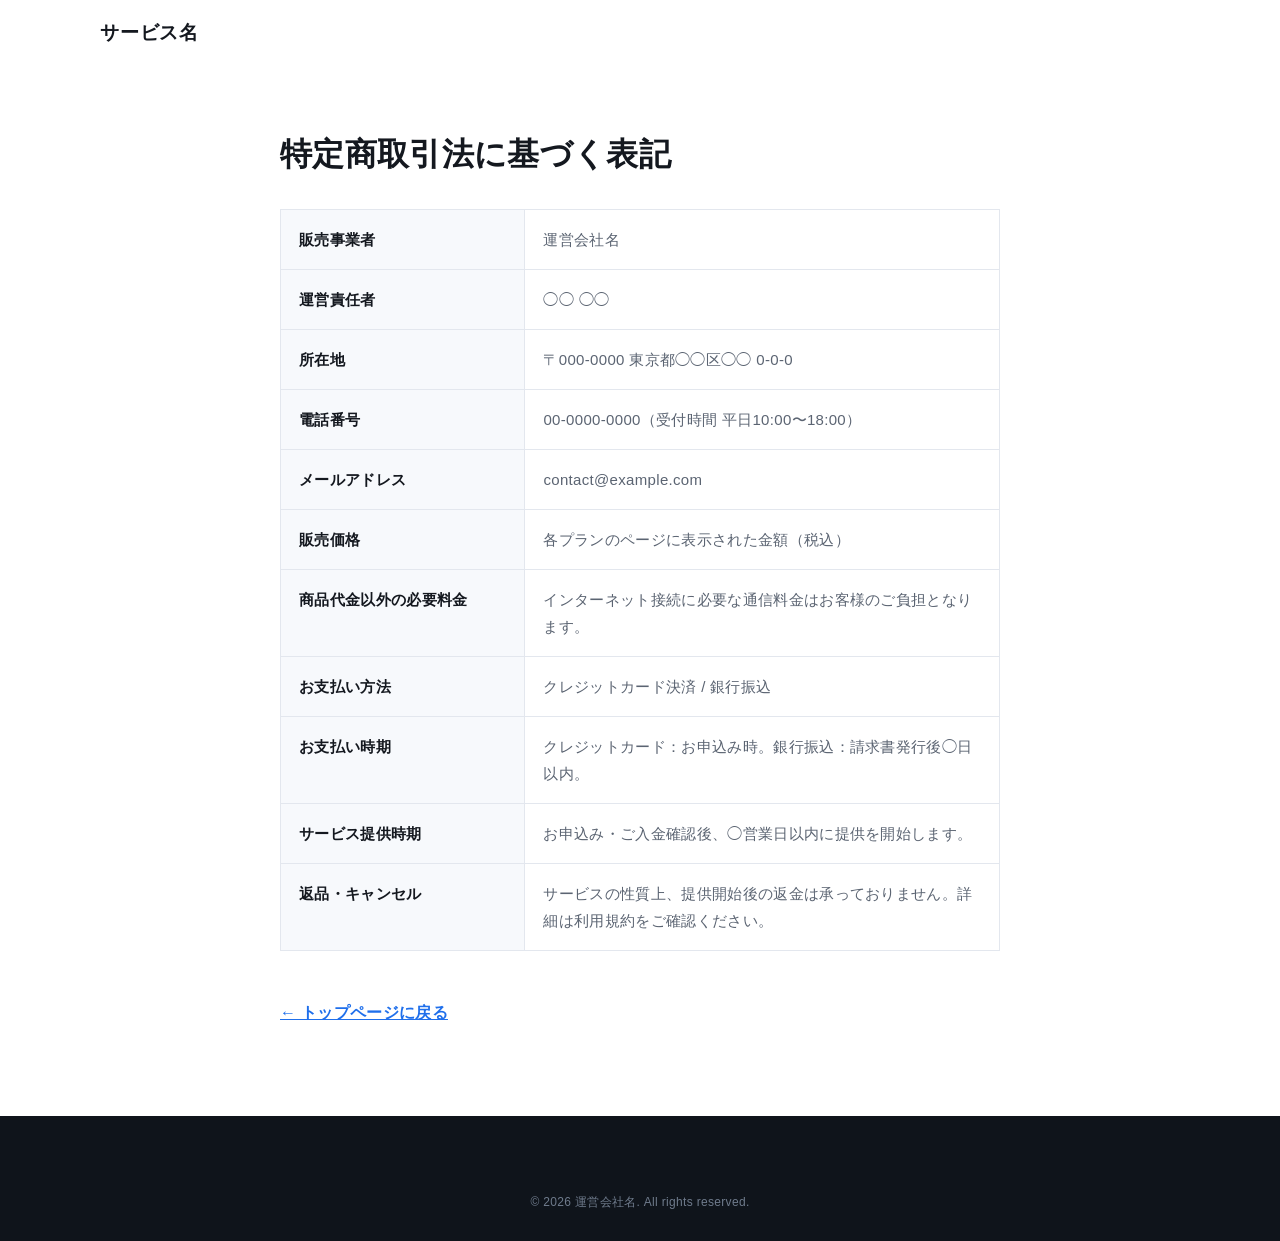
<file: tokushoho.html>
<!DOCTYPE html>
<html lang="ja">
<head>
<meta charset="UTF-8">
<meta name="viewport" content="width=device-width, initial-scale=1">
<title>特定商取引法に基づく表記 | サービス名</title>
<meta name="robots" content="noindex">
<link rel="icon" href="/assets/favicon.svg" type="image/svg+xml">
<link rel="stylesheet" href="/css/style.css">
<style>
  .doc { padding: 64px 0 88px; }
  .doc h1 { font-size: clamp(24px, 3.2vw, 32px); font-weight: 800; margin-bottom: 32px; }
  .doc__table { width: 100%; border-collapse: collapse; font-size: 15px; }
  .doc__table th, .doc__table td { padding: 16px 18px; text-align: left; vertical-align: top; border: 1px solid var(--border); }
  .doc__table th { width: 34%; font-weight: 700; background: var(--bg-tint); white-space: nowrap; }
  .doc__table td { color: var(--text-muted); }
  .doc__scroll { overflow-x: auto; }
  .doc__back { display: inline-block; margin-top: 48px; font-weight: 700; }
</style>
</head>
<body>

<header class="header" id="header">
  <div class="container header__inner">
    <a class="header__logo" href="/">サービス名</a>
  </div>
</header>

<main class="doc">
  <div class="container container--narrow">
    <h1>特定商取引法に基づく表記</h1>

    <div class="doc__scroll">
      <table class="doc__table">
        <tbody>
          <tr><th>販売事業者</th><td>運営会社名</td></tr>
          <tr><th>運営責任者</th><td>◯◯ ◯◯</td></tr>
          <tr><th>所在地</th><td>〒000-0000 東京都◯◯区◯◯ 0-0-0</td></tr>
          <tr><th>電話番号</th><td>00-0000-0000（受付時間 平日10:00〜18:00）</td></tr>
          <tr><th>メールアドレス</th><td>contact@example.com</td></tr>
          <tr><th>販売価格</th><td>各プランのページに表示された金額（税込）</td></tr>
          <tr><th>商品代金以外の必要料金</th><td>インターネット接続に必要な通信料金はお客様のご負担となります。</td></tr>
          <tr><th>お支払い方法</th><td>クレジットカード決済 / 銀行振込</td></tr>
          <tr><th>お支払い時期</th><td>クレジットカード：お申込み時。銀行振込：請求書発行後◯日以内。</td></tr>
          <tr><th>サービス提供時期</th><td>お申込み・ご入金確認後、◯営業日以内に提供を開始します。</td></tr>
          <tr><th>返品・キャンセル</th><td>サービスの性質上、提供開始後の返金は承っておりません。詳細は利用規約をご確認ください。</td></tr>
        </tbody>
      </table>
    </div>

    <p><a class="doc__back" href="/">← トップページに戻る</a></p>
  </div>
</main>

<footer class="footer">
  <p class="footer__copy">&copy; <span id="year">2026</span> 運営会社名. All rights reserved.</p>
</footer>

<script src="/js/main.js" defer></script>
</body>
</html>
</file>
<file: css/style.css>
@charset "UTF-8";

/* =========================================================
   デザイントークン
   ブランドカラーを変えるときは --brand 系だけ書き換えれば
   ページ全体に反映されます。
   ========================================================= */
:root {
  --brand:        #1f6feb;
  --brand-dark:   #1553bb;
  --brand-tint:   #eef4ff;

  --text:         #14181f;
  --text-muted:   #5b6472;
  --border:       #e3e7ee;
  --bg:           #ffffff;
  --bg-tint:      #f7f9fc;

  --radius:       12px;
  --radius-lg:    20px;
  --shadow:       0 1px 2px rgba(20,24,31,.06), 0 8px 24px rgba(20,24,31,.06);
  --shadow-lg:    0 2px 4px rgba(20,24,31,.06), 0 16px 48px rgba(20,24,31,.10);

  --container:    1120px;
  --header-h:     68px;

  --font: "Helvetica Neue", Arial, "Hiragino Kaku Gothic ProN",
          "Hiragino Sans", "BIZ UDPGothic", Meiryo, sans-serif;
}

/* =========================================================
   ベース
   ========================================================= */
*, *::before, *::after { box-sizing: border-box; }

html {
  scroll-behavior: smooth;
  scroll-padding-top: calc(var(--header-h) + 16px);
  -webkit-text-size-adjust: 100%;
}

body {
  margin: 0;
  font-family: var(--font);
  font-size: 16px;
  line-height: 1.8;
  color: var(--text);
  background: var(--bg);
  letter-spacing: .02em;
}

img { max-width: 100%; height: auto; display: block; }
a { color: var(--brand); }

h1, h2, h3 { line-height: 1.4; letter-spacing: .01em; margin: 0; }
p { margin: 0; }
ul, ol { margin: 0; padding: 0; list-style: none; }

.container {
  width: 100%;
  max-width: var(--container);
  margin-inline: auto;
  padding-inline: 20px;
}
.container--narrow { max-width: 760px; }

.mark {
  background: linear-gradient(transparent 62%, rgba(31,111,235,.22) 62%);
  padding-inline: 2px;
}

/* =========================================================
   ボタン
   ========================================================= */
.btn {
  display: inline-flex;
  align-items: center;
  justify-content: center;
  gap: 8px;
  padding: 12px 24px;
  font-size: 15px;
  font-weight: 700;
  line-height: 1.4;
  color: #fff;
  background: var(--brand);
  border: 2px solid var(--brand);
  border-radius: 999px;
  text-decoration: none;
  cursor: pointer;
  transition: background .18s ease, border-color .18s ease,
              transform .18s ease, box-shadow .18s ease;
}
.btn:hover {
  background: var(--brand-dark);
  border-color: var(--brand-dark);
  transform: translateY(-1px);
  box-shadow: var(--shadow);
}
.btn:active { transform: translateY(0); }
.btn:focus-visible { outline: 3px solid rgba(31,111,235,.4); outline-offset: 2px; }

.btn--ghost { color: var(--brand); background: transparent; }
.btn--ghost:hover { color: #fff; background: var(--brand); }

.btn--sm  { padding: 9px 18px;  font-size: 14px; }
.btn--lg  { padding: 16px 36px; font-size: 17px; }
.btn--block { display: flex; width: 100%; }

/* =========================================================
   ヘッダー
   ========================================================= */
.header {
  position: sticky;
  top: 0;
  z-index: 50;
  height: var(--header-h);
  background: rgba(255,255,255,.86);
  backdrop-filter: blur(12px);
  border-bottom: 1px solid transparent;
  transition: border-color .2s ease, box-shadow .2s ease;
}
.header.is-scrolled {
  border-bottom-color: var(--border);
  box-shadow: 0 1px 12px rgba(20,24,31,.05);
}
.header__inner {
  display: flex;
  align-items: center;
  gap: 24px;
  height: 100%;
}
.header__logo {
  font-size: 19px;
  font-weight: 800;
  color: var(--text);
  text-decoration: none;
  letter-spacing: .04em;
}
.header__nav {
  display: flex;
  gap: 26px;
  margin-left: auto;
  font-size: 14px;
  font-weight: 600;
}
.header__nav a {
  color: var(--text-muted);
  text-decoration: none;
  transition: color .15s ease;
}
.header__nav a:hover { color: var(--brand); }

/* =========================================================
   ヒーロー
   ========================================================= */
.hero {
  position: relative;
  padding: 88px 0 72px;
  background:
    radial-gradient(900px 420px at 12% -10%, var(--brand-tint), transparent 70%),
    radial-gradient(700px 380px at 96% 8%, #f2f6ff, transparent 70%);
  overflow: hidden;
}
.hero__inner {
  display: grid;
  grid-template-columns: 1.05fr .95fr;
  gap: 56px;
  align-items: center;
}
.hero__eyebrow {
  display: inline-block;
  margin-bottom: 18px;
  padding: 5px 14px;
  font-size: 13px;
  font-weight: 700;
  color: var(--brand);
  background: #fff;
  border: 1px solid rgba(31,111,235,.25);
  border-radius: 999px;
}
.hero__title {
  font-size: clamp(28px, 4.4vw, 46px);
  font-weight: 800;
  letter-spacing: .005em;
  margin-bottom: 22px;
}
.hero__lead {
  max-width: 46em;
  color: var(--text-muted);
  margin-bottom: 32px;
}
.hero__actions { display: flex; flex-wrap: wrap; gap: 14px; }
.hero__note { margin-top: 16px; font-size: 13px; color: var(--text-muted); }

.placeholder {
  display: grid;
  place-items: center;
  text-align: center;
  font-size: 14px;
  font-weight: 600;
  color: #93a0b4;
  background: #fff;
  border: 2px dashed #c9d3e2;
  border-radius: var(--radius-lg);
  box-shadow: var(--shadow);
}
.placeholder--hero { aspect-ratio: 4 / 3; }

/* =========================================================
   実績バー
   ========================================================= */
.stats { border-block: 1px solid var(--border); background: var(--bg); }
.stats__inner {
  display: grid;
  grid-template-columns: repeat(4, 1fr);
  gap: 8px;
  padding-block: 34px;
  text-align: center;
}
.stat { display: flex; flex-direction: column; gap: 2px; }
.stat + .stat { border-left: 1px solid var(--border); }
.stat__num {
  font-size: clamp(26px, 3.4vw, 36px);
  font-weight: 800;
  line-height: 1.2;
  color: var(--brand);
}
.stat__num small { font-size: .5em; margin-left: 2px; }
.stat__label { font-size: 13px; color: var(--text-muted); }

/* =========================================================
   セクション共通
   ========================================================= */
.section { padding: 92px 0; }
.section--tint { background: var(--bg-tint); }

.section__eyebrow {
  text-align: center;
  font-size: 13px;
  font-weight: 800;
  letter-spacing: .18em;
  text-transform: uppercase;
  color: var(--brand);
  margin-bottom: 10px;
}
.section__title {
  text-align: center;
  font-size: clamp(24px, 3.2vw, 34px);
  font-weight: 800;
  margin-bottom: 14px;
}
.section__lead {
  max-width: 44em;
  margin: 0 auto 48px;
  text-align: center;
  color: var(--text-muted);
}
.section__title + .cards,
.section__title + .problems,
.section__title + .flow,
.section__title + .voices,
.section__title + .plans,
.section__title + .faq { margin-top: 48px; }

/* =========================================================
   課題提起
   ========================================================= */
.problems {
  display: grid;
  grid-template-columns: repeat(2, 1fr);
  gap: 14px;
  max-width: 820px;
  margin-inline: auto;
}
.problem {
  position: relative;
  padding: 18px 20px 18px 52px;
  font-weight: 600;
  background: #fff;
  border: 1px solid var(--border);
  border-radius: var(--radius);
}
.problem::before {
  content: "✓";
  position: absolute;
  left: 18px;
  top: 50%;
  transform: translateY(-50%);
  display: grid;
  place-items: center;
  width: 22px;
  height: 22px;
  font-size: 13px;
  color: #fff;
  background: var(--brand);
  border-radius: 50%;
}
.problems__bridge {
  margin-top: 40px;
  text-align: center;
  font-size: clamp(18px, 2.4vw, 22px);
  font-weight: 700;
}

/* =========================================================
   特徴カード
   ========================================================= */
.cards {
  display: grid;
  grid-template-columns: repeat(3, 1fr);
  gap: 24px;
}
.card {
  padding: 34px 28px;
  background: #fff;
  border: 1px solid var(--border);
  border-radius: var(--radius-lg);
  transition: transform .2s ease, box-shadow .2s ease;
}
.card:hover { transform: translateY(-4px); box-shadow: var(--shadow-lg); }
.card__icon {
  display: grid;
  place-items: center;
  width: 46px;
  height: 46px;
  margin-bottom: 18px;
  font-size: 16px;
  font-weight: 800;
  color: var(--brand);
  background: var(--brand-tint);
  border-radius: 12px;
}
.card__title { font-size: 19px; font-weight: 700; margin-bottom: 10px; }
.card__text { font-size: 15px; color: var(--text-muted); }

/* =========================================================
   流れ
   ========================================================= */
.flow {
  counter-reset: step;
  display: grid;
  grid-template-columns: repeat(4, 1fr);
  gap: 20px;
}
.flow__step {
  counter-increment: step;
  position: relative;
  padding: 30px 22px 24px;
  background: #fff;
  border: 1px solid var(--border);
  border-radius: var(--radius);
}
.flow__step::before {
  content: "STEP " counter(step);
  position: absolute;
  top: -12px;
  left: 20px;
  padding: 3px 12px;
  font-size: 12px;
  font-weight: 800;
  letter-spacing: .08em;
  color: #fff;
  background: var(--brand);
  border-radius: 999px;
}
.flow__title { font-size: 17px; font-weight: 700; margin-bottom: 6px; }
.flow__text { font-size: 14px; color: var(--text-muted); }

/* =========================================================
   お客様の声
   ========================================================= */
.voices {
  display: grid;
  grid-template-columns: repeat(3, 1fr);
  gap: 24px;
}
.voice {
  display: flex;
  flex-direction: column;
  gap: 20px;
  margin: 0;
  padding: 30px 26px;
  background: #fff;
  border: 1px solid var(--border);
  border-radius: var(--radius-lg);
  box-shadow: var(--shadow);
}
.voice__quote { margin: 0; font-size: 15px; }
.voice__meta {
  display: flex;
  align-items: center;
  gap: 12px;
  margin-top: auto;
  padding-top: 18px;
  font-size: 14px;
  font-weight: 600;
  border-top: 1px solid var(--border);
}
.voice__meta small { font-weight: 400; color: var(--text-muted); }
.voice__avatar {
  flex: 0 0 auto;
  width: 44px;
  height: 44px;
  background: var(--brand-tint);
  border-radius: 50%;
}

/* =========================================================
   料金
   ========================================================= */
.plans {
  display: grid;
  grid-template-columns: repeat(3, 1fr);
  gap: 24px;
  align-items: start;
}
.plan {
  position: relative;
  display: flex;
  flex-direction: column;
  gap: 20px;
  padding: 34px 28px;
  background: #fff;
  border: 1px solid var(--border);
  border-radius: var(--radius-lg);
}
.plan--featured {
  border-color: var(--brand);
  border-width: 2px;
  box-shadow: var(--shadow-lg);
}
.plan__badge {
  position: absolute;
  top: -14px;
  left: 50%;
  transform: translateX(-50%);
  padding: 4px 16px;
  font-size: 12px;
  font-weight: 800;
  white-space: nowrap;
  color: #fff;
  background: var(--brand);
  border-radius: 999px;
}
.plan__name { font-size: 17px; font-weight: 700; text-align: center; }
.plan__price {
  text-align: center;
  font-size: 34px;
  font-weight: 800;
  line-height: 1.2;
}
.plan__price span  { font-size: .6em; margin-right: 2px; }
.plan__price small { font-size: .42em; font-weight: 600; color: var(--text-muted); }
.plan__price--ask  { font-size: 24px; }
.plan__list {
  display: grid;
  gap: 10px;
  font-size: 15px;
  padding-top: 20px;
  border-top: 1px solid var(--border);
}
.plan__list li { position: relative; padding-left: 26px; }
.plan__list li::before {
  content: "✓";
  position: absolute;
  left: 0;
  color: var(--brand);
  font-weight: 800;
}
.plan .btn { margin-top: auto; }

/* =========================================================
   FAQ
   ========================================================= */
.faq { display: grid; gap: 12px; }
.faq__item {
  background: #fff;
  border: 1px solid var(--border);
  border-radius: var(--radius);
  overflow: hidden;
}
.faq__q {
  position: relative;
  padding: 20px 56px 20px 22px;
  font-weight: 700;
  cursor: pointer;
  list-style: none;
}
.faq__q::-webkit-details-marker { display: none; }
.faq__q::after {
  content: "";
  position: absolute;
  right: 24px;
  top: 50%;
  width: 10px;
  height: 10px;
  margin-top: -6px;
  border-right: 2px solid var(--brand);
  border-bottom: 2px solid var(--brand);
  transform: rotate(45deg);
  transition: transform .2s ease;
}
.faq__item[open] .faq__q::after { transform: rotate(-135deg); margin-top: -2px; }
.faq__a {
  padding: 0 22px 22px;
  font-size: 15px;
  color: var(--text-muted);
}

/* =========================================================
   CTA / フォーム
   ========================================================= */
.cta {
  padding: 88px 0 96px;
  color: #fff;
  background: linear-gradient(135deg, var(--brand), #0f3f96);
}
.cta__title {
  text-align: center;
  font-size: clamp(24px, 3.2vw, 34px);
  font-weight: 800;
  margin-bottom: 10px;
}
.cta__lead { text-align: center; margin-bottom: 40px; opacity: .9; }

.form {
  display: grid;
  gap: 18px;
  padding: 34px 30px;
  background: #fff;
  color: var(--text);
  border-radius: var(--radius-lg);
  box-shadow: var(--shadow-lg);
}
.form__row { display: grid; gap: 7px; }
.form__label { font-size: 14px; font-weight: 700; }
.req {
  margin-left: 6px;
  padding: 2px 7px;
  font-size: 11px;
  color: #fff;
  background: #e0483c;
  border-radius: 4px;
  vertical-align: 1px;
}
.form__input {
  width: 100%;
  padding: 13px 15px;
  font-family: inherit;
  font-size: 16px;
  color: var(--text);
  background: var(--bg-tint);
  border: 1px solid var(--border);
  border-radius: 10px;
  transition: border-color .15s ease, box-shadow .15s ease, background .15s ease;
}
.form__input:focus {
  outline: none;
  background: #fff;
  border-color: var(--brand);
  box-shadow: 0 0 0 3px rgba(31,111,235,.15);
}
.form__input:user-invalid { border-color: #e0483c; }
textarea.form__input { resize: vertical; min-height: 110px; }

.form__privacy { font-size: 13px; text-align: center; color: var(--text-muted); }
.form__status  { font-size: 14px; text-align: center; font-weight: 600; min-height: 1.8em; }
.form__status.is-error { color: #c0392b; }
.form__status.is-ok    { color: #1c7a4a; }

/* =========================================================
   フッター
   ========================================================= */
.footer {
  padding: 52px 0 28px;
  font-size: 14px;
  background: #0f141b;
  color: #a7b1c0;
}
.footer__inner {
  display: flex;
  flex-wrap: wrap;
  gap: 28px;
  justify-content: space-between;
  padding-bottom: 32px;
  border-bottom: 1px solid #232c38;
}
.footer__logo { font-size: 18px; font-weight: 800; color: #fff; margin-bottom: 6px; }
.footer__addr { font-size: 13px; }
.footer__nav  { display: flex; flex-wrap: wrap; gap: 22px; }
.footer__nav a { color: #a7b1c0; text-decoration: none; }
.footer__nav a:hover { color: #fff; text-decoration: underline; }
.footer__copy { margin-top: 24px; text-align: center; font-size: 12px; color: #6f7b8c; }

/* =========================================================
   スマホ固定CTA（PCでは非表示）
   ========================================================= */
.sticky-cta {
  display: none;
  position: fixed;
  inset: auto 0 0 0;
  z-index: 60;
  padding: 10px 16px calc(10px + env(safe-area-inset-bottom));
  background: rgba(255,255,255,.94);
  backdrop-filter: blur(10px);
  border-top: 1px solid var(--border);
  transform: translateY(110%);
  transition: transform .25s ease;
}
.sticky-cta.is-visible { transform: translateY(0); }

/* =========================================================
   スクロール時のフェードイン
   ========================================================= */
.reveal {
  opacity: 0;
  transform: translateY(18px);
  transition: opacity .6s ease, transform .6s ease;
}
.reveal.is-in { opacity: 1; transform: none; }

/* =========================================================
   レスポンシブ
   ========================================================= */
@media (max-width: 960px) {
  .hero__inner { grid-template-columns: 1fr; gap: 40px; }
  .hero__visual { order: -1; }
  .cards, .voices, .plans { grid-template-columns: 1fr; }
  .flow { grid-template-columns: repeat(2, 1fr); }
  .header__nav { display: none; }
}

@media (max-width: 640px) {
  body { font-size: 15px; line-height: 1.75; }
  .section { padding: 64px 0; }
  .hero { padding: 56px 0 48px; }
  .stats__inner { grid-template-columns: repeat(2, 1fr); gap: 22px 8px; }
  .stat:nth-child(3) { border-left: none; }
  .problems, .flow { grid-template-columns: 1fr; }
  .form { padding: 26px 20px; }
  .hero__actions .btn { flex: 1 1 100%; }
  .sticky-cta { display: block; }
  body { padding-bottom: 76px; }
}

/* アニメーションを減らす設定のユーザーに配慮 */
@media (prefers-reduced-motion: reduce) {
  html { scroll-behavior: auto; }
  *, *::before, *::after {
    animation-duration: .01ms !important;
    transition-duration: .01ms !important;
  }
  .reveal { opacity: 1; transform: none; }
}

/* 印刷 */
@media print {
  .header, .sticky-cta, .cta { display: none; }
}
</file>
